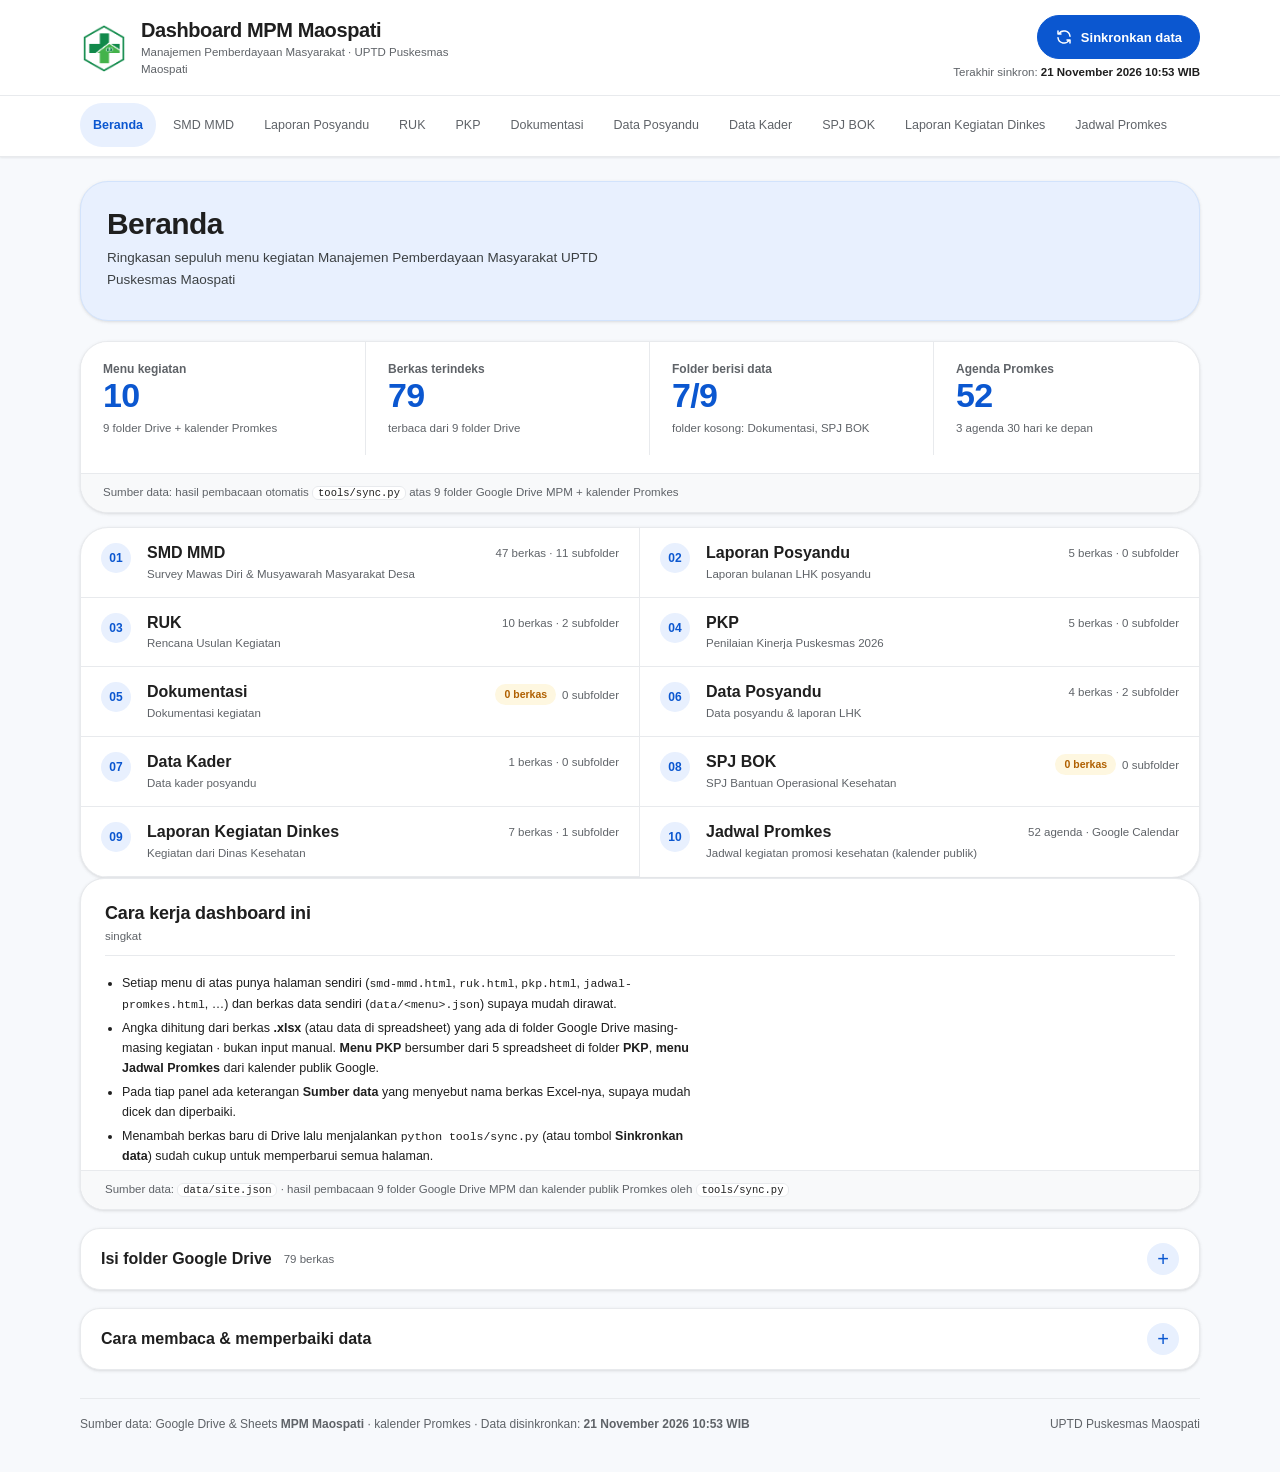
<file: index.html>
<!doctype html>
<html lang="id">
<head>
<meta charset="utf-8"/>
<meta name="viewport" content="width=device-width,initial-scale=1"/>
<meta name="theme-color" content="#f7f9fc"/>
<title>Dashboard MPM Maospati</title>
<meta name="description" content="Ringkasan sepuluh menu kegiatan Manajemen Pemberdayaan Masyarakat UPTD Puskesmas Maospati"/>
<link rel="stylesheet" href="assets/style.css"/>
</head>
<body data-page="index">
<a class="skip" href="#main">Langsung ke isi</a>
<div class="topwrap">
  <header class="top">
    <div class="inner">
      <button class="menu-toggle" id="menutoggle" type="button" aria-expanded="false" aria-controls="navmenu" aria-label="Buka menu">
        <span class="menu-icon" aria-hidden="true"><span></span><span></span><span></span></span>
        <span class="menu-toggle-label">Menu</span>
      </button>
      <div class="brand">
        <img class="logo" src="assets/logo-puskesmas.png" alt="" width="95" height="105">
        <div>
          <h1>Dashboard MPM Maospati</h1>
          <p>Manajemen Pemberdayaan Masyarakat &middot; UPTD Puskesmas Maospati</p>
        </div>
      </div>
      <div id="drivebtn"></div>
    </div>
  </header>
  <nav class="menu" aria-label="Menu utama"><div class="navinner" id="navmenu"></div></nav>
</div>

<main class="wrap" id="main">
  <div class="pagehead">
    <div class="t">
      <h2 id="pagetitle">Beranda</h2>
      <p id="pagesub">Ringkasan sepuluh menu kegiatan Manajemen Pemberdayaan Masyarakat UPTD Puskesmas Maospati</p>
      <div class="stat-line" id="pagemeta"></div>
    </div>
    <div id="drivebtn2"></div>
  </div>

  <div class="banner" id="banner"></div>

<div class="grid k4" id="kpis" style="margin-bottom:14px"></div>
  <div id="cards"></div>
<section class="card"><h3>Cara kerja dashboard ini<span>singkat</span></h3><div id="catatan"></div><p class="src">Sumber data: <code>data/site.json</code> · hasil pembacaan 9 folder Google Drive MPM dan kalender publik Promkes oleh <code>tools/sync.py</code></p></section>

  <details class="utility">
    <summary><span id="treecard">Isi folder Google Drive</span> <span id="filecount">memuat</span></summary>
    <div class="body">
      <div class="tree" id="treehost"><p class="muted">Memuat daftar berkas...</p></div>
      <p class="note">Klik nama berkas atau folder untuk membukanya di Google Drive. Daftar ini mengikuti isi
      folder saat data disinkronkan ulang (<code>python tools/sync.py</code>).</p>
    </div>
  </details>

  <details class="utility">
    <summary>Cara membaca &amp; memperbaiki data</summary>
    <div class="body">
      <ul class="tl">
        <li>Setiap panel mencantumkan <b>sumber data</b> di bagian bawah kartu: nama berkas Excel atau
        spreadsheet asalnya, beserta folder Drive tempat berkas itu berada.</li>
        <li>Kalau angka di halaman berbeda dengan dugaan Anda, buka berkas Excel atau spreadsheet itu
        (tombol <b>Buka folder Drive</b> / <b>Buka spreadsheet</b> di atas) dan cocokkan kolomnya.</li>
        <li>Sesudah berkas diperbaiki di Drive atau spreadsheet disunting, tekan <b>Sinkronkan data</b> di kanan atas agar
        halaman menampilkan angka terbaru.</li>
        <li>Format berkas yang dipakai dashboard dijelaskan di README pada bagian
        "Saran perbaikan data".</li>
      </ul>
    </div>
  </details>

  <footer class="foot">
    <span>Sumber data: Google Drive &amp; Sheets <b>MPM Maospati</b> &middot; kalender Promkes &middot; <span id="synced">memuat…</span></span>
    <span>UPTD Puskesmas Maospati</span>
  </footer>
</main>

<script>window.__DATA__ = window.__DATA__ || {}; window.__DATA__["index"] = {
 "generated": "21 November 2026 10:53 WIB",
 "folders": [
  {
   "slug": "smd-mmd",
   "menu": "SMD MMD",
   "subjudul": "Survey Mawas Diri & Musyawarah Masyarakat Desa",
   "deskripsi": "Data SMD/MMD, analisa hasil & rekap per desa",
   "id": "1GvbF6KR_MXwwyOlLInTzMxTab3rYw7Fz",
   "url": "https://drive.google.com/drive/folders/1GvbF6KR_MXwwyOlLInTzMxTab3rYw7Fz",
   "berkas": 47,
   "subfolder": 11,
   "adaData": true
  },
  {
   "slug": "laporan-posyandu",
   "menu": "Laporan Posyandu",
   "subjudul": "Laporan bulanan LHK posyandu",
   "deskripsi": "Kelengkapan laporan LHK per bulan",
   "id": "1HYFFzGGYg9UUjoV5UsjfuDG9WmXJMrqS",
   "url": "https://drive.google.com/drive/folders/1HYFFzGGYg9UUjoV5UsjfuDG9WmXJMrqS",
   "berkas": 5,
   "subfolder": 0,
   "adaData": true
  },
  {
   "slug": "ruk",
   "menu": "RUK",
   "subjudul": "Rencana Usulan Kegiatan",
   "deskripsi": "Usulan kegiatan & kebutuhan anggaran tahunan",
   "id": "1rDLnBMxf71TeG85YO74wCrfsKjjOL4Qv",
   "url": "https://drive.google.com/drive/folders/1rDLnBMxf71TeG85YO74wCrfsKjjOL4Qv",
   "berkas": 10,
   "subfolder": 2,
   "adaData": true
  },
  {
   "slug": "pkp",
   "menu": "PKP",
   "subjudul": "Penilaian Kinerja Puskesmas 2026",
   "deskripsi": "Capaian program intervensi & PHBS per desa dan per bulan",
   "id": "1Lqh-rb8Bk8U-1MMHB4wCWEKriISKtuWl",
   "url": "https://drive.google.com/drive/folders/1Lqh-rb8Bk8U-1MMHB4wCWEKriISKtuWl",
   "berkas": 5,
   "subfolder": 0,
   "adaData": true
  },
  {
   "slug": "dokumentasi",
   "menu": "Dokumentasi",
   "subjudul": "Dokumentasi kegiatan",
   "deskripsi": "Foto & berkas dokumentasi kegiatan",
   "id": "1AfusP3TNvnC54SPrRWWxI6twW6G8ASWF",
   "url": "https://drive.google.com/drive/folders/1AfusP3TNvnC54SPrRWWxI6twW6G8ASWF",
   "berkas": 0,
   "subfolder": 0,
   "adaData": false
  },
  {
   "slug": "data-posyandu",
   "menu": "Data Posyandu",
   "subjudul": "Data posyandu & laporan LHK",
   "deskripsi": "Daftar posyandu ILP beserta statusnya",
   "id": "19dczLeNHcb20b9r-fVi1QP5ohF7oqQim",
   "url": "https://drive.google.com/drive/folders/19dczLeNHcb20b9r-fVi1QP5ohF7oqQim",
   "berkas": 4,
   "subfolder": 2,
   "adaData": true
  },
  {
   "slug": "data-kader",
   "menu": "Data Kader",
   "subjudul": "Data kader posyandu",
   "deskripsi": "Rekap jumlah kader per posyandu",
   "id": "1ANnRWgVu15SUEsVssE5afvYzzHpgKLgl",
   "url": "https://drive.google.com/drive/folders/1ANnRWgVu15SUEsVssE5afvYzzHpgKLgl",
   "berkas": 1,
   "subfolder": 0,
   "adaData": true
  },
  {
   "slug": "spj-bok",
   "menu": "SPJ BOK",
   "subjudul": "SPJ Bantuan Operasional Kesehatan",
   "deskripsi": "Berkas pertanggungjawaban BOK",
   "id": "1YmIQquag2Qxr3jv3pFzBHjcCd8YB9mE9",
   "url": "https://drive.google.com/drive/folders/1YmIQquag2Qxr3jv3pFzBHjcCd8YB9mE9",
   "berkas": 0,
   "subfolder": 0,
   "adaData": false
  },
  {
   "slug": "laporan-kegiatan-dinkes",
   "menu": "Laporan Kegiatan Dinkes",
   "subjudul": "Kegiatan dari Dinas Kesehatan",
   "deskripsi": "Kegiatan DINKES & administrasi kader buaian",
   "id": "1RTT0Ey5NanOQfGYj2v7yAZf0UrTtGlkw",
   "url": "https://drive.google.com/drive/folders/1RTT0Ey5NanOQfGYj2v7yAZf0UrTtGlkw",
   "berkas": 7,
   "subfolder": 1,
   "adaData": true
  },
  {
   "slug": "jadwal-promkes",
   "menu": "Jadwal Promkes",
   "subjudul": "Jadwal kegiatan promosi kesehatan (kalender publik)",
   "deskripsi": "Kalender kegiatan Promkes - agenda SMD/MMD, posyandu, dan penyuluhan",
   "id": "",
   "url": "https://calendar.google.com/calendar/embed?src=dhellayaamanda2%40gmail.com&ctz=Asia%2FJakarta&hl=id&mode=MONTH&showTitle=0&showPrint=0&showTz=0&showCalendars=0&showTabs=1",
   "berkas": 52,
   "subfolder": 0,
   "adaData": true,
   "jenis": "kalender",
   "keterangan": "3 agenda 30 hari ke depan"
  }
 ]
};</script>
<script src="assets/app.js"></script>
<script src="assets/pages/index.js"></script>
</body>
</html>
</file>
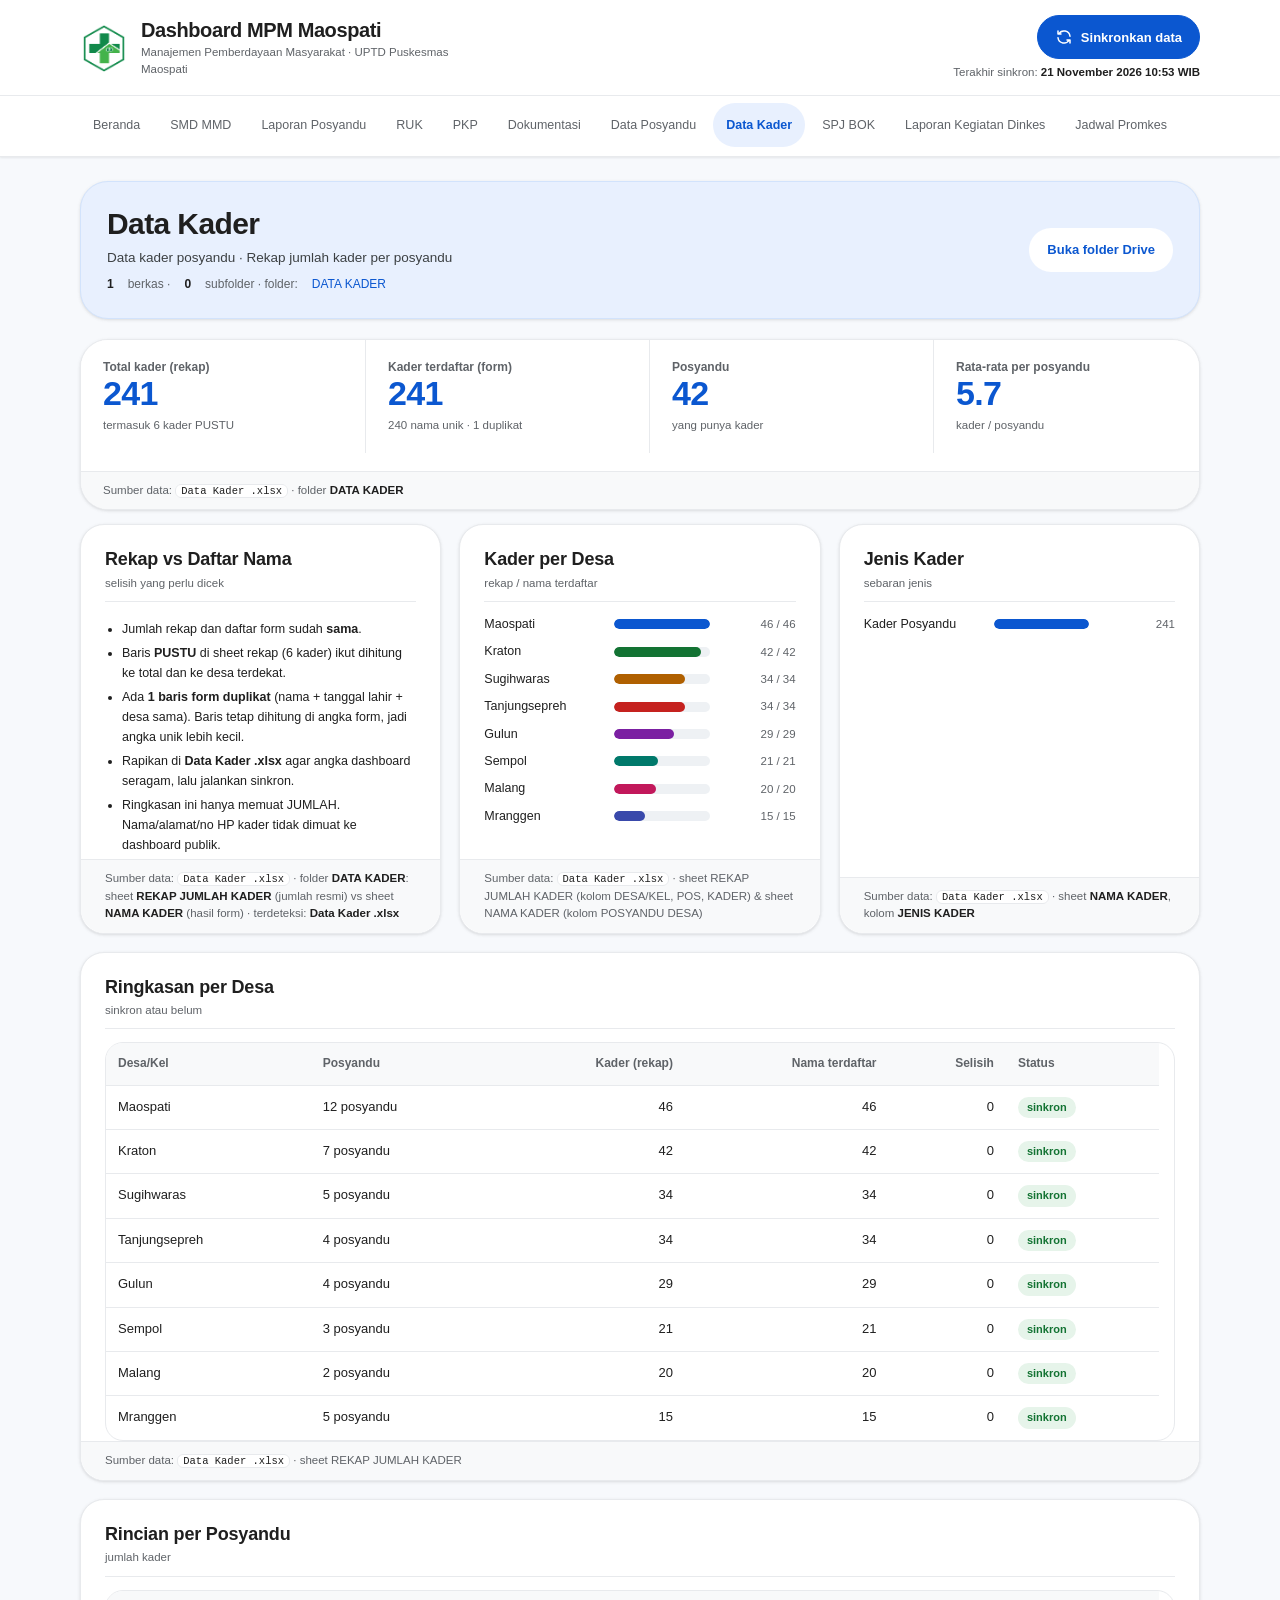
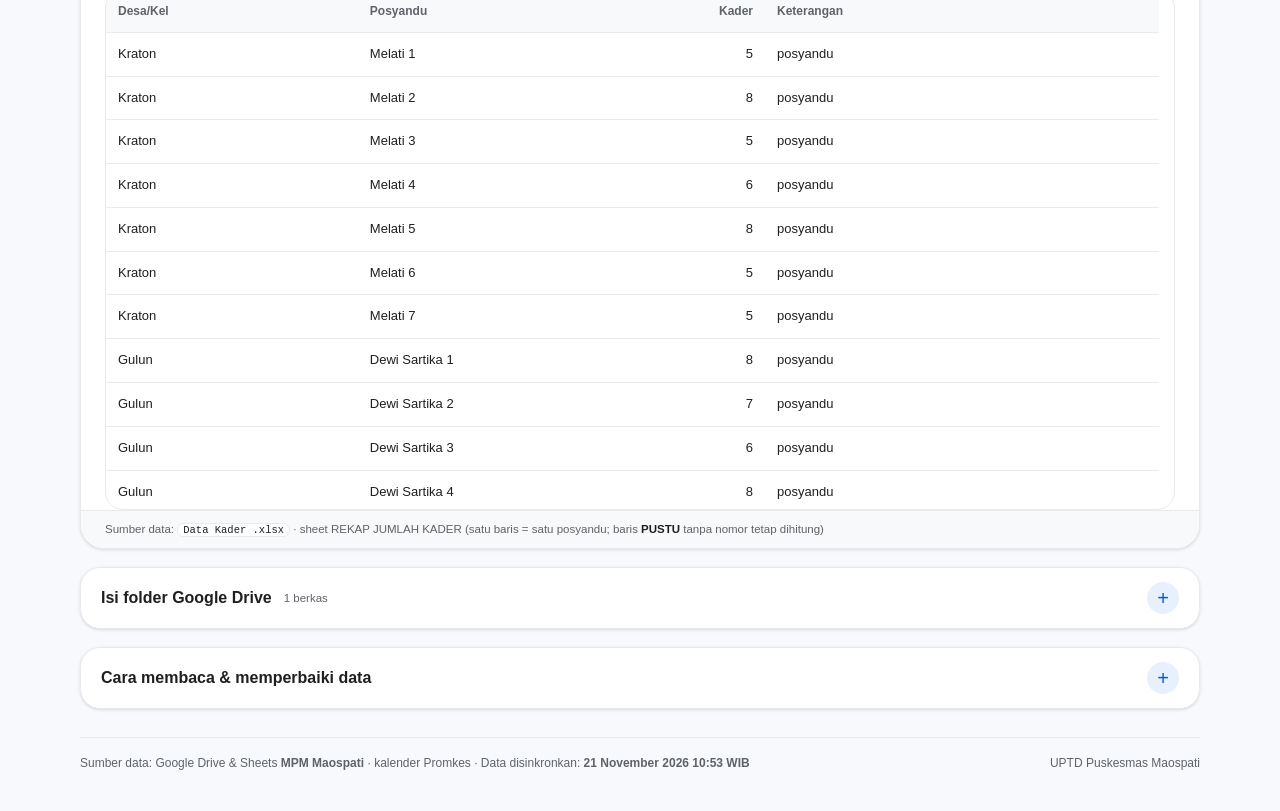
<file: data-kader.html>
<!doctype html>
<html lang="id">
<head>
<meta charset="utf-8"/>
<meta name="viewport" content="width=device-width,initial-scale=1"/>
<meta name="theme-color" content="#f7f9fc"/>
<title>Data Kader · Dashboard MPM Maospati</title>
<meta name="description" content="Rekap jumlah kader posyandu per posyandu dan per desa (tanpa data pribadi)"/>
<link rel="stylesheet" href="assets/style.css"/>
</head>
<body data-page="data-kader">
<a class="skip" href="#main">Langsung ke isi</a>
<div class="topwrap">
  <header class="top">
    <div class="inner">
      <button class="menu-toggle" id="menutoggle" type="button" aria-expanded="false" aria-controls="navmenu" aria-label="Buka menu">
        <span class="menu-icon" aria-hidden="true"><span></span><span></span><span></span></span>
        <span class="menu-toggle-label">Menu</span>
      </button>
      <div class="brand">
        <img class="logo" src="assets/logo-puskesmas.png" alt="" width="95" height="105">
        <div>
          <h1>Dashboard MPM Maospati</h1>
          <p>Manajemen Pemberdayaan Masyarakat &middot; UPTD Puskesmas Maospati</p>
        </div>
      </div>
      <div id="drivebtn"></div>
    </div>
  </header>
  <nav class="menu" aria-label="Menu utama"><div class="navinner" id="navmenu"></div></nav>
</div>

<main class="wrap" id="main">
  <div class="pagehead">
    <div class="t">
      <h2 id="pagetitle">Data Kader</h2>
      <p id="pagesub">Rekap jumlah kader posyandu per posyandu dan per desa (tanpa data pribadi)</p>
      <div class="stat-line" id="pagemeta"></div>
    </div>
    <div id="drivebtn2"></div>
  </div>

  <div class="banner" id="banner"></div>

<div class="grid k4" id="kpis" style="margin-bottom:14px"></div>
  <div class="grid k2">
<section class="card"><h3>Rekap vs Daftar Nama<span>selisih yang perlu dicek</span></h3><div id="c-selisih"></div><p class="src" data-auto-sumber="1">Sumber data: <code>Data Kader .xlsx</code> · folder <b>DATA KADER</b>: sheet <b>REKAP JUMLAH KADER</b> (jumlah resmi) vs sheet <b>NAMA KADER</b> (hasil form)</p></section><section class="card"><h3>Kader per Desa<span>rekap / nama terdaftar</span></h3><div id="c-desa"></div><p class="src">Sumber data: <code>Data Kader .xlsx</code> · sheet REKAP JUMLAH KADER (kolom DESA/KEL, POS, KADER) &amp; sheet NAMA KADER (kolom POSYANDU DESA)</p></section><section class="card"><h3>Jenis Kader<span>sebaran jenis</span></h3><div id="c-jenis"></div><p class="src">Sumber data: <code>Data Kader .xlsx</code> · sheet <b>NAMA KADER</b>, kolom <b>JENIS KADER</b></p></section><section class="card full"><h3>Ringkasan per Desa<span>sinkron atau belum</span></h3><div class="scroll"><table id="t-kader"></table></div><p class="src">Sumber data: <code>Data Kader .xlsx</code> · sheet REKAP JUMLAH KADER</p></section><section class="card full"><h3>Rincian per Posyandu<span>jumlah kader</span></h3><div class="scroll"><table id="t-perpos"></table></div><p class="src">Sumber data: <code>Data Kader .xlsx</code> · sheet REKAP JUMLAH KADER (satu baris = satu posyandu; baris <b>PUSTU</b> tanpa nomor tetap dihitung)</p></section></div>

  <details class="utility">
    <summary><span id="treecard">Isi folder Google Drive</span> <span id="filecount">memuat</span></summary>
    <div class="body">
      <div class="tree" id="treehost"><p class="muted">Memuat daftar berkas...</p></div>
      <p class="note">Klik nama berkas atau folder untuk membukanya di Google Drive. Daftar ini mengikuti isi
      folder saat data disinkronkan ulang (<code>python tools/sync.py</code>).</p>
    </div>
  </details>

  <details class="utility">
    <summary>Cara membaca &amp; memperbaiki data</summary>
    <div class="body">
      <ul class="tl">
        <li>Setiap panel mencantumkan <b>sumber data</b> di bagian bawah kartu: nama berkas Excel atau
        spreadsheet asalnya, beserta folder Drive tempat berkas itu berada.</li>
        <li>Kalau angka di halaman berbeda dengan dugaan Anda, buka berkas Excel atau spreadsheet itu
        (tombol <b>Buka folder Drive</b> / <b>Buka spreadsheet</b> di atas) dan cocokkan kolomnya.</li>
        <li>Sesudah berkas diperbaiki di Drive atau spreadsheet disunting, tekan <b>Sinkronkan data</b> di kanan atas agar
        halaman menampilkan angka terbaru.</li>
        <li>Format berkas yang dipakai dashboard dijelaskan di README pada bagian
        "Saran perbaikan data".</li>
      </ul>
    </div>
  </details>

  <footer class="foot">
    <span>Sumber data: Google Drive &amp; Sheets <b>MPM Maospati</b> &middot; kalender Promkes &middot; <span id="synced">memuat…</span></span>
    <span>UPTD Puskesmas Maospati</span>
  </footer>
</main>

<script>window.__DATA__ = window.__DATA__ || {}; window.__DATA__["data-kader"] = {"slug": "data-kader", "menu": "Data Kader", "subjudul": "Data kader posyandu", "deskripsi": "Rekap jumlah kader per posyandu", "folder": {"id": "1ANnRWgVu15SUEsVssE5afvYzzHpgKLgl", "url": "https://drive.google.com/drive/folders/1ANnRWgVu15SUEsVssE5afvYzzHpgKLgl", "name": "DATA KADER"}, "statistik": {"berkas": 1, "subfolder": 0}, "struktur": {"name": "DATA KADER", "id": "1ANnRWgVu15SUEsVssE5afvYzzHpgKLgl", "url": "https://drive.google.com/drive/folders/1ANnRWgVu15SUEsVssE5afvYzzHpgKLgl", "files": [{"id": "1zSv50AeJG_EDvxZMdMz8OIgBFwzdjjdB", "name": "Data Kader .xlsx", "kind": "file", "modified": "Oct 21", "url": "https://drive.google.com/file/d/1zSv50AeJG_EDvxZMdMz8OIgBFwzdjjdB/view"}], "children": []}, "files": [{"id": "1zSv50AeJG_EDvxZMdMz8OIgBFwzdjjdB", "name": "Data Kader .xlsx", "kind": "file", "modified": "Oct 21", "url": "https://drive.google.com/file/d/1zSv50AeJG_EDvxZMdMz8OIgBFwzdjjdB/view", "path": "DATA KADER"}], "analisa": {"kpi": {"total": 241, "totalSheet": 241, "pustu": 6, "daftarNama": 241, "daftarUnik": 240, "duplikat": 1, "posyandu": 42, "rataPerPos": 5.7, "sumber": "Data Kader .xlsx"}, "cek": {"rekap": 241, "rekapLembar": 241, "form": 241, "formUnik": 240, "duplikat": 1, "selisih": 0, "selisihLembar": 0}, "perPos": [{"desa": "Kraton", "pos": "Melati 1", "kader": 5}, {"desa": "Kraton", "pos": "Melati 2", "kader": 8}, {"desa": "Kraton", "pos": "Melati 3", "kader": 5}, {"desa": "Kraton", "pos": "Melati 4", "kader": 6}, {"desa": "Kraton", "pos": "Melati 5", "kader": 8}, {"desa": "Kraton", "pos": "Melati 6", "kader": 5}, {"desa": "Kraton", "pos": "Melati 7", "kader": 5}, {"desa": "Gulun", "pos": "Dewi Sartika 1", "kader": 8}, {"desa": "Gulun", "pos": "Dewi Sartika 2", "kader": 7}, {"desa": "Gulun", "pos": "Dewi Sartika 3", "kader": 6}, {"desa": "Gulun", "pos": "Dewi Sartika 4", "kader": 8}, {"desa": "Malang", "pos": "Cut Nyak Dien 1", "kader": 8}, {"desa": "Malang", "pos": "Cut Nyak Dien 2", "kader": 10}, {"desa": "Malang", "pos": "Pustu", "kader": 2, "tambahan": true}, {"desa": "Maospati", "pos": "Cut Mutia 1", "kader": 3}, {"desa": "Maospati", "pos": "Cut Mutia 2", "kader": 6}, {"desa": "Maospati", "pos": "Cut Mutia 3", "kader": 5}, {"desa": "Maospati", "pos": "Cut Mutia 4", "kader": 5}, {"desa": "Maospati", "pos": "Cut Mutia 5", "kader": 1}, {"desa": "Maospati", "pos": "Cut Mutia 6", "kader": 4}, {"desa": "Maospati", "pos": "Cut Mutia 7", "kader": 2}, {"desa": "Maospati", "pos": "Cut Mutia 8", "kader": 2}, {"desa": "Maospati", "pos": "Cut Mutia 9", "kader": 4}, {"desa": "Maospati", "pos": "Merak", "kader": 5}, {"desa": "Maospati", "pos": "Camar", "kader": 4}, {"desa": "Maospati", "pos": "Cendrawasih", "kader": 5}, {"desa": "Mranggen", "pos": "Pos 1", "kader": 3}, {"desa": "Mranggen", "pos": "Pos 2", "kader": 2}, {"desa": "Mranggen", "pos": "Pos 3", "kader": 2}, {"desa": "Mranggen", "pos": "Pos 4", "kader": 6}, {"desa": "Mranggen", "pos": "Pos 5", "kader": 2}, {"desa": "Sempol", "pos": "Larasati 1", "kader": 11}, {"desa": "Sempol", "pos": "Larasati 2", "kader": 4}, {"desa": "Sempol", "pos": "Larasati 3", "kader": 6}, {"desa": "Sugihwaras", "pos": "Srikandi 1", "kader": 7}, {"desa": "Sugihwaras", "pos": "Srikandi 2", "kader": 6}, {"desa": "Sugihwaras", "pos": "Srikandi 3", "kader": 7}, {"desa": "Sugihwaras", "pos": "Srikandi 4", "kader": 7}, {"desa": "Sugihwaras", "pos": "Srikandi 5", "kader": 5}, {"desa": "Sugihwaras", "pos": "Pustu", "kader": 2, "tambahan": true}, {"desa": "Tanjungsepreh", "pos": "Kilisuci 1", "kader": 7}, {"desa": "Tanjungsepreh", "pos": "Kilisuci 2", "kader": 9}, {"desa": "Tanjungsepreh", "pos": "Kilisuci 3", "kader": 8}, {"desa": "Tanjungsepreh", "pos": "Kilisuci 4", "kader": 8}, {"desa": "Tanjungsepreh", "pos": "Pustu", "kader": 2, "tambahan": true}], "pustu": [{"desa": "Malang", "pos": "Pustu", "kader": 2, "tambahan": true}, {"desa": "Sugihwaras", "pos": "Pustu", "kader": 2, "tambahan": true}, {"desa": "Tanjungsepreh", "pos": "Pustu", "kader": 2, "tambahan": true}], "perDesa": [{"desa": "Maospati", "kader": 46, "nama": 46, "selisih": 0}, {"desa": "Kraton", "kader": 42, "nama": 42, "selisih": 0}, {"desa": "Sugihwaras", "kader": 34, "nama": 34, "selisih": 0}, {"desa": "Tanjungsepreh", "kader": 34, "nama": 34, "selisih": 0}, {"desa": "Gulun", "kader": 29, "nama": 29, "selisih": 0}, {"desa": "Sempol", "kader": 21, "nama": 21, "selisih": 0}, {"desa": "Malang", "kader": 20, "nama": 20, "selisih": 0}, {"desa": "Mranggen", "kader": 15, "nama": 15, "selisih": 0}], "jenis": [{"jenis": "Kader Posyandu", "jumlah": 241}], "privasi": "Ringkasan ini hanya memuat JUMLAH. Nama/alamat/no HP kader tidak dimuat ke dashboard publik."}, "adaData": true, "generated": "21 November 2026 10:53 WIB"};</script>
<script src="assets/app.js"></script>
<script src="assets/pages/data-kader.js"></script>
</body>
</html>
</file>
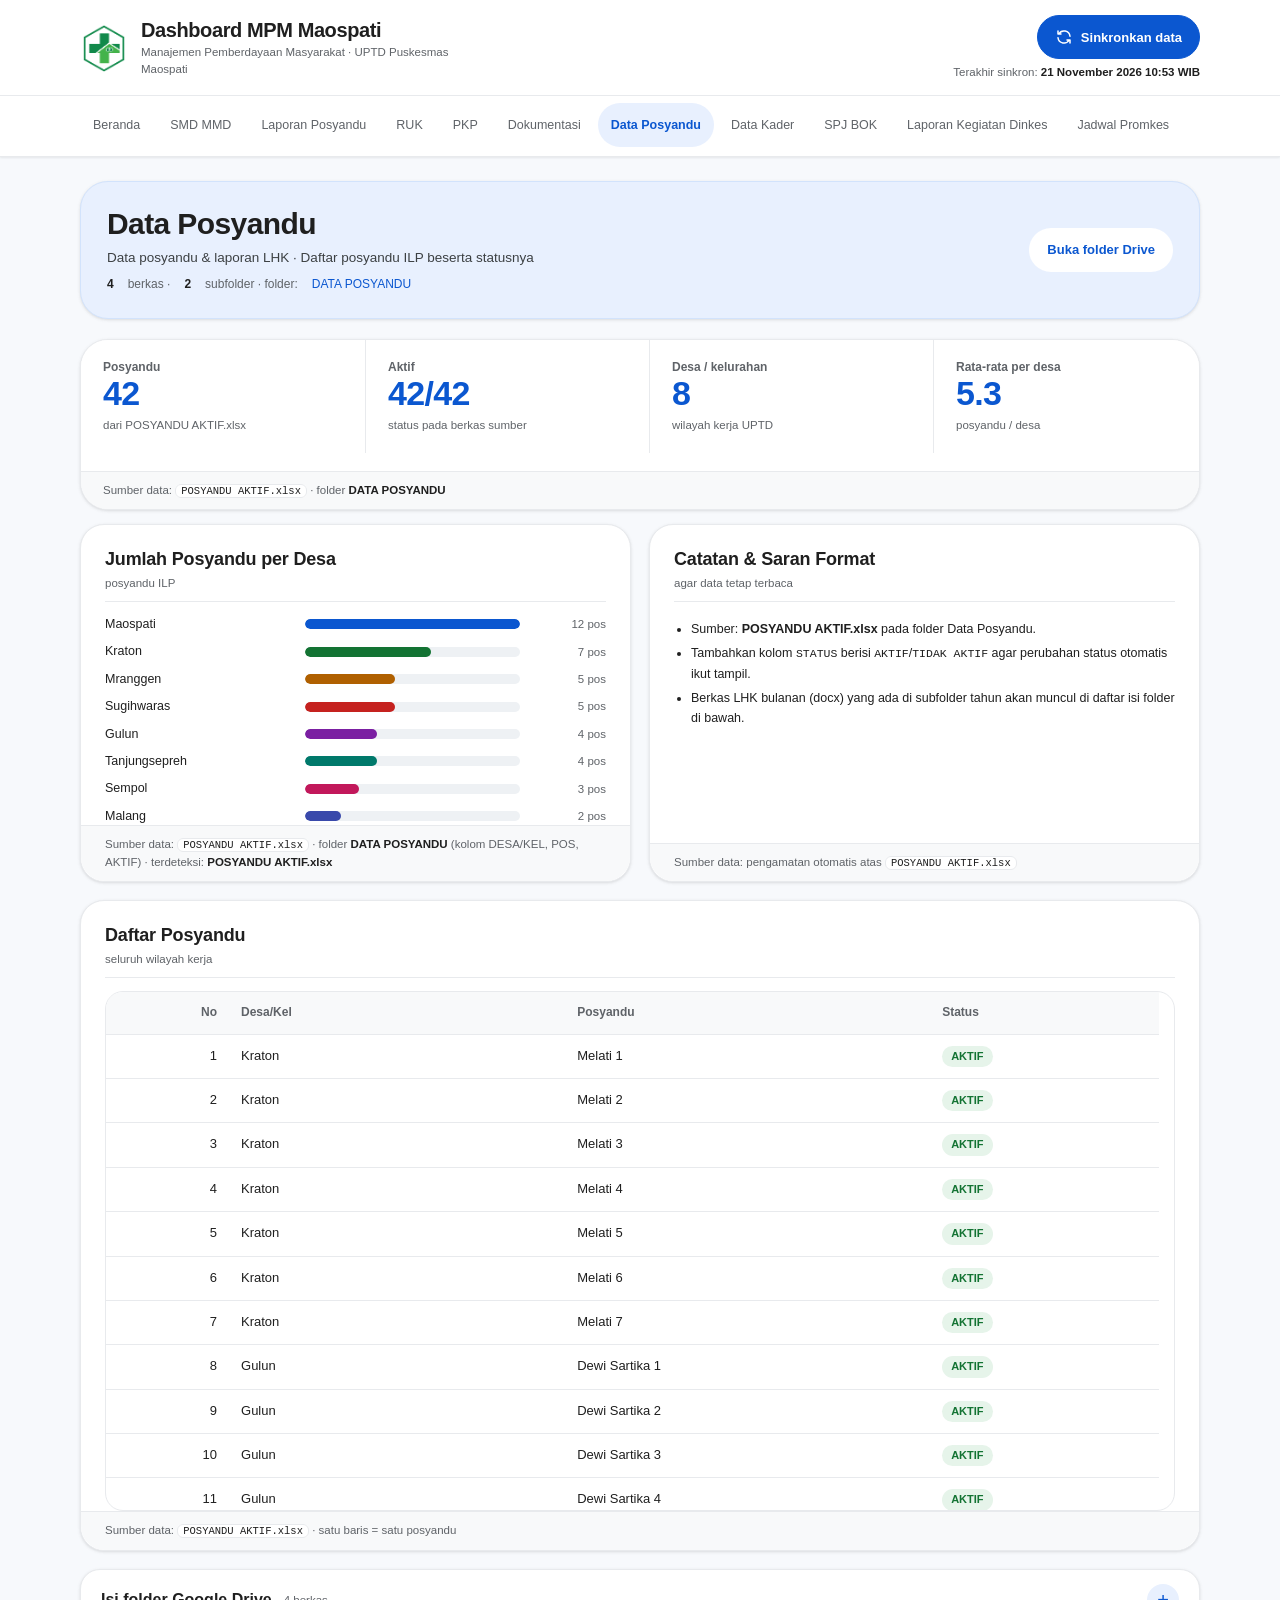
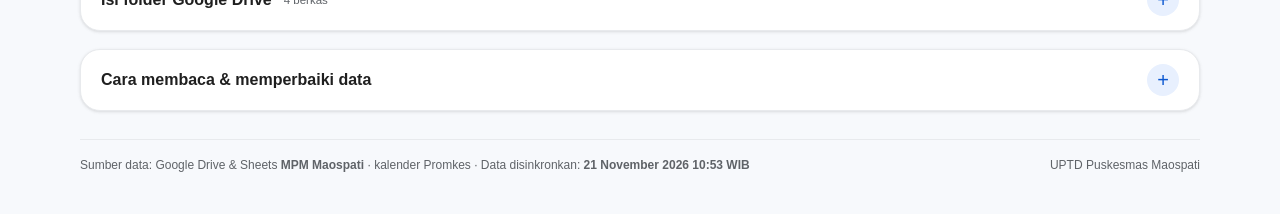
<file: data-posyandu.html>
<!doctype html>
<html lang="id">
<head>
<meta charset="utf-8"/>
<meta name="viewport" content="width=device-width,initial-scale=1"/>
<meta name="theme-color" content="#f7f9fc"/>
<title>Data Posyandu · Dashboard MPM Maospati</title>
<meta name="description" content="Daftar posyandu ILP wilayah kerja UPTD Puskesmas Maospati beserta status keaktifannya"/>
<link rel="stylesheet" href="assets/style.css"/>
</head>
<body data-page="data-posyandu">
<a class="skip" href="#main">Langsung ke isi</a>
<div class="topwrap">
  <header class="top">
    <div class="inner">
      <button class="menu-toggle" id="menutoggle" type="button" aria-expanded="false" aria-controls="navmenu" aria-label="Buka menu">
        <span class="menu-icon" aria-hidden="true"><span></span><span></span><span></span></span>
        <span class="menu-toggle-label">Menu</span>
      </button>
      <div class="brand">
        <img class="logo" src="assets/logo-puskesmas.png" alt="" width="95" height="105">
        <div>
          <h1>Dashboard MPM Maospati</h1>
          <p>Manajemen Pemberdayaan Masyarakat &middot; UPTD Puskesmas Maospati</p>
        </div>
      </div>
      <div id="drivebtn"></div>
    </div>
  </header>
  <nav class="menu" aria-label="Menu utama"><div class="navinner" id="navmenu"></div></nav>
</div>

<main class="wrap" id="main">
  <div class="pagehead">
    <div class="t">
      <h2 id="pagetitle">Data Posyandu</h2>
      <p id="pagesub">Daftar posyandu ILP wilayah kerja UPTD Puskesmas Maospati beserta status keaktifannya</p>
      <div class="stat-line" id="pagemeta"></div>
    </div>
    <div id="drivebtn2"></div>
  </div>

  <div class="banner" id="banner"></div>

<div class="grid k4" id="kpis" style="margin-bottom:14px"></div>
  <div class="grid k2">
<section class="card"><h3>Jumlah Posyandu per Desa<span>posyandu ILP</span></h3><div id="c-desa"></div><p class="src" data-auto-sumber="1">Sumber data: <code>POSYANDU AKTIF.xlsx</code> · folder <b>DATA POSYANDU</b> (kolom DESA/KEL, POS, AKTIF)</p></section><section class="card"><h3>Catatan &amp; Saran Format<span>agar data tetap terbaca</span></h3><div id="c-catatan"></div><p class="src">Sumber data: pengamatan otomatis atas <code>POSYANDU AKTIF.xlsx</code></p></section><section class="card full"><h3>Daftar Posyandu<span>seluruh wilayah kerja</span></h3><div class="scroll"><table id="t-pos"></table></div><p class="src">Sumber data: <code>POSYANDU AKTIF.xlsx</code> · satu baris = satu posyandu</p></section></div>

  <details class="utility">
    <summary><span id="treecard">Isi folder Google Drive</span> <span id="filecount">memuat</span></summary>
    <div class="body">
      <div class="tree" id="treehost"><p class="muted">Memuat daftar berkas...</p></div>
      <p class="note">Klik nama berkas atau folder untuk membukanya di Google Drive. Daftar ini mengikuti isi
      folder saat data disinkronkan ulang (<code>python tools/sync.py</code>).</p>
    </div>
  </details>

  <details class="utility">
    <summary>Cara membaca &amp; memperbaiki data</summary>
    <div class="body">
      <ul class="tl">
        <li>Setiap panel mencantumkan <b>sumber data</b> di bagian bawah kartu: nama berkas Excel atau
        spreadsheet asalnya, beserta folder Drive tempat berkas itu berada.</li>
        <li>Kalau angka di halaman berbeda dengan dugaan Anda, buka berkas Excel atau spreadsheet itu
        (tombol <b>Buka folder Drive</b> / <b>Buka spreadsheet</b> di atas) dan cocokkan kolomnya.</li>
        <li>Sesudah berkas diperbaiki di Drive atau spreadsheet disunting, tekan <b>Sinkronkan data</b> di kanan atas agar
        halaman menampilkan angka terbaru.</li>
        <li>Format berkas yang dipakai dashboard dijelaskan di README pada bagian
        "Saran perbaikan data".</li>
      </ul>
    </div>
  </details>

  <footer class="foot">
    <span>Sumber data: Google Drive &amp; Sheets <b>MPM Maospati</b> &middot; kalender Promkes &middot; <span id="synced">memuat…</span></span>
    <span>UPTD Puskesmas Maospati</span>
  </footer>
</main>

<script>window.__DATA__ = window.__DATA__ || {}; window.__DATA__["data-posyandu"] = {"slug": "data-posyandu", "menu": "Data Posyandu", "subjudul": "Data posyandu & laporan LHK", "deskripsi": "Daftar posyandu ILP beserta statusnya", "folder": {"id": "19dczLeNHcb20b9r-fVi1QP5ohF7oqQim", "url": "https://drive.google.com/drive/folders/19dczLeNHcb20b9r-fVi1QP5ohF7oqQim", "name": "DATA POSYANDU"}, "statistik": {"berkas": 4, "subfolder": 2}, "struktur": {"name": "DATA POSYANDU", "id": "19dczLeNHcb20b9r-fVi1QP5ohF7oqQim", "url": "https://drive.google.com/drive/folders/19dczLeNHcb20b9r-fVi1QP5ohF7oqQim", "files": [{"id": "1VbuflAQ3HEMveurs8PgEqRK1EKMO3PMW", "name": "POSYANDU AKTIF.xlsx", "kind": "file", "modified": "Oct 19", "url": "https://drive.google.com/file/d/1VbuflAQ3HEMveurs8PgEqRK1EKMO3PMW/view"}], "children": [{"name": "2025", "id": "1cJZeScm5RdswdiQ7iVuxvTthAZeT-T4k", "url": "https://drive.google.com/drive/folders/1cJZeScm5RdswdiQ7iVuxvTthAZeT-T4k", "files": [], "children": []}, {"name": "2026", "id": "156DCb58fYye8G86M9oqdY3-LgcaIauWK", "url": "https://drive.google.com/drive/folders/156DCb58fYye8G86M9oqdY3-LgcaIauWK", "files": [{"id": "15tVrS8SVskIjSV4p16ZVEY30TH_YagZo", "name": "LHK POSYANDU FEB 2026.docx", "kind": "file", "modified": "Oct 19", "url": "https://drive.google.com/file/d/15tVrS8SVskIjSV4p16ZVEY30TH_YagZo/view"}, {"id": "1f-UjZfFwcEO6fScrkaNVQb-IxV--_o2m", "name": "LHK POSYANDU JAN 2026.docx", "kind": "file", "modified": "Oct 19", "url": "https://drive.google.com/file/d/1f-UjZfFwcEO6fScrkaNVQb-IxV--_o2m/view"}, {"id": "1CnGqKn15UtOqh1VIl9wpcq7QIH82nth0", "name": "LHK POSYANDU MAR 2026.docx", "kind": "file", "modified": "Oct 19", "url": "https://drive.google.com/file/d/1CnGqKn15UtOqh1VIl9wpcq7QIH82nth0/view"}], "children": []}]}, "files": [{"id": "1VbuflAQ3HEMveurs8PgEqRK1EKMO3PMW", "name": "POSYANDU AKTIF.xlsx", "kind": "file", "modified": "Oct 19", "url": "https://drive.google.com/file/d/1VbuflAQ3HEMveurs8PgEqRK1EKMO3PMW/view", "path": "DATA POSYANDU"}, {"id": "15tVrS8SVskIjSV4p16ZVEY30TH_YagZo", "name": "LHK POSYANDU FEB 2026.docx", "kind": "file", "modified": "Oct 19", "url": "https://drive.google.com/file/d/15tVrS8SVskIjSV4p16ZVEY30TH_YagZo/view", "path": "2026"}, {"id": "1f-UjZfFwcEO6fScrkaNVQb-IxV--_o2m", "name": "LHK POSYANDU JAN 2026.docx", "kind": "file", "modified": "Oct 19", "url": "https://drive.google.com/file/d/1f-UjZfFwcEO6fScrkaNVQb-IxV--_o2m/view", "path": "2026"}, {"id": "1CnGqKn15UtOqh1VIl9wpcq7QIH82nth0", "name": "LHK POSYANDU MAR 2026.docx", "kind": "file", "modified": "Oct 19", "url": "https://drive.google.com/file/d/1CnGqKn15UtOqh1VIl9wpcq7QIH82nth0/view", "path": "2026"}], "analisa": {"kpi": {"posyandu": 42, "aktif": 42, "desa": 8, "sumber": "POSYANDU AKTIF.xlsx"}, "posyandu": [{"desa": "Kraton", "pos": "Melati 1", "aktif": true}, {"desa": "Kraton", "pos": "Melati 2", "aktif": true}, {"desa": "Kraton", "pos": "Melati 3", "aktif": true}, {"desa": "Kraton", "pos": "Melati 4", "aktif": true}, {"desa": "Kraton", "pos": "Melati 5", "aktif": true}, {"desa": "Kraton", "pos": "Melati 6", "aktif": true}, {"desa": "Kraton", "pos": "Melati 7", "aktif": true}, {"desa": "Gulun", "pos": "Dewi Sartika 1", "aktif": true}, {"desa": "Gulun", "pos": "Dewi Sartika 2", "aktif": true}, {"desa": "Gulun", "pos": "Dewi Sartika 3", "aktif": true}, {"desa": "Gulun", "pos": "Dewi Sartika 4", "aktif": true}, {"desa": "Malang", "pos": "Cut Nyak Dien 1", "aktif": true}, {"desa": "Malang", "pos": "Cut Nyak Dien 2", "aktif": true}, {"desa": "Maospati", "pos": "Cut Mutia 1", "aktif": true}, {"desa": "Maospati", "pos": "Cut Mutia 2", "aktif": true}, {"desa": "Maospati", "pos": "Cut Mutia 3", "aktif": true}, {"desa": "Maospati", "pos": "Cut Mutia 4", "aktif": true}, {"desa": "Maospati", "pos": "Cut Mutia 5", "aktif": true}, {"desa": "Maospati", "pos": "Cut Mutia 6", "aktif": true}, {"desa": "Maospati", "pos": "Cut Mutia 7", "aktif": true}, {"desa": "Maospati", "pos": "Cut Mutia 8", "aktif": true}, {"desa": "Maospati", "pos": "Cut Mutia 9", "aktif": true}, {"desa": "Maospati", "pos": "Merak", "aktif": true}, {"desa": "Maospati", "pos": "Camar", "aktif": true}, {"desa": "Maospati", "pos": "Cendrawasih", "aktif": true}, {"desa": "Mranggen", "pos": "Pos 1", "aktif": true}, {"desa": "Mranggen", "pos": "Pos 2", "aktif": true}, {"desa": "Mranggen", "pos": "Pos 3", "aktif": true}, {"desa": "Mranggen", "pos": "Pos 4", "aktif": true}, {"desa": "Mranggen", "pos": "Pos 5", "aktif": true}, {"desa": "Sempol", "pos": "Larasati 1", "aktif": true}, {"desa": "Sempol", "pos": "Larasati 2", "aktif": true}, {"desa": "Sempol", "pos": "Larasati 3", "aktif": true}, {"desa": "Sugihwaras", "pos": "Srikandi 1", "aktif": true}, {"desa": "Sugihwaras", "pos": "Srikandi 2", "aktif": true}, {"desa": "Sugihwaras", "pos": "Srikandi 3", "aktif": true}, {"desa": "Sugihwaras", "pos": "Srikandi 4", "aktif": true}, {"desa": "Sugihwaras", "pos": "Srikandi 5", "aktif": true}, {"desa": "Tanjungsepreh", "pos": "Kilisuci 1", "aktif": true}, {"desa": "Tanjungsepreh", "pos": "Kilisuci 2", "aktif": true}, {"desa": "Tanjungsepreh", "pos": "Kilisuci 3", "aktif": true}, {"desa": "Tanjungsepreh", "pos": "Kilisuci 4", "aktif": true}], "perDesa": [{"desa": "Maospati", "jumlah": 12}, {"desa": "Kraton", "jumlah": 7}, {"desa": "Mranggen", "jumlah": 5}, {"desa": "Sugihwaras", "jumlah": 5}, {"desa": "Gulun", "jumlah": 4}, {"desa": "Tanjungsepreh", "jumlah": 4}, {"desa": "Sempol", "jumlah": 3}, {"desa": "Malang", "jumlah": 2}]}, "adaData": true, "generated": "21 November 2026 10:53 WIB"};</script>
<script src="assets/app.js"></script>
<script src="assets/pages/data-posyandu.js"></script>
</body>
</html>
</file>
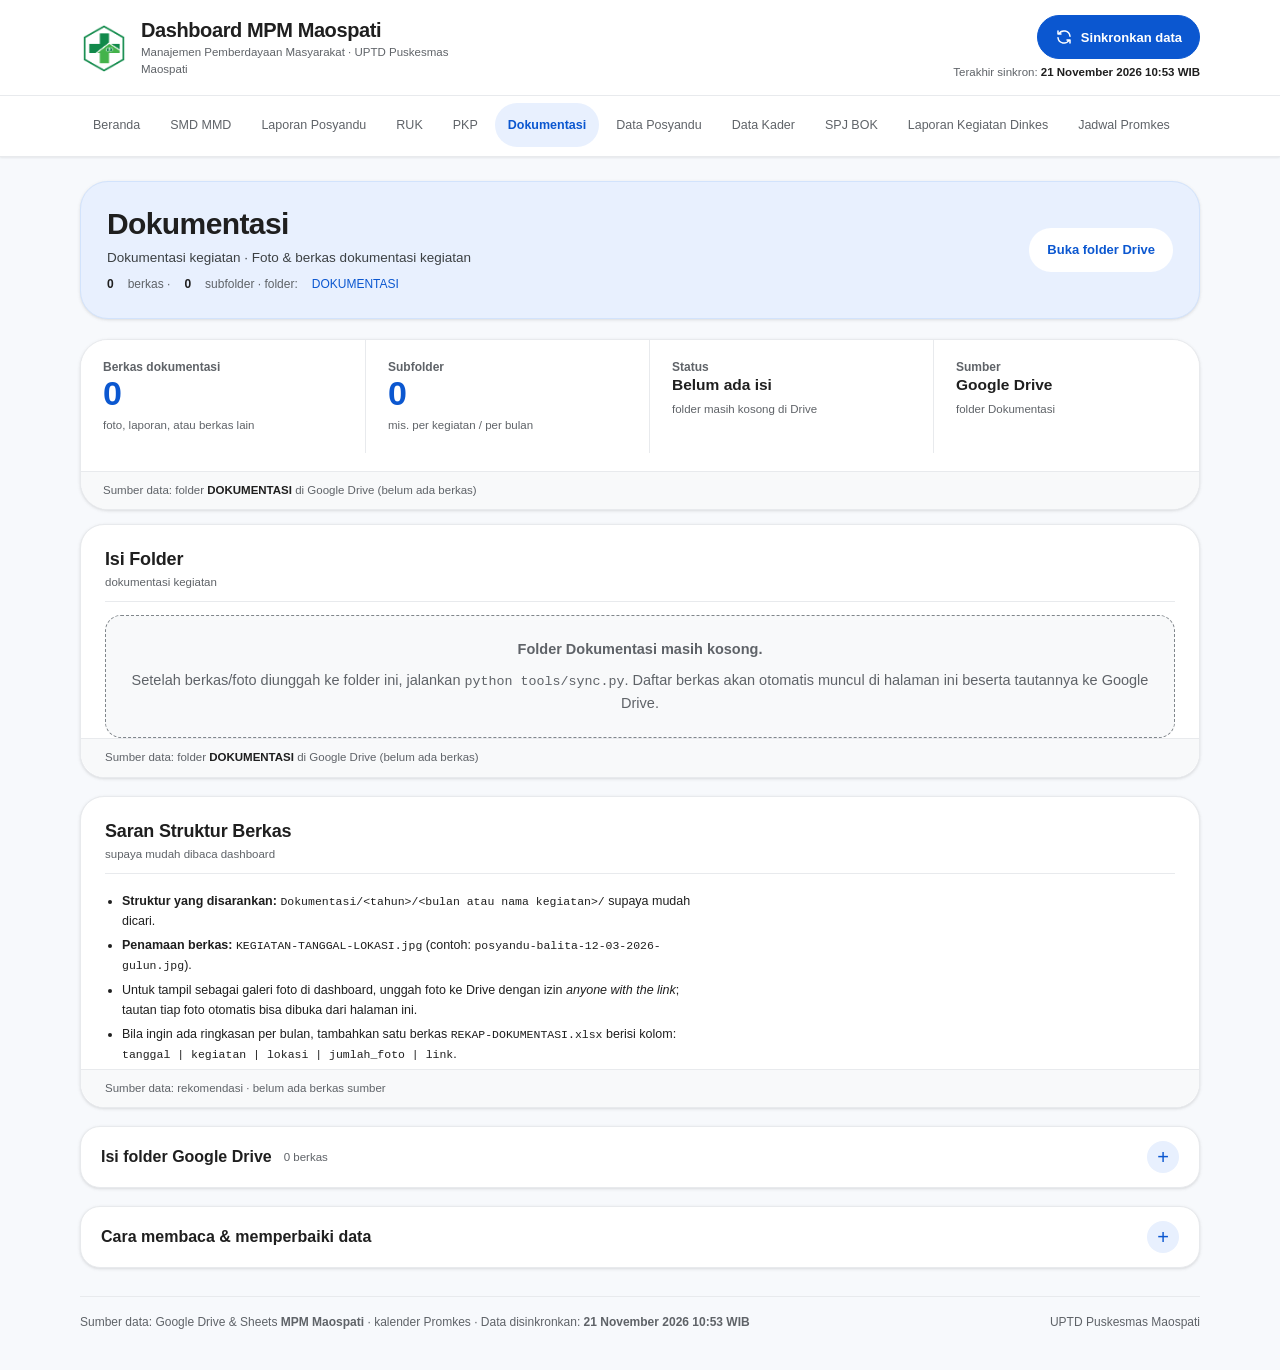
<file: dokumentasi.html>
<!doctype html>
<html lang="id">
<head>
<meta charset="utf-8"/>
<meta name="viewport" content="width=device-width,initial-scale=1"/>
<meta name="theme-color" content="#f7f9fc"/>
<title>Dokumentasi · Dashboard MPM Maospati</title>
<meta name="description" content="Dokumentasi kegiatan: daftar berkas &amp; foto pada folder Dokumentasi"/>
<link rel="stylesheet" href="assets/style.css"/>
</head>
<body data-page="dokumentasi">
<a class="skip" href="#main">Langsung ke isi</a>
<div class="topwrap">
  <header class="top">
    <div class="inner">
      <button class="menu-toggle" id="menutoggle" type="button" aria-expanded="false" aria-controls="navmenu" aria-label="Buka menu">
        <span class="menu-icon" aria-hidden="true"><span></span><span></span><span></span></span>
        <span class="menu-toggle-label">Menu</span>
      </button>
      <div class="brand">
        <img class="logo" src="assets/logo-puskesmas.png" alt="" width="95" height="105">
        <div>
          <h1>Dashboard MPM Maospati</h1>
          <p>Manajemen Pemberdayaan Masyarakat &middot; UPTD Puskesmas Maospati</p>
        </div>
      </div>
      <div id="drivebtn"></div>
    </div>
  </header>
  <nav class="menu" aria-label="Menu utama"><div class="navinner" id="navmenu"></div></nav>
</div>

<main class="wrap" id="main">
  <div class="pagehead">
    <div class="t">
      <h2 id="pagetitle">Dokumentasi</h2>
      <p id="pagesub">Dokumentasi kegiatan: daftar berkas &amp; foto pada folder Dokumentasi</p>
      <div class="stat-line" id="pagemeta"></div>
    </div>
    <div id="drivebtn2"></div>
  </div>

  <div class="banner" id="banner"></div>

<div class="grid k4" id="kpis" style="margin-bottom:14px"></div>
  <div class="grid k2">
<section class="card full"><h3>Isi Folder<span>dokumentasi kegiatan</span></h3><div id="c-isi"></div><p class="src">Sumber data: folder <b>DOKUMENTASI</b> di Google Drive (belum ada berkas)</p></section><section class="card full"><h3>Saran Struktur Berkas<span>supaya mudah dibaca dashboard</span></h3><div id="c-saran"></div><p class="src">Sumber data: rekomendasi · belum ada berkas sumber</p></section></div>

  <details class="utility">
    <summary><span id="treecard">Isi folder Google Drive</span> <span id="filecount">memuat</span></summary>
    <div class="body">
      <div class="tree" id="treehost"><p class="muted">Memuat daftar berkas...</p></div>
      <p class="note">Klik nama berkas atau folder untuk membukanya di Google Drive. Daftar ini mengikuti isi
      folder saat data disinkronkan ulang (<code>python tools/sync.py</code>).</p>
    </div>
  </details>

  <details class="utility">
    <summary>Cara membaca &amp; memperbaiki data</summary>
    <div class="body">
      <ul class="tl">
        <li>Setiap panel mencantumkan <b>sumber data</b> di bagian bawah kartu: nama berkas Excel atau
        spreadsheet asalnya, beserta folder Drive tempat berkas itu berada.</li>
        <li>Kalau angka di halaman berbeda dengan dugaan Anda, buka berkas Excel atau spreadsheet itu
        (tombol <b>Buka folder Drive</b> / <b>Buka spreadsheet</b> di atas) dan cocokkan kolomnya.</li>
        <li>Sesudah berkas diperbaiki di Drive atau spreadsheet disunting, tekan <b>Sinkronkan data</b> di kanan atas agar
        halaman menampilkan angka terbaru.</li>
        <li>Format berkas yang dipakai dashboard dijelaskan di README pada bagian
        "Saran perbaikan data".</li>
      </ul>
    </div>
  </details>

  <footer class="foot">
    <span>Sumber data: Google Drive &amp; Sheets <b>MPM Maospati</b> &middot; kalender Promkes &middot; <span id="synced">memuat…</span></span>
    <span>UPTD Puskesmas Maospati</span>
  </footer>
</main>

<script>window.__DATA__ = window.__DATA__ || {}; window.__DATA__["dokumentasi"] = {"slug": "dokumentasi", "menu": "Dokumentasi", "subjudul": "Dokumentasi kegiatan", "deskripsi": "Foto & berkas dokumentasi kegiatan", "folder": {"id": "1AfusP3TNvnC54SPrRWWxI6twW6G8ASWF", "url": "https://drive.google.com/drive/folders/1AfusP3TNvnC54SPrRWWxI6twW6G8ASWF", "name": "DOKUMENTASI"}, "statistik": {"berkas": 0, "subfolder": 0}, "struktur": {"name": "DOKUMENTASI", "id": "1AfusP3TNvnC54SPrRWWxI6twW6G8ASWF", "url": "https://drive.google.com/drive/folders/1AfusP3TNvnC54SPrRWWxI6twW6G8ASWF", "files": [], "children": []}, "files": [], "analisa": {"kpi": {"berkas": 0, "folder": 0, "jenis": 0, "sumber": "-"}, "catatan": "belum ada berkas"}, "adaData": false, "generated": "21 November 2026 10:53 WIB"};</script>
<script src="assets/app.js"></script>
<script src="assets/pages/dokumentasi.js"></script>
</body>
</html>
</file>
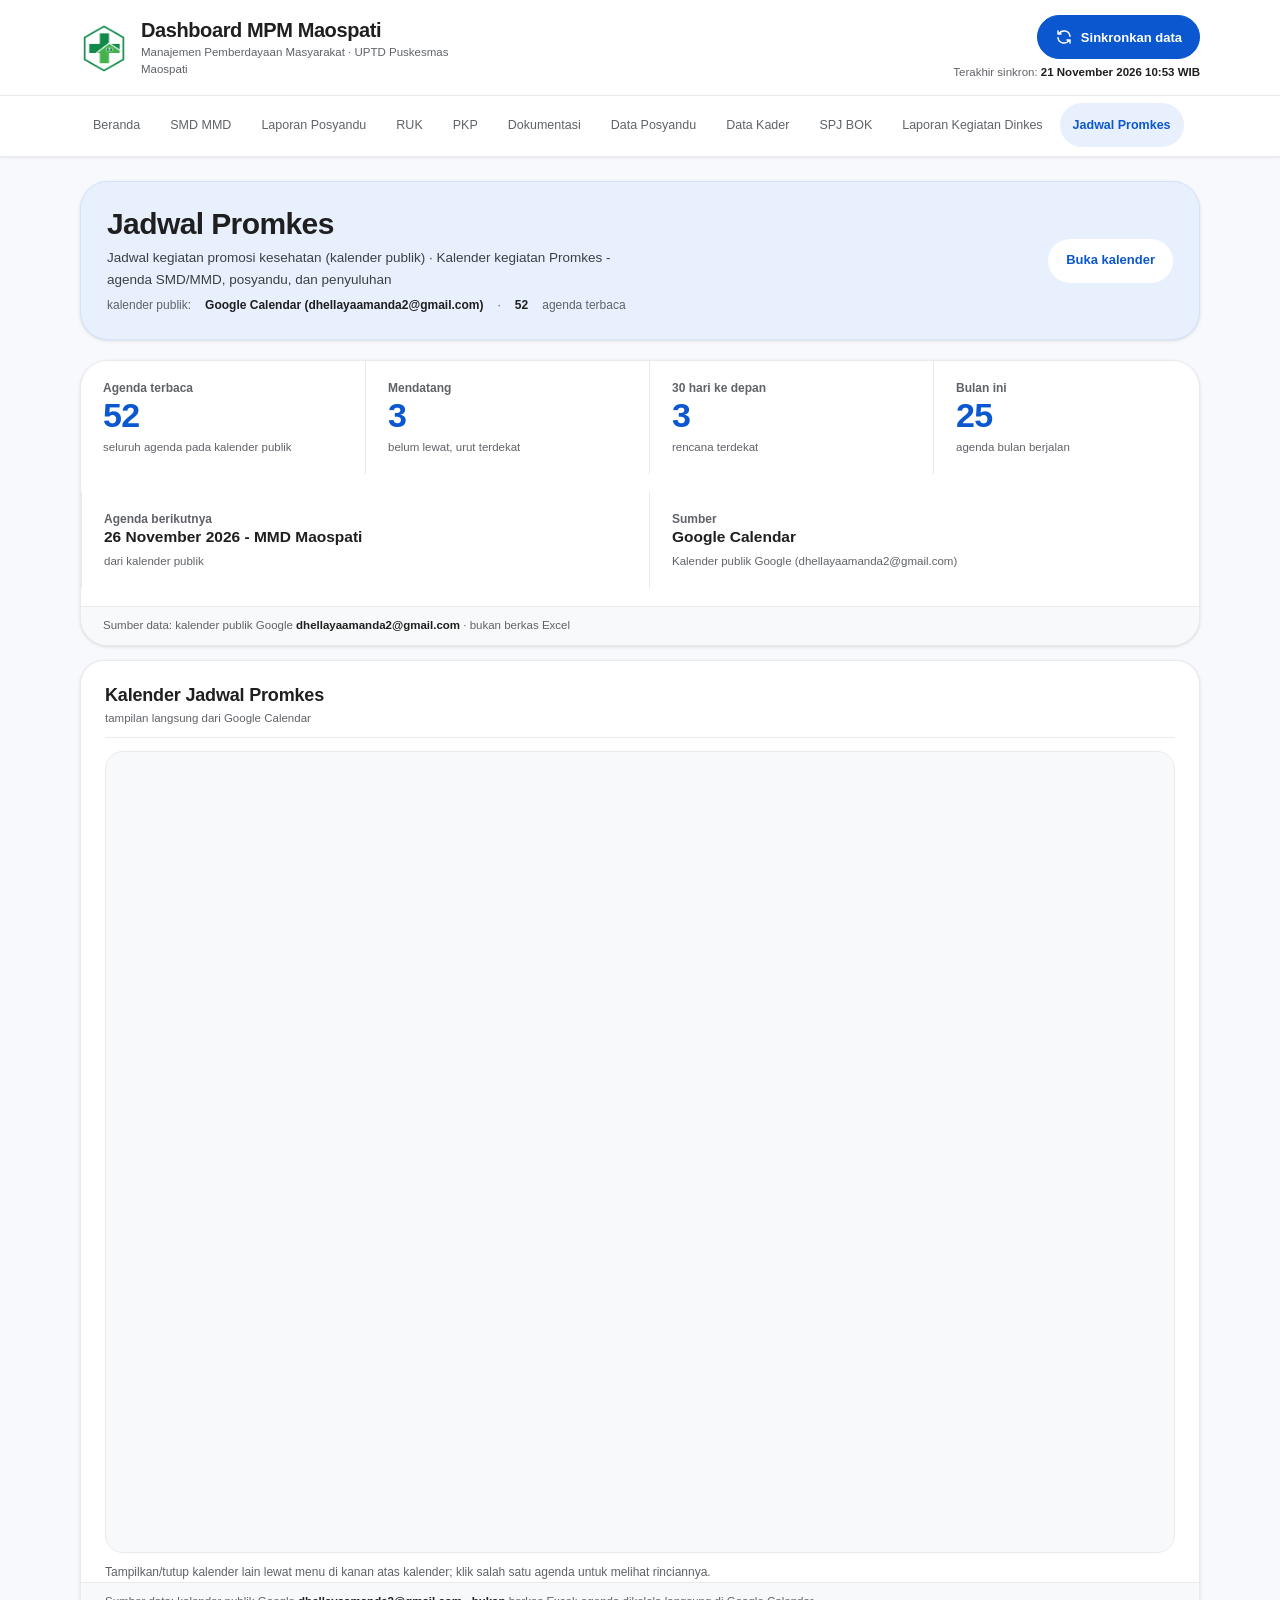
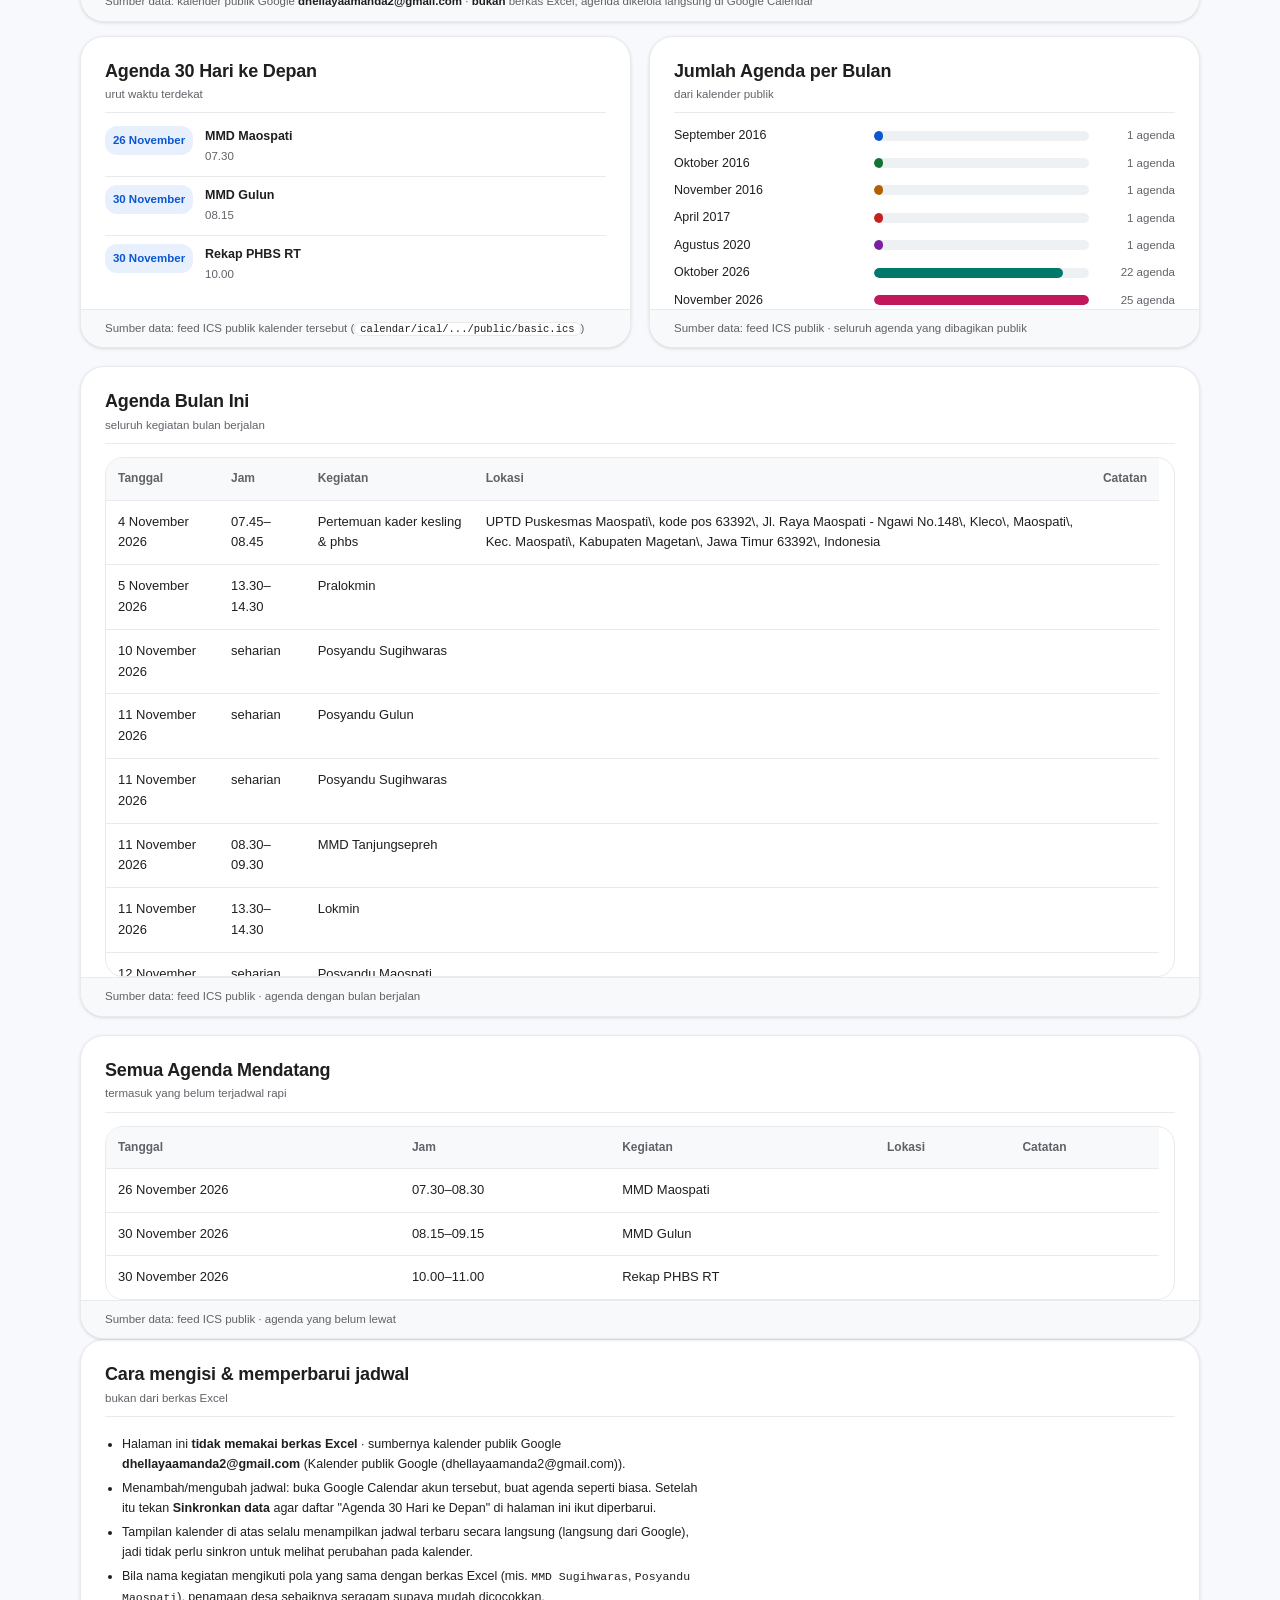
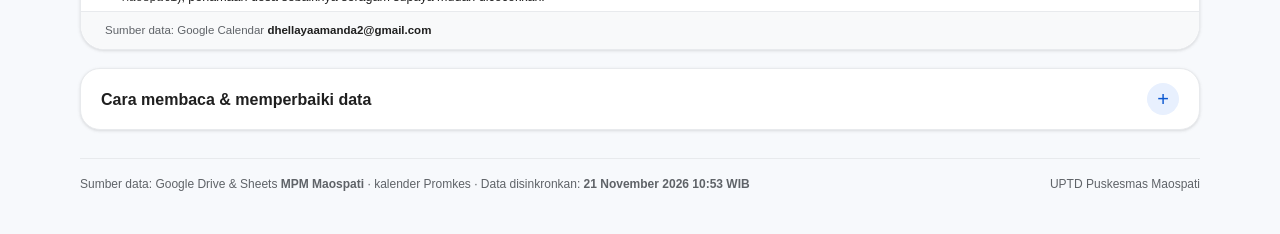
<file: jadwal-promkes.html>
<!doctype html>
<html lang="id">
<head>
<meta charset="utf-8"/>
<meta name="viewport" content="width=device-width,initial-scale=1"/>
<meta name="theme-color" content="#f7f9fc"/>
<title>Jadwal Promkes · Dashboard MPM Maospati</title>
<meta name="description" content="Jadwal kegiatan promosi kesehatan dari kalender publik Google · plus daftar agenda mendatang"/>
<link rel="stylesheet" href="assets/style.css"/>
</head>
<body data-page="jadwal-promkes">
<a class="skip" href="#main">Langsung ke isi</a>
<div class="topwrap">
  <header class="top">
    <div class="inner">
      <button class="menu-toggle" id="menutoggle" type="button" aria-expanded="false" aria-controls="navmenu" aria-label="Buka menu">
        <span class="menu-icon" aria-hidden="true"><span></span><span></span><span></span></span>
        <span class="menu-toggle-label">Menu</span>
      </button>
      <div class="brand">
        <img class="logo" src="assets/logo-puskesmas.png" alt="" width="95" height="105">
        <div>
          <h1>Dashboard MPM Maospati</h1>
          <p>Manajemen Pemberdayaan Masyarakat &middot; UPTD Puskesmas Maospati</p>
        </div>
      </div>
      <div id="drivebtn"></div>
    </div>
  </header>
  <nav class="menu" aria-label="Menu utama"><div class="navinner" id="navmenu"></div></nav>
</div>

<main class="wrap" id="main">
  <div class="pagehead">
    <div class="t">
      <h2 id="pagetitle">Jadwal Promkes</h2>
      <p id="pagesub">Jadwal kegiatan promosi kesehatan dari kalender publik Google · plus daftar agenda mendatang</p>
      <div class="stat-line" id="pagemeta"></div>
    </div>
    <div id="drivebtn2"></div>
  </div>

  <div class="banner" id="banner"></div>

<div class="grid k4" id="kpis" style="margin-bottom:14px"></div>
<section class="card full"><h3>Kalender Jadwal Promkes<span>tampilan langsung dari Google Calendar</span></h3><div class="cal-wrap"><iframe src="https://calendar.google.com/calendar/embed?src=dhellayaamanda2%40gmail.com&ctz=Asia%2FJakarta&hl=id&mode=MONTH&showTitle=0&showPrint=0&showTz=0&showCalendars=0&showTabs=1" title="Kalender Jadwal Promkes UPTD Puskesmas Maospati" loading="lazy" referrerpolicy="no-referrer-when-downgrade" allowfullscreen style="border:0" frameborder="0" scrolling="no"></iframe></div><div class="legend"><span class="muted">Tampilkan/tutup kalender lain lewat menu di kanan atas kalender; klik salah satu agenda untuk melihat rinciannya.</span></div><p class="src">Sumber data: kalender publik Google <b>dhellayaamanda2@gmail.com</b> · <b>bukan</b> berkas Excel; agenda dikelola langsung di Google Calendar</p></section><div class="grid k2" style="margin-top:14px">
<section class="card"><h3>Agenda 30 Hari ke Depan<span>urut waktu terdekat</span></h3><div id="c-agenda"></div><p class="src">Sumber data: feed ICS publik kalender tersebut (<code>calendar/ical/.../public/basic.ics</code>)</p></section><section class="card"><h3>Jumlah Agenda per Bulan<span>dari kalender publik</span></h3><div id="c-perbulan"></div><p class="src">Sumber data: feed ICS publik · seluruh agenda yang dibagikan publik</p></section><section class="card full"><h3>Agenda Bulan Ini<span>seluruh kegiatan bulan berjalan</span></h3><div class="scroll"><table id="t-bulanini"></table></div><p class="src">Sumber data: feed ICS publik · agenda dengan bulan berjalan</p></section><section class="card full"><h3>Semua Agenda Mendatang<span>termasuk yang belum terjadwal rapi</span></h3><div class="scroll"><table id="t-agenda"></table></div><p class="src">Sumber data: feed ICS publik · agenda yang belum lewat</p></section></div><section class="card"><h3>Cara mengisi &amp; memperbarui jadwal<span>bukan dari berkas Excel</span></h3><div id="c-catatan"></div><p class="src">Sumber data: Google Calendar <b>dhellayaamanda2@gmail.com</b></p></section>


  <details class="utility">
    <summary>Cara membaca &amp; memperbaiki data</summary>
    <div class="body">
      <ul class="tl">
        <li>Setiap panel mencantumkan <b>sumber data</b> di bagian bawah kartu: nama berkas Excel atau
        spreadsheet asalnya, beserta folder Drive tempat berkas itu berada.</li>
        <li>Kalau angka di halaman berbeda dengan dugaan Anda, buka berkas Excel atau spreadsheet itu
        (tombol <b>Buka folder Drive</b> / <b>Buka spreadsheet</b> di atas) dan cocokkan kolomnya.</li>
        <li>Sesudah berkas diperbaiki di Drive atau spreadsheet disunting, tekan <b>Sinkronkan data</b> di kanan atas agar
        halaman menampilkan angka terbaru.</li>
        <li>Format berkas yang dipakai dashboard dijelaskan di README pada bagian
        "Saran perbaikan data".</li>
      </ul>
    </div>
  </details>

  <footer class="foot">
    <span>Sumber data: Google Drive &amp; Sheets <b>MPM Maospati</b> &middot; kalender Promkes &middot; <span id="synced">memuat…</span></span>
    <span>UPTD Puskesmas Maospati</span>
  </footer>
</main>

<script>window.__DATA__ = window.__DATA__ || {}; window.__DATA__["jadwal-promkes"] = {"slug": "jadwal-promkes", "menu": "Jadwal Promkes", "subjudul": "Jadwal kegiatan promosi kesehatan (kalender publik)", "deskripsi": "Kalender kegiatan Promkes - agenda SMD/MMD, posyandu, dan penyuluhan", "folder": {"id": "", "url": "https://calendar.google.com/calendar/embed?src=dhellayaamanda2%40gmail.com&ctz=Asia%2FJakarta&hl=id&mode=MONTH&showTitle=0&showPrint=0&showTz=0&showCalendars=0&showTabs=1", "name": "Google Calendar (dhellayaamanda2@gmail.com)", "kalender": true}, "statistik": {"berkas": 52, "subfolder": 0}, "struktur": null, "files": [], "analisa": {"kpi": {"total": 52, "mendatang": 3, "dekat30": 3, "bulanIni": 25, "berikutnya": "26 November 2026 - MMD Maospati", "sumber": "Kalender publik Google (dhellayaamanda2@gmail.com)"}, "agenda": [{"nama": "MMD Maospati", "mulai": "2026-11-26T07:30:00+07:00", "tanggal": "26 November 2026", "jam": "07.30", "jamSelesai": "08.30", "seharian": false, "lokasi": "", "catatan": "", "selesai": "2026-11-26T08:30:00+07:00"}, {"nama": "MMD Gulun", "mulai": "2026-11-30T08:15:00+07:00", "tanggal": "30 November 2026", "jam": "08.15", "jamSelesai": "09.15", "seharian": false, "lokasi": "", "catatan": "", "selesai": "2026-11-30T09:15:00+07:00"}, {"nama": "Rekap PHBS RT", "mulai": "2026-11-30T10:00:00+07:00", "tanggal": "30 November 2026", "jam": "10.00", "jamSelesai": "11.00", "seharian": false, "lokasi": "", "catatan": "", "selesai": "2026-11-30T11:00:00+07:00"}], "semuaAgenda": [{"nama": "Ulang taun IBU :3", "mulai": "2016-09-25T21:00:00+07:00", "tanggal": "25 September 2016", "jam": "21.00", "jamSelesai": "22.00", "seharian": false, "lokasi": "", "catatan": "", "selesai": "2016-09-25T22:00:00+07:00"}, {"nama": "Bapak's birthday", "mulai": "2016-10-16T05:00:00+07:00", "tanggal": "16 Oktober 2016", "jam": "05.00", "jamSelesai": "06.00", "seharian": false, "lokasi": "", "catatan": "", "selesai": "2016-10-16T06:00:00+07:00"}, {"nama": "Nimas' birthday", "mulai": "2016-11-10T00:00:00+07:00", "tanggal": "10 November 2016", "jam": "00.00", "jamSelesai": "01.00", "seharian": false, "lokasi": "", "catatan": "Nimas birthday", "selesai": "2016-11-11T01:00:00+07:00"}, {"nama": "Hari buku", "mulai": "2017-04-22T05:00:00+07:00", "tanggal": "22 April 2017", "jam": "05.00", "jamSelesai": "06.00", "seharian": false, "lokasi": "", "catatan": "", "selesai": "2017-04-22T06:00:00+07:00"}, {"nama": "[Ruangguru - STAR Program] Interview Reminder & Link", "mulai": "2020-08-10T17:15:00+07:00", "tanggal": "10 Agustus 2020", "jam": "17.15", "jamSelesai": "17.45", "seharian": false, "lokasi": "", "catatan": "Halo Semua\\,<br><br><br>Berikut adalah link interview untuk Ruangguru - STAR Program pukul <b>17:15 WIB<\/b> via Google Meet.<br><br>Mohon diingat notes berikut ya:<br><ul><li>Interview akan dilaksanakan secara panel\\, sehingga akan ada kandidat laindalam 1 room<\/li><li>Hadir <b>10 menit sebelum<\/b> ", "selesai": "2020-08-10T17:45:00+07:00"}, {"nama": "Posyandu Sugihwaras", "mulai": "2026-10-09T10:00:00+07:00", "tanggal": "9 Oktober 2026", "jam": "10.00", "jamSelesai": "11.00", "seharian": false, "lokasi": "", "catatan": "", "selesai": "2026-10-09T11:00:00+07:00"}, {"nama": "Posyandu Sugihwaras", "mulai": "2026-10-12T10:00:00+07:00", "tanggal": "12 Oktober 2026", "jam": "10.00", "jamSelesai": "11.00", "seharian": false, "lokasi": "", "catatan": "", "selesai": "2026-10-12T11:00:00+07:00"}, {"nama": "Posyandu gulun", "mulai": "2026-10-12T10:00:00+07:00", "tanggal": "12 Oktober 2026", "jam": "10.00", "jamSelesai": "11.00", "seharian": false, "lokasi": "", "catatan": "", "selesai": "2026-10-12T11:00:00+07:00"}, {"nama": "Posyandu sugihwaras", "mulai": "2026-10-13T10:00:00+07:00", "tanggal": "13 Oktober 2026", "jam": "10.00", "jamSelesai": "11.00", "seharian": false, "lokasi": "", "catatan": "", "selesai": "2026-10-13T11:00:00+07:00"}, {"nama": "Posyandu malang", "mulai": "2026-10-13T10:00:00+07:00", "tanggal": "13 Oktober 2026", "jam": "10.00", "jamSelesai": "11.00", "seharian": false, "lokasi": "", "catatan": "", "selesai": "2026-10-13T11:00:00+07:00"}, {"nama": "Posyandu Maospati", "mulai": "2026-10-14T10:00:00+07:00", "tanggal": "14 Oktober 2026", "jam": "10.00", "jamSelesai": "11.00", "seharian": false, "lokasi": "", "catatan": "", "selesai": "2026-10-14T11:00:00+07:00"}, {"nama": "Posyandu sugihwaras", "mulai": "2026-10-14T10:00:00+07:00", "tanggal": "14 Oktober 2026", "jam": "10.00", "jamSelesai": "11.00", "seharian": false, "lokasi": "", "catatan": "", "selesai": "2026-10-14T11:00:00+07:00"}, {"nama": "Posyandu sugihwaras", "mulai": "2026-10-14T10:00:00+07:00", "tanggal": "14 Oktober 2026", "jam": "10.00", "jamSelesai": "11.00", "seharian": false, "lokasi": "", "catatan": "", "selesai": "2026-10-14T11:00:00+07:00"}, {"nama": "Posyandu malang", "mulai": "2026-10-14T10:00:00+07:00", "tanggal": "14 Oktober 2026", "jam": "10.00", "jamSelesai": "11.00", "seharian": false, "lokasi": "", "catatan": "", "selesai": "2026-10-14T11:00:00+07:00"}, {"nama": "Monitoring ckg\\, ilp", "mulai": "2026-10-14T12:30:00+07:00", "tanggal": "14 Oktober 2026", "jam": "12.30", "jamSelesai": "14.30", "seharian": false, "lokasi": "", "catatan": "", "selesai": "2026-10-14T14:30:00+07:00"}, {"nama": "Posyandu Maospati", "mulai": "2026-10-15T10:00:00+07:00", "tanggal": "15 Oktober 2026", "jam": "10.00", "jamSelesai": "11.00", "seharian": false, "lokasi": "", "catatan": "", "selesai": "2026-10-15T11:00:00+07:00"}, {"nama": "Posyandu 1 tanjung", "mulai": "2026-10-15T10:00:00+07:00", "tanggal": "15 Oktober 2026", "jam": "10.00", "jamSelesai": "11.00", "seharian": false, "lokasi": "", "catatan": "", "selesai": "2026-10-15T11:00:00+07:00"}, {"nama": "Jaga pameran", "mulai": "2026-10-15T16:00:00+07:00", "tanggal": "15 Oktober 2026", "jam": "16.00", "jamSelesai": "21.00", "seharian": false, "lokasi": "", "catatan": "", "selesai": "2026-10-15T21:00:00+07:00"}, {"nama": "Posyandu Mranggen", "mulai": "2026-10-16T10:00:00+07:00", "tanggal": "16 Oktober 2026", "jam": "10.00", "jamSelesai": "11.00", "seharian": false, "lokasi": "", "catatan": "", "selesai": "2026-10-16T11:00:00+07:00"}, {"nama": "Posyandu 2 tanjung", "mulai": "2026-10-16T10:00:00+07:00", "tanggal": "16 Oktober 2026", "jam": "10.00", "jamSelesai": "11.00", "seharian": false, "lokasi": "", "catatan": "", "selesai": "2026-10-16T11:00:00+07:00"}, {"nama": "Posyandu komplek", "mulai": "2026-10-19T10:00:00+07:00", "tanggal": "19 Oktober 2026", "jam": "10.00", "jamSelesai": "11.00", "seharian": false, "lokasi": "", "catatan": "", "selesai": "2026-10-19T11:00:00+07:00"}, {"nama": "Posyandu Kraton", "mulai": "2026-10-20T10:00:00+07:00", "tanggal": "20 Oktober 2026", "jam": "10.00", "jamSelesai": "11.00", "seharian": false, "lokasi": "", "catatan": "", "selesai": "2026-10-20T11:00:00+07:00"}, {"nama": "MMD Malang", "mulai": "2026-10-21T08:00:00+07:00", "tanggal": "21 Oktober 2026", "jam": "08.00", "jamSelesai": "09.00", "seharian": false, "lokasi": "", "catatan": "", "selesai": "2026-10-21T09:00:00+07:00"}, {"nama": "Posyandu Sugihwaras", "mulai": "2026-10-21T10:00:00+07:00", "tanggal": "21 Oktober 2026", "jam": "10.00", "jamSelesai": "11.00", "seharian": false, "lokasi": "", "catatan": "", "selesai": "2026-10-21T11:00:00+07:00"}, {"nama": "Rapat Piknik", "mulai": "2026-10-28T09:00:00+07:00", "tanggal": "28 Oktober 2026", "jam": "09.00", "jamSelesai": "10.00", "seharian": false, "lokasi": "", "catatan": "", "selesai": "2026-10-28T10:00:00+07:00"}, {"nama": "PKAT", "mulai": "2026-10-28T09:00:00+07:00", "tanggal": "28 Oktober 2026", "jam": "09.00", "jamSelesai": "10.00", "seharian": false, "lokasi": "", "catatan": "", "selesai": "2026-10-28T10:00:00+07:00"}, {"nama": "Rekap PHBS RT", "mulai": "2026-10-30T10:00:00+07:00", "tanggal": "30 Oktober 2026", "jam": "10.00", "jamSelesai": "11.00", "seharian": false, "lokasi": "", "catatan": "", "selesai": "2026-10-30T11:00:00+07:00"}, {"nama": "Pertemuan kader kesling & phbs", "mulai": "2026-11-04T07:45:00+07:00", "tanggal": "4 November 2026", "jam": "07.45", "jamSelesai": "08.45", "seharian": false, "lokasi": "UPTD Puskesmas Maospati\\, kode pos 63392\\, Jl. Raya Maospati - Ngawi No.148\\, Kleco\\, Maospati\\, Kec. Maospati\\, Kabupaten Magetan\\, Jawa Timur 63392\\, Indonesia", "catatan": "", "selesai": "2026-11-04T08:45:00+07:00"}, {"nama": "Pralokmin", "mulai": "2026-11-05T13:30:00+07:00", "tanggal": "5 November 2026", "jam": "13.30", "jamSelesai": "14.30", "seharian": false, "lokasi": "", "catatan": "", "selesai": "2026-11-05T14:30:00+07:00"}, {"nama": "Posyandu Sugihwaras", "mulai": "2026-11-10T00:00:00+07:00", "tanggal": "10 November 2026", "jam": null, "jamSelesai": null, "seharian": true, "lokasi": "", "catatan": "", "selesai": "2026-11-11T00:00:00+07:00"}, {"nama": "Posyandu Gulun", "mulai": "2026-11-11T00:00:00+07:00", "tanggal": "11 November 2026", "jam": null, "jamSelesai": null, "seharian": true, "lokasi": "", "catatan": "", "selesai": "2026-11-12T00:00:00+07:00"}, {"nama": "Posyandu Sugihwaras", "mulai": "2026-11-11T00:00:00+07:00", "tanggal": "11 November 2026", "jam": null, "jamSelesai": null, "seharian": true, "lokasi": "", "catatan": "", "selesai": "2026-11-12T00:00:00+07:00"}, {"nama": "MMD Tanjungsepreh", "mulai": "2026-11-11T08:30:00+07:00", "tanggal": "11 November 2026", "jam": "08.30", "jamSelesai": "09.30", "seharian": false, "lokasi": "", "catatan": "", "selesai": "2026-11-11T09:30:00+07:00"}, {"nama": "Lokmin", "mulai": "2026-11-11T13:30:00+07:00", "tanggal": "11 November 2026", "jam": "13.30", "jamSelesai": "14.30", "seharian": false, "lokasi": "", "catatan": "", "selesai": "2026-11-11T14:30:00+07:00"}, {"nama": "Posyandu Maospati", "mulai": "2026-11-12T00:00:00+07:00", "tanggal": "12 November 2026", "jam": null, "jamSelesai": null, "seharian": true, "lokasi": "", "catatan": "", "selesai": "2026-11-13T00:00:00+07:00"}, {"nama": "Posyandu Malang", "mulai": "2026-11-12T00:00:00+07:00", "tanggal": "12 November 2026", "jam": null, "jamSelesai": null, "seharian": true, "lokasi": "", "catatan": "", "selesai": "2026-11-13T00:00:00+07:00"}, {"nama": "Posyandu Sugihwaras", "mulai": "2026-11-12T00:00:00+07:00", "tanggal": "12 November 2026", "jam": null, "jamSelesai": null, "seharian": true, "lokasi": "", "catatan": "", "selesai": "2026-11-13T00:00:00+07:00"}, {"nama": "Posyandu Malang", "mulai": "2026-11-13T00:00:00+07:00", "tanggal": "13 November 2026", "jam": null, "jamSelesai": null, "seharian": true, "lokasi": "", "catatan": "", "selesai": "2026-11-14T00:00:00+07:00"}, {"nama": "Posyandu Maospati", "mulai": "2026-11-13T00:00:00+07:00", "tanggal": "13 November 2026", "jam": null, "jamSelesai": null, "seharian": true, "lokasi": "", "catatan": "", "selesai": "2026-11-14T00:00:00+07:00"}, {"nama": "Posyandu Sugihwaras", "mulai": "2026-11-13T00:00:00+07:00", "tanggal": "13 November 2026", "jam": null, "jamSelesai": null, "seharian": true, "lokasi": "", "catatan": "", "selesai": "2026-11-14T00:00:00+07:00"}, {"nama": "Posyandu Tanjung", "mulai": "2026-11-16T00:00:00+07:00", "tanggal": "16 November 2026", "jam": null, "jamSelesai": null, "seharian": true, "lokasi": "", "catatan": "", "selesai": "2026-11-17T00:00:00+07:00"}, {"nama": "Posyandu Mranggen", "mulai": "2026-11-16T00:00:00+07:00", "tanggal": "16 November 2026", "jam": null, "jamSelesai": null, "seharian": true, "lokasi": "", "catatan": "", "selesai": "2026-11-17T00:00:00+07:00"}, {"nama": "Posyandu Sempol", "mulai": "2026-11-16T00:00:00+07:00", "tanggal": "16 November 2026", "jam": null, "jamSelesai": null, "seharian": true, "lokasi": "", "catatan": "", "selesai": "2026-11-17T00:00:00+07:00"}, {"nama": "Posyandu Tanjung", "mulai": "2026-11-17T00:00:00+07:00", "tanggal": "17 November 2026", "jam": null, "jamSelesai": null, "seharian": true, "lokasi": "", "catatan": "", "selesai": "2026-11-18T00:00:00+07:00"}, {"nama": "Posyandu Komplek", "mulai": "2026-11-18T00:00:00+07:00", "tanggal": "18 November 2026", "jam": null, "jamSelesai": null, "seharian": true, "lokasi": "", "catatan": "", "selesai": "2026-11-19T00:00:00+07:00"}, {"nama": "MMD Sugihwaras", "mulai": "2026-11-18T08:30:00+07:00", "tanggal": "18 November 2026", "jam": "08.30", "jamSelesai": "09.30", "seharian": false, "lokasi": "", "catatan": "", "selesai": "2026-11-18T09:30:00+07:00"}, {"nama": "Posyandu Kraton", "mulai": "2026-11-19T00:00:00+07:00", "tanggal": "19 November 2026", "jam": null, "jamSelesai": null, "seharian": true, "lokasi": "", "catatan": "", "selesai": "2026-11-20T00:00:00+07:00"}, {"nama": "MMD Mranggen", "mulai": "2026-11-19T08:15:00+07:00", "tanggal": "19 November 2026", "jam": "08.15", "jamSelesai": "09.15", "seharian": false, "lokasi": "", "catatan": "", "selesai": "2026-11-19T09:15:00+07:00"}, {"nama": "Posyandu Kraton", "mulai": "2026-11-20T00:00:00+07:00", "tanggal": "20 November 2026", "jam": null, "jamSelesai": null, "seharian": true, "lokasi": "", "catatan": "", "selesai": "2026-11-21T00:00:00+07:00"}, {"nama": "MMD Maospati", "mulai": "2026-11-26T07:30:00+07:00", "tanggal": "26 November 2026", "jam": "07.30", "jamSelesai": "08.30", "seharian": false, "lokasi": "", "catatan": "", "selesai": "2026-11-26T08:30:00+07:00"}, {"nama": "MMD Gulun", "mulai": "2026-11-30T08:15:00+07:00", "tanggal": "30 November 2026", "jam": "08.15", "jamSelesai": "09.15", "seharian": false, "lokasi": "", "catatan": "", "selesai": "2026-11-30T09:15:00+07:00"}, {"nama": "Rekap PHBS RT", "mulai": "2026-11-30T10:00:00+07:00", "tanggal": "30 November 2026", "jam": "10.00", "jamSelesai": "11.00", "seharian": false, "lokasi": "", "catatan": "", "selesai": "2026-11-30T11:00:00+07:00"}], "bulanIni": [{"nama": "Pertemuan kader kesling & phbs", "mulai": "2026-11-04T07:45:00+07:00", "tanggal": "4 November 2026", "jam": "07.45", "jamSelesai": "08.45", "seharian": false, "lokasi": "UPTD Puskesmas Maospati\\, kode pos 63392\\, Jl. Raya Maospati - Ngawi No.148\\, Kleco\\, Maospati\\, Kec. Maospati\\, Kabupaten Magetan\\, Jawa Timur 63392\\, Indonesia", "catatan": "", "selesai": "2026-11-04T08:45:00+07:00"}, {"nama": "Pralokmin", "mulai": "2026-11-05T13:30:00+07:00", "tanggal": "5 November 2026", "jam": "13.30", "jamSelesai": "14.30", "seharian": false, "lokasi": "", "catatan": "", "selesai": "2026-11-05T14:30:00+07:00"}, {"nama": "Posyandu Sugihwaras", "mulai": "2026-11-10T00:00:00+07:00", "tanggal": "10 November 2026", "jam": null, "jamSelesai": null, "seharian": true, "lokasi": "", "catatan": "", "selesai": "2026-11-11T00:00:00+07:00"}, {"nama": "Posyandu Gulun", "mulai": "2026-11-11T00:00:00+07:00", "tanggal": "11 November 2026", "jam": null, "jamSelesai": null, "seharian": true, "lokasi": "", "catatan": "", "selesai": "2026-11-12T00:00:00+07:00"}, {"nama": "Posyandu Sugihwaras", "mulai": "2026-11-11T00:00:00+07:00", "tanggal": "11 November 2026", "jam": null, "jamSelesai": null, "seharian": true, "lokasi": "", "catatan": "", "selesai": "2026-11-12T00:00:00+07:00"}, {"nama": "MMD Tanjungsepreh", "mulai": "2026-11-11T08:30:00+07:00", "tanggal": "11 November 2026", "jam": "08.30", "jamSelesai": "09.30", "seharian": false, "lokasi": "", "catatan": "", "selesai": "2026-11-11T09:30:00+07:00"}, {"nama": "Lokmin", "mulai": "2026-11-11T13:30:00+07:00", "tanggal": "11 November 2026", "jam": "13.30", "jamSelesai": "14.30", "seharian": false, "lokasi": "", "catatan": "", "selesai": "2026-11-11T14:30:00+07:00"}, {"nama": "Posyandu Maospati", "mulai": "2026-11-12T00:00:00+07:00", "tanggal": "12 November 2026", "jam": null, "jamSelesai": null, "seharian": true, "lokasi": "", "catatan": "", "selesai": "2026-11-13T00:00:00+07:00"}, {"nama": "Posyandu Malang", "mulai": "2026-11-12T00:00:00+07:00", "tanggal": "12 November 2026", "jam": null, "jamSelesai": null, "seharian": true, "lokasi": "", "catatan": "", "selesai": "2026-11-13T00:00:00+07:00"}, {"nama": "Posyandu Sugihwaras", "mulai": "2026-11-12T00:00:00+07:00", "tanggal": "12 November 2026", "jam": null, "jamSelesai": null, "seharian": true, "lokasi": "", "catatan": "", "selesai": "2026-11-13T00:00:00+07:00"}, {"nama": "Posyandu Malang", "mulai": "2026-11-13T00:00:00+07:00", "tanggal": "13 November 2026", "jam": null, "jamSelesai": null, "seharian": true, "lokasi": "", "catatan": "", "selesai": "2026-11-14T00:00:00+07:00"}, {"nama": "Posyandu Maospati", "mulai": "2026-11-13T00:00:00+07:00", "tanggal": "13 November 2026", "jam": null, "jamSelesai": null, "seharian": true, "lokasi": "", "catatan": "", "selesai": "2026-11-14T00:00:00+07:00"}, {"nama": "Posyandu Sugihwaras", "mulai": "2026-11-13T00:00:00+07:00", "tanggal": "13 November 2026", "jam": null, "jamSelesai": null, "seharian": true, "lokasi": "", "catatan": "", "selesai": "2026-11-14T00:00:00+07:00"}, {"nama": "Posyandu Tanjung", "mulai": "2026-11-16T00:00:00+07:00", "tanggal": "16 November 2026", "jam": null, "jamSelesai": null, "seharian": true, "lokasi": "", "catatan": "", "selesai": "2026-11-17T00:00:00+07:00"}, {"nama": "Posyandu Mranggen", "mulai": "2026-11-16T00:00:00+07:00", "tanggal": "16 November 2026", "jam": null, "jamSelesai": null, "seharian": true, "lokasi": "", "catatan": "", "selesai": "2026-11-17T00:00:00+07:00"}, {"nama": "Posyandu Sempol", "mulai": "2026-11-16T00:00:00+07:00", "tanggal": "16 November 2026", "jam": null, "jamSelesai": null, "seharian": true, "lokasi": "", "catatan": "", "selesai": "2026-11-17T00:00:00+07:00"}, {"nama": "Posyandu Tanjung", "mulai": "2026-11-17T00:00:00+07:00", "tanggal": "17 November 2026", "jam": null, "jamSelesai": null, "seharian": true, "lokasi": "", "catatan": "", "selesai": "2026-11-18T00:00:00+07:00"}, {"nama": "Posyandu Komplek", "mulai": "2026-11-18T00:00:00+07:00", "tanggal": "18 November 2026", "jam": null, "jamSelesai": null, "seharian": true, "lokasi": "", "catatan": "", "selesai": "2026-11-19T00:00:00+07:00"}, {"nama": "MMD Sugihwaras", "mulai": "2026-11-18T08:30:00+07:00", "tanggal": "18 November 2026", "jam": "08.30", "jamSelesai": "09.30", "seharian": false, "lokasi": "", "catatan": "", "selesai": "2026-11-18T09:30:00+07:00"}, {"nama": "Posyandu Kraton", "mulai": "2026-11-19T00:00:00+07:00", "tanggal": "19 November 2026", "jam": null, "jamSelesai": null, "seharian": true, "lokasi": "", "catatan": "", "selesai": "2026-11-20T00:00:00+07:00"}, {"nama": "MMD Mranggen", "mulai": "2026-11-19T08:15:00+07:00", "tanggal": "19 November 2026", "jam": "08.15", "jamSelesai": "09.15", "seharian": false, "lokasi": "", "catatan": "", "selesai": "2026-11-19T09:15:00+07:00"}, {"nama": "Posyandu Kraton", "mulai": "2026-11-20T00:00:00+07:00", "tanggal": "20 November 2026", "jam": null, "jamSelesai": null, "seharian": true, "lokasi": "", "catatan": "", "selesai": "2026-11-21T00:00:00+07:00"}, {"nama": "MMD Maospati", "mulai": "2026-11-26T07:30:00+07:00", "tanggal": "26 November 2026", "jam": "07.30", "jamSelesai": "08.30", "seharian": false, "lokasi": "", "catatan": "", "selesai": "2026-11-26T08:30:00+07:00"}, {"nama": "MMD Gulun", "mulai": "2026-11-30T08:15:00+07:00", "tanggal": "30 November 2026", "jam": "08.15", "jamSelesai": "09.15", "seharian": false, "lokasi": "", "catatan": "", "selesai": "2026-11-30T09:15:00+07:00"}, {"nama": "Rekap PHBS RT", "mulai": "2026-11-30T10:00:00+07:00", "tanggal": "30 November 2026", "jam": "10.00", "jamSelesai": "11.00", "seharian": false, "lokasi": "", "catatan": "", "selesai": "2026-11-30T11:00:00+07:00"}], "perBulan": [{"bulan": "September 2016", "jumlah": 1}, {"bulan": "Oktober 2016", "jumlah": 1}, {"bulan": "November 2016", "jumlah": 1}, {"bulan": "April 2017", "jumlah": 1}, {"bulan": "Agustus 2020", "jumlah": 1}, {"bulan": "Oktober 2026", "jumlah": 22}, {"bulan": "November 2026", "jumlah": 25}], "kalender": {"embed": "https://calendar.google.com/calendar/embed?src=dhellayaamanda2%40gmail.com&ctz=Asia%2FJakarta&hl=id&mode=MONTH&showTitle=0&showPrint=0&showTz=0&showCalendars=0&showTabs=1", "ics": "https://calendar.google.com/calendar/ical/dhellayaamanda2%40gmail.com/public/basic.ics", "sumber": "dhellayaamanda2@gmail.com"}, "catatan": "Agenda dibaca dari feed ICS publik kalender tersebut. Tambah/ubah jadwal di Google Calendar, lalu jalankan sinkronisasi untuk memperbarui daftar ini."}, "adaData": true, "jenis": "kalender", "generated": "21 November 2026 10:53 WIB"};</script>
<script src="assets/app.js"></script>
<script src="assets/pages/jadwal-promkes.js"></script>
</body>
</html>
</file>
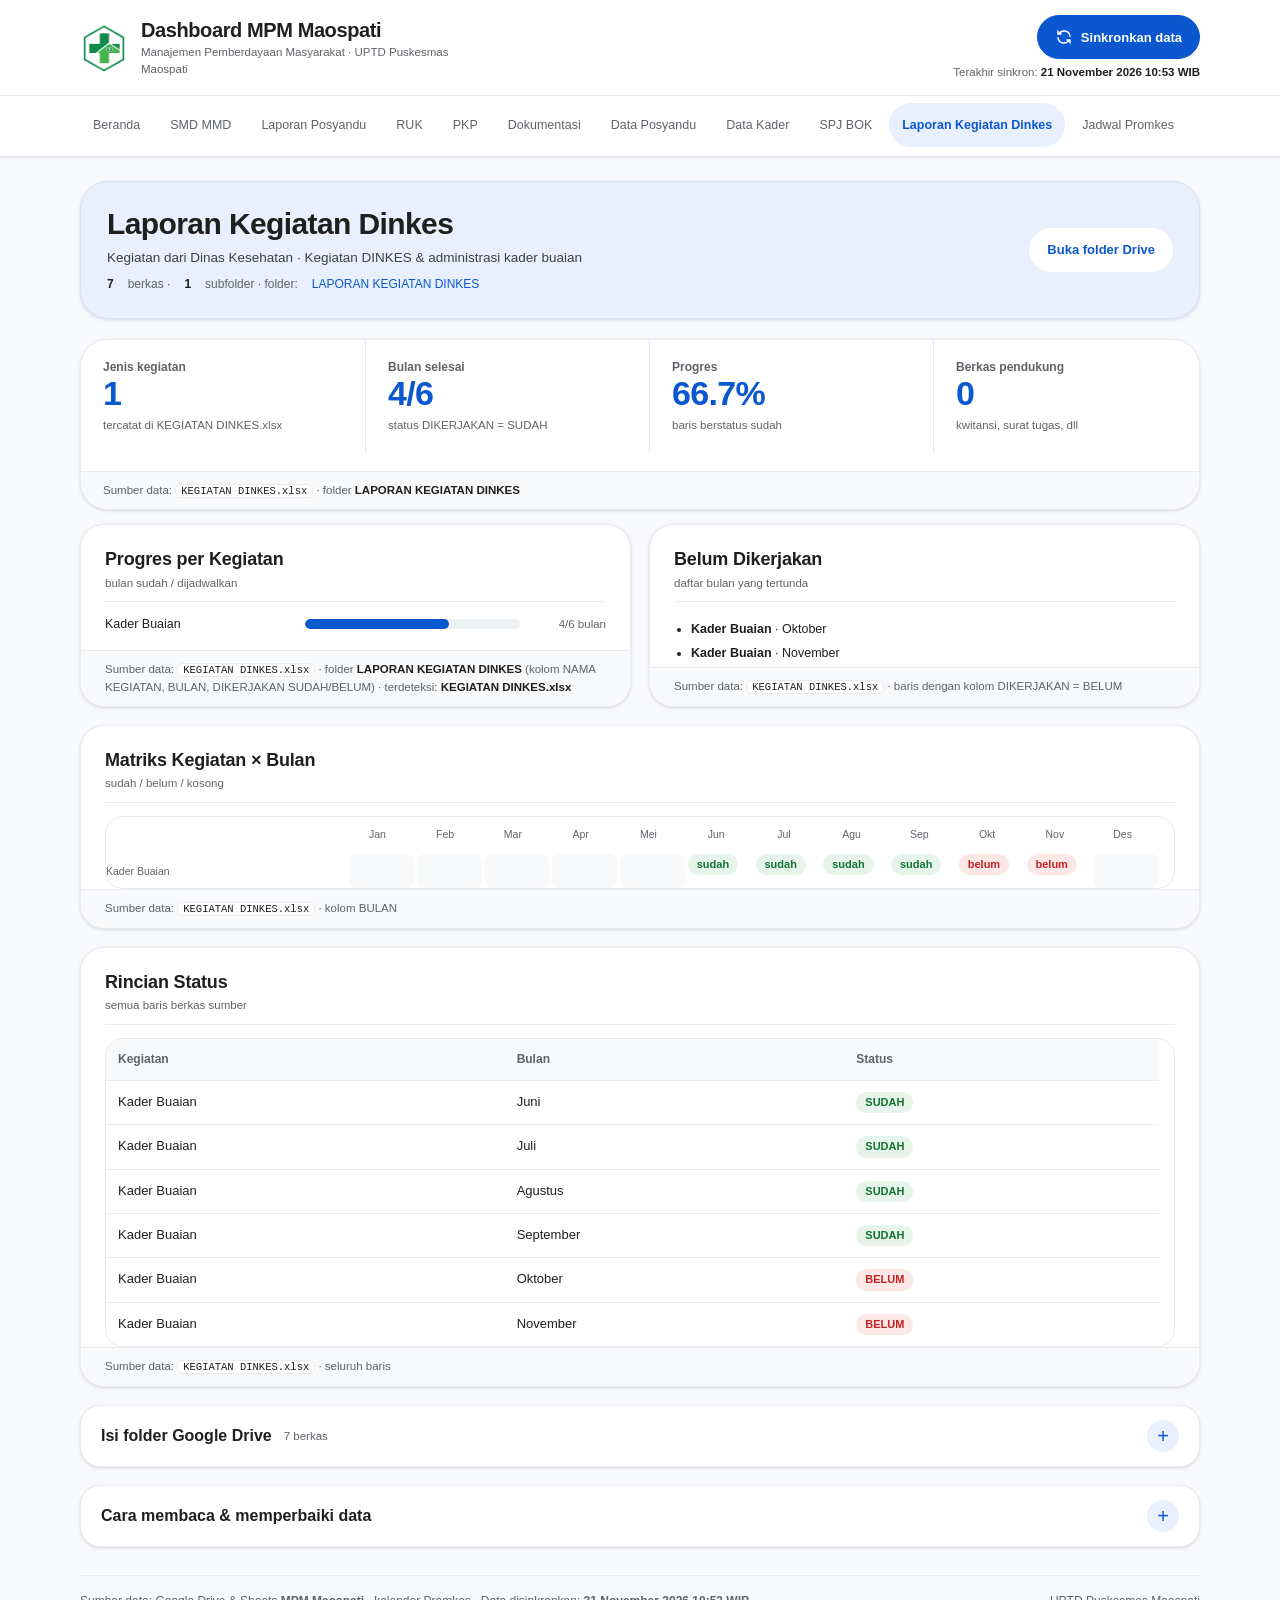
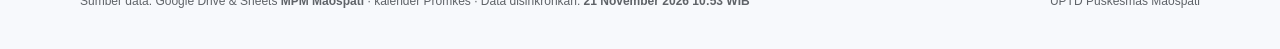
<file: laporan-kegiatan-dinkes.html>
<!doctype html>
<html lang="id">
<head>
<meta charset="utf-8"/>
<meta name="viewport" content="width=device-width,initial-scale=1"/>
<meta name="theme-color" content="#f7f9fc"/>
<title>Laporan Kegiatan Dinkes · Dashboard MPM Maospati</title>
<meta name="description" content="Kegiatan yang ditugaskan Dinas Kesehatan: status pengerjaan per bulan dan berkas administrasinya"/>
<link rel="stylesheet" href="assets/style.css"/>
</head>
<body data-page="laporan-kegiatan-dinkes">
<a class="skip" href="#main">Langsung ke isi</a>
<div class="topwrap">
  <header class="top">
    <div class="inner">
      <button class="menu-toggle" id="menutoggle" type="button" aria-expanded="false" aria-controls="navmenu" aria-label="Buka menu">
        <span class="menu-icon" aria-hidden="true"><span></span><span></span><span></span></span>
        <span class="menu-toggle-label">Menu</span>
      </button>
      <div class="brand">
        <img class="logo" src="assets/logo-puskesmas.png" alt="" width="95" height="105">
        <div>
          <h1>Dashboard MPM Maospati</h1>
          <p>Manajemen Pemberdayaan Masyarakat &middot; UPTD Puskesmas Maospati</p>
        </div>
      </div>
      <div id="drivebtn"></div>
    </div>
  </header>
  <nav class="menu" aria-label="Menu utama"><div class="navinner" id="navmenu"></div></nav>
</div>

<main class="wrap" id="main">
  <div class="pagehead">
    <div class="t">
      <h2 id="pagetitle">Laporan Kegiatan Dinkes</h2>
      <p id="pagesub">Kegiatan yang ditugaskan Dinas Kesehatan: status pengerjaan per bulan dan berkas administrasinya</p>
      <div class="stat-line" id="pagemeta"></div>
    </div>
    <div id="drivebtn2"></div>
  </div>

  <div class="banner" id="banner"></div>

<div class="grid k4" id="kpis" style="margin-bottom:14px"></div>
  <div class="grid k2">
<section class="card"><h3>Progres per Kegiatan<span>bulan sudah / dijadwalkan</span></h3><div id="c-progres"></div><p class="src" data-auto-sumber="1">Sumber data: <code>KEGIATAN DINKES.xlsx</code> · folder <b>LAPORAN KEGIATAN DINKES</b> (kolom NAMA KEGIATAN, BULAN, DIKERJAKAN SUDAH/BELUM)</p></section><section class="card"><h3>Belum Dikerjakan<span>daftar bulan yang tertunda</span></h3><div id="c-belum"></div><p class="src">Sumber data: <code>KEGIATAN DINKES.xlsx</code> · baris dengan kolom DIKERJAKAN = BELUM</p></section><section class="card full"><h3>Matriks Kegiatan &times; Bulan<span>sudah / belum / kosong</span></h3><div id="c-matriks"></div><p class="src">Sumber data: <code>KEGIATAN DINKES.xlsx</code> · kolom BULAN</p></section><section class="card full"><h3>Rincian Status<span>semua baris berkas sumber</span></h3><div class="scroll"><table id="t-keg"></table></div><p class="src">Sumber data: <code>KEGIATAN DINKES.xlsx</code> · seluruh baris</p></section></div>

  <details class="utility">
    <summary><span id="treecard">Isi folder Google Drive</span> <span id="filecount">memuat</span></summary>
    <div class="body">
      <div class="tree" id="treehost"><p class="muted">Memuat daftar berkas...</p></div>
      <p class="note">Klik nama berkas atau folder untuk membukanya di Google Drive. Daftar ini mengikuti isi
      folder saat data disinkronkan ulang (<code>python tools/sync.py</code>).</p>
    </div>
  </details>

  <details class="utility">
    <summary>Cara membaca &amp; memperbaiki data</summary>
    <div class="body">
      <ul class="tl">
        <li>Setiap panel mencantumkan <b>sumber data</b> di bagian bawah kartu: nama berkas Excel atau
        spreadsheet asalnya, beserta folder Drive tempat berkas itu berada.</li>
        <li>Kalau angka di halaman berbeda dengan dugaan Anda, buka berkas Excel atau spreadsheet itu
        (tombol <b>Buka folder Drive</b> / <b>Buka spreadsheet</b> di atas) dan cocokkan kolomnya.</li>
        <li>Sesudah berkas diperbaiki di Drive atau spreadsheet disunting, tekan <b>Sinkronkan data</b> di kanan atas agar
        halaman menampilkan angka terbaru.</li>
        <li>Format berkas yang dipakai dashboard dijelaskan di README pada bagian
        "Saran perbaikan data".</li>
      </ul>
    </div>
  </details>

  <footer class="foot">
    <span>Sumber data: Google Drive &amp; Sheets <b>MPM Maospati</b> &middot; kalender Promkes &middot; <span id="synced">memuat…</span></span>
    <span>UPTD Puskesmas Maospati</span>
  </footer>
</main>

<script>window.__DATA__ = window.__DATA__ || {}; window.__DATA__["laporan-kegiatan-dinkes"] = {"slug": "laporan-kegiatan-dinkes", "menu": "Laporan Kegiatan Dinkes", "subjudul": "Kegiatan dari Dinas Kesehatan", "deskripsi": "Kegiatan DINKES & administrasi kader buaian", "folder": {"id": "1RTT0Ey5NanOQfGYj2v7yAZf0UrTtGlkw", "url": "https://drive.google.com/drive/folders/1RTT0Ey5NanOQfGYj2v7yAZf0UrTtGlkw", "name": "LAPORAN KEGIATAN DINKES"}, "statistik": {"berkas": 7, "subfolder": 1}, "struktur": {"name": "LAPORAN KEGIATAN DINKES", "id": "1RTT0Ey5NanOQfGYj2v7yAZf0UrTtGlkw", "url": "https://drive.google.com/drive/folders/1RTT0Ey5NanOQfGYj2v7yAZf0UrTtGlkw", "files": [{"id": "12OFL0EiUtbuM8qoEVpv4O4ugZv3lMNxW", "name": "KEGIATAN DINKES.xlsx", "kind": "file", "modified": "Oct 19", "url": "https://drive.google.com/file/d/12OFL0EiUtbuM8qoEVpv4O4ugZv3lMNxW/view"}], "children": [{"name": "KADER BUAIAN", "id": "1WU91vo7ivsDu-2Kp725Y2aOxUz7samXi", "url": "https://drive.google.com/drive/folders/1WU91vo7ivsDu-2Kp725Y2aOxUz7samXi", "files": [{"id": "1CEca_-MY3wkb40cSur5lKqF7EhdJv1_G", "name": "KWITANSI BUAIAN KADER AGT SEPT 2026.xlsx", "kind": "file", "modified": "Oct 15", "url": "https://drive.google.com/file/d/1CEca_-MY3wkb40cSur5lKqF7EhdJv1_G/view"}, {"id": "1LHzrNxIbZYi4IdUSdmW0z81W1rqNsCi3", "name": "KWITANSI BUAIAN KADER JUNI JULI 2026.xlsx", "kind": "file", "modified": "Aug 6", "url": "https://drive.google.com/file/d/1LHzrNxIbZYi4IdUSdmW0z81W1rqNsCi3/view"}, {"id": "1QDWGAY5UrJztLejVdUM5xQpZneCF7N5s", "name": "SURTUG KADER BUAIAN AGT 2026.doc", "kind": "file", "modified": "Oct 15", "url": "https://drive.google.com/file/d/1QDWGAY5UrJztLejVdUM5xQpZneCF7N5s/view"}, {"id": "1OxYWQkR11EWymRvN7-MODW01y27v8vyd", "name": "SURTUG KADER BUAIAN JULI 2026.doc", "kind": "file", "modified": "Aug 6", "url": "https://drive.google.com/file/d/1OxYWQkR11EWymRvN7-MODW01y27v8vyd/view"}, {"id": "1GU1jvjNcW4dwxM1C-HHME_km8HG3f4Mf", "name": "SURTUG KADER BUAIAN JUNI 2026.doc", "kind": "file", "modified": "Aug 6", "url": "https://drive.google.com/file/d/1GU1jvjNcW4dwxM1C-HHME_km8HG3f4Mf/view"}, {"id": "1YPhE2R54LCSs58Yszv6RVBotpfEMsESA", "name": "SURTUG KADER BUAIAN OKT 2026.doc", "kind": "file", "modified": "Oct 15", "url": "https://drive.google.com/file/d/1YPhE2R54LCSs58Yszv6RVBotpfEMsESA/view"}], "children": []}]}, "files": [{"id": "12OFL0EiUtbuM8qoEVpv4O4ugZv3lMNxW", "name": "KEGIATAN DINKES.xlsx", "kind": "file", "modified": "Oct 19", "url": "https://drive.google.com/file/d/12OFL0EiUtbuM8qoEVpv4O4ugZv3lMNxW/view", "path": "LAPORAN KEGIATAN DINKES"}, {"id": "1CEca_-MY3wkb40cSur5lKqF7EhdJv1_G", "name": "KWITANSI BUAIAN KADER AGT SEPT 2026.xlsx", "kind": "file", "modified": "Oct 15", "url": "https://drive.google.com/file/d/1CEca_-MY3wkb40cSur5lKqF7EhdJv1_G/view", "path": "KADER BUAIAN"}, {"id": "1LHzrNxIbZYi4IdUSdmW0z81W1rqNsCi3", "name": "KWITANSI BUAIAN KADER JUNI JULI 2026.xlsx", "kind": "file", "modified": "Aug 6", "url": "https://drive.google.com/file/d/1LHzrNxIbZYi4IdUSdmW0z81W1rqNsCi3/view", "path": "KADER BUAIAN"}, {"id": "1QDWGAY5UrJztLejVdUM5xQpZneCF7N5s", "name": "SURTUG KADER BUAIAN AGT 2026.doc", "kind": "file", "modified": "Oct 15", "url": "https://drive.google.com/file/d/1QDWGAY5UrJztLejVdUM5xQpZneCF7N5s/view", "path": "KADER BUAIAN"}, {"id": "1OxYWQkR11EWymRvN7-MODW01y27v8vyd", "name": "SURTUG KADER BUAIAN JULI 2026.doc", "kind": "file", "modified": "Aug 6", "url": "https://drive.google.com/file/d/1OxYWQkR11EWymRvN7-MODW01y27v8vyd/view", "path": "KADER BUAIAN"}, {"id": "1GU1jvjNcW4dwxM1C-HHME_km8HG3f4Mf", "name": "SURTUG KADER BUAIAN JUNI 2026.doc", "kind": "file", "modified": "Aug 6", "url": "https://drive.google.com/file/d/1GU1jvjNcW4dwxM1C-HHME_km8HG3f4Mf/view", "path": "KADER BUAIAN"}, {"id": "1YPhE2R54LCSs58Yszv6RVBotpfEMsESA", "name": "SURTUG KADER BUAIAN OKT 2026.doc", "kind": "file", "modified": "Oct 15", "url": "https://drive.google.com/file/d/1YPhE2R54LCSs58Yszv6RVBotpfEMsESA/view", "path": "KADER BUAIAN"}], "analisa": {"kpi": {"kegiatan": 1, "sudah": 4, "total": 6, "sumber": "KEGIATAN DINKES.xlsx"}, "kegiatan": [{"kegiatan": "Kader Buaian", "bulan": "Juni", "sudah": true, "belum": false}, {"kegiatan": "Kader Buaian", "bulan": "Juli", "sudah": true, "belum": false}, {"kegiatan": "Kader Buaian", "bulan": "Agustus", "sudah": true, "belum": false}, {"kegiatan": "Kader Buaian", "bulan": "September", "sudah": true, "belum": false}, {"kegiatan": "Kader Buaian", "bulan": "Oktober", "sudah": false, "belum": true}, {"kegiatan": "Kader Buaian", "bulan": "November", "sudah": false, "belum": true}], "namaKegiatan": ["Kader Buaian"], "bulan": ["Januari", "Februari", "Maret", "April", "Mei", "Juni", "Juli", "Agustus", "September", "Oktober", "November", "Desember"]}, "adaData": true, "generated": "21 November 2026 10:53 WIB"};</script>
<script src="assets/app.js"></script>
<script src="assets/pages/laporan-kegiatan-dinkes.js"></script>
</body>
</html>
</file>
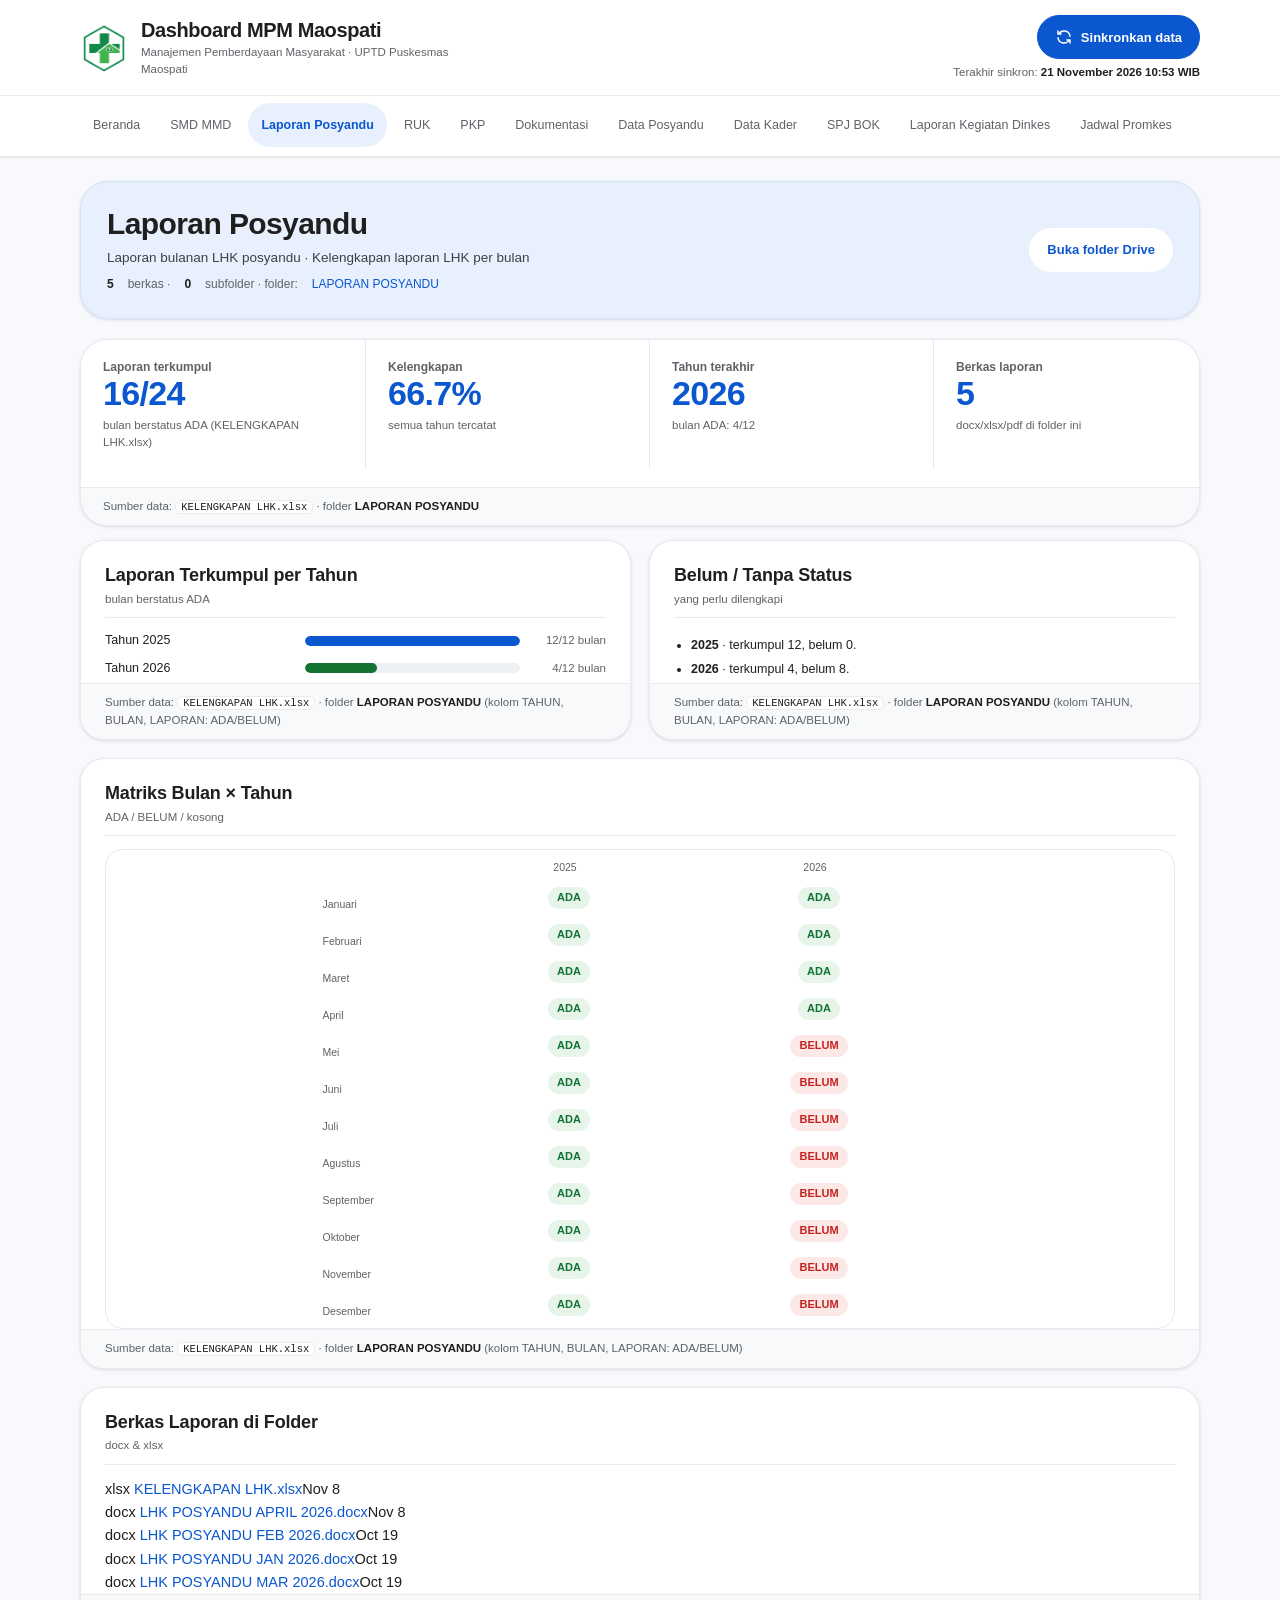
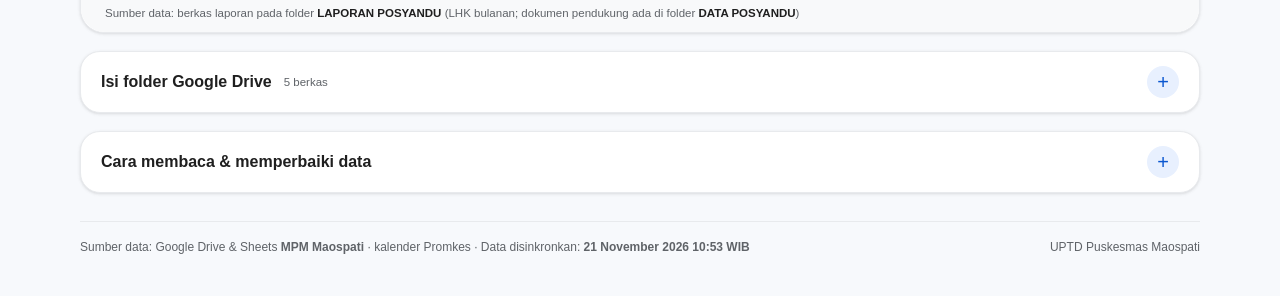
<file: laporan-posyandu.html>
<!doctype html>
<html lang="id">
<head>
<meta charset="utf-8"/>
<meta name="viewport" content="width=device-width,initial-scale=1"/>
<meta name="theme-color" content="#f7f9fc"/>
<title>Laporan Posyandu · Dashboard MPM Maospati</title>
<meta name="description" content="Kelengkapan laporan bulanan LHK posyandu per bulan dan per tahun"/>
<link rel="stylesheet" href="assets/style.css"/>
</head>
<body data-page="laporan-posyandu">
<a class="skip" href="#main">Langsung ke isi</a>
<div class="topwrap">
  <header class="top">
    <div class="inner">
      <button class="menu-toggle" id="menutoggle" type="button" aria-expanded="false" aria-controls="navmenu" aria-label="Buka menu">
        <span class="menu-icon" aria-hidden="true"><span></span><span></span><span></span></span>
        <span class="menu-toggle-label">Menu</span>
      </button>
      <div class="brand">
        <img class="logo" src="assets/logo-puskesmas.png" alt="" width="95" height="105">
        <div>
          <h1>Dashboard MPM Maospati</h1>
          <p>Manajemen Pemberdayaan Masyarakat &middot; UPTD Puskesmas Maospati</p>
        </div>
      </div>
      <div id="drivebtn"></div>
    </div>
  </header>
  <nav class="menu" aria-label="Menu utama"><div class="navinner" id="navmenu"></div></nav>
</div>

<main class="wrap" id="main">
  <div class="pagehead">
    <div class="t">
      <h2 id="pagetitle">Laporan Posyandu</h2>
      <p id="pagesub">Kelengkapan laporan bulanan LHK posyandu per bulan dan per tahun</p>
      <div class="stat-line" id="pagemeta"></div>
    </div>
    <div id="drivebtn2"></div>
  </div>

  <div class="banner" id="banner"></div>

<div class="grid k4" id="kpis" style="margin-bottom:14px"></div>
  <div class="grid k2">
<section class="card"><h3>Laporan Terkumpul per Tahun<span>bulan berstatus ADA</span></h3><div id="c-perTahun"></div><p class="src" data-auto-sumber="1">Sumber data: <code>KELENGKAPAN LHK.xlsx</code> · folder <b>LAPORAN POSYANDU</b> (kolom TAHUN, BULAN, LAPORAN: ADA/BELUM)</p></section><section class="card"><h3>Belum / Tanpa Status<span>yang perlu dilengkapi</span></h3><div id="c-sisa"></div><p class="src">Sumber data: <code>KELENGKAPAN LHK.xlsx</code> · folder <b>LAPORAN POSYANDU</b> (kolom TAHUN, BULAN, LAPORAN: ADA/BELUM)</p></section><section class="card full"><h3>Matriks Bulan &times; Tahun<span>ADA / BELUM / kosong</span></h3><div class="scroll"><div id="c-matriks"></div></div><p class="src">Sumber data: <code>KELENGKAPAN LHK.xlsx</code> · folder <b>LAPORAN POSYANDU</b> (kolom TAHUN, BULAN, LAPORAN: ADA/BELUM)</p></section><section class="card full"><h3>Berkas Laporan di Folder<span>docx &amp; xlsx</span></h3><div id="c-berkas"></div><p class="src">Sumber data: berkas laporan pada folder <b>LAPORAN POSYANDU</b> (LHK bulanan; dokumen pendukung ada di folder <b>DATA POSYANDU</b>)</p></section></div>

  <details class="utility">
    <summary><span id="treecard">Isi folder Google Drive</span> <span id="filecount">memuat</span></summary>
    <div class="body">
      <div class="tree" id="treehost"><p class="muted">Memuat daftar berkas...</p></div>
      <p class="note">Klik nama berkas atau folder untuk membukanya di Google Drive. Daftar ini mengikuti isi
      folder saat data disinkronkan ulang (<code>python tools/sync.py</code>).</p>
    </div>
  </details>

  <details class="utility">
    <summary>Cara membaca &amp; memperbaiki data</summary>
    <div class="body">
      <ul class="tl">
        <li>Setiap panel mencantumkan <b>sumber data</b> di bagian bawah kartu: nama berkas Excel atau
        spreadsheet asalnya, beserta folder Drive tempat berkas itu berada.</li>
        <li>Kalau angka di halaman berbeda dengan dugaan Anda, buka berkas Excel atau spreadsheet itu
        (tombol <b>Buka folder Drive</b> / <b>Buka spreadsheet</b> di atas) dan cocokkan kolomnya.</li>
        <li>Sesudah berkas diperbaiki di Drive atau spreadsheet disunting, tekan <b>Sinkronkan data</b> di kanan atas agar
        halaman menampilkan angka terbaru.</li>
        <li>Format berkas yang dipakai dashboard dijelaskan di README pada bagian
        "Saran perbaikan data".</li>
      </ul>
    </div>
  </details>

  <footer class="foot">
    <span>Sumber data: Google Drive &amp; Sheets <b>MPM Maospati</b> &middot; kalender Promkes &middot; <span id="synced">memuat…</span></span>
    <span>UPTD Puskesmas Maospati</span>
  </footer>
</main>

<script>window.__DATA__ = window.__DATA__ || {}; window.__DATA__["laporan-posyandu"] = {"slug": "laporan-posyandu", "menu": "Laporan Posyandu", "subjudul": "Laporan bulanan LHK posyandu", "deskripsi": "Kelengkapan laporan LHK per bulan", "folder": {"id": "1HYFFzGGYg9UUjoV5UsjfuDG9WmXJMrqS", "url": "https://drive.google.com/drive/folders/1HYFFzGGYg9UUjoV5UsjfuDG9WmXJMrqS", "name": "LAPORAN POSYANDU"}, "statistik": {"berkas": 5, "subfolder": 0}, "struktur": {"name": "LAPORAN POSYANDU", "id": "1HYFFzGGYg9UUjoV5UsjfuDG9WmXJMrqS", "url": "https://drive.google.com/drive/folders/1HYFFzGGYg9UUjoV5UsjfuDG9WmXJMrqS", "files": [{"id": "1ZMS5tgWmAo9gBrrZzcsBTKTjl_BvYQMs", "name": "KELENGKAPAN LHK.xlsx", "kind": "file", "modified": "Nov 8", "url": "https://drive.google.com/file/d/1ZMS5tgWmAo9gBrrZzcsBTKTjl_BvYQMs/view"}, {"id": "13omoepBzewW4HOeobx5ByO8j5iUyOM3A", "name": "LHK POSYANDU APRIL 2026.docx", "kind": "file", "modified": "Nov 8", "url": "https://drive.google.com/file/d/13omoepBzewW4HOeobx5ByO8j5iUyOM3A/view"}, {"id": "18VjFjghR3sq6axbg4sIUhu1WW36nh5AC", "name": "LHK POSYANDU FEB 2026.docx", "kind": "file", "modified": "Oct 19", "url": "https://drive.google.com/file/d/18VjFjghR3sq6axbg4sIUhu1WW36nh5AC/view"}, {"id": "162vS8DaHa8RXKxyVaUV7B8HtCVlAevaF", "name": "LHK POSYANDU JAN 2026.docx", "kind": "file", "modified": "Oct 19", "url": "https://drive.google.com/file/d/162vS8DaHa8RXKxyVaUV7B8HtCVlAevaF/view"}, {"id": "1VqoRFaN-ZA-egkSWzFBG6ukgyWQKwB7y", "name": "LHK POSYANDU MAR 2026.docx", "kind": "file", "modified": "Oct 19", "url": "https://drive.google.com/file/d/1VqoRFaN-ZA-egkSWzFBG6ukgyWQKwB7y/view"}], "children": []}, "files": [{"id": "1ZMS5tgWmAo9gBrrZzcsBTKTjl_BvYQMs", "name": "KELENGKAPAN LHK.xlsx", "kind": "file", "modified": "Nov 8", "url": "https://drive.google.com/file/d/1ZMS5tgWmAo9gBrrZzcsBTKTjl_BvYQMs/view", "path": "LAPORAN POSYANDU"}, {"id": "13omoepBzewW4HOeobx5ByO8j5iUyOM3A", "name": "LHK POSYANDU APRIL 2026.docx", "kind": "file", "modified": "Nov 8", "url": "https://drive.google.com/file/d/13omoepBzewW4HOeobx5ByO8j5iUyOM3A/view", "path": "LAPORAN POSYANDU"}, {"id": "18VjFjghR3sq6axbg4sIUhu1WW36nh5AC", "name": "LHK POSYANDU FEB 2026.docx", "kind": "file", "modified": "Oct 19", "url": "https://drive.google.com/file/d/18VjFjghR3sq6axbg4sIUhu1WW36nh5AC/view", "path": "LAPORAN POSYANDU"}, {"id": "162vS8DaHa8RXKxyVaUV7B8HtCVlAevaF", "name": "LHK POSYANDU JAN 2026.docx", "kind": "file", "modified": "Oct 19", "url": "https://drive.google.com/file/d/162vS8DaHa8RXKxyVaUV7B8HtCVlAevaF/view", "path": "LAPORAN POSYANDU"}, {"id": "1VqoRFaN-ZA-egkSWzFBG6ukgyWQKwB7y", "name": "LHK POSYANDU MAR 2026.docx", "kind": "file", "modified": "Oct 19", "url": "https://drive.google.com/file/d/1VqoRFaN-ZA-egkSWzFBG6ukgyWQKwB7y/view", "path": "LAPORAN POSYANDU"}], "analisa": {"kpi": {"tahun": [2025, 2026], "terkumpul": 16, "total": 24, "bulanIni": 4, "tahunTerakhir": 2026}, "lhk": [{"tahun": 2025, "bulan": "Januari", "ada": true, "belum": false}, {"tahun": 2025, "bulan": "Februari", "ada": true, "belum": false}, {"tahun": 2025, "bulan": "Maret", "ada": true, "belum": false}, {"tahun": 2025, "bulan": "April", "ada": true, "belum": false}, {"tahun": 2025, "bulan": "Mei", "ada": true, "belum": false}, {"tahun": 2025, "bulan": "Juni", "ada": true, "belum": false}, {"tahun": 2025, "bulan": "Juli", "ada": true, "belum": false}, {"tahun": 2025, "bulan": "Agustus", "ada": true, "belum": false}, {"tahun": 2025, "bulan": "September", "ada": true, "belum": false}, {"tahun": 2025, "bulan": "Oktober", "ada": true, "belum": false}, {"tahun": 2025, "bulan": "November", "ada": true, "belum": false}, {"tahun": 2025, "bulan": "Desember", "ada": true, "belum": false}, {"tahun": 2026, "bulan": "Januari", "ada": true, "belum": false}, {"tahun": 2026, "bulan": "Februari", "ada": true, "belum": false}, {"tahun": 2026, "bulan": "Maret", "ada": true, "belum": false}, {"tahun": 2026, "bulan": "April", "ada": true, "belum": false}, {"tahun": 2026, "bulan": "Mei", "ada": false, "belum": true}, {"tahun": 2026, "bulan": "Juni", "ada": false, "belum": true}, {"tahun": 2026, "bulan": "Juli", "ada": false, "belum": true}, {"tahun": 2026, "bulan": "Agustus", "ada": false, "belum": true}, {"tahun": 2026, "bulan": "September", "ada": false, "belum": true}, {"tahun": 2026, "bulan": "Oktober", "ada": false, "belum": true}, {"tahun": 2026, "bulan": "November", "ada": false, "belum": true}, {"tahun": 2026, "bulan": "Desember", "ada": false, "belum": true}], "bulan": ["Januari", "Februari", "Maret", "April", "Mei", "Juni", "Juli", "Agustus", "September", "Oktober", "November", "Desember"], "berkasLaporan": [{"id": "1ZMS5tgWmAo9gBrrZzcsBTKTjl_BvYQMs", "name": "KELENGKAPAN LHK.xlsx", "kind": "file", "modified": "Nov 8", "url": "https://drive.google.com/file/d/1ZMS5tgWmAo9gBrrZzcsBTKTjl_BvYQMs/view", "path": "LAPORAN POSYANDU"}, {"id": "13omoepBzewW4HOeobx5ByO8j5iUyOM3A", "name": "LHK POSYANDU APRIL 2026.docx", "kind": "file", "modified": "Nov 8", "url": "https://drive.google.com/file/d/13omoepBzewW4HOeobx5ByO8j5iUyOM3A/view", "path": "LAPORAN POSYANDU"}, {"id": "18VjFjghR3sq6axbg4sIUhu1WW36nh5AC", "name": "LHK POSYANDU FEB 2026.docx", "kind": "file", "modified": "Oct 19", "url": "https://drive.google.com/file/d/18VjFjghR3sq6axbg4sIUhu1WW36nh5AC/view", "path": "LAPORAN POSYANDU"}, {"id": "162vS8DaHa8RXKxyVaUV7B8HtCVlAevaF", "name": "LHK POSYANDU JAN 2026.docx", "kind": "file", "modified": "Oct 19", "url": "https://drive.google.com/file/d/162vS8DaHa8RXKxyVaUV7B8HtCVlAevaF/view", "path": "LAPORAN POSYANDU"}, {"id": "1VqoRFaN-ZA-egkSWzFBG6ukgyWQKwB7y", "name": "LHK POSYANDU MAR 2026.docx", "kind": "file", "modified": "Oct 19", "url": "https://drive.google.com/file/d/1VqoRFaN-ZA-egkSWzFBG6ukgyWQKwB7y/view", "path": "LAPORAN POSYANDU"}]}, "adaData": true, "generated": "21 November 2026 10:53 WIB"};</script>
<script src="assets/app.js"></script>
<script src="assets/pages/laporan-posyandu.js"></script>
</body>
</html>
</file>
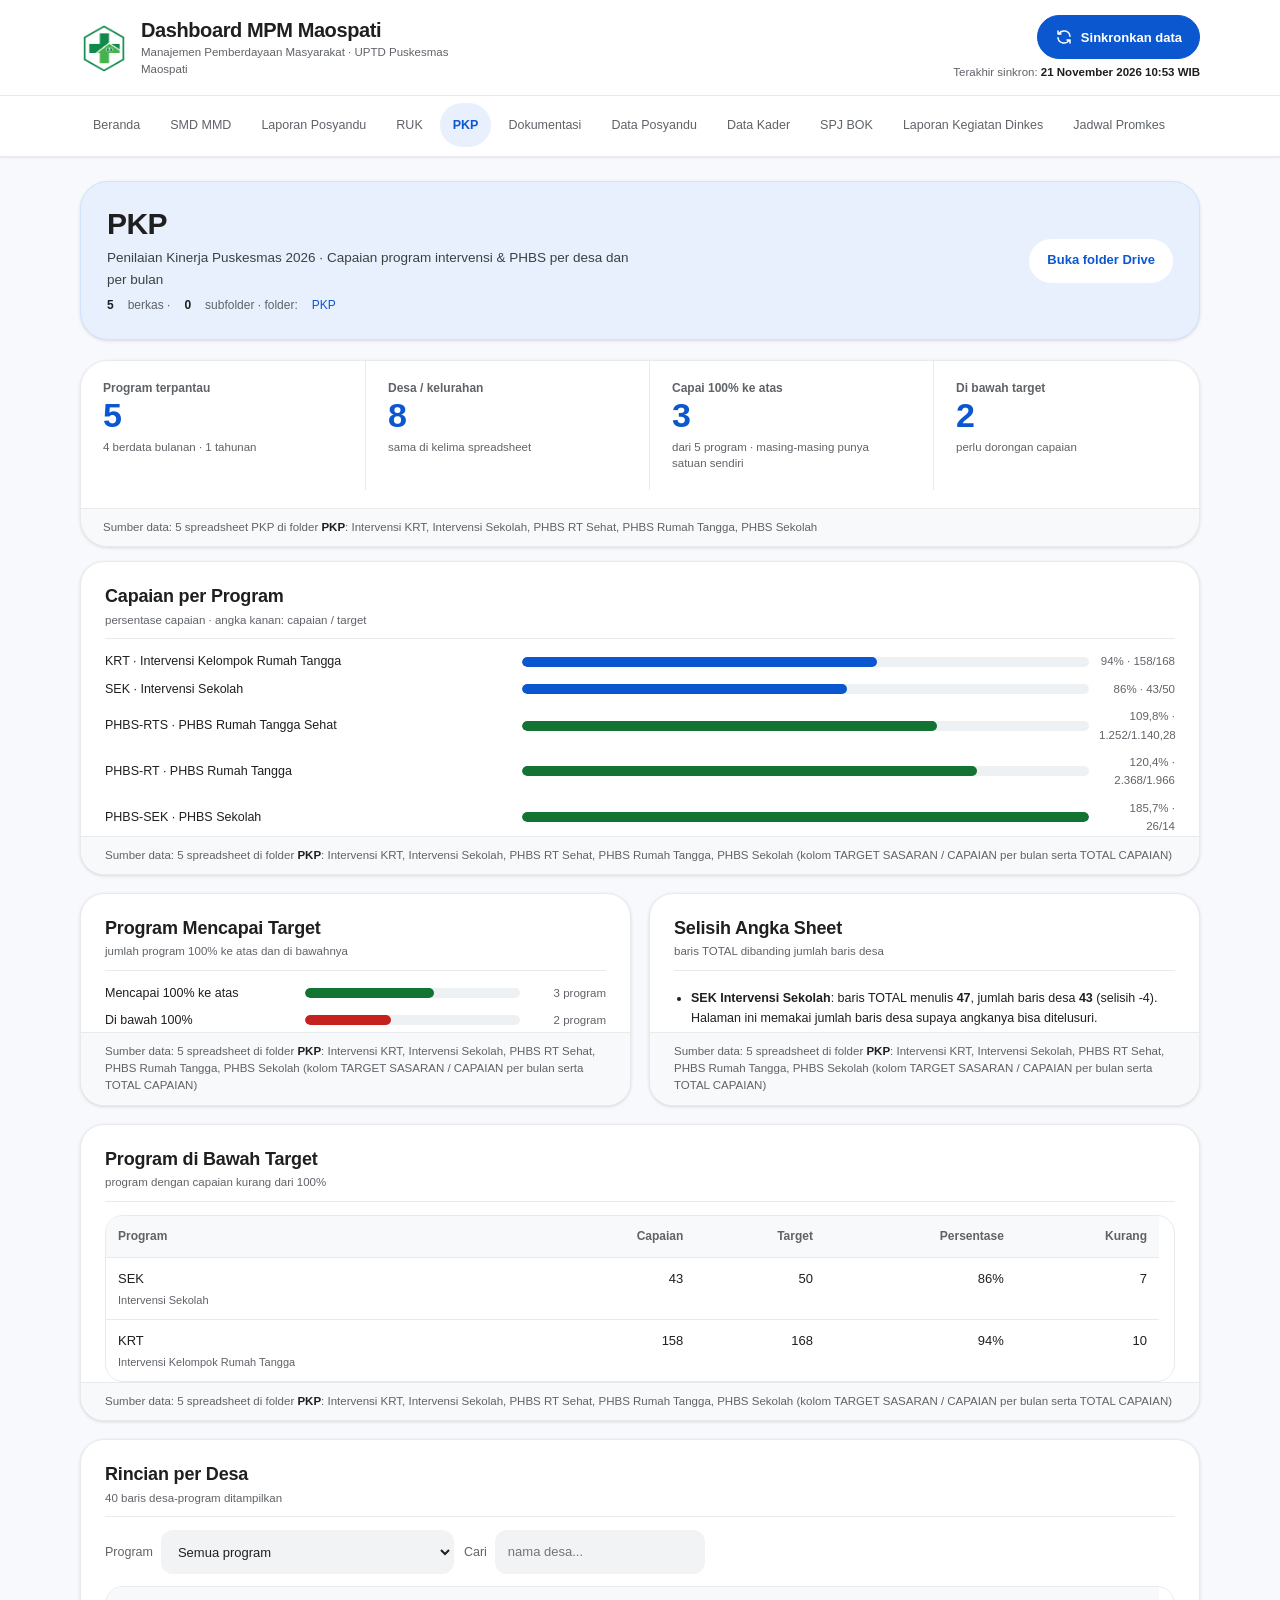
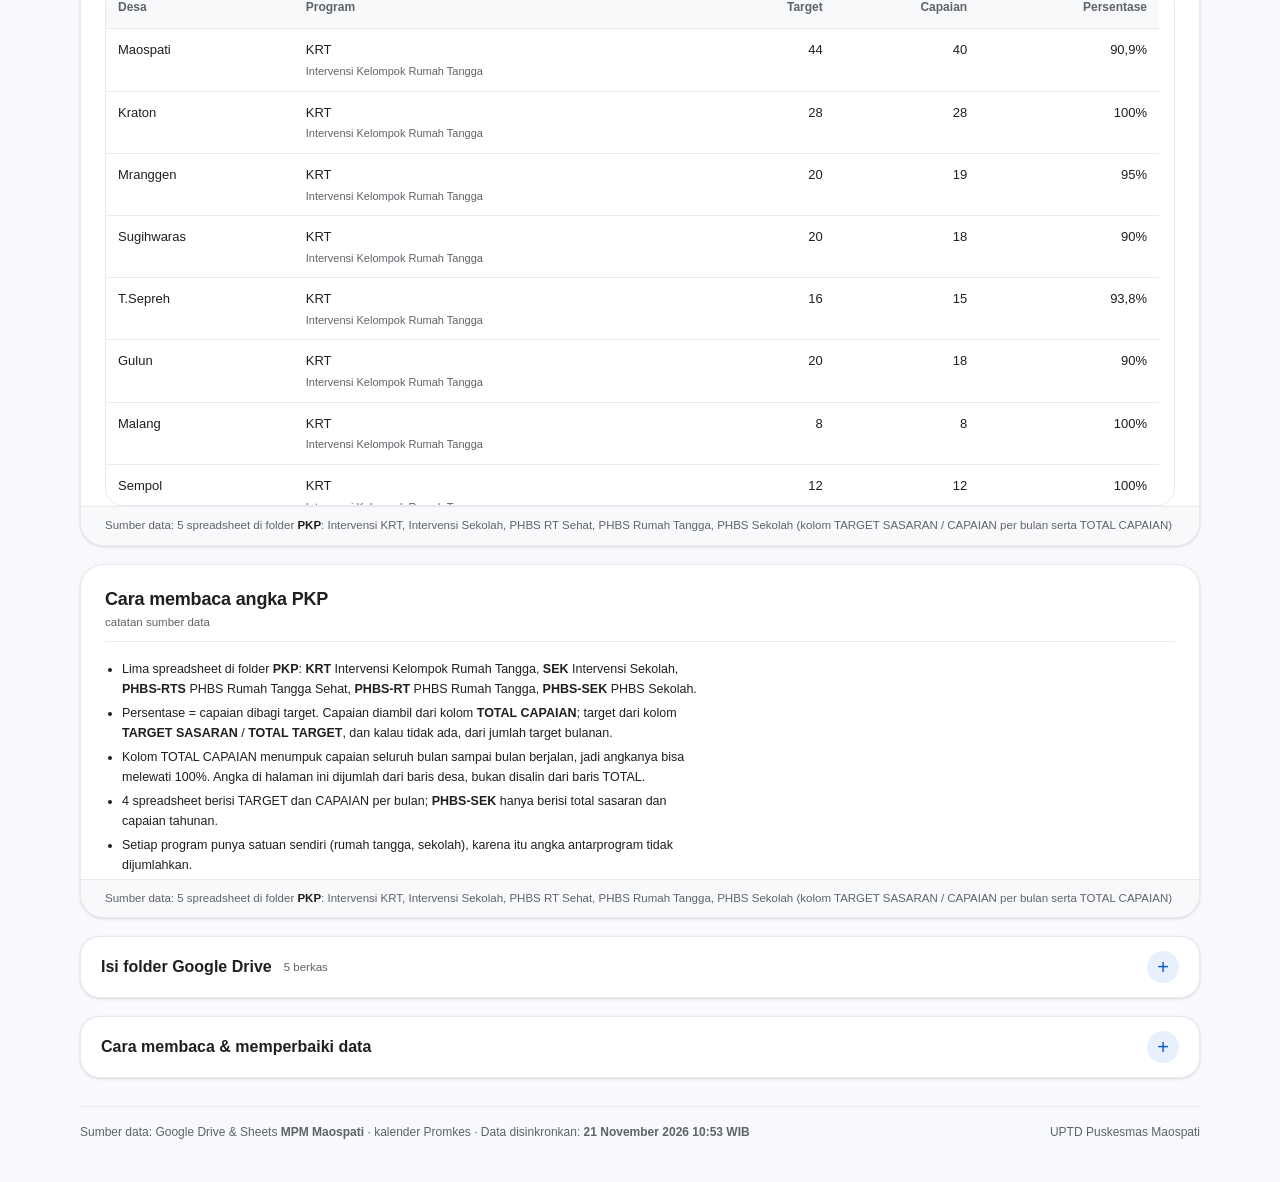
<file: pkp.html>
<!doctype html>
<html lang="id">
<head>
<meta charset="utf-8"/>
<meta name="viewport" content="width=device-width,initial-scale=1"/>
<meta name="theme-color" content="#f7f9fc"/>
<title>PKP · Dashboard MPM Maospati</title>
<meta name="description" content="Penilaian Kinerja Puskesmas 2026: capaian program intervensi &amp; PHBS per desa dan per bulan"/>
<link rel="stylesheet" href="assets/style.css"/>
</head>
<body data-page="pkp">
<a class="skip" href="#main">Langsung ke isi</a>
<div class="topwrap">
  <header class="top">
    <div class="inner">
      <button class="menu-toggle" id="menutoggle" type="button" aria-expanded="false" aria-controls="navmenu" aria-label="Buka menu">
        <span class="menu-icon" aria-hidden="true"><span></span><span></span><span></span></span>
        <span class="menu-toggle-label">Menu</span>
      </button>
      <div class="brand">
        <img class="logo" src="assets/logo-puskesmas.png" alt="" width="95" height="105">
        <div>
          <h1>Dashboard MPM Maospati</h1>
          <p>Manajemen Pemberdayaan Masyarakat &middot; UPTD Puskesmas Maospati</p>
        </div>
      </div>
      <div id="drivebtn"></div>
    </div>
  </header>
  <nav class="menu" aria-label="Menu utama"><div class="navinner" id="navmenu"></div></nav>
</div>

<main class="wrap" id="main">
  <div class="pagehead">
    <div class="t">
      <h2 id="pagetitle">PKP</h2>
      <p id="pagesub">Penilaian Kinerja Puskesmas 2026: capaian program intervensi &amp; PHBS per desa dan per bulan</p>
      <div class="stat-line" id="pagemeta"></div>
    </div>
    <div id="drivebtn2"></div>
  </div>

  <div class="banner" id="banner"></div>

<div class="grid k4" id="kpis" style="margin-bottom:14px"></div>
  <div class="grid k2">
<section class="card full"><h3>Capaian per Program<span>persentase capaian · angka kanan: capaian / target</span></h3><div id="c-program"></div><p class="src">Sumber data: 5 spreadsheet di folder <b>PKP</b>: Intervensi KRT, Intervensi Sekolah, PHBS RT Sehat, PHBS Rumah Tangga, PHBS Sekolah (kolom TARGET SASARAN / CAPAIAN per bulan serta TOTAL CAPAIAN)</p></section><section class="card"><h3>Program Mencapai Target<span>jumlah program 100% ke atas dan di bawahnya</span></h3><div id="c-ringkas"></div><p class="src">Sumber data: 5 spreadsheet di folder <b>PKP</b>: Intervensi KRT, Intervensi Sekolah, PHBS RT Sehat, PHBS Rumah Tangga, PHBS Sekolah (kolom TARGET SASARAN / CAPAIAN per bulan serta TOTAL CAPAIAN)</p></section><section class="card"><h3>Selisih Angka Sheet<span>baris TOTAL dibanding jumlah baris desa</span></h3><div id="c-selisih"></div><p class="src">Sumber data: 5 spreadsheet di folder <b>PKP</b>: Intervensi KRT, Intervensi Sekolah, PHBS RT Sehat, PHBS Rumah Tangga, PHBS Sekolah (kolom TARGET SASARAN / CAPAIAN per bulan serta TOTAL CAPAIAN)</p></section><section class="card full"><h3>Program di Bawah Target<span>program dengan capaian kurang dari 100%</span></h3><div class="scroll" style="max-height:none"><div id="t-bawah"></div></div><p class="src">Sumber data: 5 spreadsheet di folder <b>PKP</b>: Intervensi KRT, Intervensi Sekolah, PHBS RT Sehat, PHBS Rumah Tangga, PHBS Sekolah (kolom TARGET SASARAN / CAPAIAN per bulan serta TOTAL CAPAIAN)</p></section><section class="card full"><h3>Rincian per Desa<span><span id="c-info"></span></span></h3><div class="rowctl"><label>Program <select id="f-program"></select></label><label>Cari <input id="q-pkp" type="search" placeholder="nama desa..." size="22"/></label></div><div class="scroll"><div id="t-desa"></div></div><p class="src">Sumber data: 5 spreadsheet di folder <b>PKP</b>: Intervensi KRT, Intervensi Sekolah, PHBS RT Sehat, PHBS Rumah Tangga, PHBS Sekolah (kolom TARGET SASARAN / CAPAIAN per bulan serta TOTAL CAPAIAN)</p></section><section class="card full"><h3>Cara membaca angka PKP<span>catatan sumber data</span></h3><div id="c-catatan"></div><p class="src">Sumber data: 5 spreadsheet di folder <b>PKP</b>: Intervensi KRT, Intervensi Sekolah, PHBS RT Sehat, PHBS Rumah Tangga, PHBS Sekolah (kolom TARGET SASARAN / CAPAIAN per bulan serta TOTAL CAPAIAN)</p></section></div>

  <details class="utility">
    <summary><span id="treecard">Isi folder Google Drive</span> <span id="filecount">memuat</span></summary>
    <div class="body">
      <div class="tree" id="treehost"><p class="muted">Memuat daftar berkas...</p></div>
      <p class="note">Klik nama berkas atau folder untuk membukanya di Google Drive. Daftar ini mengikuti isi
      folder saat data disinkronkan ulang (<code>python tools/sync.py</code>).</p>
    </div>
  </details>

  <details class="utility">
    <summary>Cara membaca &amp; memperbaiki data</summary>
    <div class="body">
      <ul class="tl">
        <li>Setiap panel mencantumkan <b>sumber data</b> di bagian bawah kartu: nama berkas Excel atau
        spreadsheet asalnya, beserta folder Drive tempat berkas itu berada.</li>
        <li>Kalau angka di halaman berbeda dengan dugaan Anda, buka berkas Excel atau spreadsheet itu
        (tombol <b>Buka folder Drive</b> / <b>Buka spreadsheet</b> di atas) dan cocokkan kolomnya.</li>
        <li>Sesudah berkas diperbaiki di Drive atau spreadsheet disunting, tekan <b>Sinkronkan data</b> di kanan atas agar
        halaman menampilkan angka terbaru.</li>
        <li>Format berkas yang dipakai dashboard dijelaskan di README pada bagian
        "Saran perbaikan data".</li>
      </ul>
    </div>
  </details>

  <footer class="foot">
    <span>Sumber data: Google Drive &amp; Sheets <b>MPM Maospati</b> &middot; kalender Promkes &middot; <span id="synced">memuat…</span></span>
    <span>UPTD Puskesmas Maospati</span>
  </footer>
</main>

<script>window.__DATA__ = window.__DATA__ || {}; window.__DATA__["pkp"] = {"slug": "pkp", "menu": "PKP", "subjudul": "Penilaian Kinerja Puskesmas 2026", "deskripsi": "Capaian program intervensi & PHBS per desa dan per bulan", "folder": {"id": "1Lqh-rb8Bk8U-1MMHB4wCWEKriISKtuWl", "url": "https://drive.google.com/drive/folders/1Lqh-rb8Bk8U-1MMHB4wCWEKriISKtuWl", "name": "PKP "}, "statistik": {"berkas": 5, "subfolder": 0}, "struktur": {"name": "PKP ", "id": "1Lqh-rb8Bk8U-1MMHB4wCWEKriISKtuWl", "url": "https://drive.google.com/drive/folders/1Lqh-rb8Bk8U-1MMHB4wCWEKriISKtuWl", "files": [{"id": "1I4knJ_XhaOG5DA48v199LA3HOICKU53dV0qkmPM0PoY", "name": "INTERVENSI KELOMPOK RUMAH TANGGA", "kind": "file", "modified": "Oct 26", "url": "https://drive.google.com/file/d/1I4knJ_XhaOG5DA48v199LA3HOICKU53dV0qkmPM0PoY/view"}, {"id": "15OUtmaT-zn5uRLLbnb4GAt16eD5DlKlfABKlsVhHV3k", "name": "INTERVENSI SEKOLAH", "kind": "file", "modified": "Oct 26", "url": "https://drive.google.com/file/d/15OUtmaT-zn5uRLLbnb4GAt16eD5DlKlfABKlsVhHV3k/view"}, {"id": "12zXk7XZwi-RMcMLU74QGd8CPQtl6lL7nvSYam9BQgo8", "name": "PHBS RT SEHAT 2026", "kind": "file", "modified": "Oct 26", "url": "https://drive.google.com/file/d/12zXk7XZwi-RMcMLU74QGd8CPQtl6lL7nvSYam9BQgo8/view"}, {"id": "11rsqm5UOM2JxWtQKPJY6jKtVg1mnANCbyKuh_sO09Ro", "name": "PHBS RUMAH TANGGA 2026", "kind": "file", "modified": "Oct 26", "url": "https://drive.google.com/file/d/11rsqm5UOM2JxWtQKPJY6jKtVg1mnANCbyKuh_sO09Ro/view"}, {"id": "1u1hcNGEtg982LIgJ7sfvNyT4uv7MKq_J6jl13potjUA", "name": "PHBS SEKOLAH", "kind": "file", "modified": "Oct 26", "url": "https://drive.google.com/file/d/1u1hcNGEtg982LIgJ7sfvNyT4uv7MKq_J6jl13potjUA/view"}], "children": []}, "files": [{"id": "1I4knJ_XhaOG5DA48v199LA3HOICKU53dV0qkmPM0PoY", "name": "INTERVENSI KELOMPOK RUMAH TANGGA", "kind": "file", "modified": "Oct 26", "url": "https://drive.google.com/file/d/1I4knJ_XhaOG5DA48v199LA3HOICKU53dV0qkmPM0PoY/view", "path": "PKP "}, {"id": "15OUtmaT-zn5uRLLbnb4GAt16eD5DlKlfABKlsVhHV3k", "name": "INTERVENSI SEKOLAH", "kind": "file", "modified": "Oct 26", "url": "https://drive.google.com/file/d/15OUtmaT-zn5uRLLbnb4GAt16eD5DlKlfABKlsVhHV3k/view", "path": "PKP "}, {"id": "12zXk7XZwi-RMcMLU74QGd8CPQtl6lL7nvSYam9BQgo8", "name": "PHBS RT SEHAT 2026", "kind": "file", "modified": "Oct 26", "url": "https://drive.google.com/file/d/12zXk7XZwi-RMcMLU74QGd8CPQtl6lL7nvSYam9BQgo8/view", "path": "PKP "}, {"id": "11rsqm5UOM2JxWtQKPJY6jKtVg1mnANCbyKuh_sO09Ro", "name": "PHBS RUMAH TANGGA 2026", "kind": "file", "modified": "Oct 26", "url": "https://drive.google.com/file/d/11rsqm5UOM2JxWtQKPJY6jKtVg1mnANCbyKuh_sO09Ro/view", "path": "PKP "}, {"id": "1u1hcNGEtg982LIgJ7sfvNyT4uv7MKq_J6jl13potjUA", "name": "PHBS SEKOLAH", "kind": "file", "modified": "Oct 26", "url": "https://drive.google.com/file/d/1u1hcNGEtg982LIgJ7sfvNyT4uv7MKq_J6jl13potjUA/view", "path": "PKP "}], "analisa": {"kpi": {"program": 5, "desa": 8, "mencapai": 3, "bawah": 2, "bulanan": 4, "sumber": "5 spreadsheet di folder PKP"}, "program": [{"kode": "KRT", "nama": "Intervensi Kelompok Rumah Tangga", "target": 168.0, "capaian": 158.0, "persen": 94.0, "punyaBulan": true, "totalSheet": 158.0, "berkas": "INTERVENSI KELOMPOK RUMAH TANGGA", "url": "https://drive.google.com/file/d/1I4knJ_XhaOG5DA48v199LA3HOICKU53dV0qkmPM0PoY/view"}, {"kode": "SEK", "nama": "Intervensi Sekolah", "target": 50.0, "capaian": 43.0, "persen": 86.0, "punyaBulan": true, "totalSheet": 47.0, "berkas": "INTERVENSI SEKOLAH", "url": "https://drive.google.com/file/d/15OUtmaT-zn5uRLLbnb4GAt16eD5DlKlfABKlsVhHV3k/view"}, {"kode": "PHBS-RTS", "nama": "PHBS Rumah Tangga Sehat", "target": 1140.28, "capaian": 1252.0, "persen": 109.8, "punyaBulan": true, "totalSheet": 1252.0, "berkas": "PHBS RT SEHAT 2026", "url": "https://drive.google.com/file/d/12zXk7XZwi-RMcMLU74QGd8CPQtl6lL7nvSYam9BQgo8/view"}, {"kode": "PHBS-RT", "nama": "PHBS Rumah Tangga", "target": 1966.0, "capaian": 2368.0, "persen": 120.4, "punyaBulan": true, "totalSheet": 2368.0, "berkas": "PHBS RUMAH TANGGA 2026", "url": "https://drive.google.com/file/d/11rsqm5UOM2JxWtQKPJY6jKtVg1mnANCbyKuh_sO09Ro/view"}, {"kode": "PHBS-SEK", "nama": "PHBS Sekolah", "target": 14.0, "capaian": 26.0, "persen": 185.7, "punyaBulan": false, "totalSheet": 26.0, "berkas": "PHBS SEKOLAH", "url": "https://drive.google.com/file/d/1u1hcNGEtg982LIgJ7sfvNyT4uv7MKq_J6jl13potjUA/view"}], "rincian": [{"target": 168.0, "capaian": 158.0, "totalSheet": 158.0, "selisih": 0.0, "persen": 94.0, "punyaBulan": true, "bulan": [{"bulan": "Januari", "target": 17.0, "capaian": 35.0, "persen": 205.9}, {"bulan": "Februari", "target": 17.0, "capaian": 26.0, "persen": 152.9}, {"bulan": "Maret", "target": 17.0, "capaian": 16.0, "persen": 94.1}, {"bulan": "April", "target": 17.0, "capaian": 10.0, "persen": 58.8}, {"bulan": "Mei", "target": 16.0, "capaian": 10.0, "persen": 62.5}, {"bulan": "Juni", "target": 16.0, "capaian": 3.0, "persen": 18.8}, {"bulan": "Juli", "target": 16.0, "capaian": 15.0, "persen": 93.8}, {"bulan": "Agustus", "target": 16.0, "capaian": 20.0, "persen": 125.0}, {"bulan": "September", "target": 10.0, "capaian": 15.0, "persen": 150.0}, {"bulan": "Oktober", "target": 10.0, "capaian": 8.0, "persen": 80.0}, {"bulan": "November", "target": 8.0, "capaian": 0.0, "persen": 0.0}, {"bulan": "Desember", "target": 8.0, "capaian": 0.0, "persen": 0.0}], "desa": [{"desa": "Maospati", "target": 44.0, "capaian": 40.0, "totalSasaran": null, "persen": 90.9, "bulan": [{"bulan": "Januari", "target": 4.0, "capaian": 7.0}, {"bulan": "Februari", "target": 4.0, "capaian": 6.0}, {"bulan": "Maret", "target": 4.0, "capaian": 3.0}, {"bulan": "April", "target": 4.0, "capaian": 2.0}, {"bulan": "Mei", "target": 4.0, "capaian": 2.0}, {"bulan": "Juni", "target": 4.0, "capaian": 0.0}, {"bulan": "Juli", "target": 4.0, "capaian": 4.0}, {"bulan": "Agustus", "target": 4.0, "capaian": 8.0}, {"bulan": "September", "target": 4.0, "capaian": 6.0}, {"bulan": "Oktober", "target": 4.0, "capaian": 2.0}, {"bulan": "November", "target": 2.0, "capaian": 0.0}, {"bulan": "Desember", "target": 2.0, "capaian": 0.0}]}, {"desa": "Kraton", "target": 28.0, "capaian": 28.0, "totalSasaran": null, "persen": 100.0, "bulan": [{"bulan": "Januari", "target": 3.0, "capaian": 7.0}, {"bulan": "Februari", "target": 3.0, "capaian": 5.0}, {"bulan": "Maret", "target": 3.0, "capaian": 3.0}, {"bulan": "April", "target": 3.0, "capaian": 2.0}, {"bulan": "Mei", "target": 3.0, "capaian": 2.0}, {"bulan": "Juni", "target": 3.0, "capaian": 0.0}, {"bulan": "Juli", "target": 3.0, "capaian": 3.0}, {"bulan": "Agustus", "target": 3.0, "capaian": 5.0}, {"bulan": "September", "target": 1.0, "capaian": 1.0}, {"bulan": "Oktober", "target": 1.0, "capaian": 0.0}, {"bulan": "November", "target": 1.0, "capaian": 0.0}, {"bulan": "Desember", "target": 1.0, "capaian": 0.0}]}, {"desa": "Mranggen", "target": 20.0, "capaian": 19.0, "totalSasaran": null, "persen": 95.0, "bulan": [{"bulan": "Januari", "target": 2.0, "capaian": 5.0}, {"bulan": "Februari", "target": 2.0, "capaian": 4.0}, {"bulan": "Maret", "target": 2.0, "capaian": 2.0}, {"bulan": "April", "target": 2.0, "capaian": 1.0}, {"bulan": "Mei", "target": 2.0, "capaian": 1.0}, {"bulan": "Juni", "target": 2.0, "capaian": 0.0}, {"bulan": "Juli", "target": 2.0, "capaian": 2.0}, {"bulan": "Agustus", "target": 2.0, "capaian": 2.0}, {"bulan": "September", "target": 1.0, "capaian": 1.0}, {"bulan": "Oktober", "target": 1.0, "capaian": 1.0}, {"bulan": "November", "target": 1.0, "capaian": 0.0}, {"bulan": "Desember", "target": 1.0, "capaian": 0.0}]}, {"desa": "Sugihwaras", "target": 20.0, "capaian": 18.0, "totalSasaran": null, "persen": 90.0, "bulan": [{"bulan": "Januari", "target": 2.0, "capaian": 5.0}, {"bulan": "Februari", "target": 2.0, "capaian": 2.0}, {"bulan": "Maret", "target": 2.0, "capaian": 2.0}, {"bulan": "April", "target": 2.0, "capaian": 1.0}, {"bulan": "Mei", "target": 2.0, "capaian": 1.0}, {"bulan": "Juni", "target": 2.0, "capaian": 0.0}, {"bulan": "Juli", "target": 2.0, "capaian": 2.0}, {"bulan": "Agustus", "target": 2.0, "capaian": 2.0}, {"bulan": "September", "target": 1.0, "capaian": 1.0}, {"bulan": "Oktober", "target": 1.0, "capaian": 2.0}, {"bulan": "November", "target": 1.0, "capaian": 0.0}, {"bulan": "Desember", "target": 1.0, "capaian": 0.0}]}, {"desa": "T.Sepreh", "target": 16.0, "capaian": 15.0, "totalSasaran": null, "persen": 93.8, "bulan": [{"bulan": "Januari", "target": 2.0, "capaian": 2.0}, {"bulan": "Februari", "target": 2.0, "capaian": 2.0}, {"bulan": "Maret", "target": 2.0, "capaian": 2.0}, {"bulan": "April", "target": 2.0, "capaian": 1.0}, {"bulan": "Mei", "target": 1.0, "capaian": 1.0}, {"bulan": "Juni", "target": 1.0, "capaian": 0.0}, {"bulan": "Juli", "target": 1.0, "capaian": 1.0}, {"bulan": "Agustus", "target": 1.0, "capaian": 1.0}, {"bulan": "September", "target": 1.0, "capaian": 3.0}, {"bulan": "Oktober", "target": 1.0, "capaian": 2.0}, {"bulan": "November", "target": 1.0, "capaian": 0.0}, {"bulan": "Desember", "target": 1.0, "capaian": 0.0}]}, {"desa": "Gulun", "target": 20.0, "capaian": 18.0, "totalSasaran": null, "persen": 90.0, "bulan": [{"bulan": "Januari", "target": 2.0, "capaian": 4.0}, {"bulan": "Februari", "target": 2.0, "capaian": 2.0}, {"bulan": "Maret", "target": 2.0, "capaian": 2.0}, {"bulan": "April", "target": 2.0, "capaian": 1.0}, {"bulan": "Mei", "target": 2.0, "capaian": 1.0}, {"bulan": "Juni", "target": 2.0, "capaian": 0.0}, {"bulan": "Juli", "target": 2.0, "capaian": 2.0}, {"bulan": "Agustus", "target": 2.0, "capaian": 2.0}, {"bulan": "September", "target": 1.0, "capaian": 3.0}, {"bulan": "Oktober", "target": 1.0, "capaian": 1.0}, {"bulan": "November", "target": 1.0, "capaian": 0.0}, {"bulan": "Desember", "target": 1.0, "capaian": 0.0}]}, {"desa": "Malang", "target": 8.0, "capaian": 8.0, "totalSasaran": null, "persen": 100.0, "bulan": [{"bulan": "Januari", "target": 1.0, "capaian": 2.0}, {"bulan": "Februari", "target": 1.0, "capaian": 2.0}, {"bulan": "Maret", "target": 1.0, "capaian": 1.0}, {"bulan": "April", "target": 1.0, "capaian": 1.0}, {"bulan": "Mei", "target": 1.0, "capaian": 1.0}, {"bulan": "Juni", "target": 1.0, "capaian": 0.0}, {"bulan": "Juli", "target": 1.0, "capaian": 1.0}, {"bulan": "Agustus", "target": 1.0, "capaian": 0.0}, {"bulan": "September", "target": 0.0, "capaian": 0.0}, {"bulan": "Oktober", "target": 0.0, "capaian": 0.0}, {"bulan": "November", "target": 0.0, "capaian": 0.0}, {"bulan": "Desember", "target": 0.0, "capaian": 0.0}]}, {"desa": "Sempol", "target": 12.0, "capaian": 12.0, "totalSasaran": null, "persen": 100.0, "bulan": [{"bulan": "Januari", "target": 1.0, "capaian": 3.0}, {"bulan": "Februari", "target": 1.0, "capaian": 3.0}, {"bulan": "Maret", "target": 1.0, "capaian": 1.0}, {"bulan": "April", "target": 1.0, "capaian": 1.0}, {"bulan": "Mei", "target": 1.0, "capaian": 1.0}, {"bulan": "Juni", "target": 1.0, "capaian": 3.0}, {"bulan": "Juli", "target": 1.0, "capaian": 0.0}, {"bulan": "Agustus", "target": 1.0, "capaian": 0.0}, {"bulan": "September", "target": 1.0, "capaian": 0.0}, {"bulan": "Oktober", "target": 1.0, "capaian": 0.0}, {"bulan": "November", "target": 1.0, "capaian": 0.0}, {"bulan": "Desember", "target": 1.0, "capaian": 0.0}]}], "kode": "KRT", "nama": "Intervensi Kelompok Rumah Tangga", "berkas": "INTERVENSI KELOMPOK RUMAH TANGGA", "url": "https://drive.google.com/file/d/1I4knJ_XhaOG5DA48v199LA3HOICKU53dV0qkmPM0PoY/view"}, {"target": 50.0, "capaian": 43.0, "totalSheet": 47.0, "selisih": -4.0, "persen": 86.0, "punyaBulan": true, "bulan": [{"bulan": "Januari", "target": 8.0, "capaian": 2.0, "persen": 25.0}, {"bulan": "Februari", "target": 8.0, "capaian": 0.0, "persen": 0.0}, {"bulan": "Maret", "target": 6.0, "capaian": 0.0, "persen": 0.0}, {"bulan": "April", "target": 6.0, "capaian": 8.0, "persen": 133.3}, {"bulan": "Mei", "target": 3.0, "capaian": 10.0, "persen": 333.3}, {"bulan": "Juni", "target": 3.0, "capaian": 0.0, "persen": 0.0}, {"bulan": "Juli", "target": 3.0, "capaian": 5.0, "persen": 166.7}, {"bulan": "Agustus", "target": 2.0, "capaian": 15.0, "persen": 750.0}, {"bulan": "September", "target": 3.0, "capaian": 5.0, "persen": 166.7}, {"bulan": "Oktober", "target": 9.0, "capaian": 2.0, "persen": 22.2}, {"bulan": "November", "target": 2.0, "capaian": 0.0, "persen": 0.0}, {"bulan": "Desember", "target": 2.0, "capaian": 0.0, "persen": 0.0}], "desa": [{"desa": "Maospati", "target": 12.0, "capaian": 12.0, "totalSasaran": null, "persen": 100.0, "bulan": [{"bulan": "Januari", "target": 1.0, "capaian": 0.0}, {"bulan": "Februari", "target": 1.0, "capaian": 0.0}, {"bulan": "Maret", "target": 1.0, "capaian": 0.0}, {"bulan": "April", "target": 1.0, "capaian": 1.0}, {"bulan": "Mei", "target": 1.0, "capaian": 4.0}, {"bulan": "Juni", "target": 1.0, "capaian": 0.0}, {"bulan": "Juli", "target": 1.0, "capaian": 3.0}, {"bulan": "Agustus", "target": 1.0, "capaian": 3.0}, {"bulan": "September", "target": 1.0, "capaian": 1.0}, {"bulan": "Oktober", "target": 4.0, "capaian": 0.0}, {"bulan": "November", "target": 1.0, "capaian": 0.0}, {"bulan": "Desember", "target": 1.0, "capaian": 0.0}]}, {"desa": "Kraton", "target": 10.0, "capaian": 10.0, "totalSasaran": null, "persen": 100.0, "bulan": [{"bulan": "Januari", "target": 1.0, "capaian": 1.0}, {"bulan": "Februari", "target": 1.0, "capaian": 0.0}, {"bulan": "Maret", "target": 1.0, "capaian": 0.0}, {"bulan": "April", "target": 1.0, "capaian": 2.0}, {"bulan": "Mei", "target": 1.0, "capaian": 1.0}, {"bulan": "Juni", "target": 1.0, "capaian": 0.0}, {"bulan": "Juli", "target": 1.0, "capaian": 2.0}, {"bulan": "Agustus", "target": 1.0, "capaian": 3.0}, {"bulan": "September", "target": 1.0, "capaian": 1.0}, {"bulan": "Oktober", "target": 1.0, "capaian": 0.0}, {"bulan": "November", "target": 0.0, "capaian": 0.0}, {"bulan": "Desember", "target": 0.0, "capaian": 0.0}]}, {"desa": "Mranggen", "target": 2.0, "capaian": 2.0, "totalSasaran": null, "persen": 100.0, "bulan": [{"bulan": "Januari", "target": 1.0, "capaian": 0.0}, {"bulan": "Februari", "target": 1.0, "capaian": 0.0}, {"bulan": "Maret", "target": 0.0, "capaian": 0.0}, {"bulan": "April", "target": 0.0, "capaian": 1.0}, {"bulan": "Mei", "target": 0.0, "capaian": 0.0}, {"bulan": "Juni", "target": 0.0, "capaian": 0.0}, {"bulan": "Juli", "target": 0.0, "capaian": 0.0}, {"bulan": "Agustus", "target": 0.0, "capaian": 1.0}, {"bulan": "September", "target": 0.0, "capaian": 0.0}, {"bulan": "Oktober", "target": 0.0, "capaian": 0.0}, {"bulan": "November", "target": 0.0, "capaian": 0.0}, {"bulan": "Desember", "target": 0.0, "capaian": 0.0}]}, {"desa": "Sugihwaras", "target": 12.0, "capaian": 10.0, "totalSasaran": null, "persen": 83.3, "bulan": [{"bulan": "Januari", "target": 1.0, "capaian": 0.0}, {"bulan": "Februari", "target": 1.0, "capaian": 0.0}, {"bulan": "Maret", "target": 1.0, "capaian": 0.0}, {"bulan": "April", "target": 1.0, "capaian": 1.0}, {"bulan": "Mei", "target": 1.0, "capaian": 2.0}, {"bulan": "Juni", "target": 1.0, "capaian": 0.0}, {"bulan": "Juli", "target": 1.0, "capaian": 0.0}, {"bulan": "Agustus", "target": 0.0, "capaian": 4.0}, {"bulan": "September", "target": 1.0, "capaian": 1.0}, {"bulan": "Oktober", "target": 4.0, "capaian": 2.0}, {"bulan": "November", "target": 1.0, "capaian": 0.0}, {"bulan": "Desember", "target": 1.0, "capaian": 0.0}]}, {"desa": "T.Sepreh", "target": 4.0, "capaian": 0.0, "totalSasaran": null, "persen": 0.0, "bulan": [{"bulan": "Januari", "target": 1.0, "capaian": 0.0}, {"bulan": "Februari", "target": 1.0, "capaian": 0.0}, {"bulan": "Maret", "target": 1.0, "capaian": 0.0}, {"bulan": "April", "target": 1.0, "capaian": 1.0}, {"bulan": "Mei", "target": 0.0, "capaian": 1.0}, {"bulan": "Juni", "target": 0.0, "capaian": 0.0}, {"bulan": "Juli", "target": 0.0, "capaian": 0.0}, {"bulan": "Agustus", "target": 0.0, "capaian": 2.0}, {"bulan": "September", "target": 0.0, "capaian": 0.0}, {"bulan": "Oktober", "target": 0.0, "capaian": 0.0}, {"bulan": "November", "target": 0.0, "capaian": 0.0}, {"bulan": "Desember", "target": 0.0, "capaian": 0.0}]}, {"desa": "Gulun", "target": 4.0, "capaian": 4.0, "totalSasaran": null, "persen": 100.0, "bulan": [{"bulan": "Januari", "target": 1.0, "capaian": 0.0}, {"bulan": "Februari", "target": 1.0, "capaian": 0.0}, {"bulan": "Maret", "target": 1.0, "capaian": 0.0}, {"bulan": "April", "target": 1.0, "capaian": 1.0}, {"bulan": "Mei", "target": 0.0, "capaian": 1.0}, {"bulan": "Juni", "target": 0.0, "capaian": 0.0}, {"bulan": "Juli", "target": 0.0, "capaian": 0.0}, {"bulan": "Agustus", "target": 0.0, "capaian": 1.0}, {"bulan": "September", "target": 0.0, "capaian": 1.0}, {"bulan": "Oktober", "target": 0.0, "capaian": 0.0}, {"bulan": "November", "target": 0.0, "capaian": 0.0}, {"bulan": "Desember", "target": 0.0, "capaian": 0.0}]}, {"desa": "Malang", "target": 2.0, "capaian": 2.0, "totalSasaran": null, "persen": 100.0, "bulan": [{"bulan": "Januari", "target": 1.0, "capaian": 1.0}, {"bulan": "Februari", "target": 1.0, "capaian": 0.0}, {"bulan": "Maret", "target": 0.0, "capaian": 0.0}, {"bulan": "April", "target": 0.0, "capaian": 1.0}, {"bulan": "Mei", "target": 0.0, "capaian": 0.0}, {"bulan": "Juni", "target": 0.0, "capaian": 0.0}, {"bulan": "Juli", "target": 0.0, "capaian": 0.0}, {"bulan": "Agustus", "target": 0.0, "capaian": 0.0}, {"bulan": "September", "target": 0.0, "capaian": 0.0}, {"bulan": "Oktober", "target": 0.0, "capaian": 0.0}, {"bulan": "November", "target": 0.0, "capaian": 0.0}, {"bulan": "Desember", "target": 0.0, "capaian": 0.0}]}, {"desa": "Sempol", "target": 4.0, "capaian": 3.0, "totalSasaran": null, "persen": 75.0, "bulan": [{"bulan": "Januari", "target": 1.0, "capaian": 0.0}, {"bulan": "Februari", "target": 1.0, "capaian": 0.0}, {"bulan": "Maret", "target": 1.0, "capaian": 0.0}, {"bulan": "April", "target": 1.0, "capaian": 0.0}, {"bulan": "Mei", "target": 0.0, "capaian": 1.0}, {"bulan": "Juni", "target": 0.0, "capaian": 0.0}, {"bulan": "Juli", "target": 0.0, "capaian": 0.0}, {"bulan": "Agustus", "target": 0.0, "capaian": 1.0}, {"bulan": "September", "target": 0.0, "capaian": 1.0}, {"bulan": "Oktober", "target": 0.0, "capaian": 0.0}, {"bulan": "November", "target": 0.0, "capaian": 0.0}, {"bulan": "Desember", "target": 0.0, "capaian": 0.0}]}], "kode": "SEK", "nama": "Intervensi Sekolah", "berkas": "INTERVENSI SEKOLAH", "url": "https://drive.google.com/file/d/15OUtmaT-zn5uRLLbnb4GAt16eD5DlKlfABKlsVhHV3k/view"}, {"target": 1140.28, "capaian": 1252.0, "totalSheet": 1252.0, "selisih": 0.0, "persen": 109.8, "punyaBulan": true, "bulan": [{"bulan": "Januari", "target": 99.0, "capaian": 108.0, "persen": 109.1}, {"bulan": "Februari", "target": 99.0, "capaian": 103.0, "persen": 104.0}, {"bulan": "Maret", "target": 99.0, "capaian": 77.0, "persen": 77.8}, {"bulan": "April", "target": 99.0, "capaian": 70.0, "persen": 70.7}, {"bulan": "Mei", "target": 99.0, "capaian": 85.0, "persen": 85.9}, {"bulan": "Juni", "target": 99.0, "capaian": 60.0, "persen": 60.6}, {"bulan": "Juli", "target": 99.0, "capaian": 70.0, "persen": 70.7}, {"bulan": "Agustus", "target": 99.0, "capaian": 94.0, "persen": 94.9}, {"bulan": "September", "target": 99.0, "capaian": 100.0, "persen": 101.0}, {"bulan": "Oktober", "target": 99.0, "capaian": 485.0, "persen": 489.9}, {"bulan": "November", "target": 99.0, "capaian": 0, "persen": 0.0}, {"bulan": "Desember", "target": 99.0, "capaian": 0, "persen": 0.0}], "desa": [{"desa": "Maospati", "target": 323.64, "capaian": 324.0, "totalSasaran": 558.0, "persen": 100.1, "bulan": [{"bulan": "Januari", "target": 27.0, "capaian": 35.0}, {"bulan": "Februari", "target": 27.0, "capaian": 30.0}, {"bulan": "Maret", "target": 27.0, "capaian": 20.0}, {"bulan": "April", "target": 27.0, "capaian": 10.0}, {"bulan": "Mei", "target": 27.0, "capaian": 22.0}, {"bulan": "Juni", "target": 27.0, "capaian": 14.0}, {"bulan": "Juli", "target": 27.0, "capaian": 10.0}, {"bulan": "Agustus", "target": 27.0, "capaian": 25.0}, {"bulan": "September", "target": 27.0, "capaian": 28.0}, {"bulan": "Oktober", "target": 27.0, "capaian": 130.0}, {"bulan": "November", "target": 27.0, "capaian": null}, {"bulan": "Desember", "target": 27.0, "capaian": null}]}, {"desa": "Kraton", "target": 176.32, "capaian": 176.0, "totalSasaran": 304.0, "persen": 99.8, "bulan": [{"bulan": "Januari", "target": 15.0, "capaian": 15.0}, {"bulan": "Februari", "target": 15.0, "capaian": 15.0}, {"bulan": "Maret", "target": 15.0, "capaian": 10.0}, {"bulan": "April", "target": 15.0, "capaian": 10.0}, {"bulan": "Mei", "target": 15.0, "capaian": 10.0}, {"bulan": "Juni", "target": 15.0, "capaian": 10.0}, {"bulan": "Juli", "target": 15.0, "capaian": 10.0}, {"bulan": "Agustus", "target": 15.0, "capaian": 13.0}, {"bulan": "September", "target": 15.0, "capaian": 15.0}, {"bulan": "Oktober", "target": 15.0, "capaian": 68.0}, {"bulan": "November", "target": 15.0, "capaian": null}, {"bulan": "Desember", "target": 15.0, "capaian": null}]}, {"desa": "Mranggen", "target": 68.44, "capaian": 110.0, "totalSasaran": 118.0, "persen": 160.7, "bulan": [{"bulan": "Januari", "target": 6.0, "capaian": 7.0}, {"bulan": "Februari", "target": 6.0, "capaian": 7.0}, {"bulan": "Maret", "target": 6.0, "capaian": 6.0}, {"bulan": "April", "target": 6.0, "capaian": 6.0}, {"bulan": "Mei", "target": 6.0, "capaian": 6.0}, {"bulan": "Juni", "target": 6.0, "capaian": 6.0}, {"bulan": "Juli", "target": 6.0, "capaian": 6.0}, {"bulan": "Agustus", "target": 6.0, "capaian": 6.0}, {"bulan": "September", "target": 6.0, "capaian": 6.0}, {"bulan": "Oktober", "target": 6.0, "capaian": 54.0}, {"bulan": "November", "target": 6.0, "capaian": null}, {"bulan": "Desember", "target": 6.0, "capaian": null}]}, {"desa": "Sugihwaras", "target": 162.4, "capaian": 168.0, "totalSasaran": 280.0, "persen": 103.4, "bulan": [{"bulan": "Januari", "target": 14.0, "capaian": 14.0}, {"bulan": "Februari", "target": 14.0, "capaian": 13.0}, {"bulan": "Maret", "target": 14.0, "capaian": 10.0}, {"bulan": "April", "target": 14.0, "capaian": 10.0}, {"bulan": "Mei", "target": 14.0, "capaian": 13.0}, {"bulan": "Juni", "target": 14.0, "capaian": 10.0}, {"bulan": "Juli", "target": 14.0, "capaian": 10.0}, {"bulan": "Agustus", "target": 14.0, "capaian": 14.0}, {"bulan": "September", "target": 14.0, "capaian": 14.0}, {"bulan": "Oktober", "target": 14.0, "capaian": 60.0}, {"bulan": "November", "target": 14.0, "capaian": null}, {"bulan": "Desember", "target": 14.0, "capaian": null}]}, {"desa": "T.Sepreh", "target": 109.62, "capaian": 128.0, "totalSasaran": 189.0, "persen": 116.8, "bulan": [{"bulan": "Januari", "target": 10.0, "capaian": 10.0}, {"bulan": "Februari", "target": 10.0, "capaian": 10.0}, {"bulan": "Maret", "target": 10.0, "capaian": 8.0}, {"bulan": "April", "target": 10.0, "capaian": 9.0}, {"bulan": "Mei", "target": 10.0, "capaian": 11.0}, {"bulan": "Juni", "target": 10.0, "capaian": 5.0}, {"bulan": "Juli", "target": 10.0, "capaian": 9.0}, {"bulan": "Agustus", "target": 10.0, "capaian": 11.0}, {"bulan": "September", "target": 10.0, "capaian": 10.0}, {"bulan": "Oktober", "target": 10.0, "capaian": 45.0}, {"bulan": "November", "target": 10.0, "capaian": null}, {"bulan": "Desember", "target": 10.0, "capaian": null}]}, {"desa": "Gulun", "target": 152.54, "capaian": 157.0, "totalSasaran": 263.0, "persen": 102.9, "bulan": [{"bulan": "Januari", "target": 13.0, "capaian": 13.0}, {"bulan": "Februari", "target": 13.0, "capaian": 13.0}, {"bulan": "Maret", "target": 13.0, "capaian": 10.0}, {"bulan": "April", "target": 13.0, "capaian": 11.0}, {"bulan": "Mei", "target": 13.0, "capaian": 10.0}, {"bulan": "Juni", "target": 13.0, "capaian": 5.0}, {"bulan": "Juli", "target": 13.0, "capaian": 11.0}, {"bulan": "Agustus", "target": 13.0, "capaian": 10.0}, {"bulan": "September", "target": 13.0, "capaian": 13.0}, {"bulan": "Oktober", "target": 13.0, "capaian": 61.0}, {"bulan": "November", "target": 13.0, "capaian": null}, {"bulan": "Desember", "target": 13.0, "capaian": null}]}, {"desa": "Malang", "target": 85.84, "capaian": 104.0, "totalSasaran": 148.0, "persen": 121.2, "bulan": [{"bulan": "Januari", "target": 8.0, "capaian": 8.0}, {"bulan": "Februari", "target": 8.0, "capaian": 7.0}, {"bulan": "Maret", "target": 8.0, "capaian": 7.0}, {"bulan": "April", "target": 8.0, "capaian": 8.0}, {"bulan": "Mei", "target": 8.0, "capaian": 7.0}, {"bulan": "Juni", "target": 8.0, "capaian": 5.0}, {"bulan": "Juli", "target": 8.0, "capaian": 8.0}, {"bulan": "Agustus", "target": 8.0, "capaian": 8.0}, {"bulan": "September", "target": 8.0, "capaian": 8.0}, {"bulan": "Oktober", "target": 8.0, "capaian": 38.0}, {"bulan": "November", "target": 8.0, "capaian": null}, {"bulan": "Desember", "target": 8.0, "capaian": null}]}, {"desa": "Sempol", "target": 61.48, "capaian": 85.0, "totalSasaran": 106.0, "persen": 138.3, "bulan": [{"bulan": "Januari", "target": 6.0, "capaian": 6.0}, {"bulan": "Februari", "target": 6.0, "capaian": 8.0}, {"bulan": "Maret", "target": 6.0, "capaian": 6.0}, {"bulan": "April", "target": 6.0, "capaian": 6.0}, {"bulan": "Mei", "target": 6.0, "capaian": 6.0}, {"bulan": "Juni", "target": 6.0, "capaian": 5.0}, {"bulan": "Juli", "target": 6.0, "capaian": 6.0}, {"bulan": "Agustus", "target": 6.0, "capaian": 7.0}, {"bulan": "September", "target": 6.0, "capaian": 6.0}, {"bulan": "Oktober", "target": 6.0, "capaian": 29.0}, {"bulan": "November", "target": 6.0, "capaian": null}, {"bulan": "Desember", "target": 6.0, "capaian": null}]}], "kode": "PHBS-RTS", "nama": "PHBS Rumah Tangga Sehat", "berkas": "PHBS RT SEHAT 2026", "url": "https://drive.google.com/file/d/12zXk7XZwi-RMcMLU74QGd8CPQtl6lL7nvSYam9BQgo8/view"}, {"target": 1966.0, "capaian": 2368.0, "totalSheet": 2368.0, "selisih": 0.0, "persen": 120.4, "punyaBulan": true, "bulan": [{"bulan": "Januari", "target": 167.0, "capaian": 167.0, "persen": 100.0}, {"bulan": "Februari", "target": 167.0, "capaian": 178.0, "persen": 106.6}, {"bulan": "Maret", "target": 167.0, "capaian": 167.0, "persen": 100.0}, {"bulan": "April", "target": 167.0, "capaian": 160.0, "persen": 95.8}, {"bulan": "Mei", "target": 167.0, "capaian": 162.0, "persen": 97.0}, {"bulan": "Juni", "target": 167.0, "capaian": 151.0, "persen": 90.4}, {"bulan": "Juli", "target": 167.0, "capaian": 120.0, "persen": 71.9}, {"bulan": "Agustus", "target": 167.0, "capaian": 188.0, "persen": 112.6}, {"bulan": "September", "target": 167.0, "capaian": 195.0, "persen": 116.8}, {"bulan": "Oktober", "target": 167.0, "capaian": 880.0, "persen": 526.9}, {"bulan": "November", "target": 167.0, "capaian": 0, "persen": 0.0}, {"bulan": "Desember", "target": 167.0, "capaian": 0, "persen": 0.0}], "desa": [{"desa": "Maospati", "target": 558.0, "capaian": 620.0, "totalSasaran": null, "persen": 111.1, "bulan": [{"bulan": "Januari", "target": 47.0, "capaian": 47.0}, {"bulan": "Februari", "target": 47.0, "capaian": 50.0}, {"bulan": "Maret", "target": 47.0, "capaian": 47.0}, {"bulan": "April", "target": 47.0, "capaian": 44.0}, {"bulan": "Mei", "target": 47.0, "capaian": 45.0}, {"bulan": "Juni", "target": 47.0, "capaian": 40.0}, {"bulan": "Juli", "target": 47.0, "capaian": 32.0}, {"bulan": "Agustus", "target": 47.0, "capaian": 55.0}, {"bulan": "September", "target": 47.0, "capaian": 60.0}, {"bulan": "Oktober", "target": 47.0, "capaian": 200.0}, {"bulan": "November", "target": 47.0, "capaian": null}, {"bulan": "Desember", "target": 47.0, "capaian": null}]}, {"desa": "Kraton", "target": 304.0, "capaian": 369.0, "totalSasaran": null, "persen": 121.4, "bulan": [{"bulan": "Januari", "target": 26.0, "capaian": 26.0}, {"bulan": "Februari", "target": 26.0, "capaian": 26.0}, {"bulan": "Maret", "target": 26.0, "capaian": 26.0}, {"bulan": "April", "target": 26.0, "capaian": 22.0}, {"bulan": "Mei", "target": 26.0, "capaian": 25.0}, {"bulan": "Juni", "target": 26.0, "capaian": 20.0}, {"bulan": "Juli", "target": 26.0, "capaian": 20.0}, {"bulan": "Agustus", "target": 26.0, "capaian": 28.0}, {"bulan": "September", "target": 26.0, "capaian": 26.0}, {"bulan": "Oktober", "target": 26.0, "capaian": 150.0}, {"bulan": "November", "target": 26.0, "capaian": null}, {"bulan": "Desember", "target": 26.0, "capaian": null}]}, {"desa": "Mranggen", "target": 118.0, "capaian": 176.0, "totalSasaran": null, "persen": 149.2, "bulan": [{"bulan": "Januari", "target": 10.0, "capaian": 10.0}, {"bulan": "Februari", "target": 10.0, "capaian": 14.0}, {"bulan": "Maret", "target": 10.0, "capaian": 10.0}, {"bulan": "April", "target": 10.0, "capaian": 10.0}, {"bulan": "Mei", "target": 10.0, "capaian": 10.0}, {"bulan": "Juni", "target": 10.0, "capaian": 9.0}, {"bulan": "Juli", "target": 10.0, "capaian": 9.0}, {"bulan": "Agustus", "target": 10.0, "capaian": 11.0}, {"bulan": "September", "target": 10.0, "capaian": 13.0}, {"bulan": "Oktober", "target": 10.0, "capaian": 80.0}, {"bulan": "November", "target": 10.0, "capaian": null}, {"bulan": "Desember", "target": 10.0, "capaian": null}]}, {"desa": "Sugihwaras", "target": 280.0, "capaian": 365.0, "totalSasaran": null, "persen": 130.4, "bulan": [{"bulan": "Januari", "target": 24.0, "capaian": 24.0}, {"bulan": "Februari", "target": 24.0, "capaian": 24.0}, {"bulan": "Maret", "target": 24.0, "capaian": 24.0}, {"bulan": "April", "target": 24.0, "capaian": 24.0}, {"bulan": "Mei", "target": 24.0, "capaian": 22.0}, {"bulan": "Juni", "target": 24.0, "capaian": 24.0}, {"bulan": "Juli", "target": 24.0, "capaian": 20.0}, {"bulan": "Agustus", "target": 24.0, "capaian": 26.0}, {"bulan": "September", "target": 24.0, "capaian": 26.0}, {"bulan": "Oktober", "target": 24.0, "capaian": 151.0}, {"bulan": "November", "target": 24.0, "capaian": null}, {"bulan": "Desember", "target": 24.0, "capaian": null}]}, {"desa": "T.Sepreh", "target": 189.0, "capaian": 221.0, "totalSasaran": null, "persen": 116.9, "bulan": [{"bulan": "Januari", "target": 16.0, "capaian": 16.0}, {"bulan": "Februari", "target": 16.0, "capaian": 16.0}, {"bulan": "Maret", "target": 16.0, "capaian": 16.0}, {"bulan": "April", "target": 16.0, "capaian": 16.0}, {"bulan": "Mei", "target": 16.0, "capaian": 16.0}, {"bulan": "Juni", "target": 16.0, "capaian": 16.0}, {"bulan": "Juli", "target": 16.0, "capaian": 10.0}, {"bulan": "Agustus", "target": 16.0, "capaian": 17.0}, {"bulan": "September", "target": 16.0, "capaian": 18.0}, {"bulan": "Oktober", "target": 16.0, "capaian": 80.0}, {"bulan": "November", "target": 16.0, "capaian": null}, {"bulan": "Desember", "target": 16.0, "capaian": null}]}, {"desa": "Gulun", "target": 263.0, "capaian": 271.0, "totalSasaran": null, "persen": 103.0, "bulan": [{"bulan": "Januari", "target": 22.0, "capaian": 22.0}, {"bulan": "Februari", "target": 22.0, "capaian": 22.0}, {"bulan": "Maret", "target": 22.0, "capaian": 22.0}, {"bulan": "April", "target": 22.0, "capaian": 22.0}, {"bulan": "Mei", "target": 22.0, "capaian": 22.0}, {"bulan": "Juni", "target": 22.0, "capaian": 22.0}, {"bulan": "Juli", "target": 22.0, "capaian": 10.0}, {"bulan": "Agustus", "target": 22.0, "capaian": 25.0}, {"bulan": "September", "target": 22.0, "capaian": 24.0}, {"bulan": "Oktober", "target": 22.0, "capaian": 80.0}, {"bulan": "November", "target": 22.0, "capaian": null}, {"bulan": "Desember", "target": 22.0, "capaian": null}]}, {"desa": "Malang", "target": 148.0, "capaian": 201.0, "totalSasaran": null, "persen": 135.8, "bulan": [{"bulan": "Januari", "target": 13.0, "capaian": 13.0}, {"bulan": "Februari", "target": 13.0, "capaian": 15.0}, {"bulan": "Maret", "target": 13.0, "capaian": 13.0}, {"bulan": "April", "target": 13.0, "capaian": 13.0}, {"bulan": "Mei", "target": 13.0, "capaian": 13.0}, {"bulan": "Juni", "target": 13.0, "capaian": 11.0}, {"bulan": "Juli", "target": 13.0, "capaian": 10.0}, {"bulan": "Agustus", "target": 13.0, "capaian": 15.0}, {"bulan": "September", "target": 13.0, "capaian": 15.0}, {"bulan": "Oktober", "target": 13.0, "capaian": 83.0}, {"bulan": "November", "target": 13.0, "capaian": null}, {"bulan": "Desember", "target": 13.0, "capaian": null}]}, {"desa": "Sempol", "target": 106.0, "capaian": 145.0, "totalSasaran": null, "persen": 136.8, "bulan": [{"bulan": "Januari", "target": 9.0, "capaian": 9.0}, {"bulan": "Februari", "target": 9.0, "capaian": 11.0}, {"bulan": "Maret", "target": 9.0, "capaian": 9.0}, {"bulan": "April", "target": 9.0, "capaian": 9.0}, {"bulan": "Mei", "target": 9.0, "capaian": 9.0}, {"bulan": "Juni", "target": 9.0, "capaian": 9.0}, {"bulan": "Juli", "target": 9.0, "capaian": 9.0}, {"bulan": "Agustus", "target": 9.0, "capaian": 11.0}, {"bulan": "September", "target": 9.0, "capaian": 13.0}, {"bulan": "Oktober", "target": 9.0, "capaian": 56.0}, {"bulan": "November", "target": 9.0, "capaian": null}, {"bulan": "Desember", "target": 9.0, "capaian": null}]}], "kode": "PHBS-RT", "nama": "PHBS Rumah Tangga", "berkas": "PHBS RUMAH TANGGA 2026", "url": "https://drive.google.com/file/d/11rsqm5UOM2JxWtQKPJY6jKtVg1mnANCbyKuh_sO09Ro/view"}, {"target": 14.0, "capaian": 26.0, "totalSheet": 26.0, "selisih": 0.0, "persen": 185.7, "punyaBulan": false, "bulan": [], "desa": [{"desa": "Maospati", "target": 3.0, "capaian": 6.0, "totalSasaran": 3.0, "persen": 200.0, "bulan": []}, {"desa": "Kraton", "target": 2.0, "capaian": 5.0, "totalSasaran": 2.0, "persen": 250.0, "bulan": []}, {"desa": "Mranggen", "target": 1.0, "capaian": 1.0, "totalSasaran": 1.0, "persen": 100.0, "bulan": []}, {"desa": "Sugihwaras", "target": 3.0, "capaian": 6.0, "totalSasaran": 3.0, "persen": 200.0, "bulan": []}, {"desa": "T.Sepreh", "target": 1.0, "capaian": 2.0, "totalSasaran": 1.0, "persen": 200.0, "bulan": []}, {"desa": "Gulun", "target": 1.0, "capaian": 2.0, "totalSasaran": 1.0, "persen": 200.0, "bulan": []}, {"desa": "Malang", "target": 2.0, "capaian": 3.0, "totalSasaran": 2.0, "persen": 150.0, "bulan": []}, {"desa": "Sempol", "target": 1.0, "capaian": 1.0, "totalSasaran": 1.0, "persen": 100.0, "bulan": []}], "kode": "PHBS-SEK", "nama": "PHBS Sekolah", "berkas": "PHBS SEKOLAH", "url": "https://drive.google.com/file/d/1u1hcNGEtg982LIgJ7sfvNyT4uv7MKq_J6jl13potjUA/view"}], "desa": ["Gulun", "Kraton", "Malang", "Maospati", "Mranggen", "Sempol", "Sugihwaras", "T.Sepreh"], "matriks": [{"desa": "Gulun", "sel": [{"v": 90.0, "title": "Gulun · Intervensi Kelompok Rumah Tangga: 18 / 20", "label": "KRT"}, {"v": 100.0, "title": "Gulun · Intervensi Sekolah: 4 / 4", "label": "SEK"}, {"v": 102.9, "title": "Gulun · PHBS Rumah Tangga Sehat: 157 / 152,54", "label": "PHBS-RTS"}, {"v": 103.0, "title": "Gulun · PHBS Rumah Tangga: 271 / 263", "label": "PHBS-RT"}, {"v": 200.0, "title": "Gulun · PHBS Sekolah: 2 / 1", "label": "PHBS-SEK"}]}, {"desa": "Kraton", "sel": [{"v": 100.0, "title": "Kraton · Intervensi Kelompok Rumah Tangga: 28 / 28", "label": "KRT"}, {"v": 100.0, "title": "Kraton · Intervensi Sekolah: 10 / 10", "label": "SEK"}, {"v": 99.8, "title": "Kraton · PHBS Rumah Tangga Sehat: 176 / 176,32", "label": "PHBS-RTS"}, {"v": 121.4, "title": "Kraton · PHBS Rumah Tangga: 369 / 304", "label": "PHBS-RT"}, {"v": 250.0, "title": "Kraton · PHBS Sekolah: 5 / 2", "label": "PHBS-SEK"}]}, {"desa": "Malang", "sel": [{"v": 100.0, "title": "Malang · Intervensi Kelompok Rumah Tangga: 8 / 8", "label": "KRT"}, {"v": 100.0, "title": "Malang · Intervensi Sekolah: 2 / 2", "label": "SEK"}, {"v": 121.2, "title": "Malang · PHBS Rumah Tangga Sehat: 104 / 85,84", "label": "PHBS-RTS"}, {"v": 135.8, "title": "Malang · PHBS Rumah Tangga: 201 / 148", "label": "PHBS-RT"}, {"v": 150.0, "title": "Malang · PHBS Sekolah: 3 / 2", "label": "PHBS-SEK"}]}, {"desa": "Maospati", "sel": [{"v": 90.9, "title": "Maospati · Intervensi Kelompok Rumah Tangga: 40 / 44", "label": "KRT"}, {"v": 100.0, "title": "Maospati · Intervensi Sekolah: 12 / 12", "label": "SEK"}, {"v": 100.1, "title": "Maospati · PHBS Rumah Tangga Sehat: 324 / 323,64", "label": "PHBS-RTS"}, {"v": 111.1, "title": "Maospati · PHBS Rumah Tangga: 620 / 558", "label": "PHBS-RT"}, {"v": 200.0, "title": "Maospati · PHBS Sekolah: 6 / 3", "label": "PHBS-SEK"}]}, {"desa": "Mranggen", "sel": [{"v": 95.0, "title": "Mranggen · Intervensi Kelompok Rumah Tangga: 19 / 20", "label": "KRT"}, {"v": 100.0, "title": "Mranggen · Intervensi Sekolah: 2 / 2", "label": "SEK"}, {"v": 160.7, "title": "Mranggen · PHBS Rumah Tangga Sehat: 110 / 68,44", "label": "PHBS-RTS"}, {"v": 149.2, "title": "Mranggen · PHBS Rumah Tangga: 176 / 118", "label": "PHBS-RT"}, {"v": 100.0, "title": "Mranggen · PHBS Sekolah: 1 / 1", "label": "PHBS-SEK"}]}, {"desa": "Sempol", "sel": [{"v": 100.0, "title": "Sempol · Intervensi Kelompok Rumah Tangga: 12 / 12", "label": "KRT"}, {"v": 75.0, "title": "Sempol · Intervensi Sekolah: 3 / 4", "label": "SEK"}, {"v": 138.3, "title": "Sempol · PHBS Rumah Tangga Sehat: 85 / 61,48", "label": "PHBS-RTS"}, {"v": 136.8, "title": "Sempol · PHBS Rumah Tangga: 145 / 106", "label": "PHBS-RT"}, {"v": 100.0, "title": "Sempol · PHBS Sekolah: 1 / 1", "label": "PHBS-SEK"}]}, {"desa": "Sugihwaras", "sel": [{"v": 90.0, "title": "Sugihwaras · Intervensi Kelompok Rumah Tangga: 18 / 20", "label": "KRT"}, {"v": 83.3, "title": "Sugihwaras · Intervensi Sekolah: 10 / 12", "label": "SEK"}, {"v": 103.4, "title": "Sugihwaras · PHBS Rumah Tangga Sehat: 168 / 162,40", "label": "PHBS-RTS"}, {"v": 130.4, "title": "Sugihwaras · PHBS Rumah Tangga: 365 / 280", "label": "PHBS-RT"}, {"v": 200.0, "title": "Sugihwaras · PHBS Sekolah: 6 / 3", "label": "PHBS-SEK"}]}, {"desa": "T.Sepreh", "sel": [{"v": 93.8, "title": "T.Sepreh · Intervensi Kelompok Rumah Tangga: 15 / 16", "label": "KRT"}, {"v": 0.0, "title": "T.Sepreh · Intervensi Sekolah: 0 / 4", "label": "SEK"}, {"v": 116.8, "title": "T.Sepreh · PHBS Rumah Tangga Sehat: 128 / 109,62", "label": "PHBS-RTS"}, {"v": 116.9, "title": "T.Sepreh · PHBS Rumah Tangga: 221 / 189", "label": "PHBS-RT"}, {"v": 200.0, "title": "T.Sepreh · PHBS Sekolah: 2 / 1", "label": "PHBS-SEK"}]}], "selisih": [{"kode": "SEK", "nama": "Intervensi Sekolah", "hitung": 43.0, "sheet": 47.0, "selisih": -4.0}], "catatan": "Angka diambil apa adanya dari kelima spreadsheet PKP. Persentase dihitung dari kolom TOTAL CAPAIAN dibagi TARGET SASARAN; kolom TOTAL CAPAIAN menumpuk capaian seluruh bulan, jadi nilainya bisa melewati 100%."}, "adaData": true, "generated": "21 November 2026 10:53 WIB"};</script>
<script src="assets/app.js"></script>
<script src="assets/pages/pkp.js"></script>
</body>
</html>
</file>
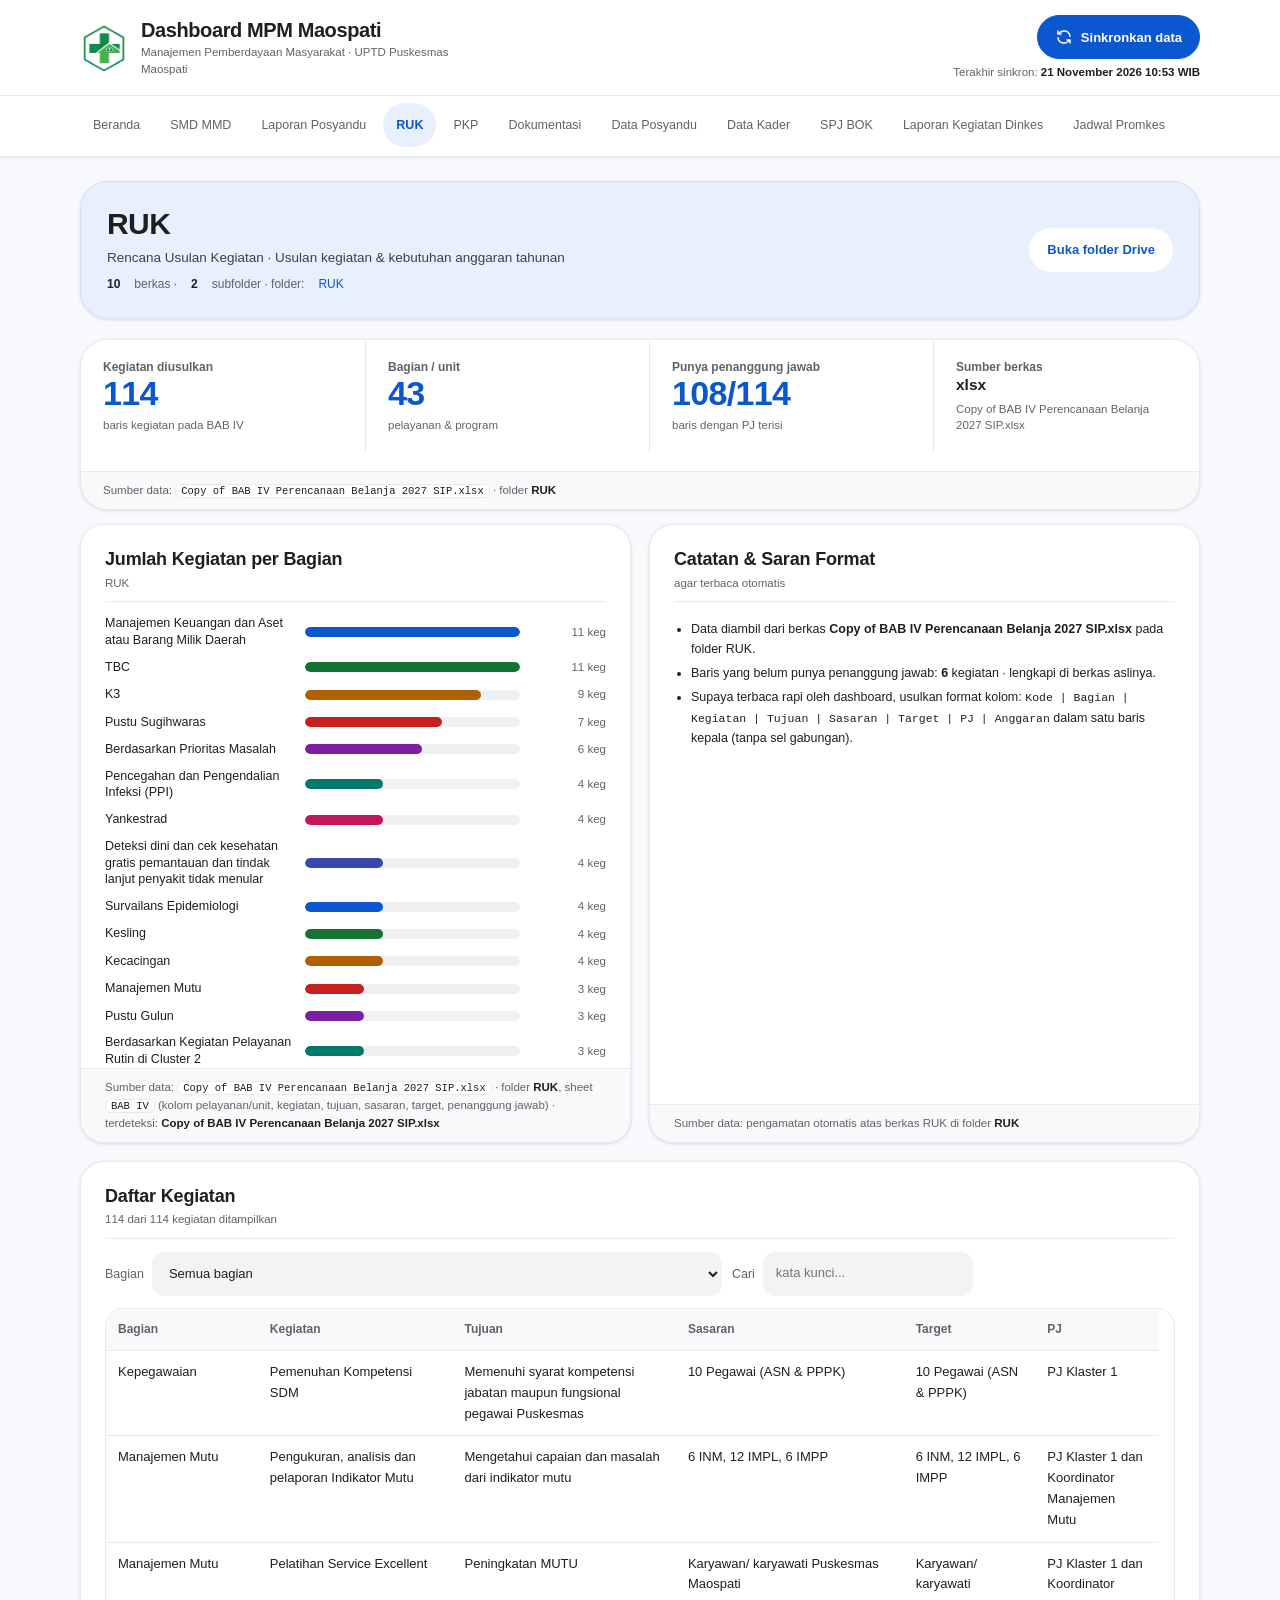
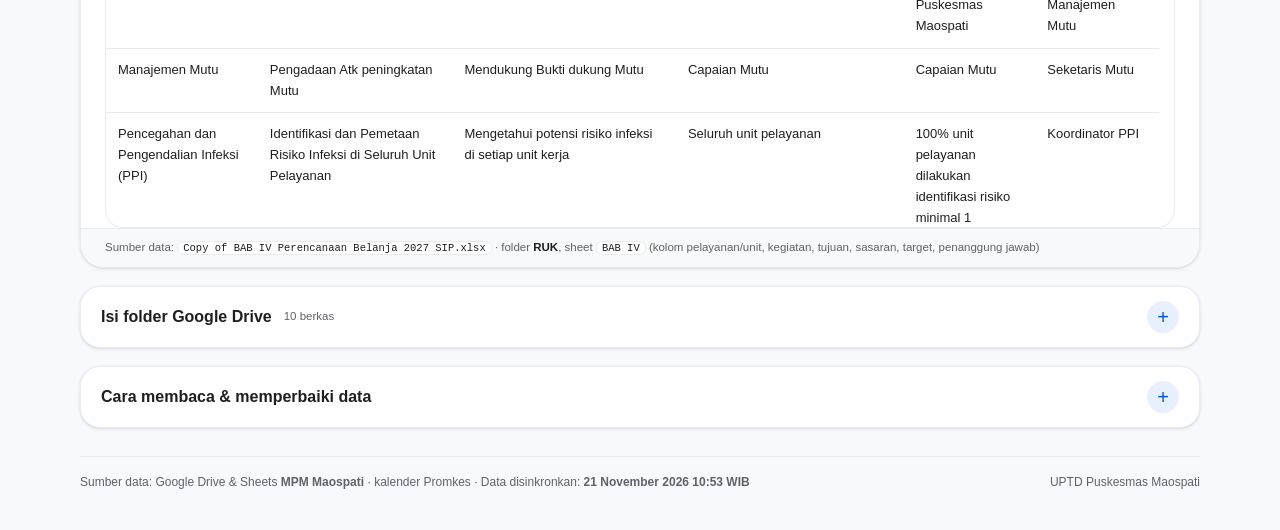
<file: ruk.html>
<!doctype html>
<html lang="id">
<head>
<meta charset="utf-8"/>
<meta name="viewport" content="width=device-width,initial-scale=1"/>
<meta name="theme-color" content="#f7f9fc"/>
<title>RUK · Dashboard MPM Maospati</title>
<meta name="description" content="Rencana Usulan Kegiatan: daftar usulan kegiatan per bagian, lengkap dengan tujuan, sasaran, target dan penanggung jawab"/>
<link rel="stylesheet" href="assets/style.css"/>
</head>
<body data-page="ruk">
<a class="skip" href="#main">Langsung ke isi</a>
<div class="topwrap">
  <header class="top">
    <div class="inner">
      <button class="menu-toggle" id="menutoggle" type="button" aria-expanded="false" aria-controls="navmenu" aria-label="Buka menu">
        <span class="menu-icon" aria-hidden="true"><span></span><span></span><span></span></span>
        <span class="menu-toggle-label">Menu</span>
      </button>
      <div class="brand">
        <img class="logo" src="assets/logo-puskesmas.png" alt="" width="95" height="105">
        <div>
          <h1>Dashboard MPM Maospati</h1>
          <p>Manajemen Pemberdayaan Masyarakat &middot; UPTD Puskesmas Maospati</p>
        </div>
      </div>
      <div id="drivebtn"></div>
    </div>
  </header>
  <nav class="menu" aria-label="Menu utama"><div class="navinner" id="navmenu"></div></nav>
</div>

<main class="wrap" id="main">
  <div class="pagehead">
    <div class="t">
      <h2 id="pagetitle">RUK</h2>
      <p id="pagesub">Rencana Usulan Kegiatan: daftar usulan kegiatan per bagian, lengkap dengan tujuan, sasaran, target dan penanggung jawab</p>
      <div class="stat-line" id="pagemeta"></div>
    </div>
    <div id="drivebtn2"></div>
  </div>

  <div class="banner" id="banner"></div>

<div class="grid k4" id="kpis" style="margin-bottom:14px"></div>
  <div class="grid k2">
<section class="card"><h3>Jumlah Kegiatan per Bagian<span>RUK</span></h3><div id="c-bagian"></div><p class="src" data-auto-sumber="1">Sumber data: <code>Copy of BAB IV Perencanaan Belanja 2027 SIP.xlsx</code> · folder <b>RUK</b>, sheet <code>BAB IV</code> (kolom pelayanan/unit, kegiatan, tujuan, sasaran, target, penanggung jawab)</p></section><section class="card"><h3>Catatan &amp; Saran Format<span>agar terbaca otomatis</span></h3><div id="c-catatan"></div><p class="src">Sumber data: pengamatan otomatis atas berkas RUK di folder <b>RUK</b></p></section><section class="card full"><h3>Daftar Kegiatan<span><span id="c-info"></span></span></h3><div class="rowctl"><label>Bagian <select id="f-bagian"></select></label><label>Cari <input id="q-ruk" type="search" placeholder="kata kunci..." size="22"/></label></div><div class="scroll"><table id="t-ruk"></table></div><p class="src">Sumber data: <code>Copy of BAB IV Perencanaan Belanja 2027 SIP.xlsx</code> · folder <b>RUK</b>, sheet <code>BAB IV</code> (kolom pelayanan/unit, kegiatan, tujuan, sasaran, target, penanggung jawab)</p></section></div>

  <details class="utility">
    <summary><span id="treecard">Isi folder Google Drive</span> <span id="filecount">memuat</span></summary>
    <div class="body">
      <div class="tree" id="treehost"><p class="muted">Memuat daftar berkas...</p></div>
      <p class="note">Klik nama berkas atau folder untuk membukanya di Google Drive. Daftar ini mengikuti isi
      folder saat data disinkronkan ulang (<code>python tools/sync.py</code>).</p>
    </div>
  </details>

  <details class="utility">
    <summary>Cara membaca &amp; memperbaiki data</summary>
    <div class="body">
      <ul class="tl">
        <li>Setiap panel mencantumkan <b>sumber data</b> di bagian bawah kartu: nama berkas Excel atau
        spreadsheet asalnya, beserta folder Drive tempat berkas itu berada.</li>
        <li>Kalau angka di halaman berbeda dengan dugaan Anda, buka berkas Excel atau spreadsheet itu
        (tombol <b>Buka folder Drive</b> / <b>Buka spreadsheet</b> di atas) dan cocokkan kolomnya.</li>
        <li>Sesudah berkas diperbaiki di Drive atau spreadsheet disunting, tekan <b>Sinkronkan data</b> di kanan atas agar
        halaman menampilkan angka terbaru.</li>
        <li>Format berkas yang dipakai dashboard dijelaskan di README pada bagian
        "Saran perbaikan data".</li>
      </ul>
    </div>
  </details>

  <footer class="foot">
    <span>Sumber data: Google Drive &amp; Sheets <b>MPM Maospati</b> &middot; kalender Promkes &middot; <span id="synced">memuat…</span></span>
    <span>UPTD Puskesmas Maospati</span>
  </footer>
</main>

<script>window.__DATA__ = window.__DATA__ || {}; window.__DATA__["ruk"] = {"slug": "ruk", "menu": "RUK", "subjudul": "Rencana Usulan Kegiatan", "deskripsi": "Usulan kegiatan & kebutuhan anggaran tahunan", "folder": {"id": "1rDLnBMxf71TeG85YO74wCrfsKjjOL4Qv", "url": "https://drive.google.com/drive/folders/1rDLnBMxf71TeG85YO74wCrfsKjjOL4Qv", "name": "RUK"}, "statistik": {"berkas": 10, "subfolder": 2}, "struktur": {"name": "RUK", "id": "1rDLnBMxf71TeG85YO74wCrfsKjjOL4Qv", "url": "https://drive.google.com/drive/folders/1rDLnBMxf71TeG85YO74wCrfsKjjOL4Qv", "files": [], "children": [{"name": "2027", "id": "1yFi3GcNIttYRKxg2xQ2ZGGF8w8ncIL6O", "url": "https://drive.google.com/drive/folders/1yFi3GcNIttYRKxg2xQ2ZGGF8w8ncIL6O", "files": [{"id": "1F75b-VTfZIJ0_y1SXmGy75hQEEB9p7D8", "name": "Copy of BAB IV Perencanaan Belanja 2027 SIP.xlsx", "kind": "file", "modified": "Oct 19", "url": "https://drive.google.com/file/d/1F75b-VTfZIJ0_y1SXmGy75hQEEB9p7D8/view"}, {"id": "1ZRim8-VdDtZ0_9nGGKD2zDtsbft3HmZX", "name": "Rekapan Hasil Survey Kebutuhan Dan Harapan Masyarakat 2025.docx", "kind": "file", "modified": "Oct 19", "url": "https://drive.google.com/file/d/1ZRim8-VdDtZ0_9nGGKD2zDtsbft3HmZX/view"}, {"id": "1AKZiRg8617a0BJWIcarvykyPTAAS-3MJ", "name": "RUK promkes 2027.docx", "kind": "file", "modified": "Oct 19", "url": "https://drive.google.com/file/d/1AKZiRg8617a0BJWIcarvykyPTAAS-3MJ/view"}], "children": [{"name": "ANALISA", "id": "1Hfx60xmXHQsTGn3e23jaL_OcBQfHxeoA", "url": "https://drive.google.com/drive/folders/1Hfx60xmXHQsTGn3e23jaL_OcBQfHxeoA", "files": [{"id": "1YrtPsy0CpL1t7DIhxYgQ2V3ZxXpfLMsB", "name": "ANALISA MMD 2025.pptx", "kind": "file", "modified": "Oct 19", "url": "https://drive.google.com/file/d/1YrtPsy0CpL1t7DIhxYgQ2V3ZxXpfLMsB/view"}, {"id": "104yQ6kb8IW8azptz3mLEgx3Mtiww81DH", "name": "ANALISA PENYEBAB MASALAH done.docx", "kind": "file", "modified": "Oct 19", "url": "https://drive.google.com/file/d/104yQ6kb8IW8azptz3mLEgx3Mtiww81DH/view"}, {"id": "1wg5JUklUe_5m_6zjb3XAp_o4K2WpHZEy", "name": "ANALISA PENYEBAB MASALAH done.pdf", "kind": "file", "modified": "Oct 19", "url": "https://drive.google.com/file/d/1wg5JUklUe_5m_6zjb3XAp_o4K2WpHZEy/view"}, {"id": "1QnfZ03dFpuCfKwHk2xPJLcQxoS6rh1lp", "name": "KAK SMD.docx", "kind": "file", "modified": "Oct 19", "url": "https://drive.google.com/file/d/1QnfZ03dFpuCfKwHk2xPJLcQxoS6rh1lp/view"}, {"id": "17D1KSfr7b7XBJjwp18COn4_sLI6PyT6b", "name": "METODE PEMECAHAN MASALAH done.docx", "kind": "file", "modified": "Oct 19", "url": "https://drive.google.com/file/d/17D1KSfr7b7XBJjwp18COn4_sLI6PyT6b/view"}, {"id": "1D7rUq3XGDXohwwMkEJ47ldLhbo5JiuZG", "name": "prioritas masalah done.docx", "kind": "file", "modified": "Oct 19", "url": "https://drive.google.com/file/d/1D7rUq3XGDXohwwMkEJ47ldLhbo5JiuZG/view"}, {"id": "1e501FpBTIS56jjC7zfwx1iLSz-NX66gf", "name": "~$TODE PEMECAHAN MASALAH done.docx", "kind": "file", "modified": "Oct 19", "url": "https://drive.google.com/file/d/1e501FpBTIS56jjC7zfwx1iLSz-NX66gf/view"}], "children": []}]}]}, "files": [{"id": "1F75b-VTfZIJ0_y1SXmGy75hQEEB9p7D8", "name": "Copy of BAB IV Perencanaan Belanja 2027 SIP.xlsx", "kind": "file", "modified": "Oct 19", "url": "https://drive.google.com/file/d/1F75b-VTfZIJ0_y1SXmGy75hQEEB9p7D8/view", "path": "2027"}, {"id": "1ZRim8-VdDtZ0_9nGGKD2zDtsbft3HmZX", "name": "Rekapan Hasil Survey Kebutuhan Dan Harapan Masyarakat 2025.docx", "kind": "file", "modified": "Oct 19", "url": "https://drive.google.com/file/d/1ZRim8-VdDtZ0_9nGGKD2zDtsbft3HmZX/view", "path": "2027"}, {"id": "1AKZiRg8617a0BJWIcarvykyPTAAS-3MJ", "name": "RUK promkes 2027.docx", "kind": "file", "modified": "Oct 19", "url": "https://drive.google.com/file/d/1AKZiRg8617a0BJWIcarvykyPTAAS-3MJ/view", "path": "2027"}, {"id": "1YrtPsy0CpL1t7DIhxYgQ2V3ZxXpfLMsB", "name": "ANALISA MMD 2025.pptx", "kind": "file", "modified": "Oct 19", "url": "https://drive.google.com/file/d/1YrtPsy0CpL1t7DIhxYgQ2V3ZxXpfLMsB/view", "path": "2027/ANALISA"}, {"id": "104yQ6kb8IW8azptz3mLEgx3Mtiww81DH", "name": "ANALISA PENYEBAB MASALAH done.docx", "kind": "file", "modified": "Oct 19", "url": "https://drive.google.com/file/d/104yQ6kb8IW8azptz3mLEgx3Mtiww81DH/view", "path": "2027/ANALISA"}, {"id": "1wg5JUklUe_5m_6zjb3XAp_o4K2WpHZEy", "name": "ANALISA PENYEBAB MASALAH done.pdf", "kind": "file", "modified": "Oct 19", "url": "https://drive.google.com/file/d/1wg5JUklUe_5m_6zjb3XAp_o4K2WpHZEy/view", "path": "2027/ANALISA"}, {"id": "1QnfZ03dFpuCfKwHk2xPJLcQxoS6rh1lp", "name": "KAK SMD.docx", "kind": "file", "modified": "Oct 19", "url": "https://drive.google.com/file/d/1QnfZ03dFpuCfKwHk2xPJLcQxoS6rh1lp/view", "path": "2027/ANALISA"}, {"id": "17D1KSfr7b7XBJjwp18COn4_sLI6PyT6b", "name": "METODE PEMECAHAN MASALAH done.docx", "kind": "file", "modified": "Oct 19", "url": "https://drive.google.com/file/d/17D1KSfr7b7XBJjwp18COn4_sLI6PyT6b/view", "path": "2027/ANALISA"}, {"id": "1D7rUq3XGDXohwwMkEJ47ldLhbo5JiuZG", "name": "prioritas masalah done.docx", "kind": "file", "modified": "Oct 19", "url": "https://drive.google.com/file/d/1D7rUq3XGDXohwwMkEJ47ldLhbo5JiuZG/view", "path": "2027/ANALISA"}, {"id": "1e501FpBTIS56jjC7zfwx1iLSz-NX66gf", "name": "~$TODE PEMECAHAN MASALAH done.docx", "kind": "file", "modified": "Oct 19", "url": "https://drive.google.com/file/d/1e501FpBTIS56jjC7zfwx1iLSz-NX66gf/view", "path": "2027/ANALISA"}], "analisa": {"kpi": {"kegiatan": 114, "bagian": 43, "denganPJ": 108, "sumber": "Copy of BAB IV Perencanaan Belanja 2027 SIP.xlsx"}, "kegiatan": [{"kode": "", "bagian": "Kepegawaian", "kegiatan": "Pemenuhan Kompetensi SDM", "tujuan": "Memenuhi syarat kompetensi jabatan maupun fungsional pegawai Puskesmas", "sasaran": "10 Pegawai (ASN & PPPK)", "target": "10 Pegawai (ASN & PPPK)", "pj": "PJ Klaster 1"}, {"kode": "", "bagian": "Manajemen Mutu", "kegiatan": "Pengukuran, analisis dan pelaporan Indikator Mutu", "tujuan": "Mengetahui capaian dan masalah dari indikator mutu", "sasaran": "6 INM, 12 IMPL, 6 IMPP", "target": "6 INM, 12 IMPL, 6 IMPP", "pj": "PJ Klaster 1 dan Koordinator Manajemen Mutu"}, {"kode": "", "bagian": "Manajemen Mutu", "kegiatan": "Pelatihan Service Excellent", "tujuan": "Peningkatan MUTU", "sasaran": "Karyawan/ karyawati Puskesmas Maospati", "target": "Karyawan/ karyawati Puskesmas Maospati", "pj": "PJ Klaster 1 dan Koordinator Manajemen Mutu"}, {"kode": "", "bagian": "Manajemen Mutu", "kegiatan": "Pengadaan Atk peningkatan Mutu", "tujuan": "Mendukung Bukti dukung Mutu", "sasaran": "Capaian Mutu", "target": "Capaian Mutu", "pj": "Seketaris Mutu"}, {"kode": "", "bagian": "Pencegahan dan Pengendalian Infeksi (PPI)", "kegiatan": "Identifikasi dan Pemetaan Risiko Infeksi di Seluruh Unit Pelayanan", "tujuan": "Mengetahui potensi risiko infeksi di setiap unit kerja", "sasaran": "Seluruh unit pelayanan", "target": "100% unit pelayanan dilakukan identifikasi risiko minimal 1 kali/tahun", "pj": "Koordinator PPI"}, {"kode": "", "bagian": "Pencegahan dan Pengendalian Infeksi (PPI)", "kegiatan": "Monitoring Kepatuhan Kebersihan Tangan (Hand Hygiene)", "tujuan": "Meningkatkan kepatuhan petugas dalam melakukan kebersihan tangan", "sasaran": "Seluruh petugas kesehatan dan non kesehatan", "target": "Kepatuhan ≥85%", "pj": "IPCN/Tim PPI"}, {"kode": "", "bagian": "Pencegahan dan Pengendalian Infeksi (PPI)", "kegiatan": "Audit Penggunaan Alat Pelindung Diri (APD)", "tujuan": "Meningkatkan kepatuhan penggunaan APD sesuai risiko", "sasaran": "Petugas pelayanan", "target": "Kepatuhan 100%", "pj": "Tim PPI dan PJ Unit"}, {"kode": "", "bagian": "Pencegahan dan Pengendalian Infeksi (PPI)", "kegiatan": "Monitoring Ketersediaan Sarana PPI", "tujuan": "Menjamin sarana pendukung PPI tersedia", "sasaran": "Seluruh unit pelayanan", "target": "Ketersediaan sarana ≥95%", "pj": "Tim PPI dan Pengelola Barang"}, {"kode": "", "bagian": "Yankestrad", "kegiatan": "hattra yg memiliki STPT", "tujuan": "pendataan semua hattra hrs memiliki STPT", "sasaran": "hattra", "target": "hattra", "pj": "pj program dan bina desa"}, {"kode": "", "bagian": "Yankestrad", "kegiatan": "pembiaan hattra di desa", "tujuan": "mendata semua hattra yg ad didesa", "sasaran": "hattra", "target": "hattra", "pj": "pj program dan bina desa"}, {"kode": "", "bagian": "Yankestrad", "kegiatan": "pembentukan kelp asman yg terbentuk", "tujuan": "asman yg ad dsa", "sasaran": "asman", "target": "asman", "pj": "pj program dan bina desa"}, {"kode": "", "bagian": "PMKP", "kegiatan": "Pengadaan Atk peningkatan Mutu Keselamatan pasien", "tujuan": "Mendukung kegiatan PMKP", "sasaran": "Petugas dan pasien", "target": "Petugas dan Pasein", "pj": "Koordinator PMKP"}, {"kode": "", "bagian": "K3", "kegiatan": "Pengendalian potensi bahaya", "tujuan": "perencanaan k3, identifikasi bahaya", "sasaran": "karyawan UPTD Puskesmas Maospati", "target": "karyawan UPTD Puskesmas Maospati", "pj": "PJ K3"}, {"kode": "", "bagian": "K3", "kegiatan": "Penerapan kewaspadaan standar", "tujuan": "ada sop pengelolaan jarum suntik, dll", "sasaran": "karyawan UPTD Puskesmas Maospati", "target": "karyawan UPTD Puskesmas Maospati", "pj": "PJ K3"}, {"kode": "", "bagian": "K3", "kegiatan": "Pemberian imunisasi", "tujuan": "ada pemeberian imunisasi untuk karyawan", "sasaran": "karyawan UPTD Puskesmas Maospati", "target": "karyawan UPTD Puskesmas Maospati", "pj": "PJ K3"}, {"kode": "", "bagian": "K3", "kegiatan": "Pembudayaan PHBS", "tujuan": "ada peraturan internal olahraga, ktr", "sasaran": "karyawan UPTD Puskesmas Maospati", "target": "karyawan UPTD Puskesmas Maospati", "pj": "PJ K3"}, {"kode": "", "bagian": "K3", "kegiatan": "Pemeriksaan kesehatan berkala", "tujuan": "ada posbindu karyawan", "sasaran": "karyawan UPTD Puskesmas Maospati", "target": "karyawan UPTD Puskesmas Maospati", "pj": "PJ K3"}, {"kode": "", "bagian": "K3", "kegiatan": "Pengelolaan sarpras", "tujuan": "ada pemeliharaan sarpras berkala", "sasaran": "karyawan UPTD Puskesmas Maospati", "target": "karyawan UPTD Puskesmas Maospati", "pj": "PJ K3"}, {"kode": "", "bagian": "K3", "kegiatan": "Pengelolaan peralatan medis", "tujuan": "ada pemeliharaan alkes", "sasaran": "karyawan UPTD Puskesmas Maospati", "target": "karyawan UPTD Puskesmas Maospati", "pj": "PJ K3"}, {"kode": "", "bagian": "K3", "kegiatan": "Kesiapsiagaan menghadapi kondisi darurat atau bencana termasuk kebakaran", "tujuan": "ada peta resiko, jalur evakuasi", "sasaran": "karyawan UPTD Puskesmas Maospati", "target": "karyawan UPTD Puskesmas Maospati", "pj": "PJ K3"}, {"kode": "", "bagian": "K3", "kegiatan": "Pengelolaan B3 dan Limbah B3", "tujuan": "ada dokumen dan tempat limbah b3", "sasaran": "karyawan UPTD Puskesmas Maospati", "target": "karyawan UPTD Puskesmas Maospati", "pj": "PJ K3"}, {"kode": "", "bagian": "MFK", "kegiatan": "program MFK", "tujuan": "mengurangi dan mengendalikan bahaya, memelihara kondisi aman", "sasaran": "karyawan UPTD Puskesmas Maospati", "target": "karyawan UPTD Puskesmas Maospati", "pj": "PJ mfk"}, {"kode": "", "bagian": "KESJA", "kegiatan": "Program KESJA", "tujuan": "Pengadaan ATK peningkatan program KESJA", "sasaran": "Mendukung bukti dukung program KESJA", "target": "Karyawan/ karyawati UPTD Puskesmas Maospati", "pj": "PJ KESJA"}, {"kode": "", "bagian": "NAPZA", "kegiatan": "Program Napza", "tujuan": "Pengadaan ATK peningkatan Program NAPZA", "sasaran": "Mendukung Program NAPZA", "target": "Sekolah SD, SMP, SMA", "pj": "PJ NAPZA"}, {"kode": "", "bagian": "MATRA", "kegiatan": "PROGRAM KESHAJ", "tujuan": "Melengkapi sarana &prasarana kegiatan Matra", "sasaran": "100% CJH", "target": "100% CJH", "pj": "Penanggung jawab program MATRA"}, {"kode": "", "bagian": "Manajemen Keuangan dan Aset atau Barang Milik Daerah", "kegiatan": "Membuat komitmen petugas untuk langsung membuat SPJ setelah melaksanakan kegiatan", "tujuan": "SPJ kegiatan tersedia selesai kegiatan", "sasaran": "Pelaksana Kegiatan", "target": "Seluruh Pelaksana Kegiatan", "pj": "PPTK"}, {"kode": "", "bagian": "Manajemen Keuangan dan Aset atau Barang Milik Daerah", "kegiatan": "Sosialisasi waktu penyelesaian SPJ tepat waktu", "tujuan": "Adanya kesamaan persepsi petugas waktu penyelesaian SPJ", "sasaran": "Pelaksana Kegiatan", "target": "Seluruh Pelaksana Kegiatan", "pj": "PPTK"}, {"kode": "", "bagian": "Manajemen Keuangan dan Aset atau Barang Milik Daerah", "kegiatan": "Menyusun SOP Verifikasi SPJ", "tujuan": "Memiliki pedoman dalam melaksanakan verifikasi SPJ", "sasaran": "SOP Verifikasi SPJ", "target": "SOP verifikasi SPJ BOK, BLUD, Operasional", "pj": "Bendahara Pengeluaran Pembantu"}, {"kode": "", "bagian": "Manajemen Keuangan dan Aset atau Barang Milik Daerah", "kegiatan": "Mengusulkan adanya integrasi aplikasi e BLUD dengan SIPD", "tujuan": "Mengintegrasikan aplikasi agar tidak dobel input", "sasaran": "Aplikasi e BLUD dan SIPD", "target": "Aplikasi e BLUD dan SIPD", "pj": "Bendahara Pengeluaran Pembantu"}, {"kode": "", "bagian": "Manajemen Keuangan dan Aset atau Barang Milik Daerah", "kegiatan": "Mengusulkan pengadaan Dokumen File dan Ordner", "tujuan": "Dokumen tertata dengan rapi", "sasaran": "Dokumen keuangan", "target": "Seluruh Dokumen keuangan", "pj": "Bendahara Pengeluaran Pembantu"}, {"kode": "", "bagian": "Manajemen Keuangan dan Aset atau Barang Milik Daerah", "kegiatan": "Mengusulkan pengadaan lemari arsip beserta ruang penyimpanannya", "tujuan": "Dokumen keuangan di arsipkan dengan baik", "sasaran": "Dokumen keuangan", "target": "Seluruh Dokumen keuangan", "pj": "Bendahara Pengeluaran Pembantu"}, {"kode": "", "bagian": "Manajemen Keuangan dan Aset atau Barang Milik Daerah", "kegiatan": "Melengkapi data Kapitasi Berbasis Kinerja", "tujuan": "Pendapatan dana kapitasi maksimal", "sasaran": "Kunjungan Pasien BPJS", "target": "Kunjungan Pasien BPJS", "pj": "PIC BPJS"}, {"kode": "", "bagian": "Manajemen Keuangan dan Aset atau Barang Milik Daerah", "kegiatan": "Memakai Headshead saat suara bising", "tujuan": "Mengurangi suara bising", "sasaran": "Tim Keuangan", "target": "Seluruh Tim Keuangan", "pj": "Koordinator Keuangan dan Aset"}, {"kode": "", "bagian": "Manajemen Keuangan dan Aset atau Barang Milik Daerah", "kegiatan": "Mengikuti rapat di Kabupaten, Dinkes, BPKPD", "tujuan": "Mendapatkan pengarahan sesuai tugas Bendahara", "sasaran": "SPPD", "target": "8x SPPD", "pj": "Bendahara Pengeluaran Pembantu"}, {"kode": "", "bagian": "Manajemen Keuangan dan Aset atau Barang Milik Daerah", "kegiatan": "Mengikuti rapat di Kabupaten, Dinkes, BPKPD", "tujuan": "Mendapatkan pengarahan sesuai tugas Bendahara", "sasaran": "SPPD", "target": "8x SPPD", "pj": "Bendahara Pengeluaran Pembantu"}, {"kode": "", "bagian": "Manajemen Keuangan dan Aset atau Barang Milik Daerah", "kegiatan": "Mengusulkan kelengkapan pencatatan dan pelaporan", "tujuan": "Melengkapi ATK", "sasaran": "ATK", "target": "1x", "pj": "Bendahara Pengeluaran Pembantu"}, {"kode": "", "bagian": "Sistem Informasi Digital", "kegiatan": "Pencatatan Elektronik Puskesmas", "tujuan": "Tercapainya pencatatan elektronik terintegrasi PWS Puskesmas", "sasaran": "UPKDK dan Posyandu", "target": "UPKDK dan Posyandu", "pj": "PJ SID"}, {"kode": "", "bagian": "Pustu Sugihwaras", "kegiatan": "Pembangunan PUSTU", "tujuan": "PUSTU lebih dekat dengan masyarakat", "sasaran": "Masyarakat Desa Sugihwaras", "target": "Masyarakat Desa Sugihwaras", "pj": "PJ Jaringan, Puskesmas Maospati"}, {"kode": "", "bagian": "Pustu Sugihwaras", "kegiatan": "Alat Rawat Luka", "tujuan": "Perawatan luka", "sasaran": "Masyarakat Desa Sugihwaras", "target": "Masyarakat Desa Sugihwaras", "pj": "Pj Desa"}, {"kode": "", "bagian": "Pustu Sugihwaras", "kegiatan": "Papan nama Pustu Sugihwaras", "tujuan": "Masyarakat mudah mengakses fasilitas kesehatan", "sasaran": "", "target": "", "pj": "Pj Desa"}, {"kode": "", "bagian": "Pustu Sugihwaras", "kegiatan": "Komputer / laptop", "tujuan": "Memudahkan petugas dalam pelayanan dan input data pelaporan", "sasaran": "", "target": "", "pj": "Pj Desa"}, {"kode": "", "bagian": "Pustu Sugihwaras", "kegiatan": "Printer", "tujuan": "Mencetak pelaporan", "sasaran": "", "target": "", "pj": "Pj Desa"}, {"kode": "", "bagian": "Pustu Sugihwaras", "kegiatan": "Mengusulkan belanja barang dan jasa", "tujuan": "Melengkapi sarana dan prasarana PUSTU Sugihwaras", "sasaran": "Sarpras", "target": "1x", "pj": "Penanggung jawab Pustu"}, {"kode": "", "bagian": "Pustu Sugihwaras", "kegiatan": "Belanja modal pelayanan Pustu", "tujuan": "", "sasaran": "Barang modal", "target": "1x", "pj": "Penanggung jawab Pustu"}, {"kode": "", "bagian": "PUSTU Kelurahan Maospati", "kegiatan": "Melaksanakan pencatatan dan pelaporan", "tujuan": "Melengkapi sarana dan prasarana BOK", "sasaran": "BPP", "target": "1 tahun", "pj": "PPTK BLUD"}, {"kode": "", "bagian": "PUSTU Kelurahan Maospati", "kegiatan": "Anggaran Kesehatan", "tujuan": "Meningkatkan kesehatan masyarakat kelurahan maospati", "sasaran": "", "target": "1 tahun", "pj": "PPTK"}, {"kode": "", "bagian": "Ponkesdes Malang", "kegiatan": "Pelayanan yang sesuai standart", "tujuan": "Mengusulkan Belanja belanja barang & jasa pelayanan", "sasaran": "Melengkapi sarana & prasarana di Ponkesdes Malang", "target": "1x", "pj": "Penanggung Jawab Ponkesdes Malang"}, {"kode": "", "bagian": "PUSTU Tanjungsepreh", "kegiatan": "Melaksanakan pencatatan dan pelaporan", "tujuan": "Melengkapi sarana dan prasarana BOK", "sasaran": "BPP", "target": "1 tahun", "pj": "PPTK BLUD"}, {"kode": "", "bagian": "PUSTU Tanjungsepreh", "kegiatan": "Anggaran Kesehatan", "tujuan": "Meningkatkan kesehatan masyarakat", "sasaran": "", "target": "1 tahun", "pj": "PPTK"}, {"kode": "", "bagian": "Pustu Kelurahan Mranggen", "kegiatan": "Melaksanakan pencatatan dan pelaporan", "tujuan": "Melengkapi sarana dan prasarana BOK", "sasaran": "BPP", "target": "1 tahun", "pj": "PPTK BLUD"}, {"kode": "", "bagian": "Pustu Kelurahan Mranggen", "kegiatan": "Anggaran Kesehatan", "tujuan": "Meningkatkan kesehatan masyarakat", "sasaran": "", "target": "1 tahun", "pj": "PPTK"}, {"kode": "", "bagian": "Pustu Gulun", "kegiatan": "Melaksanakan dan pencatatan laporan", "tujuan": "Melengkapi sarana dan prasarana", "sasaran": "BPP", "target": "1 tahun", "pj": "Penanggung jawab desa"}, {"kode": "", "bagian": "Pustu Gulun", "kegiatan": "Anggaran Kesehatan", "tujuan": "Meningkatkan kesehatan masyarakat", "sasaran": "", "target": "1 tahun", "pj": "PPTK"}, {"kode": "", "bagian": "Pustu Gulun", "kegiatan": "MMD", "tujuan": "Memecahkan masalah", "sasaran": "Remaja dan orangtua", "target": "1 tahun", "pj": "PJ desa"}, {"kode": "", "bagian": "Ponkesdes Kraton", "kegiatan": "Pelayanan yang sesuai standart", "tujuan": "Mengusulkan Belanja belanja barang & jasa pelayanan", "sasaran": "Melengkapi sarana & prasarana di Ponkesdes Malang", "target": "1x", "pj": "Penanggung Jawab Ponkesdes Malang"}, {"kode": "", "bagian": "Berdasarkan Prioritas Masalah", "kegiatan": "Sosialisasi ke PJ Desa/Kel terkait pencatatan dan pelaporan kasus neonatus komplikasi", "tujuan": "Mendukung kegiatan Program anak", "sasaran": "PJ desa/kel", "target": "8 orang", "pj": "Koordinator Prog Kesh Anak"}, {"kode": "", "bagian": "Berdasarkan Prioritas Masalah", "kegiatan": "Sosialisasi pemanfaatan buku KIA kepada PJ Desa/Kel, Staf Poned", "tujuan": "Mendukung kegiatan Program anak", "sasaran": "PJ desa/kel, Staf Poned", "target": "14 orang", "pj": "Koordinator Prog Kesh Anak"}, {"kode": "", "bagian": "Berdasarkan Prioritas Masalah", "kegiatan": "Sosialisasi pemanfaatan buku KIA kepada keluarga neonatus", "tujuan": "Mendukung kegiatan Program anak", "sasaran": "Keluarga Neonatus", "target": "Keluarga Neonatus", "pj": "Koordinator Prog Kesh Anak"}, {"kode": "", "bagian": "Berdasarkan Prioritas Masalah", "kegiatan": "Usulan cetak Leaflet tanda bahaya bayi baru lahir", "tujuan": "Mendukung kegiatan Program anak", "sasaran": "PPTK BLUD", "target": "1 orang", "pj": "Koordinator Prog Kesh Anak"}, {"kode": "", "bagian": "Berdasarkan Prioritas Masalah", "kegiatan": "Usulan cetak buku kohort bayi", "tujuan": "Mendukung kegiatan Program anak", "sasaran": "PPTK BLUD", "target": "1 orang", "pj": "Koordinator Prog Kesh Anak"}, {"kode": "", "bagian": "Berdasarkan Prioritas Masalah", "kegiatan": "kerjasama dengan kader terkait laporan neonatus resiko tinggi", "tujuan": "Mendukung kegiatan Program anak", "sasaran": "Kader", "target": "8 orang", "pj": "Koordinator Prog Kesh Anak"}, {"kode": "", "bagian": "Berdasarkan Kegiatan Pelayanan Rutin di Cluster 2", "kegiatan": "Pengadaan ATK", "tujuan": "Mendukung kegiatan pelayanan di cluster 2", "sasaran": "PPTK BLUD", "target": "1 org", "pj": "Koordinator Prog Kesh Anak"}, {"kode": "", "bagian": "Berdasarkan Kegiatan Pelayanan Rutin di Cluster 2", "kegiatan": "Belanja Cetak Kohort balita", "tujuan": "", "sasaran": "", "target": "", "pj": ""}, {"kode": "", "bagian": "Berdasarkan Kegiatan Pelayanan Rutin di Cluster 2", "kegiatan": "Belanja Cetak BUKU Sakura Cantik", "tujuan": "", "sasaran": "", "target": "", "pj": ""}, {"kode": "", "bagian": "Berdasarkan Kegiatan Menu BOK", "kegiatan": "Kunjungan lapangan pemantauan Tumbuh Kembang dan Masalah Gizi pada anak", "tujuan": "Memantau pertumbuhan dan perkembangan Bayi dan balita", "sasaran": "Bayi dan Balita", "target": "6 desa/posy", "pj": "Koordinator Prog Kesh Anak"}, {"kode": "", "bagian": "Berdasarkan Kegiatan Menu BOK", "kegiatan": "Pelacakan, pelaporan dan pelaksanaan otopsi verbal kematian ibu dan bayi/balita", "tujuan": "Melakukan pelacakan dan pelaporan guna mendapatkan data penyebab dan kronologi kematian", "sasaran": "Bayi dan Balita", "target": "6 desa/posy", "pj": "Koordinator Prog Kesh Anak"}, {"kode": "", "bagian": "Berdasarkan Kegiatan Menu BOK", "kegiatan": "Pelaksanaan Kelas ibu Balita", "tujuan": "Meningkatkan pengetahuan dan pemahaman ibu balita dan keluarga dengan menggunakan media buku KIA.", "sasaran": "Ibu Balita", "target": "8 desa/posy", "pj": "Koordinator Prog Kesh Anak"}, {"kode": "", "bagian": "Deteksi dini dan cek kesehatan gratis pemantauan dan tindak lanjut penyakit tidak menular", "kegiatan": "Deteksi dini dan cek kesehatan gratis penyakit tidak menular", "tujuan": "Menemukan sedini mungkin faktor resiko penyakit tidak menular untuk mencegah terjadinya PTM di masyarakat dan meningkatkan cakupan CKG di masyarakat", "sasaran": "", "target": "", "pj": "PJ Klaster 3 dan Koordinator Program PTM"}, {"kode": "", "bagian": "Deteksi dini dan cek kesehatan gratis pemantauan dan tindak lanjut penyakit tidak menular", "kegiatan": "Pemenuhan form skrining CKG", "tujuan": "Menemukan sedini mungkin faktor resiko penyakit tidak menular untuk mencegah terjadinya PTM di masyarakat dan meningkatkan cakupan CKG di masyarakat", "sasaran": "", "target": "", "pj": "PJ Klaster 3, Koordinator Program PTM dan PIC CKG"}, {"kode": "", "bagian": "Deteksi dini dan cek kesehatan gratis pemantauan dan tindak lanjut penyakit tidak menular", "kegiatan": "Pemantauan dan tindak lanjut penyakit tidak menular", "tujuan": "Menindaklanjuti hasil deteksi dini faktor resiko PTM dan CKG", "sasaran": "", "target": "", "pj": "PJ Klaster 3 dan Koordinator Program PTM"}, {"kode": "", "bagian": "Deteksi dini dan cek kesehatan gratis pemantauan dan tindak lanjut penyakit tidak menular", "kegiatan": "Pertemuan kader", "tujuan": "meningkatkan pengetahuan kader", "sasaran": "", "target": "", "pj": "-"}, {"kode": "", "bagian": "KB KESPRO", "kegiatan": "Pelayanan KB Kespro", "tujuan": "Meningkatkan pelayanan", "sasaran": "PUS, WUS, Catin", "target": "8 desa", "pj": "PJ KB Kespro"}, {"kode": "", "bagian": "Yankestrad", "kegiatan": "yankestard pd dewasa", "tujuan": "memberikan layanan kestrad pd dewasa", "sasaran": "16987.0", "target": "1700.0", "pj": "pj klaster 3"}, {"kode": "", "bagian": "Lansia", "kegiatan": "Kunjungan rumah lansia risti", "tujuan": "- Pemantauan status kesehatan - Pencegahan dan pengendalian penyakit - Pemberian pelayanan kesehatan", "sasaran": "8 Desa", "target": "8 Desa", "pj": "PJ Klaster 3 dan Koordinator Program Lansia"}, {"kode": "", "bagian": "kusta", "kegiatan": "Penemuan Kasus aktif Penyakit Tropis Terabaiakan/Kusta di posyandu", "tujuan": "Meningkatkan penemuan kasus kusta sedini mungkin sehingga dapat segera diberikan pengobatan serta pemberian kemoprofilaksis pada kontak erat di posyandu", "sasaran": "3 Desa", "target": "3 Desa", "pj": "PJ Klaster 3 dan Koordinator Program kusta"}, {"kode": "", "bagian": "JIWA", "kegiatan": "Fasilitasi pelaksanaan First Aider Pertolongan Pertama pada Luka Psikologis (P3LP) di sekolah", "tujuan": "Meningkatkan upaya promotif kesehatan jiwa di masyarakat melalui pembentukan First Aider P3PL di sekolah", "sasaran": "Sekolah SMP/ SMA", "target": "3 Sekolah SMP/ SMA", "pj": "koordinator program Jiwa"}, {"kode": "", "bagian": "Infeksi Virus Dengue", "kegiatan": "Survei Vektor DBD", "tujuan": "Tercapainya Angka Bebas Jentik (ABJ) tiap Desa", "sasaran": "6 Desa", "target": "6 Desa", "pj": "PJ Klaster 4 dan Koordinator Program DBD"}, {"kode": "", "bagian": "Pelayanan Program HIV dan IMS", "kegiatan": "Pemantauan dan penjangkalauan Lost to follow Up HIV AIDS dan PIMS", "tujuan": "Melakukan pemantauan dan penjangkauan Lost to follow Up HIV AIDS dan PIMS", "sasaran": "5 Desa/Kel", "target": "5 Desa/Kel", "pj": "PJ Cluster 4 dan Progam HIV"}, {"kode": "", "bagian": "Pelayanan Program HIV dan IMS", "kegiatan": "Pemeriksaan kesehatan Penyakit HIV/IMS orang dengan Resiko Tinggi", "tujuan": "Melakukan pemeriksaan / skrening kesehatan Penyakit HIV/IMS pada orang dengan Resiko Tinggi", "sasaran": "Ibu hamil ,pasien TB ,Pasien IMS ,Catin dan pasien Resiko Tinggi ( WPS ,LSL dll)", "target": "8 Desa /Kel", "pj": "PJ HIV dan PJ desa"}, {"kode": "", "bagian": "Pelayanan Program HIV dan IMS", "kegiatan": "Pengusulan alat Kesehatan pemeriksaan IMS", "tujuan": "Untuk melakukan pemeriksaan dan pengambilan sample/pemeriksaan laborat", "sasaran": "Ibu hamil ,pasien TB ,Pasien IMS ,Catin dan pasien Resiko Tinggi ( WPS ,LSL dll)", "target": "8 Desa /Kel", "pj": "PJ HIV /IMS"}, {"kode": "", "bagian": "Survailans Epidemiologi", "kegiatan": "Verifikasi aler/ respon sinyal", "tujuan": "Melakukan verifikasi alert di aplikasi / web SKDRTRIAL", "sasaran": "", "target": "6 Desa", "pj": "PJ Program"}, {"kode": "", "bagian": "Survailans Epidemiologi", "kegiatan": "Pengusulan lembar balik", "tujuan": "", "sasaran": "Cluster dan 8 Desa", "target": "8 Desa", "pj": ""}, {"kode": "", "bagian": "Survailans Epidemiologi", "kegiatan": "Pengusulan leaflet PD3I", "tujuan": "", "sasaran": "", "target": "8 Desa", "pj": ""}, {"kode": "", "bagian": "Survailans Epidemiologi", "kegiatan": "Pelaporan SKDR Mingguan", "tujuan": "", "sasaran": "pj Program", "target": "", "pj": "PJ Program"}, {"kode": "", "bagian": "rabies, gigitan ular, zoonosis", "kegiatan": "pengusulan leaflet", "tujuan": "", "sasaran": "pj program", "target": "", "pj": "pj program"}, {"kode": "", "bagian": "Kusta dan Frambusia", "kegiatan": "Pelaporan hasil kegiatan dan laporan bulanan program", "tujuan": "Terdapat Pelaporan tertulis bulanan", "sasaran": "pj program", "target": "", "pj": "pj program"}, {"kode": "", "bagian": "Kesling", "kegiatan": "Inspeksi Kesling di Sarana Tempat dan Fasilits Umum (TFU), Sarana Tempat Pengelolaan Pangan (TPP), Sarana Air Minum (SAM)", "tujuan": "Mengidentifikasi faktor potensi dan resiko kesehatan di TFU, TPP dan SAM untuk mencegah resiko penularan penyakit dan meningkatkan derajat kesehatan", "sasaran": "TFU (Sekolah, Terminal, Pasar, Akomodasi, Tempat Ibadah) TPP (Jasa Boga, Rumah Makan/ Restoran, Sentra Pangan/Jajan, Kantin Sekolah SAM (Perpipaan, Sumur bor/pompa/gali)", "target": "8 Desa/ Kelurahan", "pj": "pj program"}, {"kode": "", "bagian": "Kesling", "kegiatan": "Surveilans Kualitas Air Minum Rumah Tangga (SKAMRT) dan Surveilans Kualitas Udara Dalam Ruang (SKUDR)", "tujuan": "Melakukan pengawasan kualitas kesehatan lingkungan melalui surveilans kualitas air minum rumah tangga dan surveilans kualitas udara dalam ruang", "sasaran": "RUTA", "target": "30.0", "pj": "PJ Program"}, {"kode": "", "bagian": "Kesling", "kegiatan": "Mengusulkan kelengkapan pencatatan dan pelaporan", "tujuan": "Melengkapi ATK", "sasaran": "ATK", "target": "1x", "pj": "Bendahara Pengeluaran Pembantu"}, {"kode": "", "bagian": "Kesling", "kegiatan": "Mengikuti rapat/ pertemuan di Kabupaten, Dinkes dll", "tujuan": "Mendapatkan pengarahan sesuai tugas", "sasaran": "SPPD", "target": "12 x SPPD", "pj": "Bendahara Pengeluaran Pembantu"}, {"kode": "", "bagian": "Kecacingan", "kegiatan": "Pemberian Obat Pencegahan Massal (POPM) di sekolah", "tujuan": "Melakukan Pemberian Obat Pencegahan Massal (POPM) Kecacingan", "sasaran": "anak usia 1 -12 tahun", "target": "14 SD/MI", "pj": "PJ Program"}, {"kode": "", "bagian": "Kecacingan", "kegiatan": "Pemberian Obat Pencegahan Massal (POPM) di sekolah", "tujuan": "Melakukan Pemberian Obat Pencegahan Massal (POPM) Kecacingan", "sasaran": "anak usia 1 -12 tahun", "target": "14 TK", "pj": "PJ Program"}, {"kode": "", "bagian": "Kecacingan", "kegiatan": "Pemberian Obat Pencegahan Massal (POPM) di posyandu", "tujuan": "Melakukan Pemberian Obat Pencegahan Massal (POPM) Kecacingan", "sasaran": "anak usia 1 -12 tahun", "target": "10 posyandu", "pj": "PJ Program"}, {"kode": "", "bagian": "Kecacingan", "kegiatan": "Pencatatan dan Pelaporan Pemberian Obat Pencegahan Massal (POPM) Kecacingan", "tujuan": "Pembuatan SPJ Program Kecacingan", "sasaran": "SPJ BOK", "target": "SPJ BOK Program Kecacingan", "pj": "Koordinator Prog Kecacingan"}, {"kode": "", "bagian": "TBC", "kegiatan": "Investigasi kontak penderita TB", "tujuan": "Meningkatkan cakupan suspek TB dan penemuan kasus TB", "sasaran": "kontak serumah penderitan TB", "target": "65 kasus", "pj": "Koordinator tb"}, {"kode": "", "bagian": "TBC", "kegiatan": "Penemuan kasus aktif TBC", "tujuan": "Meningkatkan cakupan suspek TB dan penemuan kasus TB", "sasaran": ", pengunjung Posbindu,penderita DM,HIV, pabrik", "target": "6 desa", "pj": "Koordinator tb"}, {"kode": "", "bagian": "TBC", "kegiatan": "pemantauan menelan obat TBC", "tujuan": "Meningkatkan angka kesembuhan", "sasaran": "penderita TB dan TPT", "target": "40 kasus", "pj": "Koordinator tb"}, {"kode": "", "bagian": "TBC", "kegiatan": "Pemberdayaan kader masyarakat dalam pencegahan Penyakit Menular", "tujuan": "Meningkatkan pengetahuan dan ketrampilan kader TB/kesehatan", "sasaran": "kader Tb , kesehatan, Pj desa", "target": "30 peserta", "pj": "Koordinator tb"}, {"kode": "", "bagian": "TBC", "kegiatan": "Penemuan Kasus ILTB", "tujuan": "Meningkatkan temuan kasus ILTB", "sasaran": "Penderita TB dan TPT", "target": "6 desa", "pj": "Koordinator tb"}, {"kode": "", "bagian": "TBC", "kegiatan": "Pemberian Obat Terapi Pencegahan TBC", "tujuan": "Meningkatkan kegiatan pemberian obat terapi pencegahan TBC", "sasaran": "Penderita TBC", "target": "55 kasus", "pj": "Koordinator tb"}, {"kode": "", "bagian": "TBC", "kegiatan": "pelacakan kasus mangkir", "tujuan": "Meningkatkan angka kesembuhan", "sasaran": "penderita TB mangkir", "target": "2 kasus", "pj": "Koordinator tb"}, {"kode": "", "bagian": "TBC", "kegiatan": "Pengadaan leaflet tentang TB", "tujuan": "Meningkatkan pengetahuan masyarakat tentang tb", "sasaran": "Masyarakat", "target": "500 lembar", "pj": "Koordinator tb"}, {"kode": "", "bagian": "TBC", "kegiatan": "Pengadaan cetak blangko TB 05", "tujuan": "Meningkatkan skrining tb di masyarakat", "sasaran": "", "target": "1000 lembar", "pj": "Koordinator tb"}, {"kode": "", "bagian": "TBC", "kegiatan": "Pengadaan cetak kartu pasien tb dn tpt", "tujuan": "Meningkatkan skrining tb di masyarakat", "sasaran": "", "target": "200 lembar", "pj": "Koordinator tb"}, {"kode": "", "bagian": "TBC", "kegiatan": "Renovasi ruang peayanan khusus TBC", "tujuan": "Meningkatkan mutu pelayanan pasien TB dan mengurangi resiko penularan infeksi", "sasaran": "Puskesmas Maospati", "target": "Tempat pelayanan", "pj": "pj tb, bendahara BLUD"}, {"kode": "", "bagian": "Malaria", "kegiatan": "Pelaporan hasil kegiatan dan laporan bulanan program", "tujuan": "Terdapat Pelaporan tertulis bulanan", "sasaran": "PJ program", "target": "8 desa", "pj": "pj program"}, {"kode": "", "bagian": "PELAYANAN KESEHATAN GIGI DAN MULUT", "kegiatan": "Pengusulan alat Kesehatan gigi dan Mulut", "tujuan": "Memberikan pelayanan gigi dan mulut yang optimal", "sasaran": "Alkes", "target": "alat", "pj": "Koordinator Pelayanan Kesehatan Gigi dan Mulut"}, {"kode": "", "bagian": "Pelayanan Kefarmasian", "kegiatan": "Rencana kebutuhan obat (RKO) dan rencana kebutuhan bahan medis habis pakai (BMHP)", "tujuan": "Terpenuhinya kebutuhan obat dan BMHP", "sasaran": "PJ klaster, PJ desa, PJ program", "target": "PJ klaster, PJ desa, PJ program", "pj": "PJ klaster, PJ desa, PJ program"}, {"kode": "", "bagian": "Laboratorium", "kegiatan": "Rencana Kebutuhan", "tujuan": "Terpenuhinya kebutuhan", "sasaran": "Pasien Klaster 2, Klater 3,", "target": "Pasien Klaster 2,", "pj": "PJ Laboratorium"}, {"kode": "", "bagian": "Kesehatan", "kegiatan": "Reagen dan BMHP", "tujuan": "Reagen dan BMHP", "sasaran": "Klaster 4 dan Lintas Klaster", "target": "Klaster 3, Klaster", "pj": ""}, {"kode": "", "bagian": "Masyarakat", "kegiatan": "Laboratorium", "tujuan": "Laboratorium", "sasaran": "", "target": "4 dan Lintas", "pj": ""}, {"kode": "", "bagian": "KRISIS KESEHATAN", "kegiatan": "Pengadaan Leaflet Krisis Kesehatan", "tujuan": "Meningkatkan pengetahuan masyarakat tentang krisis kesehatan", "sasaran": "masyarakat", "target": "Masyarakat desa / kelurahan rawan bencana", "pj": "PJ PROGRAM KRISIS KESEHATAN"}, {"kode": "", "bagian": "PONKESDES GULUN", "kegiatan": "PELAYANAN KESEHATAN DI DESA GULUN", "tujuan": "Meningkatkan Pelayanan Kesehatan dan Kegiatan bulanan", "sasaran": "Masyarakat Desa Gulun dan sekitarnya", "target": "Masyarakat Desa Gulun dan sekitarnya", "pj": "Perawat dan Bidan"}, {"kode": "", "bagian": "PONKESDES GULUN", "kegiatan": "Posyandu Jiwa", "tujuan": "Meningkatkan Pelayanan Kesehatan dan Kegiatan bulanan", "sasaran": "Pasien dgn Gangguan Psikiatri", "target": "Pasien dgn Gangguan Psikiatri desa Gulun", "pj": "Perawt, Bidan dan PJ Jiwa"}], "perBagian": [{"bagian": "Manajemen Keuangan dan Aset atau Barang Milik Daerah", "jumlah": 11}, {"bagian": "TBC", "jumlah": 11}, {"bagian": "K3", "jumlah": 9}, {"bagian": "Pustu Sugihwaras", "jumlah": 7}, {"bagian": "Berdasarkan Prioritas Masalah", "jumlah": 6}, {"bagian": "Pencegahan dan Pengendalian Infeksi (PPI)", "jumlah": 4}, {"bagian": "Yankestrad", "jumlah": 4}, {"bagian": "Deteksi dini dan cek kesehatan gratis pemantauan dan tindak lanjut penyakit tidak menular", "jumlah": 4}, {"bagian": "Survailans Epidemiologi", "jumlah": 4}, {"bagian": "Kesling", "jumlah": 4}, {"bagian": "Kecacingan", "jumlah": 4}, {"bagian": "Manajemen Mutu", "jumlah": 3}, {"bagian": "Pustu Gulun", "jumlah": 3}, {"bagian": "Berdasarkan Kegiatan Pelayanan Rutin di Cluster 2", "jumlah": 3}, {"bagian": "Berdasarkan Kegiatan Menu BOK", "jumlah": 3}, {"bagian": "Pelayanan Program HIV dan IMS", "jumlah": 3}, {"bagian": "PUSTU Kelurahan Maospati", "jumlah": 2}, {"bagian": "PUSTU Tanjungsepreh", "jumlah": 2}, {"bagian": "Pustu Kelurahan Mranggen", "jumlah": 2}, {"bagian": "PONKESDES GULUN", "jumlah": 2}, {"bagian": "Kepegawaian", "jumlah": 1}, {"bagian": "PMKP", "jumlah": 1}, {"bagian": "MFK", "jumlah": 1}, {"bagian": "KESJA", "jumlah": 1}, {"bagian": "NAPZA", "jumlah": 1}, {"bagian": "MATRA", "jumlah": 1}, {"bagian": "Sistem Informasi Digital", "jumlah": 1}, {"bagian": "Ponkesdes Malang", "jumlah": 1}, {"bagian": "Ponkesdes Kraton", "jumlah": 1}, {"bagian": "KB KESPRO", "jumlah": 1}, {"bagian": "Lansia", "jumlah": 1}, {"bagian": "kusta", "jumlah": 1}, {"bagian": "JIWA", "jumlah": 1}, {"bagian": "Infeksi Virus Dengue", "jumlah": 1}, {"bagian": "rabies, gigitan ular, zoonosis", "jumlah": 1}, {"bagian": "Kusta dan Frambusia", "jumlah": 1}, {"bagian": "Malaria", "jumlah": 1}, {"bagian": "PELAYANAN KESEHATAN GIGI DAN MULUT", "jumlah": 1}, {"bagian": "Pelayanan Kefarmasian", "jumlah": 1}, {"bagian": "Laboratorium", "jumlah": 1}, {"bagian": "Kesehatan", "jumlah": 1}, {"bagian": "Masyarakat", "jumlah": 1}, {"bagian": "KRISIS KESEHATAN", "jumlah": 1}]}, "adaData": true, "generated": "21 November 2026 10:53 WIB"};</script>
<script src="assets/app.js"></script>
<script src="assets/pages/ruk.js"></script>
</body>
</html>
</file>
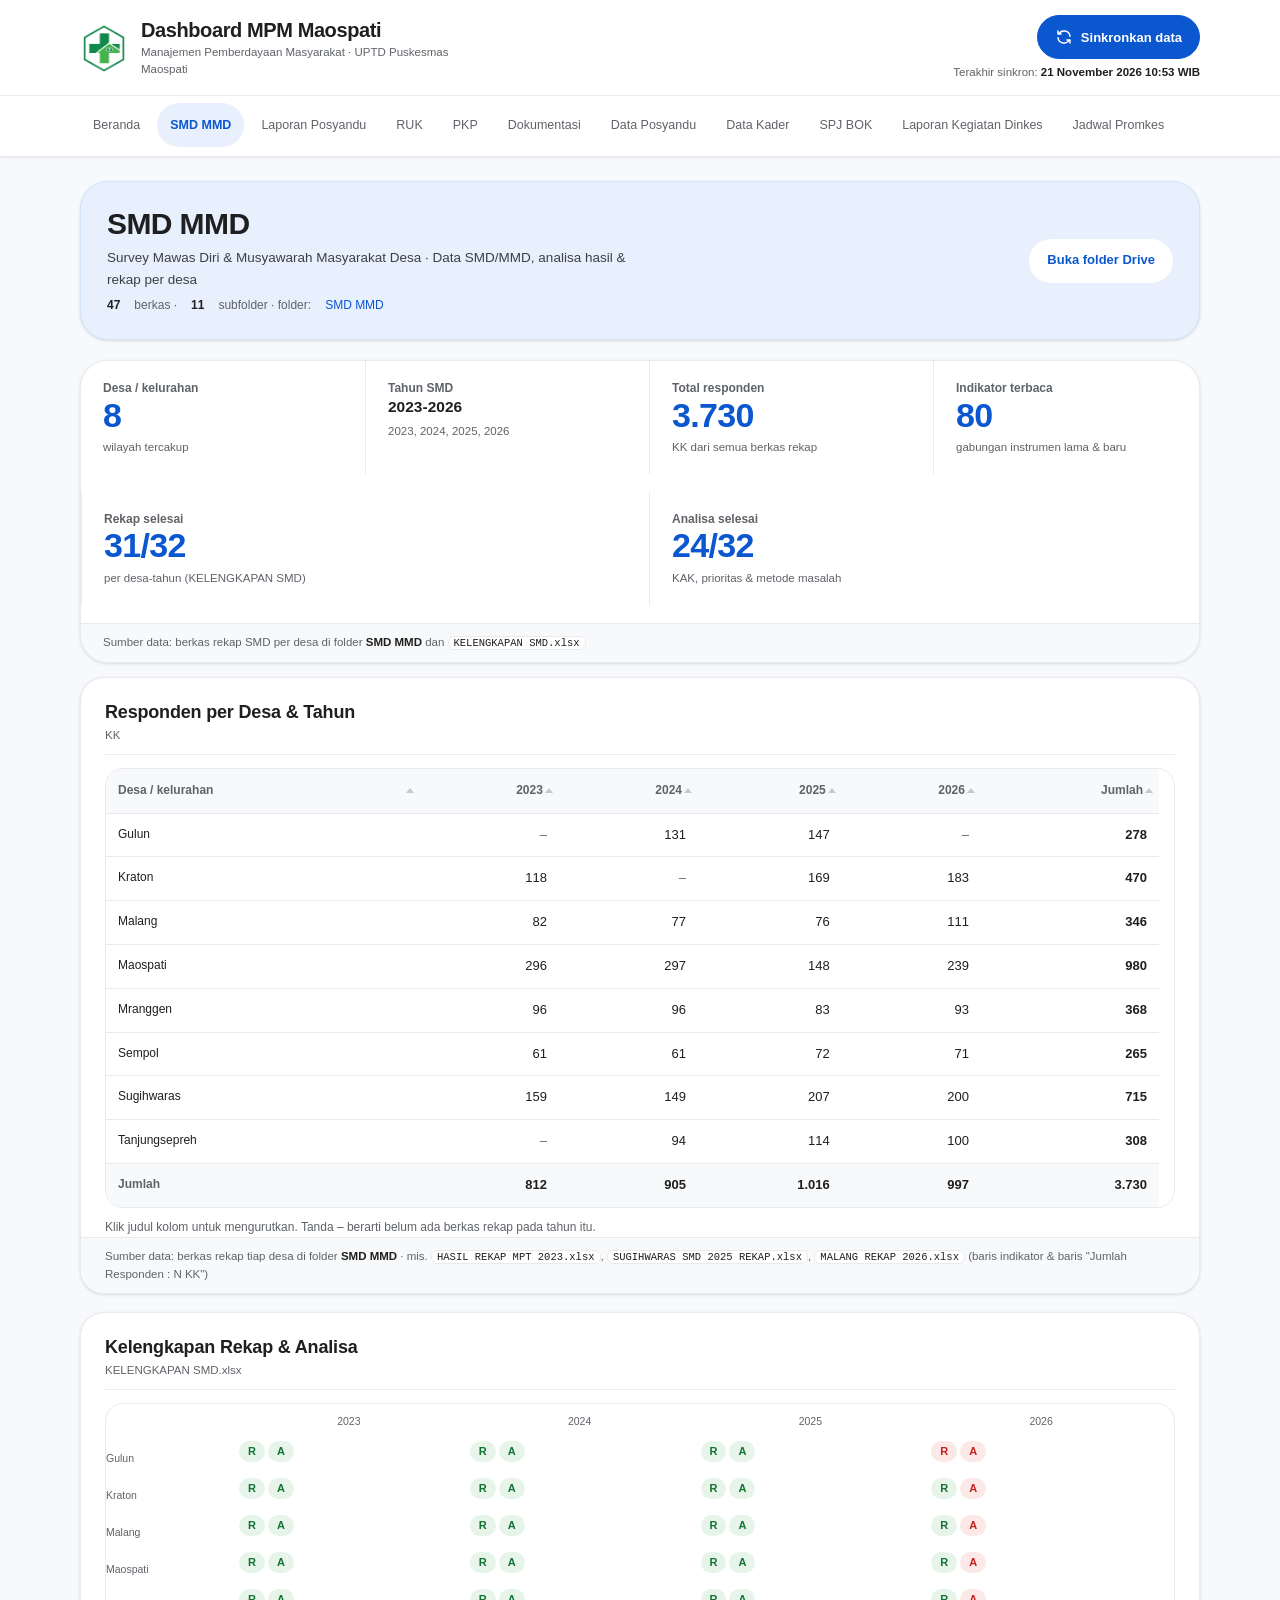
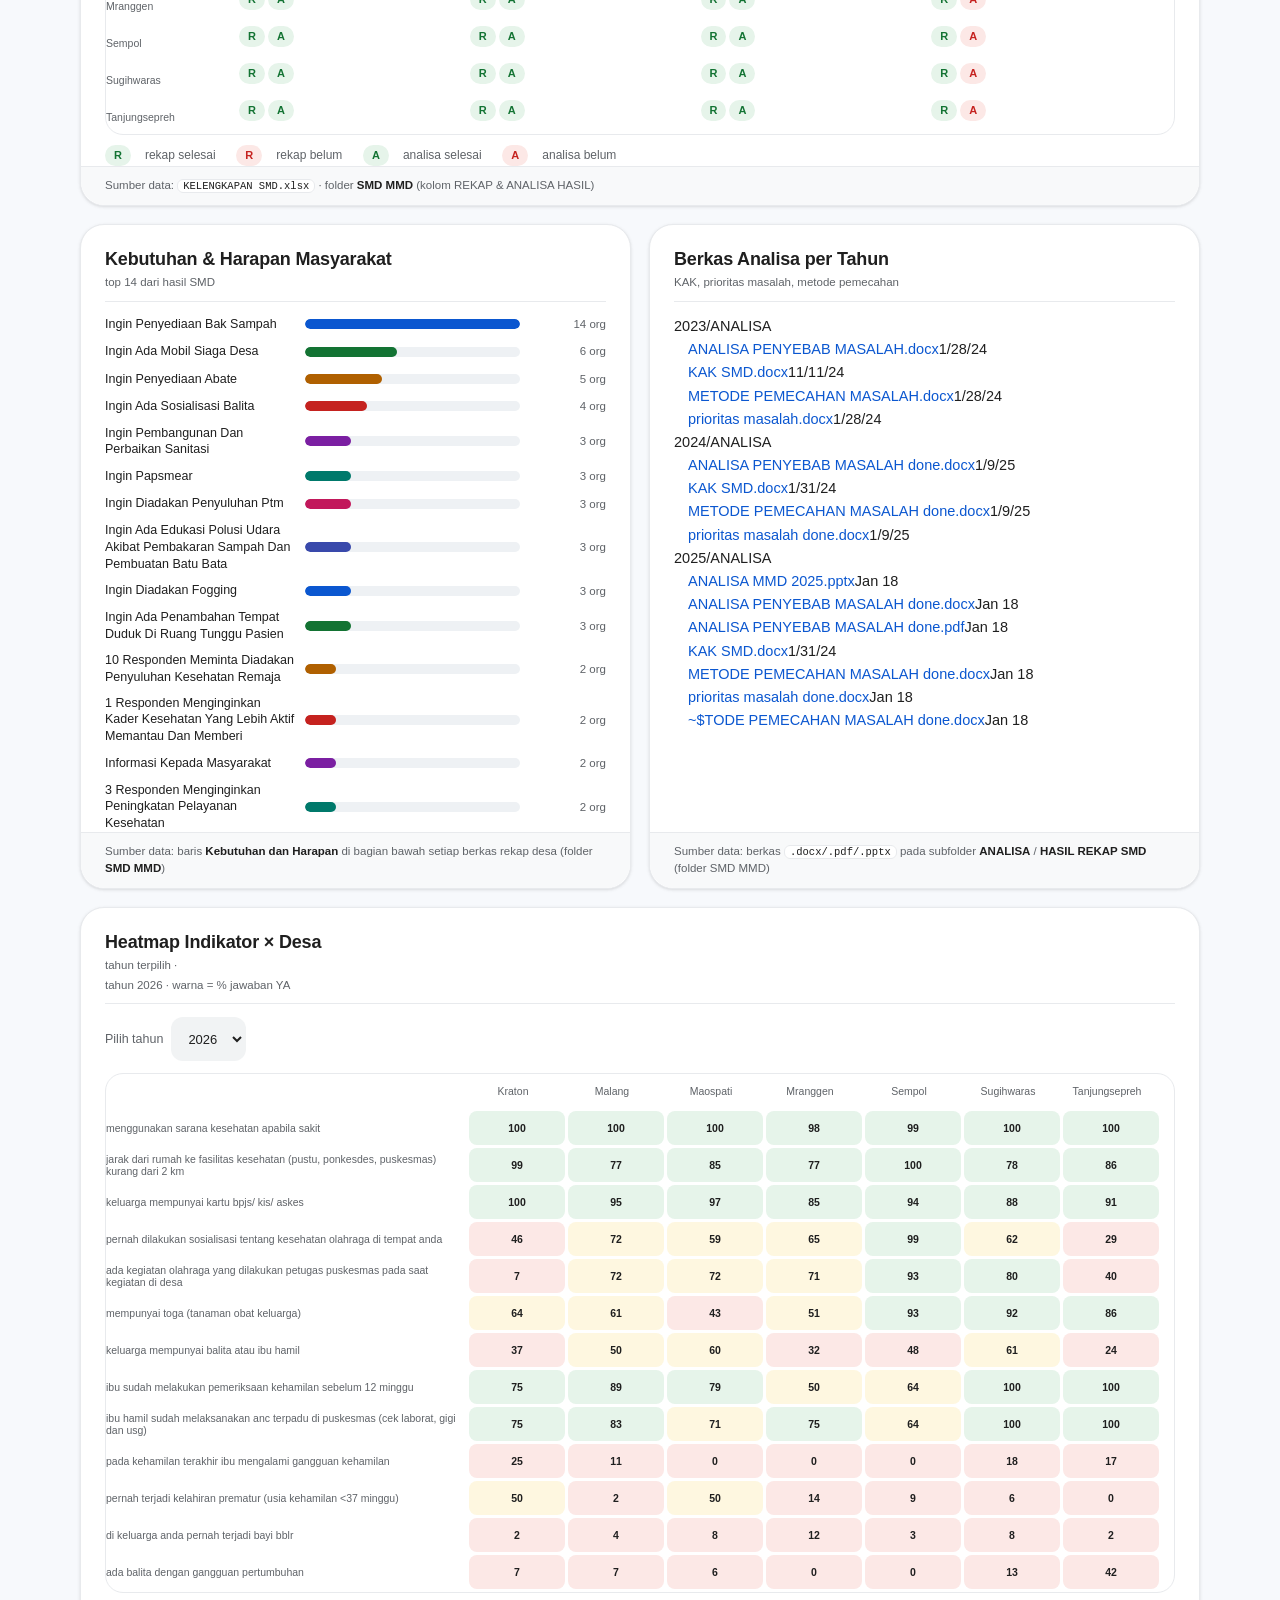
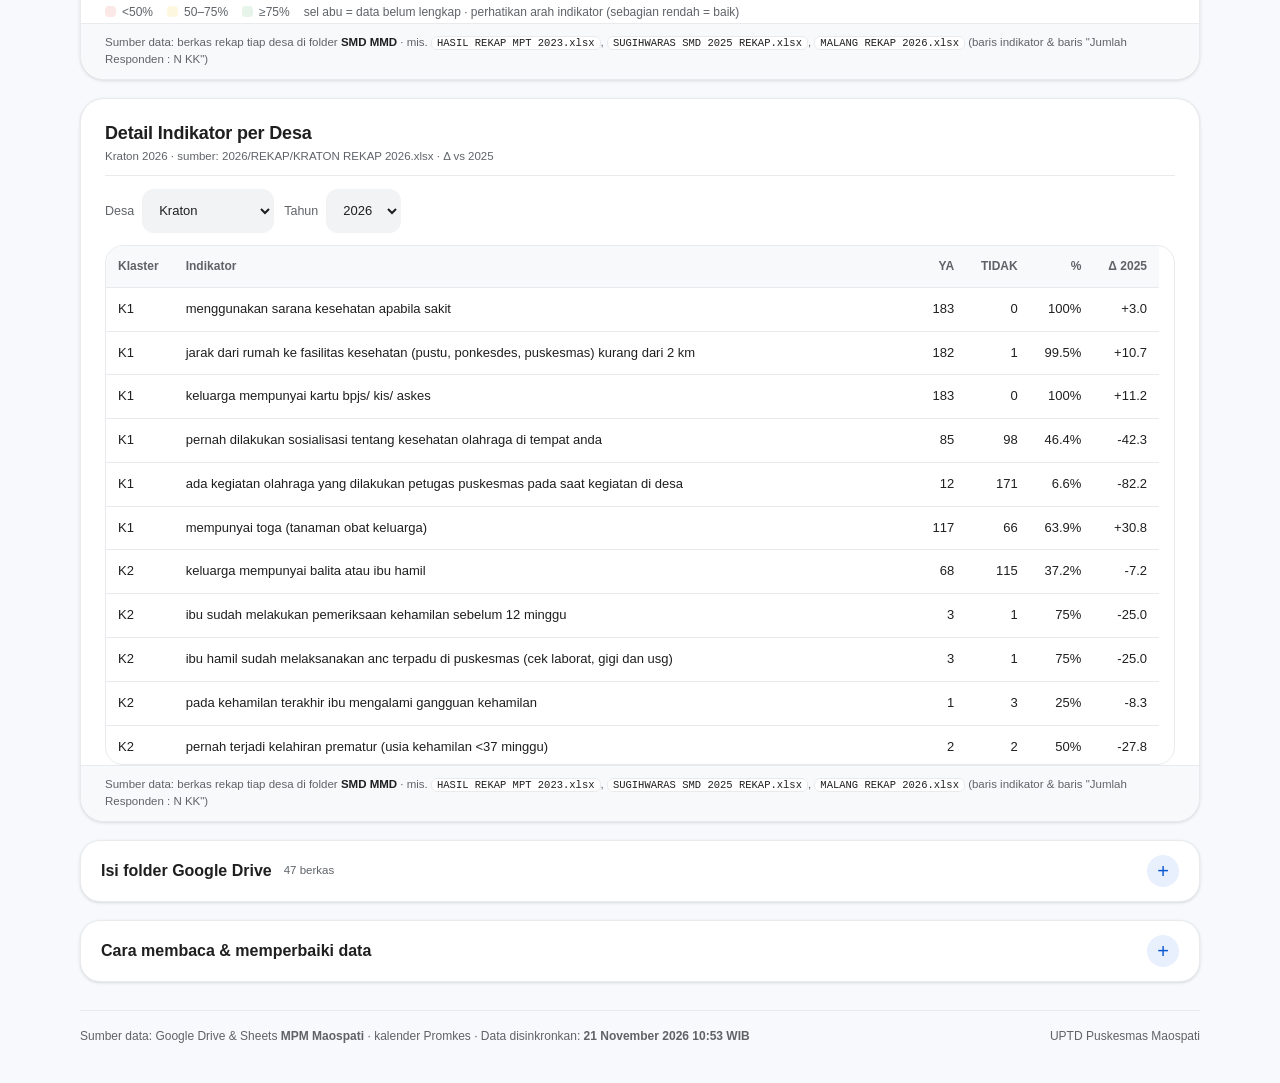
<file: smd-mmd.html>
<!doctype html>
<html lang="id">
<head>
<meta charset="utf-8"/>
<meta name="viewport" content="width=device-width,initial-scale=1"/>
<meta name="theme-color" content="#f7f9fc"/>
<title>SMD MMD · Dashboard MPM Maospati</title>
<meta name="description" content="Survey Mawas Diri &amp; Musyawarah Masyarakat Desa: rekap per desa, capaian indikator, dan kelengkapan berkas"/>
<link rel="stylesheet" href="assets/style.css"/>
</head>
<body data-page="smd-mmd">
<a class="skip" href="#main">Langsung ke isi</a>
<div class="topwrap">
  <header class="top">
    <div class="inner">
      <button class="menu-toggle" id="menutoggle" type="button" aria-expanded="false" aria-controls="navmenu" aria-label="Buka menu">
        <span class="menu-icon" aria-hidden="true"><span></span><span></span><span></span></span>
        <span class="menu-toggle-label">Menu</span>
      </button>
      <div class="brand">
        <img class="logo" src="assets/logo-puskesmas.png" alt="" width="95" height="105">
        <div>
          <h1>Dashboard MPM Maospati</h1>
          <p>Manajemen Pemberdayaan Masyarakat &middot; UPTD Puskesmas Maospati</p>
        </div>
      </div>
      <div id="drivebtn"></div>
    </div>
  </header>
  <nav class="menu" aria-label="Menu utama"><div class="navinner" id="navmenu"></div></nav>
</div>

<main class="wrap" id="main">
  <div class="pagehead">
    <div class="t">
      <h2 id="pagetitle">SMD MMD</h2>
      <p id="pagesub">Survey Mawas Diri &amp; Musyawarah Masyarakat Desa: rekap per desa, capaian indikator, dan kelengkapan berkas</p>
      <div class="stat-line" id="pagemeta"></div>
    </div>
    <div id="drivebtn2"></div>
  </div>

  <div class="banner" id="banner"></div>

<div class="grid k4" id="kpis" style="margin-bottom:14px"></div>
  <div class="grid k2">
<section class="card full"><h3>Responden per Desa &amp; Tahun<span>KK</span></h3><div id="c-responden"></div><p class="src">Sumber data: berkas rekap tiap desa di folder <b>SMD MMD</b> · mis. <code>HASIL REKAP MPT 2023.xlsx</code>, <code>SUGIHWARAS SMD 2025 REKAP.xlsx</code>, <code>MALANG REKAP 2026.xlsx</code> (baris indikator &amp; baris "Jumlah Responden : N KK")</p></section><section class="card full"><h3>Kelengkapan Rekap &amp; Analisa<span>KELENGKAPAN SMD.xlsx</span></h3><div id="c-kel"></div><p class="src" data-auto-sumber="1">Sumber data: <code>KELENGKAPAN SMD.xlsx</code> · folder <b>SMD MMD</b> (kolom REKAP &amp; ANALISA HASIL)</p></section><section class="card"><h3>Kebutuhan &amp; Harapan Masyarakat<span>top 14 dari hasil SMD</span></h3><div id="c-keb"></div><p class="src">Sumber data: baris <b>Kebutuhan dan Harapan</b> di bagian bawah setiap berkas rekap desa (folder <b>SMD MMD</b>)</p></section><section class="card"><h3>Berkas Analisa per Tahun<span>KAK, prioritas masalah, metode pemecahan</span></h3><div id="c-doc"></div><p class="src">Sumber data: berkas <code>.docx/.pdf/.pptx</code> pada subfolder <b>ANALISA</b> / <b>HASIL REKAP SMD</b> (folder SMD MMD)</p></section><section class="card full"><h3>Heatmap Indikator &times; Desa<span>tahun terpilih &middot; <span id="c-heat-sub"></span></span></h3><div class="rowctl"><label>Pilih tahun <select id="f-tahun"></select></label></div><div class="scroll"><div id="c-heat"></div></div><div class="legend"><span><i class="sw" style="background:#fce8e6"></i>&lt;50%</span><span><i class="sw" style="background:#fef7e0"></i>50–75%</span><span><i class="sw" style="background:#e6f4ea"></i>&ge;75%</span><span class="muted">sel abu = data belum lengkap · perhatikan arah indikator (sebagian rendah = baik)</span></div><p class="src">Sumber data: berkas rekap tiap desa di folder <b>SMD MMD</b> · mis. <code>HASIL REKAP MPT 2023.xlsx</code>, <code>SUGIHWARAS SMD 2025 REKAP.xlsx</code>, <code>MALANG REKAP 2026.xlsx</code> (baris indikator &amp; baris "Jumlah Responden : N KK")</p></section><section class="card full"><h3>Detail Indikator per Desa<span><span id="c-tbl-sub"></span></span></h3><div class="rowctl"><label>Desa <select id="f-desa"></select></label><label>Tahun <select id="f-tahun2"></select></label></div><div class="scroll"><table id="t-ind"></table></div><p class="src">Sumber data: berkas rekap tiap desa di folder <b>SMD MMD</b> · mis. <code>HASIL REKAP MPT 2023.xlsx</code>, <code>SUGIHWARAS SMD 2025 REKAP.xlsx</code>, <code>MALANG REKAP 2026.xlsx</code> (baris indikator &amp; baris "Jumlah Responden : N KK")</p></section></div>

  <details class="utility">
    <summary><span id="treecard">Isi folder Google Drive</span> <span id="filecount">memuat</span></summary>
    <div class="body">
      <div class="tree" id="treehost"><p class="muted">Memuat daftar berkas...</p></div>
      <p class="note">Klik nama berkas atau folder untuk membukanya di Google Drive. Daftar ini mengikuti isi
      folder saat data disinkronkan ulang (<code>python tools/sync.py</code>).</p>
    </div>
  </details>

  <details class="utility">
    <summary>Cara membaca &amp; memperbaiki data</summary>
    <div class="body">
      <ul class="tl">
        <li>Setiap panel mencantumkan <b>sumber data</b> di bagian bawah kartu: nama berkas Excel atau
        spreadsheet asalnya, beserta folder Drive tempat berkas itu berada.</li>
        <li>Kalau angka di halaman berbeda dengan dugaan Anda, buka berkas Excel atau spreadsheet itu
        (tombol <b>Buka folder Drive</b> / <b>Buka spreadsheet</b> di atas) dan cocokkan kolomnya.</li>
        <li>Sesudah berkas diperbaiki di Drive atau spreadsheet disunting, tekan <b>Sinkronkan data</b> di kanan atas agar
        halaman menampilkan angka terbaru.</li>
        <li>Format berkas yang dipakai dashboard dijelaskan di README pada bagian
        "Saran perbaikan data".</li>
      </ul>
    </div>
  </details>

  <footer class="foot">
    <span>Sumber data: Google Drive &amp; Sheets <b>MPM Maospati</b> &middot; kalender Promkes &middot; <span id="synced">memuat…</span></span>
    <span>UPTD Puskesmas Maospati</span>
  </footer>
</main>

<script>window.__DATA__ = window.__DATA__ || {}; window.__DATA__["smd-mmd"] = {"slug": "smd-mmd", "menu": "SMD MMD", "subjudul": "Survey Mawas Diri & Musyawarah Masyarakat Desa", "deskripsi": "Data SMD/MMD, analisa hasil & rekap per desa", "folder": {"id": "1GvbF6KR_MXwwyOlLInTzMxTab3rYw7Fz", "url": "https://drive.google.com/drive/folders/1GvbF6KR_MXwwyOlLInTzMxTab3rYw7Fz", "name": "SMD MMD"}, "statistik": {"berkas": 47, "subfolder": 11}, "struktur": {"name": "SMD MMD", "id": "1GvbF6KR_MXwwyOlLInTzMxTab3rYw7Fz", "url": "https://drive.google.com/drive/folders/1GvbF6KR_MXwwyOlLInTzMxTab3rYw7Fz", "files": [{"id": "1VIgJwTib9-sNmOLnATRJ1smZQcerWzgc", "name": "KELENGKAPAN SMD.xlsx", "kind": "file", "modified": "Nov 16", "url": "https://drive.google.com/file/d/1VIgJwTib9-sNmOLnATRJ1smZQcerWzgc/view"}], "children": [{"name": "2023", "id": "1C-Vn2C9iBcrgs-kAkbll7rBGDMnGZCWD", "url": "https://drive.google.com/drive/folders/1C-Vn2C9iBcrgs-kAkbll7rBGDMnGZCWD", "files": [], "children": [{"name": "ANALISA", "id": "1MN4znbgSCqAqSARADgV18epGfrK-WD4X", "url": "https://drive.google.com/drive/folders/1MN4znbgSCqAqSARADgV18epGfrK-WD4X", "files": [{"id": "1eWEphMdwlP5i7USSfIoZuS_xRZ7CqAg4", "name": "ANALISA PENYEBAB MASALAH.docx", "kind": "file", "modified": "1/28/24", "url": "https://drive.google.com/file/d/1eWEphMdwlP5i7USSfIoZuS_xRZ7CqAg4/view"}, {"id": "1KU7yqQj_Fb6yzvx_1WARpTfOxoRMIzWg", "name": "KAK SMD.docx", "kind": "file", "modified": "11/11/24", "url": "https://drive.google.com/file/d/1KU7yqQj_Fb6yzvx_1WARpTfOxoRMIzWg/view"}, {"id": "1HJZLP2fU9yyLIeUgi8OhMJlPI37YgXxN", "name": "METODE PEMECAHAN MASALAH.docx", "kind": "file", "modified": "1/28/24", "url": "https://drive.google.com/file/d/1HJZLP2fU9yyLIeUgi8OhMJlPI37YgXxN/view"}, {"id": "154gCNo8RiDkqmOp-5dIuvz3KxgMV8fKh", "name": "prioritas masalah.docx", "kind": "file", "modified": "1/28/24", "url": "https://drive.google.com/file/d/154gCNo8RiDkqmOp-5dIuvz3KxgMV8fKh/view"}], "children": []}, {"name": "HASIL REKAP SMD", "id": "1cdPzgodueia1Q16KK0utKhDqr3WA9Ig4", "url": "https://drive.google.com/drive/folders/1cdPzgodueia1Q16KK0utKhDqr3WA9Ig4", "files": [{"id": "1CW68cB1Ssu6q1pDaUBEJ3VzaryO7Uv7C", "name": "HASIL REKAP KRATON 2023.xlsx", "kind": "file", "modified": "7/29/24", "url": "https://drive.google.com/file/d/1CW68cB1Ssu6q1pDaUBEJ3VzaryO7Uv7C/view"}, {"id": "1h_iXt6xO4vwUyDs5OfwELmL-MTYXvrUX", "name": "HASIL REKAP MALANG 2023.xlsx", "kind": "file", "modified": "7/29/24", "url": "https://drive.google.com/file/d/1h_iXt6xO4vwUyDs5OfwELmL-MTYXvrUX/view"}, {"id": "1jZDGxz_AbRv_BQz9OwjsC9UauYINRTrs", "name": "HASIL REKAP MPT 2023.xlsx", "kind": "file", "modified": "1/31/24", "url": "https://drive.google.com/file/d/1jZDGxz_AbRv_BQz9OwjsC9UauYINRTrs/view"}, {"id": "1GMHWd82dk7RbFm8YTaeHyUyLx1ckUM0K", "name": "HASIL REKAP MRANGGEN 2023.xlsx", "kind": "file", "modified": "1/31/24", "url": "https://drive.google.com/file/d/1GMHWd82dk7RbFm8YTaeHyUyLx1ckUM0K/view"}, {"id": "10QkcbllxKocCQ0zTFzJ8yHBUt05rO2RL", "name": "HASIL REKAP SEMPOL 2023.xlsx", "kind": "file", "modified": "1/31/24", "url": "https://drive.google.com/file/d/10QkcbllxKocCQ0zTFzJ8yHBUt05rO2RL/view"}, {"id": "1gUxKIuNQv43M22Jkh4YepoaoQ1lXWeX1", "name": "HASIL REKAP SGW 2023.xlsx", "kind": "file", "modified": "1/31/24", "url": "https://drive.google.com/file/d/1gUxKIuNQv43M22Jkh4YepoaoQ1lXWeX1/view"}, {"id": "1X9-y1csP8QLh79tdQwAELu-dpv9CH4li", "name": "HASIL REKAP SMD 2023.xlsx", "kind": "file", "modified": "11/12/23", "url": "https://drive.google.com/file/d/1X9-y1csP8QLh79tdQwAELu-dpv9CH4li/view"}], "children": []}]}, {"name": "2024", "id": "1VzXsW79mddUuZ4byTbq2XQJ9te5nJJIa", "url": "https://drive.google.com/drive/folders/1VzXsW79mddUuZ4byTbq2XQJ9te5nJJIa", "files": [], "children": [{"name": "ANALISA", "id": "1snXjQF6goJ9G9NSAkpzX_z3iUmdNxo4p", "url": "https://drive.google.com/drive/folders/1snXjQF6goJ9G9NSAkpzX_z3iUmdNxo4p", "files": [{"id": "1TfuOtUfQMZ6V1lIR71ldaAOghLF9TRGd", "name": "ANALISA PENYEBAB MASALAH done.docx", "kind": "file", "modified": "1/9/25", "url": "https://drive.google.com/file/d/1TfuOtUfQMZ6V1lIR71ldaAOghLF9TRGd/view"}, {"id": "1y2wIhxD-i-rjaLtyxcHdqq_hxkpJ-2tY", "name": "KAK SMD.docx", "kind": "file", "modified": "1/31/24", "url": "https://drive.google.com/file/d/1y2wIhxD-i-rjaLtyxcHdqq_hxkpJ-2tY/view"}, {"id": "1eGGdRbwNJGMuk-XcIULzl8cDPMcqCebb", "name": "METODE PEMECAHAN MASALAH done.docx", "kind": "file", "modified": "1/9/25", "url": "https://drive.google.com/file/d/1eGGdRbwNJGMuk-XcIULzl8cDPMcqCebb/view"}, {"id": "1JHC8jdNc5OWG4JUwqAkBr9DlE-G4aZco", "name": "prioritas masalah done.docx", "kind": "file", "modified": "1/9/25", "url": "https://drive.google.com/file/d/1JHC8jdNc5OWG4JUwqAkBr9DlE-G4aZco/view"}], "children": []}, {"name": "HASIL REKAP SMD", "id": "1j89GyUHp1AiDJF7OIYE80x6Ng_VDSOCT", "url": "https://drive.google.com/drive/folders/1j89GyUHp1AiDJF7OIYE80x6Ng_VDSOCT", "files": [{"id": "1_5v9qqC01I5i5PyL0wtxXr8MXcLkHhNw", "name": "HASIL REKAP GULUN 2024.xlsx", "kind": "file", "modified": "11/11/24", "url": "https://drive.google.com/file/d/1_5v9qqC01I5i5PyL0wtxXr8MXcLkHhNw/view"}, {"id": "1hkY46VoN66HfFhqYcW1VcLY7ItwZXdOP", "name": "HASIL REKAP KRATON 2023.xlsx", "kind": "file", "modified": "1/31/24", "url": "https://drive.google.com/file/d/1hkY46VoN66HfFhqYcW1VcLY7ItwZXdOP/view"}, {"id": "1wXXuPJP4IvQdTrbjQ4ZcJZC-ANRzR_ii", "name": "HASIL REKAP MALANG 2024.xlsx", "kind": "file", "modified": "10/20/24", "url": "https://drive.google.com/file/d/1wXXuPJP4IvQdTrbjQ4ZcJZC-ANRzR_ii/view"}, {"id": "1U7uHm2aMYLeJwHc6y-G_KAEaGKDCjBWq", "name": "HASIL REKAP MPT 2024.xlsx", "kind": "file", "modified": "10/29/24", "url": "https://drive.google.com/file/d/1U7uHm2aMYLeJwHc6y-G_KAEaGKDCjBWq/view"}, {"id": "1MX-7cBd7AvMVZPWGyhC6-SNEUPnpTDgy", "name": "HASIL REKAP MRANGGEN 2024.xlsx", "kind": "file", "modified": "10/29/24", "url": "https://drive.google.com/file/d/1MX-7cBd7AvMVZPWGyhC6-SNEUPnpTDgy/view"}, {"id": "11yrSSKv4U0iD_OfvXb5xTQ5l8LYykDJh", "name": "HASIL REKAP SEMPOL 2024.xlsx", "kind": "file", "modified": "10/22/24", "url": "https://drive.google.com/file/d/11yrSSKv4U0iD_OfvXb5xTQ5l8LYykDJh/view"}, {"id": "1ijkzIeJNLFKd9lyQ07GvBj_3IvM8o8jG", "name": "HASIL REKAP SGW 2024.xlsx", "kind": "file", "modified": "11/28/24", "url": "https://drive.google.com/file/d/1ijkzIeJNLFKd9lyQ07GvBj_3IvM8o8jG/view"}, {"id": "1jY1mVViFuiqdixIrWTm65ObSU4DqptGj", "name": "HASIL REKAP SMD 2023.xlsx", "kind": "file", "modified": "11/12/23", "url": "https://drive.google.com/file/d/1jY1mVViFuiqdixIrWTm65ObSU4DqptGj/view"}, {"id": "1i32bKmJNysNXcS9DUgk8pO8NAoygWsm9", "name": "HASIL REKAP TANJUNGSEPREH 2024.xlsx", "kind": "file", "modified": "10/20/24", "url": "https://drive.google.com/file/d/1i32bKmJNysNXcS9DUgk8pO8NAoygWsm9/view"}], "children": []}]}, {"name": "2025", "id": "1UU_i91_mZtxDXdcAfz_PgiOP7ZycNMai", "url": "https://drive.google.com/drive/folders/1UU_i91_mZtxDXdcAfz_PgiOP7ZycNMai", "files": [], "children": [{"name": "ANALISA", "id": "1bsDkUaR9dQ92r-pews_1B3JcMtx7AuaS", "url": "https://drive.google.com/drive/folders/1bsDkUaR9dQ92r-pews_1B3JcMtx7AuaS", "files": [{"id": "1lfoqk5mx8JpQeJvBOGUCY9OZZiqLsSJc", "name": "ANALISA MMD 2025.pptx", "kind": "file", "modified": "Jan 18", "url": "https://drive.google.com/file/d/1lfoqk5mx8JpQeJvBOGUCY9OZZiqLsSJc/view"}, {"id": "1BXLq-e-1xKgybAaweBoPbS-4PO0gPOGa", "name": "ANALISA PENYEBAB MASALAH done.docx", "kind": "file", "modified": "Jan 18", "url": "https://drive.google.com/file/d/1BXLq-e-1xKgybAaweBoPbS-4PO0gPOGa/view"}, {"id": "1IbqXkMj-xrEDhzf-9LRDFei4oF5Hcr4a", "name": "ANALISA PENYEBAB MASALAH done.pdf", "kind": "file", "modified": "Jan 18", "url": "https://drive.google.com/file/d/1IbqXkMj-xrEDhzf-9LRDFei4oF5Hcr4a/view"}, {"id": "1ctiITwrKDZnpS6skegknvyYa7KpDAbVW", "name": "KAK SMD.docx", "kind": "file", "modified": "1/31/24", "url": "https://drive.google.com/file/d/1ctiITwrKDZnpS6skegknvyYa7KpDAbVW/view"}, {"id": "1kn13-9j_TkqanROwiaw_6cAs6-uAL5DQ", "name": "METODE PEMECAHAN MASALAH done.docx", "kind": "file", "modified": "Jan 18", "url": "https://drive.google.com/file/d/1kn13-9j_TkqanROwiaw_6cAs6-uAL5DQ/view"}, {"id": "1JWRobpvQLd7pS5RqExoxVyg-Odw0h9bR", "name": "prioritas masalah done.docx", "kind": "file", "modified": "Jan 18", "url": "https://drive.google.com/file/d/1JWRobpvQLd7pS5RqExoxVyg-Odw0h9bR/view"}, {"id": "1lpcIfWvPPV54nqC8tDE6l9ua1aVxJW6S", "name": "~$TODE PEMECAHAN MASALAH done.docx", "kind": "file", "modified": "Jan 18", "url": "https://drive.google.com/file/d/1lpcIfWvPPV54nqC8tDE6l9ua1aVxJW6S/view"}], "children": []}, {"name": "REKAP SMD", "id": "1zoNMcCOkbb-p6j4s06SWpNNhtZysgCzB", "url": "https://drive.google.com/drive/folders/1zoNMcCOkbb-p6j4s06SWpNNhtZysgCzB", "files": [{"id": "1uGM2whMAaXrUes5OGNWMfBIh4PwB80Rm", "name": "GULUN SMD 2025 REKAP.xlsx", "kind": "file", "modified": "12/5/25", "url": "https://drive.google.com/file/d/1uGM2whMAaXrUes5OGNWMfBIh4PwB80Rm/view"}, {"id": "1_FkDVoTUM8HQX1Fg92MRhbcdD8aahiAd", "name": "MPT SMD 2025 REKAP.xlsx", "kind": "file", "modified": "12/21/25", "url": "https://drive.google.com/file/d/1_FkDVoTUM8HQX1Fg92MRhbcdD8aahiAd/view"}, {"id": "1b3VaGAWBrmQmfhvT3pICoREMBiF0gknK", "name": "MRANGGEN SMD 2025 REKAP.xlsx", "kind": "file", "modified": "12/5/25", "url": "https://drive.google.com/file/d/1b3VaGAWBrmQmfhvT3pICoREMBiF0gknK/view"}, {"id": "1fwYwLOJi4w2NDzVbR_H306Jtbqa_suSz", "name": "REKAP SMD KRATON 2025.xlsx", "kind": "file", "modified": "Aug 17", "url": "https://drive.google.com/file/d/1fwYwLOJi4w2NDzVbR_H306Jtbqa_suSz/view"}, {"id": "1FD_WKSXTBsQzF048266aGXQ2byPWHx3m", "name": "SMD MALANG 2025.xlsx", "kind": "file", "modified": "12/16/25", "url": "https://drive.google.com/file/d/1FD_WKSXTBsQzF048266aGXQ2byPWHx3m/view"}, {"id": "1ERp3Decr_ZT5qPyTha85x-qGM-AmJyHA", "name": "SMD SEMPOL 2025.xlsx", "kind": "file", "modified": "Jan 11", "url": "https://drive.google.com/file/d/1ERp3Decr_ZT5qPyTha85x-qGM-AmJyHA/view"}, {"id": "1tSgVaPUjsARtb8SQnoo-a4IjK6kaEcBH", "name": "SUGIHWARAS SMD 2025 REKAP.xlsx", "kind": "file", "modified": "12/5/25", "url": "https://drive.google.com/file/d/1tSgVaPUjsARtb8SQnoo-a4IjK6kaEcBH/view"}, {"id": "1wFXADNzQQyeeK7PjlPuUDgLZEeNffSQL", "name": "TANJUNGSEPREH SMD 2025 REKAP.xlsx", "kind": "file", "modified": "12/5/25", "url": "https://drive.google.com/file/d/1wFXADNzQQyeeK7PjlPuUDgLZEeNffSQL/view"}], "children": []}]}, {"name": "2026", "id": "1YFQvKxakLTkdlFcSnWpr0PufTPKluv3b", "url": "https://drive.google.com/drive/folders/1YFQvKxakLTkdlFcSnWpr0PufTPKluv3b", "files": [], "children": [{"name": "REKAP", "id": "1nIk5vj5ZJGHmVE4a7S7dkBaODCqrqUcY", "url": "https://drive.google.com/drive/folders/1nIk5vj5ZJGHmVE4a7S7dkBaODCqrqUcY", "files": [{"id": "1CTsPtzPqqlSEPLmBiF2n2ukKIRalnfj5", "name": "KRATON REKAP 2026.xlsx", "kind": "file", "modified": "Oct 22", "url": "https://drive.google.com/file/d/1CTsPtzPqqlSEPLmBiF2n2ukKIRalnfj5/view"}, {"id": "1lwDJfmYZig051PVc-eLbIG_Yscya5XHC", "name": "MALANG REKAP 2026.xlsx", "kind": "file", "modified": "Oct 18", "url": "https://drive.google.com/file/d/1lwDJfmYZig051PVc-eLbIG_Yscya5XHC/view"}, {"id": "14UVvvI4zwACArYIdCWktd2DSKHEE4dBv", "name": "MAOSPATI REKAP 2026.xlsx", "kind": "file", "modified": "Oct 25", "url": "https://drive.google.com/file/d/14UVvvI4zwACArYIdCWktd2DSKHEE4dBv/view"}, {"id": "1wCcVPkOhZVTeYWCcLVwRzA-QNPYeo8sd", "name": "MRANGGEN REKAP 2026.xlsx", "kind": "file", "modified": "Nov 16", "url": "https://drive.google.com/file/d/1wCcVPkOhZVTeYWCcLVwRzA-QNPYeo8sd/view"}, {"id": "1y01qjwxTn3Z2laj3sXJ66UP5l9cmxEa4", "name": "SEMPOL REKAP 2026.xlsx", "kind": "file", "modified": "Oct 29", "url": "https://drive.google.com/file/d/1y01qjwxTn3Z2laj3sXJ66UP5l9cmxEa4/view"}, {"id": "16j2kw94pt9r9aLa71EL4jbcZS3gRparH", "name": "SUGIHWARAS REKAP 2026.xlsx", "kind": "file", "modified": "Oct 21", "url": "https://drive.google.com/file/d/16j2kw94pt9r9aLa71EL4jbcZS3gRparH/view"}, {"id": "17rwxA5YCbMHb9hFphFGEqGKuwtVUg-Xw", "name": "TJ REKAP 2026.xlsx", "kind": "file", "modified": "Oct 19", "url": "https://drive.google.com/file/d/17rwxA5YCbMHb9hFphFGEqGKuwtVUg-Xw/view"}], "children": []}]}]}, "files": [{"id": "1VIgJwTib9-sNmOLnATRJ1smZQcerWzgc", "name": "KELENGKAPAN SMD.xlsx", "kind": "file", "modified": "Nov 16", "url": "https://drive.google.com/file/d/1VIgJwTib9-sNmOLnATRJ1smZQcerWzgc/view", "path": "SMD MMD"}, {"id": "1eWEphMdwlP5i7USSfIoZuS_xRZ7CqAg4", "name": "ANALISA PENYEBAB MASALAH.docx", "kind": "file", "modified": "1/28/24", "url": "https://drive.google.com/file/d/1eWEphMdwlP5i7USSfIoZuS_xRZ7CqAg4/view", "path": "2023/ANALISA"}, {"id": "1KU7yqQj_Fb6yzvx_1WARpTfOxoRMIzWg", "name": "KAK SMD.docx", "kind": "file", "modified": "11/11/24", "url": "https://drive.google.com/file/d/1KU7yqQj_Fb6yzvx_1WARpTfOxoRMIzWg/view", "path": "2023/ANALISA"}, {"id": "1HJZLP2fU9yyLIeUgi8OhMJlPI37YgXxN", "name": "METODE PEMECAHAN MASALAH.docx", "kind": "file", "modified": "1/28/24", "url": "https://drive.google.com/file/d/1HJZLP2fU9yyLIeUgi8OhMJlPI37YgXxN/view", "path": "2023/ANALISA"}, {"id": "154gCNo8RiDkqmOp-5dIuvz3KxgMV8fKh", "name": "prioritas masalah.docx", "kind": "file", "modified": "1/28/24", "url": "https://drive.google.com/file/d/154gCNo8RiDkqmOp-5dIuvz3KxgMV8fKh/view", "path": "2023/ANALISA"}, {"id": "1CW68cB1Ssu6q1pDaUBEJ3VzaryO7Uv7C", "name": "HASIL REKAP KRATON 2023.xlsx", "kind": "file", "modified": "7/29/24", "url": "https://drive.google.com/file/d/1CW68cB1Ssu6q1pDaUBEJ3VzaryO7Uv7C/view", "path": "2023/HASIL REKAP SMD"}, {"id": "1h_iXt6xO4vwUyDs5OfwELmL-MTYXvrUX", "name": "HASIL REKAP MALANG 2023.xlsx", "kind": "file", "modified": "7/29/24", "url": "https://drive.google.com/file/d/1h_iXt6xO4vwUyDs5OfwELmL-MTYXvrUX/view", "path": "2023/HASIL REKAP SMD"}, {"id": "1jZDGxz_AbRv_BQz9OwjsC9UauYINRTrs", "name": "HASIL REKAP MPT 2023.xlsx", "kind": "file", "modified": "1/31/24", "url": "https://drive.google.com/file/d/1jZDGxz_AbRv_BQz9OwjsC9UauYINRTrs/view", "path": "2023/HASIL REKAP SMD"}, {"id": "1GMHWd82dk7RbFm8YTaeHyUyLx1ckUM0K", "name": "HASIL REKAP MRANGGEN 2023.xlsx", "kind": "file", "modified": "1/31/24", "url": "https://drive.google.com/file/d/1GMHWd82dk7RbFm8YTaeHyUyLx1ckUM0K/view", "path": "2023/HASIL REKAP SMD"}, {"id": "10QkcbllxKocCQ0zTFzJ8yHBUt05rO2RL", "name": "HASIL REKAP SEMPOL 2023.xlsx", "kind": "file", "modified": "1/31/24", "url": "https://drive.google.com/file/d/10QkcbllxKocCQ0zTFzJ8yHBUt05rO2RL/view", "path": "2023/HASIL REKAP SMD"}, {"id": "1gUxKIuNQv43M22Jkh4YepoaoQ1lXWeX1", "name": "HASIL REKAP SGW 2023.xlsx", "kind": "file", "modified": "1/31/24", "url": "https://drive.google.com/file/d/1gUxKIuNQv43M22Jkh4YepoaoQ1lXWeX1/view", "path": "2023/HASIL REKAP SMD"}, {"id": "1X9-y1csP8QLh79tdQwAELu-dpv9CH4li", "name": "HASIL REKAP SMD 2023.xlsx", "kind": "file", "modified": "11/12/23", "url": "https://drive.google.com/file/d/1X9-y1csP8QLh79tdQwAELu-dpv9CH4li/view", "path": "2023/HASIL REKAP SMD"}, {"id": "1TfuOtUfQMZ6V1lIR71ldaAOghLF9TRGd", "name": "ANALISA PENYEBAB MASALAH done.docx", "kind": "file", "modified": "1/9/25", "url": "https://drive.google.com/file/d/1TfuOtUfQMZ6V1lIR71ldaAOghLF9TRGd/view", "path": "2024/ANALISA"}, {"id": "1y2wIhxD-i-rjaLtyxcHdqq_hxkpJ-2tY", "name": "KAK SMD.docx", "kind": "file", "modified": "1/31/24", "url": "https://drive.google.com/file/d/1y2wIhxD-i-rjaLtyxcHdqq_hxkpJ-2tY/view", "path": "2024/ANALISA"}, {"id": "1eGGdRbwNJGMuk-XcIULzl8cDPMcqCebb", "name": "METODE PEMECAHAN MASALAH done.docx", "kind": "file", "modified": "1/9/25", "url": "https://drive.google.com/file/d/1eGGdRbwNJGMuk-XcIULzl8cDPMcqCebb/view", "path": "2024/ANALISA"}, {"id": "1JHC8jdNc5OWG4JUwqAkBr9DlE-G4aZco", "name": "prioritas masalah done.docx", "kind": "file", "modified": "1/9/25", "url": "https://drive.google.com/file/d/1JHC8jdNc5OWG4JUwqAkBr9DlE-G4aZco/view", "path": "2024/ANALISA"}, {"id": "1_5v9qqC01I5i5PyL0wtxXr8MXcLkHhNw", "name": "HASIL REKAP GULUN 2024.xlsx", "kind": "file", "modified": "11/11/24", "url": "https://drive.google.com/file/d/1_5v9qqC01I5i5PyL0wtxXr8MXcLkHhNw/view", "path": "2024/HASIL REKAP SMD"}, {"id": "1hkY46VoN66HfFhqYcW1VcLY7ItwZXdOP", "name": "HASIL REKAP KRATON 2023.xlsx", "kind": "file", "modified": "1/31/24", "url": "https://drive.google.com/file/d/1hkY46VoN66HfFhqYcW1VcLY7ItwZXdOP/view", "path": "2024/HASIL REKAP SMD"}, {"id": "1wXXuPJP4IvQdTrbjQ4ZcJZC-ANRzR_ii", "name": "HASIL REKAP MALANG 2024.xlsx", "kind": "file", "modified": "10/20/24", "url": "https://drive.google.com/file/d/1wXXuPJP4IvQdTrbjQ4ZcJZC-ANRzR_ii/view", "path": "2024/HASIL REKAP SMD"}, {"id": "1U7uHm2aMYLeJwHc6y-G_KAEaGKDCjBWq", "name": "HASIL REKAP MPT 2024.xlsx", "kind": "file", "modified": "10/29/24", "url": "https://drive.google.com/file/d/1U7uHm2aMYLeJwHc6y-G_KAEaGKDCjBWq/view", "path": "2024/HASIL REKAP SMD"}, {"id": "1MX-7cBd7AvMVZPWGyhC6-SNEUPnpTDgy", "name": "HASIL REKAP MRANGGEN 2024.xlsx", "kind": "file", "modified": "10/29/24", "url": "https://drive.google.com/file/d/1MX-7cBd7AvMVZPWGyhC6-SNEUPnpTDgy/view", "path": "2024/HASIL REKAP SMD"}, {"id": "11yrSSKv4U0iD_OfvXb5xTQ5l8LYykDJh", "name": "HASIL REKAP SEMPOL 2024.xlsx", "kind": "file", "modified": "10/22/24", "url": "https://drive.google.com/file/d/11yrSSKv4U0iD_OfvXb5xTQ5l8LYykDJh/view", "path": "2024/HASIL REKAP SMD"}, {"id": "1ijkzIeJNLFKd9lyQ07GvBj_3IvM8o8jG", "name": "HASIL REKAP SGW 2024.xlsx", "kind": "file", "modified": "11/28/24", "url": "https://drive.google.com/file/d/1ijkzIeJNLFKd9lyQ07GvBj_3IvM8o8jG/view", "path": "2024/HASIL REKAP SMD"}, {"id": "1jY1mVViFuiqdixIrWTm65ObSU4DqptGj", "name": "HASIL REKAP SMD 2023.xlsx", "kind": "file", "modified": "11/12/23", "url": "https://drive.google.com/file/d/1jY1mVViFuiqdixIrWTm65ObSU4DqptGj/view", "path": "2024/HASIL REKAP SMD"}, {"id": "1i32bKmJNysNXcS9DUgk8pO8NAoygWsm9", "name": "HASIL REKAP TANJUNGSEPREH 2024.xlsx", "kind": "file", "modified": "10/20/24", "url": "https://drive.google.com/file/d/1i32bKmJNysNXcS9DUgk8pO8NAoygWsm9/view", "path": "2024/HASIL REKAP SMD"}, {"id": "1lfoqk5mx8JpQeJvBOGUCY9OZZiqLsSJc", "name": "ANALISA MMD 2025.pptx", "kind": "file", "modified": "Jan 18", "url": "https://drive.google.com/file/d/1lfoqk5mx8JpQeJvBOGUCY9OZZiqLsSJc/view", "path": "2025/ANALISA"}, {"id": "1BXLq-e-1xKgybAaweBoPbS-4PO0gPOGa", "name": "ANALISA PENYEBAB MASALAH done.docx", "kind": "file", "modified": "Jan 18", "url": "https://drive.google.com/file/d/1BXLq-e-1xKgybAaweBoPbS-4PO0gPOGa/view", "path": "2025/ANALISA"}, {"id": "1IbqXkMj-xrEDhzf-9LRDFei4oF5Hcr4a", "name": "ANALISA PENYEBAB MASALAH done.pdf", "kind": "file", "modified": "Jan 18", "url": "https://drive.google.com/file/d/1IbqXkMj-xrEDhzf-9LRDFei4oF5Hcr4a/view", "path": "2025/ANALISA"}, {"id": "1ctiITwrKDZnpS6skegknvyYa7KpDAbVW", "name": "KAK SMD.docx", "kind": "file", "modified": "1/31/24", "url": "https://drive.google.com/file/d/1ctiITwrKDZnpS6skegknvyYa7KpDAbVW/view", "path": "2025/ANALISA"}, {"id": "1kn13-9j_TkqanROwiaw_6cAs6-uAL5DQ", "name": "METODE PEMECAHAN MASALAH done.docx", "kind": "file", "modified": "Jan 18", "url": "https://drive.google.com/file/d/1kn13-9j_TkqanROwiaw_6cAs6-uAL5DQ/view", "path": "2025/ANALISA"}, {"id": "1JWRobpvQLd7pS5RqExoxVyg-Odw0h9bR", "name": "prioritas masalah done.docx", "kind": "file", "modified": "Jan 18", "url": "https://drive.google.com/file/d/1JWRobpvQLd7pS5RqExoxVyg-Odw0h9bR/view", "path": "2025/ANALISA"}, {"id": "1lpcIfWvPPV54nqC8tDE6l9ua1aVxJW6S", "name": "~$TODE PEMECAHAN MASALAH done.docx", "kind": "file", "modified": "Jan 18", "url": "https://drive.google.com/file/d/1lpcIfWvPPV54nqC8tDE6l9ua1aVxJW6S/view", "path": "2025/ANALISA"}, {"id": "1uGM2whMAaXrUes5OGNWMfBIh4PwB80Rm", "name": "GULUN SMD 2025 REKAP.xlsx", "kind": "file", "modified": "12/5/25", "url": "https://drive.google.com/file/d/1uGM2whMAaXrUes5OGNWMfBIh4PwB80Rm/view", "path": "2025/REKAP SMD"}, {"id": "1_FkDVoTUM8HQX1Fg92MRhbcdD8aahiAd", "name": "MPT SMD 2025 REKAP.xlsx", "kind": "file", "modified": "12/21/25", "url": "https://drive.google.com/file/d/1_FkDVoTUM8HQX1Fg92MRhbcdD8aahiAd/view", "path": "2025/REKAP SMD"}, {"id": "1b3VaGAWBrmQmfhvT3pICoREMBiF0gknK", "name": "MRANGGEN SMD 2025 REKAP.xlsx", "kind": "file", "modified": "12/5/25", "url": "https://drive.google.com/file/d/1b3VaGAWBrmQmfhvT3pICoREMBiF0gknK/view", "path": "2025/REKAP SMD"}, {"id": "1fwYwLOJi4w2NDzVbR_H306Jtbqa_suSz", "name": "REKAP SMD KRATON 2025.xlsx", "kind": "file", "modified": "Aug 17", "url": "https://drive.google.com/file/d/1fwYwLOJi4w2NDzVbR_H306Jtbqa_suSz/view", "path": "2025/REKAP SMD"}, {"id": "1FD_WKSXTBsQzF048266aGXQ2byPWHx3m", "name": "SMD MALANG 2025.xlsx", "kind": "file", "modified": "12/16/25", "url": "https://drive.google.com/file/d/1FD_WKSXTBsQzF048266aGXQ2byPWHx3m/view", "path": "2025/REKAP SMD"}, {"id": "1ERp3Decr_ZT5qPyTha85x-qGM-AmJyHA", "name": "SMD SEMPOL 2025.xlsx", "kind": "file", "modified": "Jan 11", "url": "https://drive.google.com/file/d/1ERp3Decr_ZT5qPyTha85x-qGM-AmJyHA/view", "path": "2025/REKAP SMD"}, {"id": "1tSgVaPUjsARtb8SQnoo-a4IjK6kaEcBH", "name": "SUGIHWARAS SMD 2025 REKAP.xlsx", "kind": "file", "modified": "12/5/25", "url": "https://drive.google.com/file/d/1tSgVaPUjsARtb8SQnoo-a4IjK6kaEcBH/view", "path": "2025/REKAP SMD"}, {"id": "1wFXADNzQQyeeK7PjlPuUDgLZEeNffSQL", "name": "TANJUNGSEPREH SMD 2025 REKAP.xlsx", "kind": "file", "modified": "12/5/25", "url": "https://drive.google.com/file/d/1wFXADNzQQyeeK7PjlPuUDgLZEeNffSQL/view", "path": "2025/REKAP SMD"}, {"id": "1CTsPtzPqqlSEPLmBiF2n2ukKIRalnfj5", "name": "KRATON REKAP 2026.xlsx", "kind": "file", "modified": "Oct 22", "url": "https://drive.google.com/file/d/1CTsPtzPqqlSEPLmBiF2n2ukKIRalnfj5/view", "path": "2026/REKAP"}, {"id": "1lwDJfmYZig051PVc-eLbIG_Yscya5XHC", "name": "MALANG REKAP 2026.xlsx", "kind": "file", "modified": "Oct 18", "url": "https://drive.google.com/file/d/1lwDJfmYZig051PVc-eLbIG_Yscya5XHC/view", "path": "2026/REKAP"}, {"id": "14UVvvI4zwACArYIdCWktd2DSKHEE4dBv", "name": "MAOSPATI REKAP 2026.xlsx", "kind": "file", "modified": "Oct 25", "url": "https://drive.google.com/file/d/14UVvvI4zwACArYIdCWktd2DSKHEE4dBv/view", "path": "2026/REKAP"}, {"id": "1wCcVPkOhZVTeYWCcLVwRzA-QNPYeo8sd", "name": "MRANGGEN REKAP 2026.xlsx", "kind": "file", "modified": "Nov 16", "url": "https://drive.google.com/file/d/1wCcVPkOhZVTeYWCcLVwRzA-QNPYeo8sd/view", "path": "2026/REKAP"}, {"id": "1y01qjwxTn3Z2laj3sXJ66UP5l9cmxEa4", "name": "SEMPOL REKAP 2026.xlsx", "kind": "file", "modified": "Oct 29", "url": "https://drive.google.com/file/d/1y01qjwxTn3Z2laj3sXJ66UP5l9cmxEa4/view", "path": "2026/REKAP"}, {"id": "16j2kw94pt9r9aLa71EL4jbcZS3gRparH", "name": "SUGIHWARAS REKAP 2026.xlsx", "kind": "file", "modified": "Oct 21", "url": "https://drive.google.com/file/d/16j2kw94pt9r9aLa71EL4jbcZS3gRparH/view", "path": "2026/REKAP"}, {"id": "17rwxA5YCbMHb9hFphFGEqGKuwtVUg-Xw", "name": "TJ REKAP 2026.xlsx", "kind": "file", "modified": "Oct 19", "url": "https://drive.google.com/file/d/17rwxA5YCbMHb9hFphFGEqGKuwtVUg-Xw/view", "path": "2026/REKAP"}], "analisa": {"kpi": {"desa": 8, "tahun": "2023–2026", "tahunList": [2023, 2024, 2025, 2026], "berkasRekap": 32, "responden": 3730, "indikator": 80, "rekapSelesai": 31, "analisaSelesai": 24, "kelTotal": 32}, "desa": ["Gulun", "Kraton", "Malang", "Maospati", "Mranggen", "Sempol", "Sugihwaras", "Tanjungsepreh"], "tahun": [2023, 2024, 2025, 2026], "indTexts": ["KELUARGA MEMPUNYAI KARTU BPJS/ KIS/ ASKES", "MENGGUNAKAN SARANA KESEHATAN APABILA SAKIT", "JARAK DARI RUMAH KE FASILITAS KESEHATAN (PUSTU, PONKESDES, PUSKESMAS) KURANG DARI 2 KM", "KELUARGA MEMPUNYAI BALITA ATAU IBU HAMIL", "BILA MEMPUNYAI IBU HAMIL, APAKAH ADA RENCANA UNTUK MELAHIRKAN DI PELAYANAN KESEHATAN", "PADA KEHAMILAN TERAKHIR, IBU HAMIL MELAKUKAN PEMERIKSAAN KEHAMILAN MINIMAL 4 KALI", "IBU HAMIL SUDAH MELAKSANAKAN ANC TERPADU DI PUSKESMAS (CEK LABORAT)", "PADA KEHAMILAN TERAKHIR IBU MENGALAMI GANGGUAN KEHAMILAN", "DI KELUARGA ANDA PERNAH TERJADI BAYI BBLR", "ANAK TERAKHIR MEMPEROLEH IMUNISASI LENGKAP", "APAKAH BALITA ANDA SELALU DITIMBANG (MINIMAL 8X PER TAHUN)", "TERDAPAT BALITA DENGAN STATUS GIZI KURANG/BGM/BURUK", "BAYI DIBERIKAN ASI EKSKLUSIF SELAMA 6 BULAN?", "MENGENAL ISTILAH KADARZI", "TAHU TENTANG STUNTING", "MENGKONSUMSI ANEKA RAGAM MAKANAN/MENU SEIMBANG", "MEMAKAI KONTRASEPSI", "PERNAH MENDERITA GANGGUAN PADA KANDUNGAN (KEPUTIHAN/KANKER LEHER RAHIM)", "PERNAH PERIKSA PAYUDARA SENDIRI (SADARI)", "JENIS PEMBUANGAN KOTORAN (JAMBAN / WC) DI RUMAH", "ASAL PENYEDIAAN AIR BERSIH KELUARGA", "KUALITAS AIR BERSIH YANG DIPAKAI SEHARI-HARI SUDAH MEMENUHI SYARAT AIR BERSIH", "TERSEDIA KAMAR MANDI DI RUMAH", "JENIS PEMBUANGAN LIMBAH DI RUMAH TANGGA", "JENIS PEMBUANGAN SAMPAH RUMAH TANGGA", "KELUARGA MELAKUKAN PEMILAHAN SAMPAH", "TERDAPAT VENTILASI DI RUMAH", "MEMPUNYAI TOGA (TANAMAN OBAT KELUARGA)", "ANGGOTA KELUARGA YANG MEROKOK", "TERBIASA CUCI TANGAN PAKAI SABUN SEBELUM MAKAN", "TERBIASA GOSOK GIGI MINIMAL 2X SEHARI", "MELAKUKAN PSN (PEMBERANTASAN SARANG NYAMUK) MINIMAL 1 MINGGU SEKALI", "ANGGOTA KELUARGA ANDA BIASA BAB DI JAMBAN", "TERBIASA CUCI TANGAN PAKAI SABUN SETELAH BAB", "KELUARGA BIASA MAKAN BUAH DAN SAYUR", "MELAKUKAN AKTIVITAS FISIK OLAHRAGA MINIMAL 30 MENIT SETIAP HARI", "TAHU PENYAKIT YANG BISA MENIMBULKAN KLB (KEJADIAN LUAR BIASA)", "KELUARGA PERNAH MENDERITA TBC", "PERNAH MENDERITA BATUK LEBIH DARI 2 MINGGU ATAU LEBIH", "TERDAPAT KEGIATAN PENDIDIKAN KESEHATAN REMAJA OLEH PETUGAS KESEHATAN", "TERDAPAT MASALAH REPRODUKSI PADA REMAJA", "TERDAPAT POSYANDU LANSIA", "LANSIA SUDAH MEMANFAATKAN POSYANDU LANSIA", "TERDAPAT POSBINDU PTM", "KELUARGA ADA YANG MENDERITA PTM (HT, DM)", "TELAH MEMANFAATKAN POSBINDU PTM", "KELUARGA ADA YANG PERNAH DIDIAGNOSIS MENDERITA GANGGUAN JIWA", "PERNAH DILAKUKAN SOSIALISASI TTG KESEHATAN OLAHRAGA", "ADA KEGIATAN OLAHRAGA OLEH PETUGAS KESEHATAN SAAT POSYANDU LANSIA, POSBINDU PTM, UKK, PROLANIS", "MENGERTI TENTANG UPAYA KESEHATAN KERJA", "APAKAH POS UKK DIPERLUKAN DI DAERAH ANDA?", "TAHUN INI RUMAH PERNAH DIKUNJUNGI PETUGAS KESEHATAN", "PERNAH DILAKUKAN SOSIALISASI TENTANG KESEHATAN OLAHRAGA DI TEMPAT ANDA", "ADA KEGIATAN OLAHRAGA YANG DILAKUKAN PETUGAS PUSKESMAS PADA SAAT KEGIATAN DI DESA", "IBU SUDAH MELAKUKAN PEMERIKSAAN KEHAMILAN SEBELUM 12 MINGGU", "IBU HAMIL SUDAH MELAKSANAKAN ANC TERPADU DI PUSKESMAS (CEK LABORAT, GIGI DAN USG)", "PERNAH TERJADI KELAHIRAN PREMATUR (USIA KEHAMILAN <37 MINGGU)", "ADA BALITA DENGAN GANGGUAN PERTUMBUHAN", "ADA BALITA DENGAN GANGGUAN PERKEMBANGAN", "JIKA ADA GANGGUAN PERKEMBANGAN, SEBUTKAN APA SAJA", "MEMBUTUHKAN SERTIFIKAT DARI PUSKESMAS APABILA BAYI DAN BALITANYA SUDAH MENDAPATKAN IMUNISASI LENGKAP", "ALASAN TIDAK PAKAI KONTRASEPSI, SEBUTKAN", "TERDAPAT PENDIDIKAN KESEHATAN REMAJA OLEH PETUGAS KESEHATAN", "LANSIA SUDAH MEMANFAATKAN POSYANDU", "LANSIA DI KELUARGA ANDA TELAH MELAKUKAN CEK KESEHATAN RUTIN TIAP BULAN DI POSYANDU? (CEK TENSI, CEK GULA DARAH, DLL)", "ANGGOTA KELUARGA(USIA REMAJA DAN DEWASA) TELAH MEMANFAATKAN POSYANDU", "KELUARGA ADA YANG MENDERITA PENYAKIT TIDAK MENULAR (HT, DM)", "PENDERITA GANGGUAN JIWA DIPASUNG", "A. LEHER ANGSA", "B. CEMPLUNG", "JIKA DI RUMAH TIDAK ADA WC/JAMBAN, DIMANAKAH KELUARGA ANDA MEMBUANG KOTORAN (BAB)", "A. NUMPANG TETANGGA", "B. DI SUNGAI", "A. PDAM", "B. SUMUR", "A. ADA BANGUNANNYA", "B. DIBUANG DI KEBUN", "TERBIASA MENCUCI TANGAN DENGAN SABUN SEBELUM DAN SESUDAH MAKAN, SETELAH BAB DAN SETELAH MELAKUKAN AKTIVITAS LAIN", "TERBIASA MANDI 2 KALI SEHARI", "SUDAH MELAKUKAN CEK DAHAK/BEROBAT KE SARANA KESEHATAN"], "rekap": [{"desa": "Kraton", "tahun": 2023, "responden": 118, "ind": [[0, 101, 17, "UMUM"], [1, 116, 2, "UMUM"], [2, 93, 25, "UMUM"], [3, 53, 65, "UMUM"], [4, 8, 16, "UMUM"], [5, 29, 6, "UMUM"], [6, 14, 4, "UMUM"], [7, 2, 27, "UMUM"], [8, 2, 25, "UMUM"], [9, 33, 2, "UMUM"], [10, 46, 3, "UMUM"], [11, 3, 48, "UMUM"], [12, 32, 1, "UMUM"], [13, 68, 50, "UMUM"], [14, 101, 17, "UMUM"], [15, 112, 6, "UMUM"], [16, 48, 70, "UMUM"], [17, 8, 108, "UMUM"], [18, 72, 46, "UMUM"], [19, 86, 16, "UMUM"], [20, 107, 8, "UMUM"], [21, 118, 0, "UMUM"], [22, 117, 1, "UMUM"], [23, 40, 76, "UMUM"], [24, 26, 91, "UMUM"], [25, 50, 68, "UMUM"], [26, 115, 3, "UMUM"], [27, 57, 61, "UMUM"], [28, 62, 56, "UMUM"], [29, 112, 6, "UMUM"], [30, 117, 1, "UMUM"], [31, 92, 26, "UMUM"], [32, 118, 0, "UMUM"], [33, 97, 21, "UMUM"], [34, 115, 3, "UMUM"], [35, 66, 52, "UMUM"], [36, 53, 65, "UMUM"], [37, 7, 111, "UMUM"], [38, 19, 76, "UMUM"], [39, 35, 83, "UMUM"], [40, 5, 113, "UMUM"], [41, 112, 6, "UMUM"], [42, 109, 9, "UMUM"], [43, 104, 14, "UMUM"], [44, 28, 90, "UMUM"], [45, 82, 36, "UMUM"], [46, 1, 117, "UMUM"], [47, 56, 62, "UMUM"], [48, 67, 51, "UMUM"], [49, 53, 65, "UMUM"], [50, 83, 35, "UMUM"], [51, 24, 94, "UMUM"]], "kebutuhan": ["10 Responden meminta diadakan penyuluhan kesehatan remaja", "3 responden meminta diadakan pembuangan sampah akhir agar tidak terjadi buang sampah sembarangan di pinggir jalan"], "src": "2023/HASIL REKAP SMD/HASIL REKAP KRATON 2023.xlsx"}, {"desa": "Malang", "tahun": 2023, "responden": 82, "ind": [[0, 70, 10, "UMUM"], [1, 79, 3, "UMUM"], [2, 63, 19, "UMUM"], [3, 49, 33, "UMUM"], [4, 6, 10, "UMUM"], [5, 22, 3, "UMUM"], [6, 11, 4, "UMUM"], [7, 3, 21, "UMUM"], [8, 2, 24, "UMUM"], [9, 25, 3, "UMUM"], [10, 40, 3, "UMUM"], [11, 37, 3, "UMUM"], [12, 19, 11, "UMUM"], [13, 53, 29, "UMUM"], [14, 71, 11, "UMUM"], [15, 76, 6, "UMUM"], [16, 47, 35, "UMUM"], [17, 3, 75, "UMUM"], [18, 49, 33, "UMUM"], [19, 57, 13, "UMUM"], [20, 73, 9, "UMUM"], [21, 81, 1, "UMUM"], [22, 81, 1, "UMUM"], [23, 26, 51, "UMUM"], [24, 22, 58, "UMUM"], [25, 42, 40, "UMUM"], [26, 78, 4, "UMUM"], [27, 37, 45, "UMUM"], [28, 45, 37, "UMUM"], [29, 80, 2, "UMUM"], [30, 81, 1, "UMUM"], [31, 54, 28, "UMUM"], [32, 61, 21, "UMUM"], [33, 79, 3, "UMUM"], [34, 79, 3, "UMUM"], [35, 46, 36, "UMUM"], [36, 36, 46, "UMUM"], [37, 4, 78, "UMUM"], [38, 9, 52, "UMUM"], [39, 33, 49, "UMUM"], [40, 6, 76, "UMUM"], [41, 72, 10, "UMUM"], [42, 71, 11, "UMUM"], [43, 56, 26, "UMUM"], [44, 14, 68, "UMUM"], [45, 42, 40, "UMUM"], [46, 3, 79, "UMUM"], [47, 54, 28, "UMUM"], [48, 66, 16, "UMUM"], [49, 52, 30, "UMUM"], [50, 73, 9, "UMUM"], [51, 31, 51, "UMUM"]], "kebutuhan": ["9 responden menginginkan diadakan penyuluhan khususnya tentang kesehatan remaja", "3 responden menginginkan fasilitas posyandu balita ditingkatkan", "4 responden menginginkan bantuan untuk anak stunting dari desa", "1 responden menginginkan kader kesehatan yang lebih aktif memantau dan memberi", "informasi kepada masyarakat", "5 responden menginginkan kartu jaminan kesehatan gratis dari pemerintah", "2 responden menginginkan tenaga kesehatan (khususnya bidan) lebih aktif datang ke", "ponkesdes", "2 responden menginginkan adanya petugas kebersihan yang mengambil sampah", "ke rumah-rumah dan mengantar ke TPA"], "src": "2023/HASIL REKAP SMD/HASIL REKAP MALANG 2023.xlsx"}, {"desa": "Maospati", "tahun": 2023, "responden": 296, "ind": [[0, 252, 44, "UMUM"], [1, 296, 0, "UMUM"], [2, 293, 3, "UMUM"], [3, 65, 231, "UMUM"], [4, 5, 89, "UMUM"], [5, 10, 2, "UMUM"], [6, 5, 2, "UMUM"], [7, 0, 13, "UMUM"], [8, 0, 10, "UMUM"], [9, 14, 1, "UMUM"], [10, 48, 2, "UMUM"], [11, 6, 46, "UMUM"], [12, 12, 1, "UMUM"], [13, 218, 78, "UMUM"], [14, 227, 69, "UMUM"], [15, 293, 3, "UMUM"], [16, 175, 121, "UMUM"], [17, 294, 1, "UMUM"], [18, 200, 95, "UMUM"], [19, 290, 4, "UMUM"], [20, 238, 58, "UMUM"], [21, 296, 0, "UMUM"], [22, 296, 0, "UMUM"], [23, 209, 86, "UMUM"], [24, 173, 123, "UMUM"], [25, 131, 165, "UMUM"], [26, 294, 2, "UMUM"], [27, 115, 181, "UMUM"], [28, 214, 82, "UMUM"], [29, 294, 2, "UMUM"], [30, 296, 0, "UMUM"], [31, 274, 22, "UMUM"], [32, 290, 6, "UMUM"], [33, 296, 0, "UMUM"], [34, 295, 1, "UMUM"], [35, 198, 98, "UMUM"], [36, 230, 66, "UMUM"], [37, 1, 295, "UMUM"], [38, 101, 188, "UMUM"], [39, 102, 194, "UMUM"], [40, 4, 292, "UMUM"], [41, 294, 2, "UMUM"], [42, 294, 2, "UMUM"], [43, 268, 8, "UMUM"], [44, 84, 212, "UMUM"], [45, 175, 121, "UMUM"], [46, 3, 293, "UMUM"], [47, 157, 139, "UMUM"], [48, 256, 40, "UMUM"], [49, 146, 150, "UMUM"], [50, 225, 71, "UMUM"], [51, 8, 288, "UMUM"]], "kebutuhan": ["3 responden menginginkan penyuluhan tentang kesehatan reproduksi remaja", "2 responden menginginkan adanya posyandu remaja", "1 responden menginginkan adanya penyuluhan dan pendampingan untuk anak kebutuhan khusus"], "src": "2023/HASIL REKAP SMD/HASIL REKAP MPT 2023.xlsx"}, {"desa": "Mranggen", "tahun": 2023, "responden": 96, "ind": [[0, 92, 4, "UMUM"], [1, 96, 0, "UMUM"], [2, 72, 24, "UMUM"], [3, 5, 91, "UMUM"], [4, 2, 3, "UMUM"], [5, 3, 2, "UMUM"], [6, 2, 3, "UMUM"], [7, 2, 3, "UMUM"], [8, 2, 3, "UMUM"], [9, 2, 0, "UMUM"], [10, 4, 0, "UMUM"], [11, 2, 2, "UMUM"], [12, 2, 1, "UMUM"], [13, 57, 39, "UMUM"], [14, 88, 8, "UMUM"], [15, 96, 0, "UMUM"], [16, 45, 51, "UMUM"], [17, 15, 81, "UMUM"], [18, 47, 49, "UMUM"], [19, 89, 7, "UMUM"], [20, 92, 4, "UMUM"], [21, 96, 0, "UMUM"], [22, 96, 0, "UMUM"], [23, 88, 8, "UMUM"], [24, 96, 0, "UMUM"], [25, 95, 1, "UMUM"], [26, 90, 6, "UMUM"], [27, 32, 64, "UMUM"], [28, 50, 46, "UMUM"], [29, 96, 0, "UMUM"], [30, 95, 1, "UMUM"], [31, 94, 2, "UMUM"], [32, 96, 0, "UMUM"], [33, 96, 0, "UMUM"], [34, 96, 0, "UMUM"], [35, 61, 35, "UMUM"], [36, 25, 71, "UMUM"], [37, 2, 94, "UMUM"], [38, 16, 78, "UMUM"], [39, 43, 53, "UMUM"], [40, 19, 77, "UMUM"], [41, 95, 1, "UMUM"], [42, 74, 22, "UMUM"], [43, 96, 0, "UMUM"], [44, 30, 66, "UMUM"], [45, 70, 26, "UMUM"], [46, 0, 96, "UMUM"], [47, 61, 35, "UMUM"], [48, 70, 26, "UMUM"], [49, 45, 51, "UMUM"], [50, 68, 28, "UMUM"], [51, 30, 62, "UMUM"]], "kebutuhan": ["21 Responden meminta diadakan kembali senam lansia saat kegiatan posbindu"], "src": "2023/HASIL REKAP SMD/HASIL REKAP MRANGGEN 2023.xlsx"}, {"desa": "Sempol", "tahun": 2023, "responden": 61, "ind": [[0, 54, 7, "UMUM"], [1, 61, 0, "UMUM"], [2, 61, 0, "UMUM"], [3, 31, 30, "UMUM"], [4, 27, 1, "UMUM"], [5, 8, 1, "UMUM"], [6, 6, 0, "UMUM"], [7, 0, 8, "UMUM"], [8, 0, 13, "UMUM"], [9, 19, 0, "UMUM"], [10, 26, 0, "UMUM"], [11, 6, 21, "UMUM"], [12, 8, 11, "UMUM"], [13, 54, 7, "UMUM"], [14, 61, 0, "UMUM"], [15, 60, 1, "UMUM"], [16, 43, 18, "UMUM"], [17, 0, 60, "UMUM"], [18, 46, 14, "UMUM"], [19, 35, 23, "UMUM"], [20, 61, 0, "UMUM"], [21, 61, 0, "UMUM"], [22, 61, 0, "UMUM"], [23, 19, 42, "UMUM"], [24, 27, 34, "UMUM"], [25, 3, 58, "UMUM"], [26, 60, 1, "UMUM"], [27, 52, 9, "UMUM"], [28, 37, 24, "UMUM"], [29, 61, 0, "UMUM"], [30, 61, 0, "UMUM"], [31, 61, 0, "UMUM"], [32, 61, 0, "UMUM"], [33, 61, 0, "UMUM"], [34, 61, 0, "UMUM"], [35, 40, 21, "UMUM"], [36, 35, 26, "UMUM"], [37, 0, 61, "UMUM"], [38, 0, 61, "UMUM"], [39, 10, 51, "UMUM"], [40, 0, 61, "UMUM"], [41, 61, 0, "UMUM"], [42, 51, 10, "UMUM"], [43, 59, 2, "UMUM"], [44, 15, 46, "UMUM"], [45, 41, 20, "UMUM"], [46, 1, 60, "UMUM"], [47, 43, 18, "UMUM"], [48, 55, 6, "UMUM"], [49, 0, 61, "UMUM"], [50, 31, 30, "UMUM"], [51, 12, 49, "UMUM"]], "kebutuhan": ["3 responden menginginkan peningkatan pelayanan kesehatan", "3 responden menginginkan ketersediaan obat di ponkesdes lebih lengkap", "3 responden menginginkan agar tidak ada yang membuang sampah sembarangan di pinggir jalan"], "src": "2023/HASIL REKAP SMD/HASIL REKAP SEMPOL 2023.xlsx"}, {"desa": "Sugihwaras", "tahun": 2023, "responden": 159, "ind": [[0, 132, 27, "UMUM"], [1, 150, 9, "UMUM"], [2, 117, 42, "UMUM"], [3, 81, 78, "UMUM"], [4, 25, 22, "UMUM"], [5, 41, 10, "UMUM"], [6, 31, 10, "UMUM"], [7, 3, 47, "UMUM"], [8, 3, 44, "UMUM"], [9, 44, 8, "UMUM"], [10, 59, 8, "UMUM"], [11, 5, 61, "UMUM"], [12, 32, 14, "UMUM"], [13, 98, 61, "UMUM"], [14, 136, 23, "UMUM"], [15, 143, 16, "UMUM"], [16, 82, 77, "UMUM"], [17, 6, 147, "UMUM"], [18, 77, 71, "UMUM"], [19, 119, 19, "UMUM"], [20, 122, 35, "UMUM"], [21, 159, 0, "UMUM"], [22, 151, 8, "UMUM"], [23, 40, 111, "UMUM"], [24, 23, 128, "UMUM"], [25, 81, 78, "UMUM"], [26, 155, 4, "UMUM"], [27, 86, 73, "UMUM"], [28, 85, 74, "UMUM"], [29, 148, 11, "UMUM"], [30, 156, 3, "UMUM"], [31, 116, 43, "UMUM"], [32, 128, 31, "UMUM"], [33, 156, 3, "UMUM"], [34, 147, 12, "UMUM"], [35, 103, 56, "UMUM"], [36, 83, 76, "UMUM"], [37, 5, 154, "UMUM"], [38, 19, 104, "UMUM"], [39, 49, 110, "UMUM"], [40, 12, 147, "UMUM"], [41, 148, 11, "UMUM"], [42, 138, 21, "UMUM"], [43, 128, 31, "UMUM"], [44, 38, 121, "UMUM"], [45, 95, 64, "UMUM"], [46, 0, 159, "UMUM"], [47, 73, 86, "UMUM"], [48, 85, 74, "UMUM"], [49, 73, 86, "UMUM"], [50, 126, 33, "UMUM"], [51, 48, 111, "UMUM"]], "kebutuhan": ["11 Responden meminta diadakan penyuluhan kesehatan remaja", "2 responden meminta penyuluhan PTM"], "src": "2023/HASIL REKAP SMD/HASIL REKAP SGW 2023.xlsx"}, {"desa": "Gulun", "tahun": 2024, "responden": 131, "ind": [[0, 131, 0, "UMUM"], [1, 131, 0, "UMUM"], [2, 120, 11, "UMUM"], [3, 30, 101, "UMUM"], [4, 30, 0, "UMUM"], [5, 30, 0, "UMUM"], [6, 30, 0, "UMUM"], [7, 0, 30, "UMUM"], [8, 0, 30, "UMUM"], [9, 30, 0, "UMUM"], [10, 30, 0, "UMUM"], [11, 0, 30, "UMUM"], [12, 30, 0, "UMUM"], [13, 131, 0, "UMUM"], [14, 129, 2, "UMUM"], [15, 131, 0, "UMUM"], [16, 111, 20, "UMUM"], [17, 0, 131, "UMUM"], [18, 131, 0, "UMUM"], [19, 131, 0, "UMUM"], [20, 131, 0, "UMUM"], [21, 131, 0, "UMUM"], [22, 131, 0, "UMUM"], [23, 30, 101, "UMUM"], [24, 0, 131, "UMUM"], [25, 120, 11, "UMUM"], [26, 131, 0, "UMUM"], [27, 20, 111, "UMUM"], [28, 45, 86, "UMUM"], [29, 131, 0, "UMUM"], [30, 131, 0, "UMUM"], [31, 131, 0, "UMUM"], [32, 131, 0, "UMUM"], [33, 131, 0, "UMUM"], [34, 131, 0, "UMUM"], [35, 131, 0, "UMUM"], [36, 11, 120, "UMUM"], [37, 0, 131, "UMUM"], [38, 0, 131, "UMUM"], [39, 120, 11, "UMUM"], [40, 0, 131, "UMUM"], [41, 131, 0, "UMUM"], [42, 131, 0, "UMUM"], [43, 120, 11, "UMUM"], [44, 4, 127, "UMUM"], [45, 130, 1, "UMUM"], [46, 3, 128, "UMUM"], [47, 0, 131, "UMUM"], [48, 0, 131, "UMUM"], [49, 0, 131, "UMUM"], [50, 131, 0, "UMUM"], [51, 6, 125, "UMUM"]], "kebutuhan": ["45 Responden meminta pengadaan tempat sampat agar sampah tidak dibuang sembarangan", "20 responden meminta pengadaan fogging"], "src": "2024/HASIL REKAP SMD/HASIL REKAP GULUN 2024.xlsx"}, {"desa": "Malang", "tahun": 2024, "responden": 77, "ind": [[0, 64, 13, "UMUM"], [1, 74, 3, "UMUM"], [2, 51, 26, "UMUM"], [3, 37, 40, "UMUM"], [4, 11, 16, "UMUM"], [5, 15, 5, "UMUM"], [6, 7, 5, "UMUM"], [7, 0, 16, "UMUM"], [8, 1, 15, "UMUM"], [9, 18, 3, "UMUM"], [10, 29, 4, "UMUM"], [11, 2, 31, "UMUM"], [12, 16, 7, "UMUM"], [13, 52, 25, "UMUM"], [14, 69, 8, "UMUM"], [15, 72, 5, "UMUM"], [16, 34, 43, "UMUM"], [17, 1, 71, "UMUM"], [18, 46, 28, "UMUM"], [19, 52, 9, "UMUM"], [20, 71, 5, "UMUM"], [21, 77, null, "UMUM"], [22, 74, 3, "UMUM"], [23, 36, 36, "UMUM"], [24, 22, 51, "UMUM"], [25, 44, 33, "UMUM"], [26, 76, 1, "UMUM"], [27, 32, 45, "UMUM"], [28, 44, 33, "UMUM"], [29, 76, 1, "UMUM"], [30, 75, 2, "UMUM"], [31, 55, 22, "UMUM"], [32, 59, 18, "UMUM"], [33, 76, 1, "UMUM"], [34, 74, 3, "UMUM"], [35, 50, 27, "UMUM"], [36, 30, 47, "UMUM"], [37, 3, 74, "UMUM"], [38, 7, 54, "UMUM"], [39, 44, 33, "UMUM"], [40, 8, 69, "UMUM"], [41, 72, 5, "UMUM"], [42, 72, 5, "UMUM"], [43, 65, 12, "UMUM"], [44, 13, 64, "UMUM"], [45, 58, 19, "UMUM"], [46, 0, 77, "UMUM"], [47, 60, 17, "UMUM"], [48, 67, 10, "UMUM"], [49, 61, 16, "UMUM"], [50, 71, 6, "UMUM"], [51, 26, 51, "UMUM"]], "kebutuhan": ["2 responden menginginkan adanya tempat pembuangan sampah umum", "2 responden menginginkan adanya petugas kebersihan untuk mengkoordinasi pengambilan sampah rumah tangga setiap hari", "3 responden menginginkan kader kesehatan yang lebih aktif memantau dan memberi", "informasi kepada masyarakat", "2 responden menginginkan peningkatan kelayakan menu PMT posyandu lansia dan posbindu", "2 responden menginginkan adanya mobil siaga desa"], "src": "2024/HASIL REKAP SMD/HASIL REKAP MALANG 2024.xlsx"}, {"desa": "Maospati", "tahun": 2024, "responden": 297, "ind": [[0, 294, 3, "UMUM"], [1, 297, 0, "UMUM"], [2, 297, 0, "UMUM"], [3, 27, 270, "UMUM"], [4, 9, 18, "UMUM"], [5, 12, 15, "UMUM"], [6, 10, 17, "UMUM"], [7, 1, 26, "UMUM"], [8, 1, 26, "UMUM"], [9, 14, 13, "UMUM"], [10, 25, 2, "UMUM"], [11, 3, 24, "UMUM"], [12, 17, 10, "UMUM"], [13, 225, 72, "UMUM"], [14, 247, 50, "UMUM"], [15, 292, 5, "UMUM"], [16, 141, 156, "UMUM"], [17, 3, 283, "UMUM"], [18, 204, 79, "UMUM"], [19, 295, 1, "UMUM"], [20, 202, 95, "UMUM"], [21, 295, 2, "UMUM"], [22, 297, 0, "UMUM"], [23, 292, 4, "UMUM"], [24, 272, 24, "UMUM"], [25, 232, 65, "UMUM"], [26, 296, 1, "UMUM"], [27, 178, 119, "UMUM"], [28, 202, 95, "UMUM"], [29, 295, 2, "UMUM"], [30, 295, 2, "UMUM"], [31, 233, 64, "UMUM"], [32, 296, 1, "UMUM"], [33, 296, 1, "UMUM"], [34, 297, 0, "UMUM"], [35, 171, 126, "UMUM"], [36, 282, 15, "UMUM"], [37, 1, 296, "UMUM"], [38, 0, 297, "UMUM"], [39, 174, 123, "UMUM"], [40, 2, 295, "UMUM"], [41, 297, 0, "UMUM"], [42, 289, 8, "UMUM"], [43, 204, 93, "UMUM"], [44, 15, 282, "UMUM"], [45, 183, 114, "UMUM"], [46, 0, 297, "UMUM"], [47, 252, 45, "UMUM"], [48, 245, 52, "UMUM"], [49, 220, 77, "UMUM"], [50, 211, 86, "UMUM"], [51, 1, 296, "UMUM"]], "kebutuhan": ["3 responden menginginkan pemberian informasi tentang jadwal poslansia dan posbindu setiap bulannya"], "src": "2024/HASIL REKAP SMD/HASIL REKAP MPT 2024.xlsx"}, {"desa": "Mranggen", "tahun": 2024, "responden": 96, "ind": [[0, 96, 0, "UMUM"], [1, 96, 0, "UMUM"], [2, 17, 79, "UMUM"], [3, 15, 81, "UMUM"], [4, 15, 0, "UMUM"], [5, 8, 7, "UMUM"], [6, 1, 14, "UMUM"], [7, 2, 13, "UMUM"], [8, 1, 14, "UMUM"], [9, 6, 9, "UMUM"], [10, 9, 6, "UMUM"], [11, 0, 15, "UMUM"], [12, 5, 10, "UMUM"], [13, 65, 31, "UMUM"], [14, 43, 53, "UMUM"], [15, 95, 1, "UMUM"], [16, 19, 77, "UMUM"], [17, 60, 36, "UMUM"], [18, 12, 84, "UMUM"], [19, 96, 0, "UMUM"], [20, 96, 0, "UMUM"], [21, 96, 0, "UMUM"], [22, 96, 0, "UMUM"], [23, 90, 6, "UMUM"], [24, 93, 2, "UMUM"], [25, 96, 0, "UMUM"], [26, 96, 0, "UMUM"], [27, 10, 86, "UMUM"], [28, 71, 25, "UMUM"], [29, 96, 0, "UMUM"], [30, 96, 0, "UMUM"], [31, 94, 2, "UMUM"], [32, 96, 0, "UMUM"], [33, 96, 0, "UMUM"], [34, 96, 0, "UMUM"], [35, 18, 78, "UMUM"], [36, 51, 45, "UMUM"], [37, 1, 95, "UMUM"], [38, 50, 43, "UMUM"], [39, 1, 95, "UMUM"], [40, 0, 96, "UMUM"], [41, 93, 3, "UMUM"], [42, 87, 9, "UMUM"], [43, 96, 0, "UMUM"], [44, 37, 59, "UMUM"], [45, 86, 10, "UMUM"], [46, 0, 96, "UMUM"], [47, 0, 96, "UMUM"], [48, 78, 18, "UMUM"], [49, 2, 94, "UMUM"], [50, 20, 76, "UMUM"], [51, 11, 85, "UMUM"]], "kebutuhan": [], "src": "2024/HASIL REKAP SMD/HASIL REKAP MRANGGEN 2024.xlsx"}, {"desa": "Sempol", "tahun": 2024, "responden": 61, "ind": [[0, 51, 10, "UMUM"], [1, 61, 0, "UMUM"], [2, 61, 0, "UMUM"], [3, 14, 0, "UMUM"], [4, 14, 0, "UMUM"], [5, 14, 0, "UMUM"], [6, 14, 0, "UMUM"], [7, 3, 20, "UMUM"], [8, 0, 18, "UMUM"], [9, 18, 1, "UMUM"], [10, 22, 1, "UMUM"], [11, 1, 22, "UMUM"], [12, 11, 1, "UMUM"], [13, 51, 10, "UMUM"], [14, 61, 0, "UMUM"], [15, 61, 0, "UMUM"], [16, 36, 25, "UMUM"], [17, 0, 61, "UMUM"], [18, 26, 35, "UMUM"], [19, 59, 1, "UMUM"], [20, 60, 1, "UMUM"], [21, 61, 0, "UMUM"], [22, 61, 0, "UMUM"], [23, 9, 52, "UMUM"], [24, 11, 50, "UMUM"], [25, 8, 53, "UMUM"], [26, 61, 0, "UMUM"], [27, 55, 6, "UMUM"], [28, 50, 11, "UMUM"], [29, 61, 0, "UMUM"], [30, 61, 0, "UMUM"], [31, 61, 0, "UMUM"], [32, 61, 0, "UMUM"], [33, 61, 0, "UMUM"], [34, 60, 1, "UMUM"], [35, 32, 29, "UMUM"], [36, 34, 27, "UMUM"], [37, 3, 58, "UMUM"], [38, 2, 1, "UMUM"], [39, 12, 49, "UMUM"], [40, 0, 61, "UMUM"], [41, 61, 0, "UMUM"], [42, 42, 19, "UMUM"], [43, 60, 1, "UMUM"], [44, 23, 38, "UMUM"], [45, 30, 20, "UMUM"], [46, 0, 61, "UMUM"], [47, 40, 21, "UMUM"], [48, 56, 5, "UMUM"], [49, 6, 55, "UMUM"], [50, 31, 30, "UMUM"], [51, 7, 54, "UMUM"]], "kebutuhan": ["3 responden menginginkan peningkatan pelayanan kesehatan", "2 responden menginginkan ketersediaan obat di ponkesdes lebih lengkap", "1 responden menginginkan agar tidak ada yang membuang sampah sembarangan di pinggir jalan"], "src": "2024/HASIL REKAP SMD/HASIL REKAP SEMPOL 2024.xlsx"}, {"desa": "Sugihwaras", "tahun": 2024, "responden": 149, "ind": [[0, 127, 21, "UMUM"], [1, 144, 5, "UMUM"], [2, 106, 43, "UMUM"], [3, 90, 59, "UMUM"], [4, 32, 58, "UMUM"], [5, 49, 11, "UMUM"], [6, 30, 8, "UMUM"], [7, 7, 46, "UMUM"], [8, 6, 47, "UMUM"], [9, 51, 6, "UMUM"], [10, 80, 6, "UMUM"], [11, 8, 79, "UMUM"], [12, 37, 19, "UMUM"], [13, 93, 56, "UMUM"], [14, 129, 20, "UMUM"], [15, 135, 14, "UMUM"], [16, 75, 74, "UMUM"], [17, 7, 136, "UMUM"], [18, 78, 69, "UMUM"], [19, 115, 13, "UMUM"], [20, 122, 24, "UMUM"], [21, 147, 2, "UMUM"], [22, 145, 4, "UMUM"], [23, 47, 95, "UMUM"], [24, 32, 112, "UMUM"], [25, 79, 70, "UMUM"], [26, 145, 4, "UMUM"], [27, 83, 66, "UMUM"], [28, 85, 64, "UMUM"], [29, 136, 13, "UMUM"], [30, 146, 3, "UMUM"], [31, 91, 58, "UMUM"], [32, 117, 32, "UMUM"], [33, 143, 6, "UMUM"], [34, 141, 8, "UMUM"], [35, 85, 64, "UMUM"], [36, 63, 86, "UMUM"], [37, 10, 139, "UMUM"], [38, 16, 102, "UMUM"], [39, 52, 97, "UMUM"], [40, 10, 139, "UMUM"], [41, 134, 15, "UMUM"], [42, 124, 25, "UMUM"], [43, 124, 25, "UMUM"], [44, 32, 117, "UMUM"], [45, 100, 49, "UMUM"], [46, 2, 147, "UMUM"], [47, 70, 79, "UMUM"], [48, 93, 56, "UMUM"], [49, 84, 65, "UMUM"], [50, 118, 31, "UMUM"], [51, 50, 99, "UMUM"]], "kebutuhan": ["1 Responden meminta bantuan pmt dan kursi roda karena anaknya mikrosefalus", "1 Responden meminta adanya kenaikan honor kader", "2 Responden meminta diadakan tempat pembuangan sampah", "3 responden meminta menu pmt balita yang seragam dan memenuhi 4 sehat 5 sempurna", "1 responden meminta pembagian Bansos yang adil dan merata agar tidak menyebabkan kesenjangan sosial", "4 responden meminta bpjs gratis dan pembangunan wc karena selama ini masih menumpang ke tetangga", "2 responden meminta  diadakan fogging dan pemberian abate", "1 responden meminta diadakan kunjungan rumah rutin untuk pemeriksaan kesehatan"], "src": "2024/HASIL REKAP SMD/HASIL REKAP SGW 2024.xlsx"}, {"desa": "Tanjungsepreh", "tahun": 2024, "responden": 94, "ind": [[0, 94, 0, "UMUM"], [1, 85, 9, "UMUM"], [2, 88, 6, "UMUM"], [3, 23, 71, "UMUM"], [4, 35, 56, "UMUM"], [5, 23, 71, "UMUM"], [6, 23, 71, "UMUM"], [7, 3, 91, "UMUM"], [8, 2, 92, "UMUM"], [9, 31, 63, "UMUM"], [10, 29, 65, "UMUM"], [11, 9, 85, "UMUM"], [12, 26, 68, "UMUM"], [13, 86, 8, "UMUM"], [14, 89, 5, "UMUM"], [15, 84, 10, "UMUM"], [16, 41, 53, "UMUM"], [17, 0, 94, "UMUM"], [18, 64, 30, "UMUM"], [19, 94, 0, "UMUM"], [20, 94, 0, "UMUM"], [21, 94, 0, "UMUM"], [22, 90, 4, "UMUM"], [23, 94, 0, "UMUM"], [24, 94, 0, "UMUM"], [25, 74, 20, "UMUM"], [26, 92, 2, "UMUM"], [27, 63, 31, "UMUM"], [28, 51, 43, "UMUM"], [29, 94, 0, "UMUM"], [30, 94, 0, "UMUM"], [31, 82, 12, "UMUM"], [32, 94, 0, "UMUM"], [33, 72, 22, "UMUM"], [34, 94, 0, "UMUM"], [35, 80, 14, "UMUM"], [36, 67, 27, "UMUM"], [37, 7, 87, "UMUM"], [38, 9, 85, "UMUM"], [39, 25, 69, "UMUM"], [40, 0, 94, "UMUM"], [41, 94, 0, "UMUM"], [42, 76, 18, "UMUM"], [43, 94, 0, "UMUM"], [44, 25, 69, "UMUM"], [45, 73, 21, "UMUM"], [46, 0, 94, "UMUM"], [47, 20, 74, "UMUM"], [48, 24, 70, "UMUM"], [49, 72, 22, "UMUM"], [50, 89, 5, "UMUM"], [51, 8, 86, "UMUM"]], "kebutuhan": [], "src": "2024/HASIL REKAP SMD/HASIL REKAP TANJUNGSEPREH 2024.xlsx"}, {"desa": "Gulun", "tahun": 2025, "responden": 147, "ind": [[1, 147, 0, "KLASTER 1"], [2, 114, 33, "KLASTER 1"], [0, 144, 3, "KLASTER 1"], [52, 96, 51, "KLASTER 1"], [53, 81, 66, "KLASTER 1"], [27, 56, 91, "KLASTER 1"], [3, 78, 63, "KLASTER 2"], [54, 8, 0, "KLASTER 2"], [55, 8, 0, "KLASTER 2"], [7, 0, 7, "KLASTER 2"], [56, 2, 145, "KLASTER 2"], [8, 2, 145, "KLASTER 2"], [57, 6, 70, "KLASTER 2"], [58, 1, 75, "KLASTER 2"], [59, 1, null, "KLASTER 2"], [9, 72, 2, "KLASTER 2"], [60, 42, 32, "KLASTER 2"], [10, 75, 0, "KLASTER 2"], [11, 12, 63, "KLASTER 2"], [12, 63, 12, "KLASTER 2"], [14, 105, 42, "KLASTER 2"], [15, 137, 10, "KLASTER 2"], [16, 62, 85, "KLASTER 2"], [61, null, null, "KLASTER 2"], [17, null, 147, "KLASTER 2"], [62, 25, 22, "KLASTER 2"], [40, null, 45, "KLASTER 2"], [28, 53, 94, "KLASTER 3"], [63, 83, 7, "KLASTER 3"], [64, 66, 23, "KLASTER 3"], [65, 94, 53, "KLASTER 3"], [66, 35, 112, "KLASTER 3"], [46, 16, 131, "KLASTER 3"], [67, 0, 43, "KLASTER 3"], [19, null, null, "KLASTER 4"], [68, 147, null, "KLASTER 4"], [69, 0, null, "KLASTER 4"], [70, null, null, "KLASTER 4"], [71, 0, null, "KLASTER 4"], [72, 0, null, "KLASTER 4"], [20, null, null, "KLASTER 4"], [73, 0, null, "KLASTER 4"], [74, 147, null, "KLASTER 4"], [21, 147, 0, "KLASTER 4"], [22, 147, 0, "KLASTER 4"], [23, null, null, "KLASTER 4"], [75, 75, null, "KLASTER 4"], [76, 72, null, "KLASTER 4"], [25, 108, 39, "KLASTER 4"], [26, 146, 1, "KLASTER 4"], [77, 117, 30, "KLASTER 4"], [30, 134, 13, "KLASTER 4"], [31, 143, 4, "KLASTER 4"], [78, 134, 13, "KLASTER 4"], [35, 72, 75, "KLASTER 4"], [37, 5, 142, "KLASTER 4"], [38, 9, 138, "KLASTER 4"], [79, 4, 5, "KLASTER 4"], [49, 104, 43, "KLASTER 4"], [50, 132, 15, "KLASTER 4"], [51, 10, 137, "KLASTER 4"]], "kebutuhan": ["4 ORANG INGIN ADA SOSIALISASI BALITA", "10 ORANG INGIN PENYEDIAAN BAK SAMPAH", "5 ORANG INGIN PENYEDIAAN ABATE", "3 ORANG INGIN PEMBANGUNAN DAN PERBAIKAN SANITASI", "1 ORANG INGIN PEMBANGUNAN SPAL"], "src": "2025/REKAP SMD/GULUN SMD 2025 REKAP.xlsx"}, {"desa": "Maospati", "tahun": 2025, "responden": 148, "ind": [[1, 148, 0, "KLASTER 1"], [2, 128, 20, "KLASTER 1"], [0, 135, 13, "KLASTER 1"], [52, 108, 40, "KLASTER 1"], [53, 83, 65, "KLASTER 1"], [27, 68, 80, "KLASTER 1"], [3, 48, 100, "KLASTER 2"], [54, 9, 2, "KLASTER 2"], [55, 9, 2, "KLASTER 2"], [7, 0, 11, "KLASTER 2"], [56, 6, 5, "KLASTER 2"], [8, 6, 5, "KLASTER 2"], [57, 4, 33, "KLASTER 2"], [58, 4, 33, "KLASTER 2"], [59, 3, null, "KLASTER 2"], [9, 37, 0, "KLASTER 2"], [60, 37, 0, "KLASTER 2"], [10, 35, 2, "KLASTER 2"], [11, 6, 31, "KLASTER 2"], [12, 26, 11, "KLASTER 2"], [14, 148, 0, "KLASTER 2"], [15, 140, 8, "KLASTER 2"], [16, 80, 50, "KLASTER 2"], [61, 2, null, "KLASTER 2"], [17, 3, 145, "KLASTER 2"], [62, 36, 64, "KLASTER 2"], [40, 3, 97, "KLASTER 2"], [28, 70, 78, "KLASTER 3"], [63, 52, 26, "KLASTER 3"], [64, 52, 26, "KLASTER 3"], [65, 140, 8, "KLASTER 3"], [66, 29, 119, "KLASTER 3"], [46, 1, 147, "KLASTER 3"], [67, 0, 1, "KLASTER 3"], [19, 1, null, "KLASTER 4"], [68, 147, null, "KLASTER 4"], [69, 0, null, "KLASTER 4"], [70, null, null, "KLASTER 4"], [71, 1, null, "KLASTER 4"], [72, 0, null, "KLASTER 4"], [20, null, null, "KLASTER 4"], [73, 35, null, "KLASTER 4"], [74, 113, null, "KLASTER 4"], [21, 148, 0, "KLASTER 4"], [22, 148, 0, "KLASTER 4"], [23, null, null, "KLASTER 4"], [75, 80, null, "KLASTER 4"], [76, 68, null, "KLASTER 4"], [25, 124, 24, "KLASTER 4"], [26, 148, 0, "KLASTER 4"], [77, 148, 0, "KLASTER 4"], [30, 148, 0, "KLASTER 4"], [31, 148, 0, "KLASTER 4"], [78, 148, 0, "KLASTER 4"], [35, 140, 8, "KLASTER 4"], [37, 5, 143, "KLASTER 4"], [38, 3, 145, "KLASTER 4"], [79, 3, 0, "KLASTER 4"], [49, 100, 48, "KLASTER 4"], [50, 100, 48, "KLASTER 4"], [51, 77, 71, "KLASTER 4"]], "kebutuhan": ["tingkatkan pelayanan nya, kalau bisa di igd harus ada dokter jaga nya. tidak perawat nya aja.", "Lebih Perhatian ke bumil dan balita karna saya pengalaman selama hamil kurang merasakan demikian", "Mohondiadakan penyemprotan nyamuk  secara berkala terutama demam berdarah", "Pemeriksaan rutin tiap bulan d posbindu/posyandu dan sticknya d tambah..", "Tersedianya petugas kesehatan yg memadai dan ada nya dokter specialis\nSering2 di adakanya sosialisasi kesehatan di tiap RT rw", "Sosialisasi tentang kesehatan harusnya lebih baik perkumpulan,atau kalo tidak bisa lewat rt kemudian di share ke warga melalui grub wa rt.", "fasilitas lebih ditingkatkan, baik SDM, alat kesehatan, dan gedung rawat inap", "Mendapatkan susu untuk tambah gizi", "Saya harap aktivititas yang menggunakan pengeras suara, jangan di depan ruang rawat inap... sangat mengganggu pasien rawat inap di puskesmas", "harapan saya untuk kelurahan ,semoga secepatnya di bantu agar saya mendapat bantuan bedah rumah .. krn keadaan rumah nya sudah hampir tdk layak, genteng sudah melorot dan saat hujan sering bocor ..beberapa bulan lalu pernah rumah saya di foto\" semoga segera ditangani.. terimakasih 🙏", "Semoga di maospati segera ada posyandu untuk semua usia (ILP). Semoga diadakan pelatihan kesehatan untuk penanganan pertolongan pertama di rumah (luka bakar, sobek pendarahan, kejang, jantung, dll).", "Tiap desa disediakan tempat puskesmas pembantu 24 jam, untuk mengatasi keluhan masyarakat desa, sebelum ke puskesmas utama yg jauh dan membutuhkan pertolongan cepat. - puskesmas dan desa bekerja sama untuk mendaftarkan seluruh masyarakat desa ke dalam bpjs kesehatan pemerintah, sakit atau gak masyarakat didaftarkan ke bpjs kesehatan. - diupdate alat usg dipuskesmas maospati biar ketika print hasil usg terlihat jelas. - dipuskesmas maospati atau didesa tiap hari minggu, diadakan senam ibu hamil dan di bimbing bagaimana cara proses melahirkan mengejan yg baik seperti apa diadakan hari minggu saja, karena masih ada ibu hamil pekerja. - dari puskesmas dan desa, mendata lansia dan mengudakasi mengajak lansia yg belum posyandu, untuk mengikuti kegiatan posyandu lansia. karena masih banyak lansia yg belum mau mengikuti program posyandu lansia. - diadakan group share cara merawat dan menjaga kesehatan dan mengatasi sakit bayi dan balita. karena masih banyak ibu muda yg belum memahami mengurus bayi balita terutama dalam keadaan sakit. karena masih banyak ortu/mbah yg menganut ajaran zaman dulu.", "Kader posyandu bisa dibina lebih baik lagi dalam melakukan pengukuran, karena pengukuran yg tepat dapat mendeteksi dini adanya stunting. PMT Posyandu semoga bisa lebih baik lagi"], "src": "2025/REKAP SMD/MPT SMD 2025 REKAP.xlsx"}, {"desa": "Mranggen", "tahun": 2025, "responden": 83, "ind": [[1, 82, 1, "KLASTER 1"], [2, 68, 15, "KLASTER 1"], [0, 79, 4, "KLASTER 1"], [52, 58, 25, "KLASTER 1"], [53, 55, 28, "KLASTER 1"], [27, 47, 36, "KLASTER 1"], [3, 41, 42, "KLASTER 2"], [54, 5, 4, "KLASTER 2"], [55, 9, 0, "KLASTER 2"], [7, 1, 8, "KLASTER 2"], [56, 6, 77, "KLASTER 2"], [8, 6, 77, "KLASTER 2"], [57, 3, 43, "KLASTER 2"], [58, 7, 39, "KLASTER 2"], [59, 4, null, "KLASTER 2"], [9, 45, 1, "KLASTER 2"], [60, 29, 17, "KLASTER 2"], [10, 45, 1, "KLASTER 2"], [11, 3, 43, "KLASTER 2"], [12, 32, 14, "KLASTER 2"], [14, 74, 9, "KLASTER 2"], [15, 80, 3, "KLASTER 2"], [16, 27, 39, "KLASTER 2"], [61, null, null, "KLASTER 2"], [17, 4, 79, "KLASTER 2"], [62, 39, 29, "KLASTER 2"], [40, 0, 68, "KLASTER 2"], [28, 28, 55, "KLASTER 3"], [63, 20, 14, "KLASTER 3"], [64, 20, 14, "KLASTER 3"], [65, 49, 34, "KLASTER 3"], [66, 19, 64, "KLASTER 3"], [46, 0, 83, "KLASTER 3"], [67, 0, 83, "KLASTER 3"], [19, null, null, "KLASTER 4"], [68, 68, null, "KLASTER 4"], [69, 14, null, "KLASTER 4"], [70, null, null, "KLASTER 4"], [71, 1, null, "KLASTER 4"], [72, 0, null, "KLASTER 4"], [20, null, null, "KLASTER 4"], [73, 5, null, "KLASTER 4"], [74, 78, null, "KLASTER 4"], [21, 83, 0, "KLASTER 4"], [22, 83, 0, "KLASTER 4"], [23, null, null, "KLASTER 4"], [75, 40, null, "KLASTER 4"], [76, 43, null, "KLASTER 4"], [25, 83, 0, "KLASTER 4"], [26, 83, 0, "KLASTER 4"], [77, 83, 0, "KLASTER 4"], [30, 83, 0, "KLASTER 4"], [31, 83, 0, "KLASTER 4"], [78, 83, 0, "KLASTER 4"], [35, 80, 3, "KLASTER 4"], [37, 4, 79, "KLASTER 4"], [38, 12, 71, "KLASTER 4"], [79, 9, 3, "KLASTER 4"], [49, 45, 38, "KLASTER 4"], [50, 40, 43, "KLASTER 4"], [51, 43, 40, "KLASTER 4"]], "kebutuhan": ["1. Harapan :semoga pelayanan lebih baik lagi dan lebih maksimal \n\nKebutuhan : jam operasional kalo bisa di tambah ya bu ..misal sampe jam 1 gitu ..hehe\nSoalnya kalo pagi antrian di puskemas mengular dan sangat tidak kondusif \n\nSemangat buat nakes nya ..terimakasih banyak dari kami sangat terbantu dalam hal pengetahuan kesehatan 🙏", "2. Harapan supaya ada sanksi bagi perokok yang masih merokok di dekat ibu hamil, bayi/balita/anak anak. Karena sangat menggangu dan selalu di adakan sosialisasi tentang bahaya rokok. Biar para orang tua seperti saya merasa aman jika anak anak berada dilingkungan luar.", "3. Bantuan susu buat anak saya..", "4. Harapan saya puskesmas bisa melayani masyarakat dengan cepat sehingga mengurangi antriannya tidak panjang dan lama..karena menunggu sangat membosankan", "5. Sosialisasi dan dan pendampingan utk hidup sehat", "6. \"harapan : semoga kedepannya selalu memprioritaskan kesehatan masyarakat tidak membandingkan pengguna BPJS atau non BPJS selalu ramah selama bertugas .\nkebutuhan : 1.di harapkan bantuan apapun hrus tepat sasaran \n2 .jangan mempersulit masyarakat untuk mencari bantuan \n3.mohon untuk bantuan desa atau kelurahan di tinjau betul² karena masih banyak orang yg tidak mampu bah kan tidak punya apa² \n4. semoga kedepannya desa/ kelurahan bisa evaluasi ulang dan benar amanah untuk masyarakat nya .\"", "7. Semoga diadakan fogging minim setahun 2x untuk mencegah nyamuk DBD, dan semoga diadakan kegiatan senam sehat untuk lansia pada hari Minggu", "8. Mohon ada pendataan anak disabilitas di keluarga saya", "9. Kalau ada kunjungan dari petugas puskesmas tolong jangan dipilah pilah kunjungi SEMUA rumah di desa kami, jangan ambil contoh yang baik untuk laporan ke pusat saja, Terima kasih semoga ini bukan untuk formalitas saja", "10. Semoga keluarga saya segera mendapatkan bpjs gratir dari desa. Soalnya saya tidak mampu untuk membayar tagihan Bpjs mandiri", "11. Perlunya renovasi puskesmas maospati khususnya di ruang tunggu pasien agar pasien lebih nyaman saat mengantri. Harapannya smoga pelayanan puskesmas maospati lebih ditingkatkan lagi kualitas pelayanannya jadi lebih maju dan sukses"], "src": "2025/REKAP SMD/MRANGGEN SMD 2025 REKAP.xlsx"}, {"desa": "Kraton", "tahun": 2025, "responden": 169, "ind": [[1, 164, 5, "KLASTER 1"], [2, 150, 19, "KLASTER 1"], [0, 150, 19, "KLASTER 1"], [52, 150, 19, "KLASTER 1"], [53, 150, 19, "KLASTER 1"], [27, 56, 113, "KLASTER 1"], [3, 75, 94, "KLASTER 2"], [54, 9, 0, "KLASTER 2"], [55, 9, 0, "KLASTER 2"], [7, 3, 6, "KLASTER 2"], [56, 7, 2, "KLASTER 2"], [8, 11, 158, "KLASTER 2"], [57, 7, 59, "KLASTER 2"], [58, 4, 62, "KLASTER 2"], [59, 3, null, "KLASTER 2"], [9, 66, 0, "KLASTER 2"], [60, 66, 0, "KLASTER 2"], [10, 66, 0, "KLASTER 2"], [11, 3, 63, "KLASTER 2"], [12, 46, 20, "KLASTER 2"], [14, 150, 19, "KLASTER 2"], [15, 150, 19, "KLASTER 2"], [16, 75, 89, "KLASTER 2"], [61, null, null, "KLASTER 2"], [17, 0, 169, "KLASTER 2"], [62, 60, 109, "KLASTER 2"], [40, 5, 164, "KLASTER 2"], [28, 80, 89, "KLASTER 3"], [63, 140, 29, "KLASTER 3"], [64, 140, 29, "KLASTER 3"], [65, 80, 89, "KLASTER 3"], [66, 30, 139, "KLASTER 3"], [46, 2, 167, "KLASTER 3"], [67, 0, 2, "KLASTER 3"], [19, null, null, "KLASTER 4"], [68, 169, null, "KLASTER 4"], [69, 0, null, "KLASTER 4"], [70, null, null, "KLASTER 4"], [71, 0, null, "KLASTER 4"], [72, 0, null, "KLASTER 4"], [20, null, null, "KLASTER 4"], [73, 12, null, "KLASTER 4"], [74, 157, null, "KLASTER 4"], [21, 169, 0, "KLASTER 4"], [22, 169, 0, "KLASTER 4"], [23, null, null, "KLASTER 4"], [75, 38, null, "KLASTER 4"], [76, 131, null, "KLASTER 4"], [25, 169, 0, "KLASTER 4"], [26, 169, 0, "KLASTER 4"], [77, 169, 0, "KLASTER 4"], [30, 169, 0, "KLASTER 4"], [31, 169, 0, "KLASTER 4"], [78, 169, 0, "KLASTER 4"], [35, 169, 0, "KLASTER 4"], [37, 8, 161, "KLASTER 4"], [38, 20, 149, "KLASTER 4"], [79, 20, 149, "KLASTER 4"], [49, 78, 91, "KLASTER 4"], [50, 78, 91, "KLASTER 4"], [51, 150, 19, "KLASTER 4"]], "kebutuhan": ["1. Semoga puskesmas memberikan wawasan kepada anak terutama balita yang bobotnya tidak naik\" dalam 2 bulan dan selalu mengeceknya dan memberikan saran dan masukkan", "2. Diharapkan puskesmas pegawai nya lebih ramah serta lebih mengayomi masyarakat yang membutuhkan perhatian dalam konteks permasalahan kesehatan, untuk di desa atau kelurahan juga semoga dalam pelayanan lebih baik lagi", "3. Mohon agar pelayanan kesehatan terutama di puskesmas mengutamakan dlam mempermudah administrasi pasien khususnya pasien BPJS harapannya kedepan pelayanan di puskesmas lebih gesit dan efektif lg", "4. Kebutuhan sarana dan prasarana kesehatan di desa dicukupi.\nHarapannya lingkungan masyarakat desa di usia berapa saja disaat membutuhkan tenaga dari pos2 dilingkungan desa dilayani dengan baik semaksimal mungkin agar tercipta masyarakat yang sehat ,bahagia dan sejahtera Aamiin trimakasih", "5. Perlunya tempat pembuangan, pemilahan serta pengolahan sampah tiap desa/ kelurahan yg dikelola dg baik sehingga tdk terjadi pembuangan sampah di sembarang tempat", "6. Adanya bantuan TOGA dan kader Asman setiap kelurahan", "7. jalan desa di aspal ulang", "8. Anak anak di data dan di buatkan sertifikat kesehatan Krn anak sy yg terakhr ini blm punya yg dua sudah punya waktu di jkrt di daerah ini sy mau urus tp nga ada klw bisa semua anak balita di berikan sertifikat itu dr penimbangan selesai usia posyandu langsung di buatkan SJ"], "src": "2025/REKAP SMD/REKAP SMD KRATON 2025.xlsx"}, {"desa": "Malang", "tahun": 2025, "responden": 76, "ind": [[1, 75, 1, "KLASTER 1"], [2, 71, 5, "KLASTER 1"], [0, 69, 7, "KLASTER 1"], [52, 60, 16, "KLASTER 1"], [53, 60, 16, "KLASTER 1"], [27, 54, 22, "KLASTER 1"], [3, 15, 61, "KLASTER 2"], [54, 3, 0, "KLASTER 2"], [55, 3, 0, "KLASTER 2"], [7, 0, 3, "KLASTER 2"], [56, 0, 3, "KLASTER 2"], [8, 1, 75, "KLASTER 2"], [57, 1, 75, "KLASTER 2"], [58, 0, 12, "KLASTER 2"], [59, null, null, "KLASTER 2"], [9, 12, 0, "KLASTER 2"], [60, 12, 0, "KLASTER 2"], [10, 12, 0, "KLASTER 2"], [11, 0, 12, "KLASTER 2"], [12, 9, 3, "KLASTER 2"], [14, 70, 6, "KLASTER 2"], [15, 70, 6, "KLASTER 2"], [16, 20, 31, "KLASTER 2"], [61, null, null, "KLASTER 2"], [17, 0, 76, "KLASTER 2"], [62, 16, 60, "KLASTER 2"], [40, 5, 71, "KLASTER 2"], [28, 53, 23, "KLASTER 3"], [63, 70, 6, "KLASTER 3"], [64, 68, 8, "KLASTER 3"], [65, 43, 33, "KLASTER 3"], [66, 30, 46, "KLASTER 3"], [46, 0, 76, "KLASTER 3"], [67, 0, 76, "KLASTER 3"], [19, null, null, "KLASTER 4"], [68, 76, null, "KLASTER 4"], [69, 0, null, "KLASTER 4"], [70, null, null, "KLASTER 4"], [71, 0, null, "KLASTER 4"], [72, 0, null, "KLASTER 4"], [20, null, null, "KLASTER 4"], [73, 12, null, "KLASTER 4"], [74, 64, null, "KLASTER 4"], [21, 76, 0, "KLASTER 4"], [22, 76, 0, "KLASTER 4"], [23, null, null, "KLASTER 4"], [75, 15, null, "KLASTER 4"], [76, 61, null, "KLASTER 4"], [25, 76, 0, "KLASTER 4"], [26, 76, 0, "KLASTER 4"], [77, 76, 0, "KLASTER 4"], [30, 76, 0, "KLASTER 4"], [31, 76, 0, "KLASTER 4"], [78, 76, 0, "KLASTER 4"], [35, 76, 0, "KLASTER 4"], [37, 1, 75, "KLASTER 4"], [38, 0, 76, "KLASTER 4"], [79, 76, 76, "KLASTER 4"], [49, 45, 31, "KLASTER 4"], [50, 45, 31, "KLASTER 4"], [51, 60, 16, "KLASTER 4"]], "kebutuhan": ["1. Kebutuhan: Dapat membantu  memberikan cek kesehatan setiap bulan. Harapan: Ntuk lansia diharapkan bisa homecare dari pihak puskesmas ntuk memantau atau cek kesehatan.", "2. Lebih banyak kader yang mengunjungi rumah", "3. Adanya sosalisasi kesehatan untuk remaja menjelang pernikahan", "4. Disediakan ambulan desa", "5. Mobil ambulan siaga dan penyediaan obat2 yg bagus, artinya bukan obat generik karena bagai manapun kami semua orang-orang swasta yg taat bayar pajak, maka layanilah secara bijak si pemberi income ini, agar kehidupan dunia dan alam raya memahami hukum alamnya, dari rakyat yg murni dan utuk semua rakyat 😌", "6. Agar dibuatkan tempat pembuangan sampah di desa", "7. untuk desa memberikan bpjs / kis bt yg membutuhkan dan untuk puskesmas  tolong selalu memberikan pelayanan yg terbaik dgn tidak membedakan pasien umum dan bpjs dan melayani pasien dgn ramah dan baik."], "src": "2025/REKAP SMD/SMD MALANG 2025.xlsx"}, {"desa": "Sempol", "tahun": 2025, "responden": 72, "ind": [[1, 72, 0, "KLASTER 1"], [2, 70, 2, "KLASTER 1"], [0, 66, 6, "KLASTER 1"], [52, 63, 9, "KLASTER 1"], [53, 63, 9, "KLASTER 1"], [27, 69, 3, "KLASTER 1"], [3, 47, 25, "KLASTER 2"], [54, 9, 2, "KLASTER 2"], [55, 10, 1, "KLASTER 2"], [7, 1, 10, "KLASTER 2"], [56, 1, 10, "KLASTER 2"], [8, 0, 72, "KLASTER 2"], [57, 1, 71, "KLASTER 2"], [58, 7, 29, "KLASTER 2"], [59, 1, null, "KLASTER 2"], [9, 31, 5, "KLASTER 2"], [60, 31, 5, "KLASTER 2"], [10, 34, 2, "KLASTER 2"], [11, 35, 1, "KLASTER 2"], [12, 30, 6, "KLASTER 2"], [14, 70, 2, "KLASTER 2"], [15, 70, 2, "KLASTER 2"], [16, 59, 11, "KLASTER 2"], [61, null, null, "KLASTER 2"], [17, 0, 72, "KLASTER 2"], [62, 16, 56, "KLASTER 2"], [40, 5, 67, "KLASTER 2"], [28, 40, 32, "KLASTER 3"], [63, 36, 5, "KLASTER 3"], [64, 36, 5, "KLASTER 3"], [65, 42, 30, "KLASTER 3"], [66, 20, 52, "KLASTER 3"], [46, 1, 71, "KLASTER 3"], [67, 0, 72, "KLASTER 3"], [19, null, null, "KLASTER 4"], [68, 72, null, "KLASTER 4"], [69, 0, null, "KLASTER 4"], [70, null, null, "KLASTER 4"], [71, 0, null, "KLASTER 4"], [72, 0, null, "KLASTER 4"], [20, null, null, "KLASTER 4"], [73, 1, null, "KLASTER 4"], [74, 71, null, "KLASTER 4"], [21, 72, 0, "KLASTER 4"], [22, 72, 0, "KLASTER 4"], [23, null, null, "KLASTER 4"], [75, 15, null, "KLASTER 4"], [76, 57, null, "KLASTER 4"], [25, 72, 0, "KLASTER 4"], [26, 72, 0, "KLASTER 4"], [77, 72, 0, "KLASTER 4"], [30, 72, 0, "KLASTER 4"], [31, 72, 0, "KLASTER 4"], [78, 72, 0, "KLASTER 4"], [35, 69, 3, "KLASTER 4"], [37, 4, 68, "KLASTER 4"], [38, 0, 72, "KLASTER 4"], [79, 0, 72, "KLASTER 4"], [49, 30, 42, "KLASTER 4"], [50, 45, 27, "KLASTER 4"], [51, 20, 52, "KLASTER 4"]], "kebutuhan": ["Meningkatkan pelayanan dan mempermudah prosesnya.\nMisalnya: Apabila ada lingkungan yang terkena demam berdarah berharap utk d fogging / d tindak lanjutkan spy tdk banyak yg terkena", "Semoga puskesmas lebih baik lg pelayanannya"], "src": "2025/REKAP SMD/SMD SEMPOL 2025.xlsx"}, {"desa": "Sugihwaras", "tahun": 2025, "responden": 207, "ind": [[1, 202, 5, "KLASTER 1"], [2, 156, 51, "KLASTER 1"], [0, 193, 14, "KLASTER 1"], [52, 128, 79, "KLASTER 1"], [53, 142, 65, "KLASTER 1"], [27, 138, 66, "KLASTER 1"], [3, 116, 88, "KLASTER 2"], [54, 25, 1, "KLASTER 2"], [55, 26, null, "KLASTER 2"], [7, 4, 22, "KLASTER 2"], [56, 13, 13, "KLASTER 2"], [8, 15, 11, "KLASTER 2"], [57, 13, 97, "KLASTER 2"], [58, 8, 102, "KLASTER 2"], [59, 2, null, "KLASTER 2"], [9, 102, 8, "KLASTER 2"], [60, 100, 10, "KLASTER 2"], [10, 102, 8, "KLASTER 2"], [11, 15, 95, "KLASTER 2"], [12, 86, 24, "KLASTER 2"], [14, 197, 10, "KLASTER 2"], [15, 196, 11, "KLASTER 2"], [16, 155, 17, "KLASTER 2"], [61, 2, null, "KLASTER 2"], [17, 6, 201, "KLASTER 2"], [62, 74, 72, "KLASTER 2"], [40, 7, 139, "KLASTER 2"], [28, 129, 78, "KLASTER 3"], [63, 72, 32, "KLASTER 3"], [64, 63, 41, "KLASTER 3"], [65, 136, 71, "KLASTER 3"], [66, 29, 178, "KLASTER 3"], [46, 1, 206, "KLASTER 3"], [67, 0, 1, "KLASTER 3"], [19, 4, null, "KLASTER 4"], [68, 157, null, "KLASTER 4"], [69, 46, null, "KLASTER 4"], [70, null, null, "KLASTER 4"], [71, 4, null, "KLASTER 4"], [72, null, null, "KLASTER 4"], [20, null, null, "KLASTER 4"], [73, 42, null, "KLASTER 4"], [74, 165, null, "KLASTER 4"], [21, 202, 5, "KLASTER 4"], [22, 206, 1, "KLASTER 4"], [23, null, null, "KLASTER 4"], [75, 82, null, "KLASTER 4"], [76, 125, null, "KLASTER 4"], [25, 124, 83, "KLASTER 4"], [26, 207, 0, "KLASTER 4"], [77, 204, 3, "KLASTER 4"], [30, 205, 2, "KLASTER 4"], [31, 153, 54, "KLASTER 4"], [78, 207, null, "KLASTER 4"], [35, 86, 121, "KLASTER 4"], [37, 8, 199, "KLASTER 4"], [38, 29, 178, "KLASTER 4"], [79, 18, 11, "KLASTER 4"], [49, 100, 107, "KLASTER 4"], [50, 167, 40, "KLASTER 4"], [51, 71, 136, "KLASTER 4"]], "kebutuhan": ["Saya harap, gerakan pencegahan stunting di adakan lagi,. Dan pendalaman lagi tentang gizi pada anak.", "harapan nya lingkungan sekitar agar selalu di himbau/di pantau oleh petugas kesehatan", "Diadakan sosialisasi mengenai kesehatan dimasyarakat", "Saran alat fogging nyamuk", "Pelayanan berobat Pustu di tempat kalo bisa di tengah2 masyarakat dikarenakan adanya jalur double trek Maospati Magetan sehingga kami susah untuk mengakses nya", "●Semoga cepat ada mbg buat bumil seperti (roti,susu,buah,dll.)", "●Semoga diadakan senam dan pemeriksaan rutin bumil 1 bulan sekali", "Sebaiknya dimusim penghujan ini diadakan penyemprotan sarang nyamuk / dibasmi dengan cara lain agar balita tetap aman saat bermain diluar ruangan,terimakasih", "Harapan saya semoga puskesmas pelayanannya lebih cepat agar balita , ibu hamil , dan lansia tdk menunggu terlalu lama jika berobat dan Kebutuhan saya semoga puskemas memberikan gizi tepat untuk balita terutama untuk anak kebutuhan khusus, Terimakasih", "Saya harap desa sugihwaras memperhatikan lebih warga nya terutama bagi yang mempunyai anak dalam masa pertumbuhan dan juga ibu hamil", "keluarga saya membutuhkan bantuan gizi untuk anak2 dan harapan saya semoga mereka bisa mendapatkan bantuan pendidikan sampai mereka bisa bekerja nanti", "Honor kader harap dinaikkan", "Tolong BPJS yang mati / di blokir mohon di aktifkan lagi. Soalnya kita tidak tahu kapan kita sakit", "mohon Dinas Kesehatan kala memberikan Obat Baik obat cacing atau obat Paracetamol baiknya di kasih sediaan Cair biar orang tua dan balita gampang.Pekerja dipuskesmas diharap ramah dalam Melayani semua kalangan baik yg mampu atau kurang mampu.", "Edukasi dan pengadaan forum terkait kesehatan diri, kesehatan mental dan kesehatan lingkungan", "Lebih perhatian terhadap ibu hamil, dr awal hamil di data, tidak pas trimester ketiga baru di data, siapa tau ada ibu hamil yg kurang mampu dn dapat bantuan jika pendataan hamil dr awal", "bansos lebih tepat sasaran,merata bagi yg berhaq,sosialisasi/informasinya lebih mudah/cepat kepada masyarakat", "Saya butuh adanya layanan door to door untuk menimbang balita mengingat ibu saya tidak bisa naik motor dan posyandu lumayan melewati 3 rt", "Bantuan tersalurkan secara adil, fasilitas kesehatan memadai, pihak desa/kelurahan rajin melakukan riset mengenai warna yang mendapat bantuan. Dipermudah dalam meminta persyaratan difasilitas umum daerah, seperti surat KIPK dalam upaya PIP dan beasiswa.", "Banyak faktor,terutama pembetsihan desa harus diadakan rutin setiap minggu nya, dan juga pemeriksaan kesehatan bagi seluruh usia, karna itu penting. Dan juga diadakan posko agar terhindar adanya rampok dan maling", "Saya ingin menyampikan bahwa di lingkungan tempat tinggal saya masih minim informasi terkait kesehatan masyarakat saya harap setelah adanya data ini dapat menjadi pertimbangan bagi pihak puskesmas untuk mengadakan sosialisasi terkait cara menjaga kesehatan masyarakat secara berkala, terimakasih", "Berikan Abate karna sudah musim hujan banyak nyamuk", "Kebutuhan yang sangat diperlukan adalah Tempat pembuangan sampah akhir di desa, supaya sampah tidak dibuang ke sungai yang dampaknya tidak baik untuk masyarakat. Harapan yang sangat diharapkan adalah Pelayanan yang ramah dari petugas kesehatan sangat diharapkan agar masyarakat merasa nyaman saat melakukan cek kesehatan di puskesmas.", "Harap pemeriksaan anak dan lansia di pisah. Terima kasih", "kebutuhannya yang mempunyai balita dibawah 4 tahun mendapatkan susu atau bahan pokok untuk balita", "Sarana tempat olah raga, sehat walafiat sekeluarga"], "src": "2025/REKAP SMD/SUGIHWARAS SMD 2025 REKAP.xlsx"}, {"desa": "Tanjungsepreh", "tahun": 2025, "responden": 114, "ind": [[1, 114, 0, "KLASTER 1"], [2, 114, 0, "KLASTER 1"], [0, 114, 0, "KLASTER 1"], [52, 100, 14, "KLASTER 1"], [53, 100, 14, "KLASTER 1"], [27, 100, 14, "KLASTER 1"], [3, 25, 89, "KLASTER 2"], [54, 3, 0, "KLASTER 2"], [55, 3, 0, "KLASTER 2"], [7, 0, 3, "KLASTER 2"], [56, 0, 25, "KLASTER 2"], [8, 1, 24, "KLASTER 2"], [57, 5, 17, "KLASTER 2"], [58, 0, 22, "KLASTER 2"], [59, null, null, "KLASTER 2"], [9, 2, 20, "KLASTER 2"], [60, 5, 17, "KLASTER 2"], [10, 22, 0, "KLASTER 2"], [11, 5, 17, "KLASTER 2"], [12, 22, 0, "KLASTER 2"], [14, 112, 2, "KLASTER 2"], [15, 114, 0, "KLASTER 2"], [16, 104, 10, "KLASTER 2"], [61, null, null, "KLASTER 2"], [17, 0, 114, "KLASTER 2"], [62, 5, 5, "KLASTER 2"], [40, 0, 10, "KLASTER 2"], [28, 69, 45, "KLASTER 3"], [63, 70, 0, "KLASTER 3"], [64, 70, 0, "KLASTER 3"], [65, 90, 24, "KLASTER 3"], [66, 15, 99, "KLASTER 3"], [46, 0, 114, "KLASTER 3"], [67, 0, 0, "KLASTER 3"], [19, null, null, "KLASTER 4"], [68, 114, null, "KLASTER 4"], [69, 0, null, "KLASTER 4"], [70, null, null, "KLASTER 4"], [71, 0, null, "KLASTER 4"], [72, 0, null, "KLASTER 4"], [20, null, null, "KLASTER 4"], [73, 0, null, "KLASTER 4"], [74, 114, null, "KLASTER 4"], [21, 114, 0, "KLASTER 4"], [22, 114, 0, "KLASTER 4"], [23, null, null, "KLASTER 4"], [75, 5, null, "KLASTER 4"], [76, 109, null, "KLASTER 4"], [25, 104, 10, "KLASTER 4"], [26, 114, 0, "KLASTER 4"], [77, 114, 0, "KLASTER 4"], [30, 114, 0, "KLASTER 4"], [31, 114, 0, "KLASTER 4"], [78, 114, 0, "KLASTER 4"], [35, 114, 0, "KLASTER 4"], [37, 2, 112, "KLASTER 4"], [38, 2, 112, "KLASTER 4"], [79, 1, 1, "KLASTER 4"], [49, 104, 10, "KLASTER 4"], [50, 104, 10, "KLASTER 4"], [51, 104, 10, "KLASTER 4"]], "kebutuhan": ["6 ORANG INGIN ADA MOBIL SIAGA DESA", "4 ORANG INGIN PENYEDIAAN BAK SAMPAH", "1 ORANG INGIN DIADAKAN SOSIALISASI PHBS DAN GIZI", "3 ORANG INGIN PAPSMEAR", "3 ORANG INGIN DIADAKAN PENYULUHAN PTM", "2 ORANG INGIN PENGADAAN POJOK ROKOK DI KANTOR DESA / TEMPAT UMUM"], "src": "2025/REKAP SMD/TANJUNGSEPREH SMD 2025 REKAP.xlsx"}, {"desa": "Kraton", "tahun": 2026, "responden": 183, "ind": [[1, 183, 0, "KLASTER 1"], [2, 182, 1, "KLASTER 1"], [0, 183, 0, "KLASTER 1"], [52, 85, 98, "KLASTER 1"], [53, 12, 171, "KLASTER 1"], [27, 117, 66, "KLASTER 1"], [3, 68, 115, "KLASTER 2"], [54, 3, 1, "KLASTER 2"], [55, 3, 1, "KLASTER 2"], [7, 1, 3, "KLASTER 2"], [56, 2, 2, "KLASTER 2"], [8, 4, 179, "KLASTER 2"], [57, 5, 68, "KLASTER 2"], [58, 3, 70, "KLASTER 2"], [59, 2, null, "KLASTER 2"], [9, 69, 4, "KLASTER 2"], [60, 73, 0, "KLASTER 2"], [10, 71, 2, "KLASTER 2"], [11, 6, 67, "KLASTER 2"], [12, 49, 24, "KLASTER 2"], [14, 134, 49, "KLASTER 2"], [15, 183, 0, "KLASTER 2"], [16, 113, 33, "KLASTER 2"], [61, null, null, "KLASTER 2"], [17, 1, 182, "KLASTER 2"], [62, 155, 28, "KLASTER 2"], [40, 0, 49, "KLASTER 2"], [28, 115, 68, "KLASTER 3"], [63, 65, 29, "KLASTER 3"], [64, 8, 86, "KLASTER 3"], [65, 70, 113, "KLASTER 3"], [66, 13, 170, "KLASTER 3"], [46, 0, 183, "KLASTER 3"], [67, 0, 183, "KLASTER 3"], [19, null, null, "KLASTER 4"], [68, 182, null, "KLASTER 4"], [69, 1, null, "KLASTER 4"], [70, null, null, "KLASTER 4"], [71, 0, null, "KLASTER 4"], [72, 0, null, "KLASTER 4"], [20, null, null, "KLASTER 4"], [73, 2, null, "KLASTER 4"], [74, 181, null, "KLASTER 4"], [21, 183, 0, "KLASTER 4"], [22, 183, 0, "KLASTER 4"], [23, null, null, "KLASTER 4"], [75, 61, null, "KLASTER 4"], [76, 122, null, "KLASTER 4"], [25, 30, 153, "KLASTER 4"], [26, 182, 1, "KLASTER 4"], [77, 183, 0, "KLASTER 4"], [30, 183, 0, "KLASTER 4"], [31, 65, 118, "KLASTER 4"], [78, 183, 0, "KLASTER 4"], [35, 118, 65, "KLASTER 4"], [37, 8, 175, "KLASTER 4"], [38, 8, 175, "KLASTER 4"], [79, 8, 175, "KLASTER 4"], [49, 11, 172, "KLASTER 4"], [50, 144, 39, "KLASTER 4"], [51, 5, 178, "KLASTER 4"]], "kebutuhan": ["butuh jalan yang bagus, pelayanan administrasi yang mudah tanpa dipersulit, serta kegiatan untuk pemuda dan UMKM.", "butuh Puskesmas yang pelayanannya cepat, obatnya lengkap, dan ada dokter spesialis yang jadwalnya jelas", "INGIN ADA KENAIKAN INSENTIF KADER", "PENINGKATAN FASILITAS RUANG TUNGGU PASIEN PUSKESMAS", "SOSIALISASI KESEHATAN DILUAR KEGIATAN POSYANDU"], "src": "2026/REKAP/KRATON REKAP 2026.xlsx"}, {"desa": "Malang", "tahun": 2026, "responden": 111, "ind": [[1, 111, 0, "KLASTER 1"], [2, 85, 26, "KLASTER 1"], [0, 106, 5, "KLASTER 1"], [52, 80, 31, "KLASTER 1"], [53, 80, 31, "KLASTER 1"], [27, 68, 43, "KLASTER 1"], [3, 56, 55, "KLASTER 2"], [54, 16, 2, "KLASTER 2"], [55, 15, 3, "KLASTER 2"], [7, 2, 16, "KLASTER 2"], [56, 2, 109, "KLASTER 2"], [8, 5, 107, "KLASTER 2"], [57, 4, 55, "KLASTER 2"], [58, 1, 58, "KLASTER 2"], [59, 1, null, "KLASTER 2"], [9, 72, 2, "KLASTER 2"], [60, 39, 20, "KLASTER 2"], [10, 59, 0, "KLASTER 2"], [11, 5, 54, "KLASTER 2"], [12, 51, 8, "KLASTER 2"], [14, 106, 5, "KLASTER 2"], [15, 109, 2, "KLASTER 2"], [16, 56, 45, "KLASTER 2"], [61, null, null, "KLASTER 2"], [17, 3, 108, "KLASTER 2"], [62, 36, 13, "KLASTER 2"], [40, 1, 48, "KLASTER 2"], [28, 52, 59, "KLASTER 3"], [63, 47, 9, "KLASTER 3"], [64, 45, 11, "KLASTER 3"], [65, 75, 36, "KLASTER 3"], [66, 15, 96, "KLASTER 3"], [46, 0, 111, "KLASTER 3"], [67, 0, 0, "KLASTER 3"], [19, null, null, "KLASTER 4"], [68, 93, null, "KLASTER 4"], [69, 18, null, "KLASTER 4"], [70, null, null, "KLASTER 4"], [71, 1, null, "KLASTER 4"], [72, 0, null, "KLASTER 4"], [20, null, null, "KLASTER 4"], [73, 14, null, "KLASTER 4"], [74, 97, null, "KLASTER 4"], [21, 105, 6, "KLASTER 4"], [22, 108, 3, "KLASTER 4"], [23, null, null, "KLASTER 4"], [75, 68, null, "KLASTER 4"], [76, 43, null, "KLASTER 4"], [25, 71, 40, "KLASTER 4"], [26, 110, 1, "KLASTER 4"], [77, 110, 1, "KLASTER 4"], [30, 111, 0, "KLASTER 4"], [31, 88, 23, "KLASTER 4"], [78, 111, 0, "KLASTER 4"], [35, 73, 38, "KLASTER 4"], [37, 1, 110, "KLASTER 4"], [38, 6, 105, "KLASTER 4"], [79, 6, 0, "KLASTER 4"], [49, 76, 35, "KLASTER 4"], [50, 93, 18, "KLASTER 4"], [51, 76, 35, "KLASTER 4"]], "kebutuhan": ["1 ORANG INGIN ADA PEMBUANGAN LIMBAH", "3 ORANG INGIN ADA EDUKASI POLUSI UDARA AKIBAT PEMBAKARAN SAMPAH DAN PEMBUATAN BATU BATA", "2 ORANG INGIN ADA PEMBERIAN OBAT SAAT POSYANDU", "3 ORANG INGIN DIADAKAN FOGGING", "2 ORANG INGIN PENINGKATAN JUMLAH KUNJUNGAN RUMAH", "2 ORANG INGIN ADA PENAMBAHAN TEMPAT DUDUK DI RUANG TUNGGU PASIEN"], "src": "2026/REKAP/MALANG REKAP 2026.xlsx"}, {"desa": "Maospati", "tahun": 2026, "responden": 239, "ind": [[1, 238, 1, "KLASTER 1"], [2, 203, 36, "KLASTER 1"], [0, 232, 7, "KLASTER 1"], [52, 141, 98, "KLASTER 1"], [53, 173, 66, "KLASTER 1"], [27, 102, 137, "KLASTER 1"], [3, 143, 96, "KLASTER 2"], [54, 11, 3, "KLASTER 2"], [55, 10, 4, "KLASTER 2"], [7, 0, 14, "KLASTER 2"], [56, 7, 7, "KLASTER 2"], [8, 18, 221, "KLASTER 2"], [57, 5, 81, "KLASTER 2"], [58, 5, 81, "KLASTER 2"], [59, 4, null, "KLASTER 2"], [9, 75, 11, "KLASTER 2"], [60, 59, 27, "KLASTER 2"], [10, 80, 6, "KLASTER 2"], [11, 10, 76, "KLASTER 2"], [12, 59, 27, "KLASTER 2"], [14, 226, 13, "KLASTER 2"], [15, 234, 5, "KLASTER 2"], [16, 120, 63, "KLASTER 2"], [61, null, null, "KLASTER 2"], [17, 9, 230, "KLASTER 2"], [62, 100, 41, "KLASTER 2"], [40, 7, 134, "KLASTER 2"], [28, 143, 96, "KLASTER 3"], [63, 80, 26, "KLASTER 3"], [64, 74, 33, "KLASTER 3"], [65, 118, 121, "KLASTER 3"], [66, 32, 207, "KLASTER 3"], [46, 2, 237, "KLASTER 3"], [67, 0, 2, "KLASTER 3"], [19, null, null, "KLASTER 4"], [68, 206, null, "KLASTER 4"], [69, 33, null, "KLASTER 4"], [70, null, null, "KLASTER 4"], [71, 0, null, "KLASTER 4"], [72, 0, null, "KLASTER 4"], [20, null, null, "KLASTER 4"], [73, 53, null, "KLASTER 4"], [74, 186, null, "KLASTER 4"], [21, 229, 10, "KLASTER 4"], [22, 239, 0, "KLASTER 4"], [23, null, null, "KLASTER 4"], [75, 184, null, "KLASTER 4"], [76, 55, null, "KLASTER 4"], [25, 175, 64, "KLASTER 4"], [26, 239, 0, "KLASTER 4"], [77, 239, 0, "KLASTER 4"], [30, 239, 0, "KLASTER 4"], [31, 201, 38, "KLASTER 4"], [78, 239, 0, "KLASTER 4"], [35, 157, 82, "KLASTER 4"], [37, 3, 236, "KLASTER 4"], [38, 16, 223, "KLASTER 4"], [79, 16, 223, "KLASTER 4"], [49, 156, 83, "KLASTER 4"], [50, 209, 30, "KLASTER 4"], [51, 44, 195, "KLASTER 4"]], "kebutuhan": ["PERBANYAK PENYULUHAN KESEHATAN DILUAR KEGIATA POSYANDU", "PEMBERIAN KRESEK GRATIS UNTUK PEMILAHAN SAMPAH", "TEMPAT PEMBUANGAN SAMPAH DIJAUHKAN DARI PEMUKIMAN PENDUDUK, KARENA ASAP DAN BAU SAMPAH MENGGANGGU", "PENAMBAHAN RUANG RAWAT INAP DI PUSKESMAS", "DIADAKAN PENYULUHAN TENTANG PEMILAHAN SAMPAH", "DIADAKAN SENAM SEHAT DI LAPANGAN SETIAP MINGGU SEKALI", "PENAMBAHAN JUMLAH STIK GULA, KOLESTEROL, ASAM URAT", "PERMINTAAN FOGING JANGAN DIPERSULIT", "PENAMBAHAN NAKES DAN RUANG TUNGGU PASIEN DI PUSKESMAS", "PENINGKATAN RESPON NAKES SAAT ADA PENYEMPROTAN NYAMUK DI DESA"], "src": "2026/REKAP/MAOSPATI REKAP 2026.xlsx"}, {"desa": "Mranggen", "tahun": 2026, "responden": 93, "ind": [[1, 91, 2, "KLASTER 1"], [2, 72, 21, "KLASTER 1"], [0, 79, 14, "KLASTER 1"], [52, 60, 33, "KLASTER 1"], [53, 66, 27, "KLASTER 1"], [27, 47, 46, "KLASTER 1"], [3, 30, 63, "KLASTER 2"], [54, 4, 4, "KLASTER 2"], [55, 6, 2, "KLASTER 2"], [7, 0, 8, "KLASTER 2"], [56, 13, 80, "KLASTER 2"], [8, 11, 82, "KLASTER 2"], [57, 0, 37, "KLASTER 2"], [58, 1, 36, "KLASTER 2"], [59, null, null, "KLASTER 2"], [9, 3, 34, "KLASTER 2"], [60, 22, 15, "KLASTER 2"], [10, 37, 0, "KLASTER 2"], [11, 2, 35, "KLASTER 2"], [12, 23, 14, "KLASTER 2"], [14, 85, 8, "KLASTER 2"], [15, 90, 3, "KLASTER 2"], [16, 37, 37, "KLASTER 2"], [61, null, null, "KLASTER 2"], [17, 1, 92, "KLASTER 2"], [62, 38, 24, "KLASTER 2"], [40, 0, 62, "KLASTER 2"], [28, 53, 40, "KLASTER 3"], [63, 42, 11, "KLASTER 3"], [64, 36, 17, "KLASTER 3"], [65, 58, 35, "KLASTER 3"], [66, 9, 84, "KLASTER 3"], [46, 0, 93, "KLASTER 3"], [67, 0, 93, "KLASTER 3"], [19, null, null, "KLASTER 4"], [68, 69, null, "KLASTER 4"], [69, 24, null, "KLASTER 4"], [70, null, null, "KLASTER 4"], [71, 0, null, "KLASTER 4"], [72, 0, null, "KLASTER 4"], [20, null, null, "KLASTER 4"], [73, 1, null, "KLASTER 4"], [74, 92, null, "KLASTER 4"], [21, 91, 2, "KLASTER 4"], [22, 93, 0, "KLASTER 4"], [23, null, null, "KLASTER 4"], [75, 61, null, "KLASTER 4"], [76, 32, null, "KLASTER 4"], [25, 59, 34, "KLASTER 4"], [26, 92, 1, "KLASTER 4"], [77, 93, 0, "KLASTER 4"], [30, 93, 0, "KLASTER 4"], [31, 73, 20, "KLASTER 4"], [78, 93, 0, "KLASTER 4"], [35, 72, 21, "KLASTER 4"], [37, 4, 90, "KLASTER 4"], [38, 10, 83, "KLASTER 4"], [79, 10, 0, "KLASTER 4"], [49, 49, 44, "KLASTER 4"], [50, 70, 23, "KLASTER 4"], [51, 34, 59, "KLASTER 4"]], "kebutuhan": ["MINTA DIBUATKAN SERTIFIKAT IMUNISASI LENGKAP", "RAWAT INAPNYA DIPERBAIKI AGAR TIDAK BANYAK NYAMUK", "Meminta pembangunan irigasi dilakukan secara merata.", "Pelayanan di puskesmas antrian berobat lebih dipercepat.", "puskesmas mengadakan donor darah 2x dalam setahun di kelurahan mranggen", "ditambah lagi fasilitas ruang tunggu untuk pasien maupun pengantar pasien,agar tidak kepanasan mengantri diluar karena kursi antrian didalam penuh."], "src": "2026/REKAP/MRANGGEN REKAP 2026.xlsx"}, {"desa": "Sempol", "tahun": 2026, "responden": 71, "ind": [[1, 70, 1, "KLASTER 1"], [2, 71, 0, "KLASTER 1"], [0, 67, 4, "KLASTER 1"], [52, 70, 1, "KLASTER 1"], [53, 66, 5, "KLASTER 1"], [27, 66, 5, "KLASTER 1"], [3, 34, 37, "KLASTER 2"], [54, 7, 4, "KLASTER 2"], [55, 7, 4, "KLASTER 2"], [7, 0, 11, "KLASTER 2"], [56, 1, 10, "KLASTER 2"], [8, 2, 69, "KLASTER 2"], [57, 0, 45, "KLASTER 2"], [58, 0, 45, "KLASTER 2"], [59, null, null, "KLASTER 2"], [9, 40, 5, "KLASTER 2"], [60, 40, 5, "KLASTER 2"], [10, 40, 5, "KLASTER 2"], [11, 43, 2, "KLASTER 2"], [12, 43, 2, "KLASTER 2"], [14, 70, 1, "KLASTER 2"], [15, 71, 0, "KLASTER 2"], [16, 63, 4, "KLASTER 2"], [61, null, null, "KLASTER 2"], [17, 1, 70, "KLASTER 2"], [62, 38, 5, "KLASTER 2"], [40, 0, 43, "KLASTER 2"], [28, 30, 41, "KLASTER 3"], [63, 43, 1, "KLASTER 3"], [64, 37, 7, "KLASTER 3"], [65, 58, 13, "KLASTER 3"], [66, 5, 66, "KLASTER 3"], [46, 1, 70, "KLASTER 3"], [67, 0, 71, "KLASTER 3"], [19, null, null, "KLASTER 4"], [68, 69, null, "KLASTER 4"], [69, 2, null, "KLASTER 4"], [70, null, null, "KLASTER 4"], [71, 0, null, "KLASTER 4"], [72, 0, null, "KLASTER 4"], [20, null, null, "KLASTER 4"], [73, 0, null, "KLASTER 4"], [74, 71, null, "KLASTER 4"], [21, 70, 1, "KLASTER 4"], [22, 69, 2, "KLASTER 4"], [23, null, null, "KLASTER 4"], [75, 9, null, "KLASTER 4"], [76, 62, null, "KLASTER 4"], [25, 65, 6, "KLASTER 4"], [26, 70, 1, "KLASTER 4"], [77, 71, 0, "KLASTER 4"], [30, 71, 0, "KLASTER 4"], [31, 71, 0, "KLASTER 4"], [78, 71, 0, "KLASTER 4"], [35, 54, 17, "KLASTER 4"], [37, 2, 69, "KLASTER 4"], [38, 0, 71, "KLASTER 4"], [79, 0, 71, "KLASTER 4"], [49, 13, 58, "KLASTER 4"], [50, 38, 33, "KLASTER 4"], [51, 37, 34, "KLASTER 4"]], "kebutuhan": ["diadakan pengolahan sampah di desa", "meningkatkan penyuluhan kesehatan remaja", "buatkan sarana olahraga di desa"], "src": "2026/REKAP/SEMPOL REKAP 2026.xlsx"}, {"desa": "Sugihwaras", "tahun": 2026, "responden": 200, "ind": [[1, 200, 0, "KLASTER 1"], [2, 156, 44, "KLASTER 1"], [0, 176, 24, "KLASTER 1"], [52, 123, 77, "KLASTER 1"], [53, 159, 41, "KLASTER 1"], [27, 184, 16, "KLASTER 1"], [3, 122, 78, "KLASTER 2"], [54, 17, 0, "KLASTER 2"], [55, 17, 0, "KLASTER 2"], [7, 3, 14, "KLASTER 2"], [56, 11, 189, "KLASTER 2"], [8, 16, 186, "KLASTER 2"], [57, 14, 91, "KLASTER 2"], [58, 28, 77, "KLASTER 2"], [59, 17, null, "KLASTER 2"], [9, 104, 1, "KLASTER 2"], [60, 91, 14, "KLASTER 2"], [10, 103, 2, "KLASTER 2"], [11, 4, 101, "KLASTER 2"], [12, 97, 8, "KLASTER 2"], [14, 189, 11, "KLASTER 2"], [15, 188, 12, "KLASTER 2"], [16, 134, 43, "KLASTER 2"], [61, null, null, "KLASTER 2"], [17, 5, 195, "KLASTER 2"], [62, 71, 56, "KLASTER 2"], [40, 2, 125, "KLASTER 2"], [28, 134, 66, "KLASTER 3"], [63, 99, 18, "KLASTER 3"], [64, 89, 28, "KLASTER 3"], [65, 148, 52, "KLASTER 3"], [66, 25, 175, "KLASTER 3"], [46, 2, 198, "KLASTER 3"], [67, 0, 200, "KLASTER 3"], [19, 4, null, "KLASTER 4"], [68, 144, null, "KLASTER 4"], [69, 52, null, "KLASTER 4"], [70, null, null, "KLASTER 4"], [71, 4, null, "KLASTER 4"], [72, 0, null, "KLASTER 4"], [20, null, null, "KLASTER 4"], [73, 28, null, "KLASTER 4"], [74, 172, null, "KLASTER 4"], [21, 200, 0, "KLASTER 4"], [22, 195, 5, "KLASTER 4"], [23, null, null, "KLASTER 4"], [75, 98, null, "KLASTER 4"], [76, 102, null, "KLASTER 4"], [25, 98, 102, "KLASTER 4"], [26, 200, 0, "KLASTER 4"], [77, 200, 0, "KLASTER 4"], [30, 200, 0, "KLASTER 4"], [31, 143, 57, "KLASTER 4"], [78, 200, 0, "KLASTER 4"], [35, 143, 57, "KLASTER 4"], [37, 6, 194, "KLASTER 4"], [38, 22, 178, "KLASTER 4"], [79, 14, 8, "KLASTER 4"], [49, 13, 187, "KLASTER 4"], [50, 168, 32, "KLASTER 4"], [51, 73, 127, "KLASTER 4"]], "kebutuhan": ["INGIN PUSTU ADA DITENGAH DESA", "INGIN SEKALIAN ADA PENGOBATAN SAAT POSYANDU", "INGIN ADA PENAMBAHAN TEMPAT DUDUK DI RUANG TUNGGU PASIEN", "INGIN DIADAKAN EDUKASI NENEK ASI", "INGIN PENINGKATAN PENYULUHAN KESPRO REMAJA", "INGIN ADA FOGGING", "PERBANYAK STIK CEK GULA KOLESTEROL"], "src": "2026/REKAP/SUGIHWARAS REKAP 2026.xlsx"}, {"desa": "Tanjungsepreh", "tahun": 2026, "responden": 100, "ind": [[1, 100, 0, "KLASTER 1"], [2, 86, 14, "KLASTER 1"], [0, 91, 9, "KLASTER 1"], [52, 29, 71, "KLASTER 1"], [53, 40, 60, "KLASTER 1"], [27, 86, 14, "KLASTER 1"], [3, 24, 76, "KLASTER 2"], [54, 12, 0, "KLASTER 2"], [55, 12, 0, "KLASTER 2"], [7, 2, 10, "KLASTER 2"], [56, 0, 12, "KLASTER 2"], [8, 2, 98, "KLASTER 2"], [57, 5, 7, "KLASTER 2"], [58, 3, 9, "KLASTER 2"], [59, 3, null, "KLASTER 2"], [9, 12, 0, "KLASTER 2"], [60, 12, 0, "KLASTER 2"], [10, 12, 0, "KLASTER 2"], [11, 3, 9, "KLASTER 2"], [12, 12, 0, "KLASTER 2"], [14, 80, 20, "KLASTER 2"], [15, 100, 0, "KLASTER 2"], [16, 58, 27, "KLASTER 2"], [61, null, null, "KLASTER 2"], [17, 9, 91, "KLASTER 2"], [62, 52, 15, "KLASTER 2"], [40, 10, 57, "KLASTER 2"], [28, 56, 44, "KLASTER 3"], [63, 60, 9, "KLASTER 3"], [64, 50, 19, "KLASTER 3"], [65, 45, 55, "KLASTER 3"], [66, 12, 88, "KLASTER 3"], [46, 0, 100, "KLASTER 3"], [67, 0, 100, "KLASTER 3"], [19, null, null, "KLASTER 4"], [68, 60, null, "KLASTER 4"], [69, 40, null, "KLASTER 4"], [70, null, null, "KLASTER 4"], [71, 0, null, "KLASTER 4"], [72, 0, null, "KLASTER 4"], [20, null, null, "KLASTER 4"], [73, 6, null, "KLASTER 4"], [74, 94, null, "KLASTER 4"], [21, 100, 0, "KLASTER 4"], [22, 100, 0, "KLASTER 4"], [23, null, null, "KLASTER 4"], [75, 42, null, "KLASTER 4"], [76, 58, null, "KLASTER 4"], [25, 42, 58, "KLASTER 4"], [26, 100, 0, "KLASTER 4"], [77, 100, 0, "KLASTER 4"], [30, 100, 0, "KLASTER 4"], [31, 88, 12, "KLASTER 4"], [78, 100, 0, "KLASTER 4"], [35, 35, 65, "KLASTER 4"], [37, 0, 100, "KLASTER 4"], [38, 0, 100, "KLASTER 4"], [79, 0, 100, "KLASTER 4"], [49, 35, 65, "KLASTER 4"], [50, 65, 35, "KLASTER 4"], [51, 37, 63, "KLASTER 4"]], "kebutuhan": ["INGIN ADA PENAMBAHAN KUOTA BPJS PBI ATAU DARI PEMERINTAH", "INGIN ADA PENINGKATAN JUMLAH KUNJUNGAN RUMAH", "INGIN ADA PENYULUHAN TENTANG KESEHATAN REPRODUKSI"], "src": "2026/REKAP/TJ REKAP 2026.xlsx"}], "kelengkapan": [{"tahun": 2023, "desa": "Maospati", "rekap": true, "analisa": true}, {"tahun": 2023, "desa": "Kraton", "rekap": true, "analisa": true}, {"tahun": 2023, "desa": "Mranggen", "rekap": true, "analisa": true}, {"tahun": 2023, "desa": "Gulun", "rekap": true, "analisa": true}, {"tahun": 2023, "desa": "Sugihwaras", "rekap": true, "analisa": true}, {"tahun": 2023, "desa": "Tanjungsepreh", "rekap": true, "analisa": true}, {"tahun": 2023, "desa": "Sempol", "rekap": true, "analisa": true}, {"tahun": 2023, "desa": "Malang", "rekap": true, "analisa": true}, {"tahun": 2024, "desa": "Maospati", "rekap": true, "analisa": true}, {"tahun": 2024, "desa": "Kraton", "rekap": true, "analisa": true}, {"tahun": 2024, "desa": "Mranggen", "rekap": true, "analisa": true}, {"tahun": 2024, "desa": "Gulun", "rekap": true, "analisa": true}, {"tahun": 2024, "desa": "Sugihwaras", "rekap": true, "analisa": true}, {"tahun": 2024, "desa": "Tanjungsepreh", "rekap": true, "analisa": true}, {"tahun": 2024, "desa": "Sempol", "rekap": true, "analisa": true}, {"tahun": 2024, "desa": "Malang", "rekap": true, "analisa": true}, {"tahun": 2025, "desa": "Maospati", "rekap": true, "analisa": true}, {"tahun": 2025, "desa": "Kraton", "rekap": true, "analisa": true}, {"tahun": 2025, "desa": "Mranggen", "rekap": true, "analisa": true}, {"tahun": 2025, "desa": "Gulun", "rekap": true, "analisa": true}, {"tahun": 2025, "desa": "Sugihwaras", "rekap": true, "analisa": true}, {"tahun": 2025, "desa": "Tanjungsepreh", "rekap": true, "analisa": true}, {"tahun": 2025, "desa": "Sempol", "rekap": true, "analisa": true}, {"tahun": 2025, "desa": "Malang", "rekap": true, "analisa": true}, {"tahun": 2026, "desa": "Maospati", "rekap": true, "analisa": false}, {"tahun": 2026, "desa": "Kraton", "rekap": true, "analisa": false}, {"tahun": 2026, "desa": "Mranggen", "rekap": true, "analisa": false}, {"tahun": 2026, "desa": "Gulun", "rekap": false, "analisa": false}, {"tahun": 2026, "desa": "Sugihwaras", "rekap": true, "analisa": false}, {"tahun": 2026, "desa": "Tanjungsepreh", "rekap": true, "analisa": false}, {"tahun": 2026, "desa": "Sempol", "rekap": true, "analisa": false}, {"tahun": 2026, "desa": "Malang", "rekap": true, "analisa": false}], "kebutuhan": [{"teks": "Ingin Penyediaan Bak Sampah", "jumlah": 14, "desa": ["Gulun", "Tanjungsepreh"], "tahun": [2025]}, {"teks": "Ingin Ada Mobil Siaga Desa", "jumlah": 6, "desa": ["Tanjungsepreh"], "tahun": [2025]}, {"teks": "Ingin Penyediaan Abate", "jumlah": 5, "desa": ["Gulun"], "tahun": [2025]}, {"teks": "Ingin Ada Sosialisasi Balita", "jumlah": 4, "desa": ["Gulun"], "tahun": [2025]}, {"teks": "Ingin Pembangunan Dan Perbaikan Sanitasi", "jumlah": 3, "desa": ["Gulun"], "tahun": [2025]}, {"teks": "Ingin Papsmear", "jumlah": 3, "desa": ["Tanjungsepreh"], "tahun": [2025]}, {"teks": "Ingin Diadakan Penyuluhan Ptm", "jumlah": 3, "desa": ["Tanjungsepreh"], "tahun": [2025]}, {"teks": "Ingin Ada Edukasi Polusi Udara Akibat Pembakaran Sampah Dan Pembuatan Batu Bata", "jumlah": 3, "desa": ["Malang"], "tahun": [2026]}, {"teks": "Ingin Diadakan Fogging", "jumlah": 3, "desa": ["Malang"], "tahun": [2026]}, {"teks": "Ingin Ada Penambahan Tempat Duduk Di Ruang Tunggu Pasien", "jumlah": 3, "desa": ["Malang", "Sugihwaras"], "tahun": [2026]}, {"teks": "10 Responden Meminta Diadakan Penyuluhan Kesehatan Remaja", "jumlah": 2, "desa": ["Kraton", "Sugihwaras"], "tahun": [2023]}, {"teks": "1 Responden Menginginkan Kader Kesehatan Yang Lebih Aktif Memantau Dan Memberi", "jumlah": 2, "desa": ["Malang"], "tahun": [2023, 2024]}, {"teks": "Informasi Kepada Masyarakat", "jumlah": 2, "desa": ["Malang"], "tahun": [2023, 2024]}, {"teks": "3 Responden Menginginkan Peningkatan Pelayanan Kesehatan", "jumlah": 2, "desa": ["Sempol"], "tahun": [2023, 2024]}, {"teks": "3 Responden Menginginkan Ketersediaan Obat Di Ponkesdes Lebih Lengkap", "jumlah": 2, "desa": ["Sempol"], "tahun": [2023, 2024]}, {"teks": "3 Responden Menginginkan Agar Tidak Ada Yang Membuang Sampah Sembarangan Di Pinggir Jalan", "jumlah": 2, "desa": ["Sempol"], "tahun": [2023, 2024]}, {"teks": "Ingin Pengadaan Pojok Rokok Di Kantor Desa / Tempat Umum", "jumlah": 2, "desa": ["Tanjungsepreh"], "tahun": [2025]}, {"teks": "Ingin Ada Pemberian Obat Saat Posyandu", "jumlah": 2, "desa": ["Malang"], "tahun": [2026]}, {"teks": "Ingin Peningkatan Jumlah Kunjungan Rumah", "jumlah": 2, "desa": ["Malang"], "tahun": [2026]}, {"teks": "3 Responden Meminta Diadakan Pembuangan Sampah Akhir Agar Tidak Terjadi Buang Sampah Sembarangan Di Pinggir Jalan", "jumlah": 1, "desa": ["Kraton"], "tahun": [2023]}], "dokumen": {"2023/ANALISA": [{"name": "ANALISA PENYEBAB MASALAH.docx", "url": "https://drive.google.com/file/d/1eWEphMdwlP5i7USSfIoZuS_xRZ7CqAg4/view", "modified": "1/28/24"}, {"name": "KAK SMD.docx", "url": "https://drive.google.com/file/d/1KU7yqQj_Fb6yzvx_1WARpTfOxoRMIzWg/view", "modified": "11/11/24"}, {"name": "METODE PEMECAHAN MASALAH.docx", "url": "https://drive.google.com/file/d/1HJZLP2fU9yyLIeUgi8OhMJlPI37YgXxN/view", "modified": "1/28/24"}, {"name": "prioritas masalah.docx", "url": "https://drive.google.com/file/d/154gCNo8RiDkqmOp-5dIuvz3KxgMV8fKh/view", "modified": "1/28/24"}], "2024/ANALISA": [{"name": "ANALISA PENYEBAB MASALAH done.docx", "url": "https://drive.google.com/file/d/1TfuOtUfQMZ6V1lIR71ldaAOghLF9TRGd/view", "modified": "1/9/25"}, {"name": "KAK SMD.docx", "url": "https://drive.google.com/file/d/1y2wIhxD-i-rjaLtyxcHdqq_hxkpJ-2tY/view", "modified": "1/31/24"}, {"name": "METODE PEMECAHAN MASALAH done.docx", "url": "https://drive.google.com/file/d/1eGGdRbwNJGMuk-XcIULzl8cDPMcqCebb/view", "modified": "1/9/25"}, {"name": "prioritas masalah done.docx", "url": "https://drive.google.com/file/d/1JHC8jdNc5OWG4JUwqAkBr9DlE-G4aZco/view", "modified": "1/9/25"}], "2025/ANALISA": [{"name": "ANALISA MMD 2025.pptx", "url": "https://drive.google.com/file/d/1lfoqk5mx8JpQeJvBOGUCY9OZZiqLsSJc/view", "modified": "Jan 18"}, {"name": "ANALISA PENYEBAB MASALAH done.docx", "url": "https://drive.google.com/file/d/1BXLq-e-1xKgybAaweBoPbS-4PO0gPOGa/view", "modified": "Jan 18"}, {"name": "ANALISA PENYEBAB MASALAH done.pdf", "url": "https://drive.google.com/file/d/1IbqXkMj-xrEDhzf-9LRDFei4oF5Hcr4a/view", "modified": "Jan 18"}, {"name": "KAK SMD.docx", "url": "https://drive.google.com/file/d/1ctiITwrKDZnpS6skegknvyYa7KpDAbVW/view", "modified": "1/31/24"}, {"name": "METODE PEMECAHAN MASALAH done.docx", "url": "https://drive.google.com/file/d/1kn13-9j_TkqanROwiaw_6cAs6-uAL5DQ/view", "modified": "Jan 18"}, {"name": "prioritas masalah done.docx", "url": "https://drive.google.com/file/d/1JWRobpvQLd7pS5RqExoxVyg-Odw0h9bR/view", "modified": "Jan 18"}, {"name": "~$TODE PEMECAHAN MASALAH done.docx", "url": "https://drive.google.com/file/d/1lpcIfWvPPV54nqC8tDE6l9ua1aVxJW6S/view", "modified": "Jan 18"}]}}, "adaData": true, "generated": "21 November 2026 10:53 WIB"};</script>
<script src="assets/app.js"></script>
<script src="assets/pages/smd-mmd.js"></script>
</body>
</html>
</file>
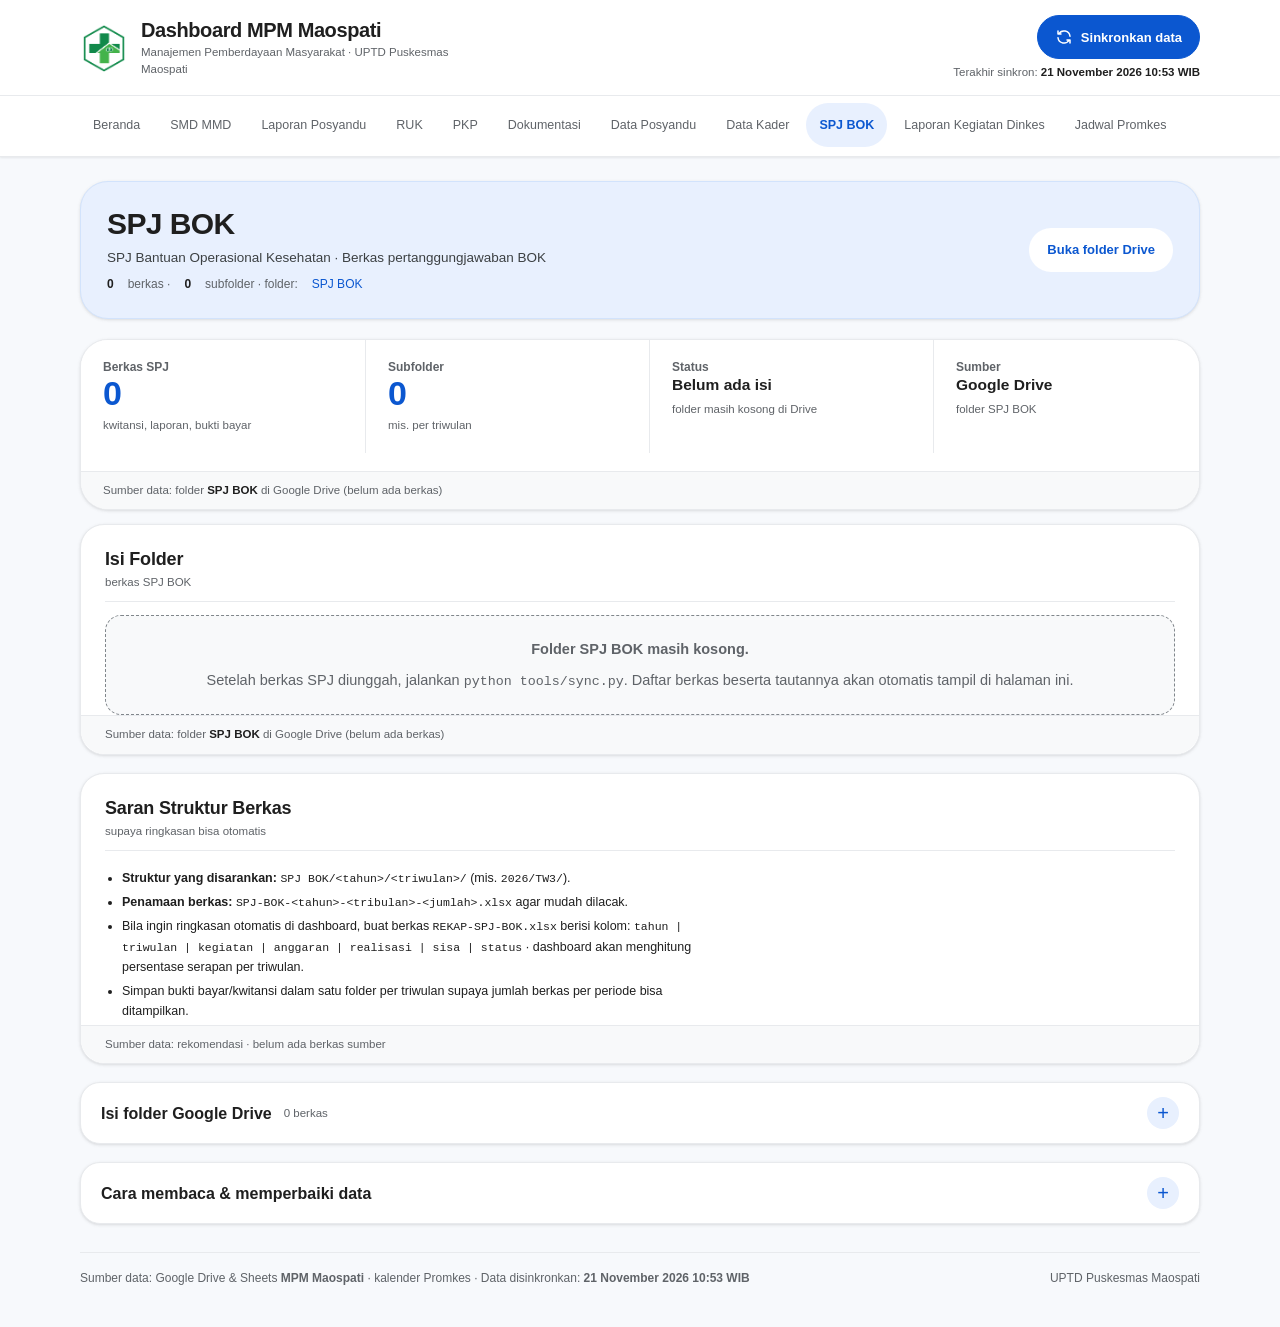
<file: spj-bok.html>
<!doctype html>
<html lang="id">
<head>
<meta charset="utf-8"/>
<meta name="viewport" content="width=device-width,initial-scale=1"/>
<meta name="theme-color" content="#f7f9fc"/>
<title>SPJ BOK · Dashboard MPM Maospati</title>
<meta name="description" content="Berkas pertanggungjawaban Bantuan Operasional Kesehatan"/>
<link rel="stylesheet" href="assets/style.css"/>
</head>
<body data-page="spj-bok">
<a class="skip" href="#main">Langsung ke isi</a>
<div class="topwrap">
  <header class="top">
    <div class="inner">
      <button class="menu-toggle" id="menutoggle" type="button" aria-expanded="false" aria-controls="navmenu" aria-label="Buka menu">
        <span class="menu-icon" aria-hidden="true"><span></span><span></span><span></span></span>
        <span class="menu-toggle-label">Menu</span>
      </button>
      <div class="brand">
        <img class="logo" src="assets/logo-puskesmas.png" alt="" width="95" height="105">
        <div>
          <h1>Dashboard MPM Maospati</h1>
          <p>Manajemen Pemberdayaan Masyarakat &middot; UPTD Puskesmas Maospati</p>
        </div>
      </div>
      <div id="drivebtn"></div>
    </div>
  </header>
  <nav class="menu" aria-label="Menu utama"><div class="navinner" id="navmenu"></div></nav>
</div>

<main class="wrap" id="main">
  <div class="pagehead">
    <div class="t">
      <h2 id="pagetitle">SPJ BOK</h2>
      <p id="pagesub">Berkas pertanggungjawaban Bantuan Operasional Kesehatan</p>
      <div class="stat-line" id="pagemeta"></div>
    </div>
    <div id="drivebtn2"></div>
  </div>

  <div class="banner" id="banner"></div>

<div class="grid k4" id="kpis" style="margin-bottom:14px"></div>
  <div class="grid k2">
<section class="card full"><h3>Isi Folder<span>berkas SPJ BOK</span></h3><div id="c-isi"></div><p class="src">Sumber data: folder <b>SPJ BOK</b> di Google Drive (belum ada berkas)</p></section><section class="card full"><h3>Saran Struktur Berkas<span>supaya ringkasan bisa otomatis</span></h3><div id="c-saran"></div><p class="src">Sumber data: rekomendasi · belum ada berkas sumber</p></section></div>

  <details class="utility">
    <summary><span id="treecard">Isi folder Google Drive</span> <span id="filecount">memuat</span></summary>
    <div class="body">
      <div class="tree" id="treehost"><p class="muted">Memuat daftar berkas...</p></div>
      <p class="note">Klik nama berkas atau folder untuk membukanya di Google Drive. Daftar ini mengikuti isi
      folder saat data disinkronkan ulang (<code>python tools/sync.py</code>).</p>
    </div>
  </details>

  <details class="utility">
    <summary>Cara membaca &amp; memperbaiki data</summary>
    <div class="body">
      <ul class="tl">
        <li>Setiap panel mencantumkan <b>sumber data</b> di bagian bawah kartu: nama berkas Excel atau
        spreadsheet asalnya, beserta folder Drive tempat berkas itu berada.</li>
        <li>Kalau angka di halaman berbeda dengan dugaan Anda, buka berkas Excel atau spreadsheet itu
        (tombol <b>Buka folder Drive</b> / <b>Buka spreadsheet</b> di atas) dan cocokkan kolomnya.</li>
        <li>Sesudah berkas diperbaiki di Drive atau spreadsheet disunting, tekan <b>Sinkronkan data</b> di kanan atas agar
        halaman menampilkan angka terbaru.</li>
        <li>Format berkas yang dipakai dashboard dijelaskan di README pada bagian
        "Saran perbaikan data".</li>
      </ul>
    </div>
  </details>

  <footer class="foot">
    <span>Sumber data: Google Drive &amp; Sheets <b>MPM Maospati</b> &middot; kalender Promkes &middot; <span id="synced">memuat…</span></span>
    <span>UPTD Puskesmas Maospati</span>
  </footer>
</main>

<script>window.__DATA__ = window.__DATA__ || {}; window.__DATA__["spj-bok"] = {"slug": "spj-bok", "menu": "SPJ BOK", "subjudul": "SPJ Bantuan Operasional Kesehatan", "deskripsi": "Berkas pertanggungjawaban BOK", "folder": {"id": "1YmIQquag2Qxr3jv3pFzBHjcCd8YB9mE9", "url": "https://drive.google.com/drive/folders/1YmIQquag2Qxr3jv3pFzBHjcCd8YB9mE9", "name": "SPJ BOK"}, "statistik": {"berkas": 0, "subfolder": 0}, "struktur": {"name": "SPJ BOK", "id": "1YmIQquag2Qxr3jv3pFzBHjcCd8YB9mE9", "url": "https://drive.google.com/drive/folders/1YmIQquag2Qxr3jv3pFzBHjcCd8YB9mE9", "files": [], "children": []}, "files": [], "analisa": {"kpi": {"berkas": 0, "folder": 0, "jenis": 0, "sumber": "-"}, "catatan": "belum ada berkas"}, "adaData": false, "generated": "21 November 2026 10:53 WIB"};</script>
<script src="assets/app.js"></script>
<script src="assets/pages/spj-bok.js"></script>
</body>
</html>
</file>
<file: assets/style.css>
/* Dashboard MPM Maospati
   Direction: Material pastel. Read DESIGN.md before changing tokens. */
:root{
  --paper:#f7f9fc;
  --surface:#ffffff;
  --surface-2:#f8f9fa;
  --surface-3:#f1f3f4;
  --ink:#1f1f1f;
  --mut:#5f6368;
  --rule:#e8eaed;
  --rule-strong:#80868b;
  --ac:#0b57d0;
  --ac-hover:#0842a0;
  --ac-soft:#e8f0fe;
  --ok:#137333; --ok-soft:#e6f4ea;
  --warn:#b06000; --warn-soft:#fef7e0;
  --bad:#c5221f; --bad-soft:#fce8e6;
  --radius:24px;
  --radius-sm:20px;
  --radius-xs:12px;
  --pill:999px;
  --wrap:1160px;
  --elev1:0 1px 2px rgba(60,64,67,.08),0 1px 3px 1px rgba(60,64,67,.06);
  --elev2:0 2px 6px rgba(60,64,67,.12),0 1px 2px rgba(60,64,67,.08);
  --sans:"Google Sans","Segoe UI Variable Text","Segoe UI",Roboto,"Helvetica Neue",Arial,sans-serif;
  --display:"Google Sans Display","Google Sans","Segoe UI Variable Display","Segoe UI",Roboto,Arial,sans-serif;
  --mono:"Roboto Mono","Cascadia Mono","Segoe UI Mono",Consolas,monospace;
}
*{box-sizing:border-box}
html{color-scheme:light;scroll-behavior:smooth}
body{margin:0;background:var(--paper);color:var(--ink);font:14.5px/1.6 var(--sans);-webkit-font-smoothing:antialiased}
a{color:var(--ac);text-decoration:none;text-underline-offset:3px}
a:hover{text-decoration:underline}
h1,h2,h3,h4{margin:0;font-family:var(--display);font-weight:600;letter-spacing:-.01em;color:var(--ink)}
p{margin:0 0 10px}
code{font-family:var(--mono);font-size:.92em}
img,svg{max-width:100%}
:focus-visible{outline:2px solid var(--ac);outline-offset:2px}
.skip{position:fixed;left:12px;top:-60px;z-index:100;background:var(--ac);color:#fff;padding:10px 16px;border-radius:var(--pill);font-weight:600;box-shadow:var(--elev2)}
.skip:focus{top:12px;text-decoration:none}

/* ---------- masthead + menu ---------- */
.topwrap{position:sticky;top:0;z-index:30;background:var(--surface);box-shadow:0 1px 2px rgba(60,64,67,.10)}
header.top{background:var(--surface);border-bottom:1px solid var(--rule)}
header.top .inner{max-width:var(--wrap);margin:0 auto;padding:15px 20px;display:flex;gap:18px;align-items:center;justify-content:space-between;flex-wrap:wrap}
.brand{display:flex;gap:13px;align-items:center;min-width:0}
.logo{width:48px;height:48px;flex:0 0 48px;display:block;object-fit:contain}
.brand h1{font-size:20px;line-height:1.2;letter-spacing:-.02em}
.brand p{margin:2px 0 0;color:var(--mut);font-size:11.5px;line-height:1.4;max-width:52ch}
#drivebtn{display:flex;flex-direction:column;align-items:flex-end;gap:5px;min-width:0}
#synctime{font-size:11.5px;line-height:1.4;color:var(--mut);text-align:right}
#synctime b{color:var(--ink);font-weight:600}
nav.menu{background:var(--surface);border-bottom:1px solid var(--rule)}
.menu-toggle{display:none;gap:11px;align-items:center;width:100%;min-height:44px;padding:0 10px;border:0;border-radius:12px;background:transparent;color:var(--ink);font:600 14px/1.2 var(--sans);cursor:pointer;text-align:left;transition:background-color .15s ease,color .15s ease}
.menu-toggle:hover{background:var(--surface-3)}
.menu-toggle[aria-expanded="true"]{color:var(--ac)}
.menu-toggle .menu-icon{width:20px;height:14px;display:flex;flex-direction:column;justify-content:space-between;flex:0 0 20px}
.menu-toggle .menu-icon span{display:block;height:2px;flex:0 0 2px;border-radius:2px;background:currentColor;transition:transform .18s ease,opacity .18s ease}
.menu-toggle[aria-expanded="true"] .menu-icon span:nth-child(1){transform:translateY(6px) rotate(45deg)}
.menu-toggle[aria-expanded="true"] .menu-icon span:nth-child(2){opacity:0}
.menu-toggle[aria-expanded="true"] .menu-icon span:nth-child(3){transform:translateY(-6px) rotate(-45deg)}
nav.menu .navinner{max-width:var(--wrap);margin:0 auto;padding:7px 20px 9px;display:flex;gap:4px;overflow-x:auto;scrollbar-width:none}
nav.menu .navinner::-webkit-scrollbar{display:none}
nav.menu a{display:flex;align-items:center;min-height:44px;padding:0 13px;border:0;border-radius:var(--pill);color:var(--mut);font-size:12.5px;font-weight:500;white-space:nowrap}
nav.menu a:hover{color:var(--ink);background:var(--surface-3);text-decoration:none}
nav.menu a.on{color:var(--ac);background:var(--ac-soft);font-weight:600}

/* ---------- page frame ---------- */
.wrap{max-width:var(--wrap);margin:0 auto;padding:0 20px 40px}
.pagehead{display:flex;gap:18px;align-items:flex-start;justify-content:space-between;flex-wrap:wrap;margin:24px 0 20px;padding:24px 26px;background:var(--ac-soft);border:1px solid #d2e3fc;border-radius:28px;box-shadow:var(--elev1)}
.pagehead .t{flex:1 1 520px;min-width:0}
.pagehead .t h2{font-size:30px;line-height:1.2;letter-spacing:-.02em}
.pagehead .t p{margin:5px 0 0;color:#3c4043;font-size:13.5px;max-width:72ch}
.pagehead .t .stat-line{color:var(--mut)}
.pagehead #drivebtn2{min-width:0;align-self:center}
.pagehead #drivebtn2:empty{display:none}
.btn{display:inline-flex;gap:8px;align-items:center;justify-content:center;min-height:44px;border:1px solid transparent;background:var(--ac-soft);color:var(--ac);padding:8px 17px;border-radius:var(--pill);font-size:13px;font-weight:600;box-shadow:none;cursor:pointer;text-decoration:none;transition:background-color .15s ease,color .15s ease,border-color .15s ease}
.btn:hover{background:#d2e3fc;color:var(--ac-hover);text-decoration:none}
.btn.primary{background:var(--ac);border-color:var(--ac);color:#fff}
.btn.primary:hover{background:var(--ac-hover);border-color:var(--ac-hover);color:#fff}
.btn[disabled]{opacity:.6;cursor:progress}
.pagehead .btn{background:var(--surface);color:var(--ac)}
.pagehead .btn:hover{background:var(--surface-2);color:var(--ac-hover)}
.sync-icon{width:18px;height:18px;flex:0 0 18px;display:inline-block}
#btnsync[aria-busy="true"] .sync-icon{animation:spin 1s linear infinite}
@keyframes spin{to{transform:rotate(360deg)}}

/* ---------- grids + panels ---------- */
.grid{display:grid;gap:18px}
.grid>p.src{grid-column:1/-1;margin:0;padding:11px 14px;border:1px solid var(--rule);background:var(--surface-2);border-radius:16px}
.k4{grid-template-columns:repeat(auto-fit,minmax(200px,1fr))}
.k2{display:flex;flex-wrap:wrap;gap:18px}
.k2>.card{flex:1 1 320px;min-width:0}
.k2>.card.full{flex:1 1 100%}
.card.full{grid-column:1/-1}

/* directory: the nine menu pages are a list, not nine identical cards */
.dir{display:grid;grid-template-columns:repeat(2,minmax(0,1fr));border:1px solid var(--rule);border-radius:28px;background:var(--surface);overflow:hidden;box-shadow:var(--elev1)}
.dirrow{display:grid;grid-template-columns:34px minmax(0,1fr) auto;gap:12px;align-items:start;padding:15px 20px;border-bottom:1px solid var(--rule);color:inherit;text-decoration:none;min-width:0;min-height:56px;transition:background-color .15s ease}
.dirrow:nth-child(odd){border-right:1px solid var(--rule)}
.dirrow:last-child{border-bottom:0}
.dirrow:last-child:nth-child(odd){grid-column:1/-1;border-right:0}
.dirrow:hover{background:#f8faff;text-decoration:none}
.dirrow:focus-visible{outline:2px solid var(--ac);outline-offset:-2px}
.dirrow .no{width:30px;height:30px;display:grid;place-items:center;border-radius:50%;background:var(--ac-soft);color:var(--ac);font:600 12px/1 var(--sans);font-variant-numeric:tabular-nums}
.dirrow .ti{min-width:0;font-family:var(--sans);font-size:16px;font-weight:600;line-height:1.3}
.dirrow .ti .sub{display:block;margin-top:2px;font-family:var(--sans);font-size:11.5px;font-weight:400;line-height:1.4;color:var(--mut)}
.dirrow .meta{display:flex;gap:6px;align-items:center;justify-content:flex-end;flex-wrap:wrap;text-align:right;font-size:11.5px;line-height:1.4;color:var(--mut);padding-top:2px}
.dirrow .meta .pill{font-size:10.5px}
.card{display:flex;flex-direction:column;background:var(--surface);border:1px solid var(--rule);border-radius:var(--radius);padding:22px 24px;box-shadow:var(--elev1);min-width:0}
.card>h3{display:block;font-size:18px;line-height:1.35;margin:0 0 13px;padding-bottom:10px;border-bottom:1px solid var(--rule)}
.card>h3 span{display:block;margin-top:3px;color:var(--mut);font-family:var(--sans);font-weight:400;font-size:11.5px;line-height:1.45;letter-spacing:0;text-align:left}

/* summary strip: one tonal surface, not four floating cards */
#kpis{display:grid;grid-template-columns:repeat(4,minmax(0,1fr));border:1px solid var(--rule);background:var(--surface);border-radius:28px;margin-bottom:20px;overflow:hidden;box-shadow:var(--elev1)}
#kpis .kpi{display:block;border:0;border-radius:0;box-shadow:none;padding:19px 22px;min-width:0;background:var(--surface)}
#kpis .kpi+.kpi{border-left:1px solid var(--rule)}
#kpis p.src{grid-column:1/-1;margin:0;border:0;border-top:1px solid var(--rule);border-radius:0;background:var(--surface-2);padding:10px 22px}
@media (min-width:721px){#kpis .kpi.wide{grid-column:span 2}}
.kpi .v{font-family:var(--display);font-size:34px;line-height:1.1;font-weight:600;letter-spacing:-.02em;color:var(--ac);font-variant-numeric:tabular-nums}
.kpi .v.text{font-family:var(--sans);font-size:15.5px;line-height:1.35;font-weight:600;letter-spacing:0;color:var(--ink);overflow-wrap:anywhere}
.kpi .l{color:var(--mut);font:600 12px/1.35 var(--sans);letter-spacing:0;text-transform:none}
.kpi .s{color:var(--mut);font-size:11.5px;margin-top:5px;line-height:1.4;overflow-wrap:anywhere}

/* ---------- source note ---------- */
p.src{margin:auto -24px -22px;padding:10px 24px;border-top:1px solid var(--rule);background:var(--surface-2);font-size:11.5px;line-height:1.5;color:var(--mut);border-radius:0 0 var(--radius) var(--radius);overflow-wrap:anywhere}
p.src code{background:var(--surface);border:1px solid var(--rule);border-radius:6px;padding:0 5px;font-size:10.5px;color:var(--ink)}
p.src b{color:var(--ink)}
p.src a{color:var(--ac)}

/* ---------- tables ---------- */
table{border-collapse:collapse;width:100%;font-size:13px;font-variant-numeric:tabular-nums}
th,td{text-align:left;padding:11px 12px;border-bottom:1px solid var(--rule);vertical-align:top}
th{color:var(--mut);font-size:12px;font-weight:600;text-transform:none;letter-spacing:0;background:var(--surface-2);border-bottom:1px solid var(--rule)}
tbody th{background:var(--surface);color:var(--ink);font-weight:500}
tfoot th,tfoot td{background:var(--surface-2);font-weight:600;border-top:1px solid var(--rule);border-bottom:0}
td.num,th.num{text-align:right}
.cellsub{display:block;margin-top:3px;font-size:11px;line-height:1.4;color:var(--mut)}
tbody tr:hover{background:#f8faff}
tbody tr:last-child td{border-bottom:0}
th.sortable{padding:0}
.sort-btn{position:relative;display:flex;align-items:center;width:100%;min-height:44px;padding:11px 16px 11px 12px;border:0;border-radius:4px;background:transparent;color:inherit;font:inherit;font-weight:inherit;letter-spacing:inherit;text-align:left;cursor:pointer}
th.num .sort-btn{justify-content:flex-end;text-align:right}
.sort-btn:hover{color:var(--ac)}
.sort-btn:focus-visible{outline:2px solid var(--ac);outline-offset:-2px}
.sort-ind{position:absolute;right:6px;top:50%;width:0;height:0;margin-top:-2.5px;border-left:4px solid transparent;border-right:4px solid transparent;border-bottom:5px solid currentColor;opacity:.32;transition:opacity .15s ease,transform .15s ease}
.sort-btn:hover .sort-ind{opacity:.65}
th[aria-sort="ascending"],th[aria-sort="descending"]{color:var(--ac)}
th[aria-sort="ascending"] .sort-ind,th[aria-sort="descending"] .sort-ind{opacity:1}
th[aria-sort="descending"] .sort-ind{transform:rotate(180deg)}
.scroll{overflow:auto;max-height:520px;border:1px solid var(--rule);border-radius:18px;background:var(--surface);scrollbar-gutter:stable;-webkit-overflow-scrolling:touch}
.scroll th{position:sticky;top:0;z-index:1}
.scroll table{min-width:100%}
.chart-scroll{overflow-x:auto;scrollbar-gutter:stable;-webkit-overflow-scrolling:touch}
.chart-scroll svg{display:block;width:100%;height:auto}

/* ---------- bar charts ---------- */
.bars{display:flex;flex-direction:column;gap:9px}
.bar{display:grid;grid-template-columns:minmax(120px,38%) 1fr 76px;gap:10px;align-items:center;font-size:12.5px}
.bar .lab{line-height:1.35;min-width:0}
.bar .track{height:10px;background:#eef1f4;border:0;border-radius:var(--pill);overflow:hidden}
.bar .fill{height:100%;border-radius:var(--pill)}
.bar .val{text-align:right;color:var(--mut);font-variant-numeric:tabular-nums;font-size:11.5px}

/* ---------- heatmap / matrix ---------- */
.mx{display:grid;gap:3px;font-size:10.5px;align-items:stretch}
body[data-page="laporan-posyandu"] #c-matriks .mx{max-width:620px;margin:0 auto}
body[data-page="laporan-posyandu"] #c-matriks .mx>.hd{text-align:left}
body[data-page="laporan-posyandu"] #c-matriks .mx>div{text-align:center}
.mx .cell{height:34px;border-radius:8px;display:grid;place-items:center;font-weight:600;color:var(--ink);font-variant-numeric:tabular-nums}
.mx .hd{min-height:34px;display:flex;align-items:center;color:var(--mut);padding:2px 8px 2px 0;line-height:1.2}

/* ---------- status chips ---------- */
.pill{display:inline-flex;align-items:center;padding:3px 9px;border-radius:var(--pill);font-size:11px;font-weight:600;line-height:1.4;border:0;white-space:nowrap;background:var(--surface-3);color:#3c4043}
.pill.ok{color:var(--ok);background:var(--ok-soft)}
.pill.no{color:var(--bad);background:var(--bad-soft)}
.pill.wr{color:var(--warn);background:var(--warn-soft)}
.legend{display:flex;gap:14px;flex-wrap:wrap;color:var(--mut);font-size:12px;margin-top:10px;align-items:center}
.sw{width:11px;height:11px;border-radius:4px;display:inline-block;margin-right:6px;vertical-align:-1px}
ul.tl{margin:0;padding-left:17px;font-size:12.5px;max-width:86ch}
ul.tl li{margin:4px 0}
.note{font-size:12px;color:var(--mut);margin:10px 0 0}
.muted{color:var(--mut)}
.empty{border:1px dashed var(--rule-strong);border-radius:16px;padding:22px;text-align:center;color:var(--mut);background:var(--surface-2)}

/* ---------- agenda ---------- */
ul.agenda{list-style:none;margin:0;padding:0;display:flex;flex-direction:column;gap:8px}
ul.agenda li{display:flex;gap:12px;align-items:flex-start;border-bottom:1px solid var(--rule);padding-bottom:10px}
ul.agenda li:last-child{border-bottom:0;padding-bottom:0}
ul.agenda .tgl{flex:0 0 88px;background:var(--ac-soft);color:var(--ac);border:0;border-radius:12px;text-align:center;font-size:11.5px;font-weight:600;padding:7px 4px;line-height:1.3}
ul.agenda .ket{flex:1;min-width:0;font-size:12.5px}
ul.agenda .ket b{display:block}
ul.agenda .ket .muted{font-size:11.5px}

/* ---------- calendar embed ---------- */
.cal-wrap{position:relative;width:100%;aspect-ratio:4/3;min-height:520px;border:1px solid var(--rule);border-radius:18px;overflow:hidden;background:var(--surface-2)}
.cal-wrap iframe{position:absolute;inset:0;width:100%;height:100%;border:0}

/* ---------- Drive tree ---------- */
.tree{font-size:12.5px}
.tree .fld{margin:12px 0 4px;font-weight:600}
.tree .fld .cnt{color:var(--mut);font-weight:400;font-size:11.5px}
.tree .file{display:flex;gap:9px;align-items:baseline;padding:6px 0 6px 16px;border-bottom:1px solid var(--rule)}
.tree .file .nm{flex:1;min-width:0;overflow:hidden;text-overflow:ellipsis;white-space:nowrap}
.tree .file .mod{color:var(--mut);font-size:11px;white-space:nowrap}
.tree .file .ext{font-size:10px;color:var(--mut);border:0;border-radius:6px;padding:1px 6px;background:var(--surface-3)}

/* ---------- controls + notices ---------- */
.rowctl{display:flex;gap:10px;flex-wrap:wrap;align-items:center;margin-bottom:12px}
.rowctl label{display:flex;align-items:center;gap:8px;min-width:0;max-width:100%;font-size:12.5px;color:var(--mut)}
select,input[type=search],input[type=text]{background:var(--surface-3);color:var(--ink);border:1px solid transparent;border-radius:var(--radius-xs);padding:8px 12px;font:inherit;font-size:13px;min-height:44px;min-width:0;max-width:100%;transition:background-color .15s ease,border-color .15s ease,box-shadow .15s ease}
select:hover,input[type=search]:hover,input[type=text]:hover{background:#e8eaed}
select:focus-visible,input:focus-visible{outline:2px solid var(--ac);outline-offset:1px;background:var(--surface);border-color:var(--ac)}
.banner{display:none;gap:9px;align-items:center;border:1px solid #f9d67a;background:var(--warn-soft);color:var(--ink);border-radius:16px;padding:11px 14px;font-size:12.5px;margin:14px 0}
.banner.on{display:flex}
.banner code{background:var(--surface);border:1px solid #f1e3b5;border-radius:6px;padding:0 4px}

/* ---------- collapsed utilities ---------- */
details.utility{margin-top:18px;border:1px solid var(--rule);background:var(--surface);border-radius:var(--radius-sm);box-shadow:var(--elev1);overflow:hidden}
details.utility>summary{display:flex;align-items:center;gap:12px;min-height:56px;padding:14px 20px;cursor:pointer;font-family:var(--sans);font-size:16px;font-weight:600;list-style:none;border-radius:var(--radius-sm);transition:background-color .15s ease,color .15s ease}
details.utility>summary::-webkit-details-marker{display:none}
details.utility>summary::after{content:"+";width:32px;height:32px;flex:0 0 32px;margin-left:auto;display:grid;place-items:center;border-radius:50%;background:var(--ac-soft);color:var(--ac);font-family:var(--sans);font-size:20px;font-weight:500;line-height:1}
details.utility[open]>summary::after{content:"\2212"}
details.utility>summary:hover{color:var(--ac);background:var(--surface-2)}
details.utility>summary:focus-visible{outline:2px solid var(--ac);outline-offset:-2px}
details.utility .body{padding:14px 20px 18px;border-top:1px solid var(--rule)}
details.utility .body .note{margin-top:12px}
#treecard{min-width:0}
#filecount{font-family:var(--sans);font-size:11.5px;font-weight:400;color:var(--mut);white-space:nowrap}

footer.foot{margin-top:28px;padding-top:16px;border-top:1px solid var(--rule);color:var(--mut);font-size:12px;display:flex;flex-wrap:wrap;gap:10px;justify-content:space-between}
.stat-line{display:flex;gap:14px;flex-wrap:wrap;color:var(--mut);font-size:12px;margin-top:6px}
.stat-line b{color:var(--ink)}

/* ---------- responsive ---------- */
@media (max-width:720px){
  header.top .inner{display:grid;grid-template-columns:44px minmax(0,1fr) 44px;grid-template-rows:auto auto;gap:1px 9px;align-items:center;padding:7px 10px 7px 7px}
  .menu-toggle{display:flex;grid-column:1;grid-row:1;width:44px;height:44px;min-height:44px;padding:0;justify-content:center;border-radius:50%;align-self:center}
  .menu-toggle-label{display:none}
  .brand{grid-column:2;grid-row:1;gap:9px}
  .brand .logo{width:34px;height:34px;flex-basis:34px}
  .brand h1{font-size:16px;line-height:1.2}
  .brand p{display:none}
  #drivebtn{display:contents}
  #btnsync{grid-column:3;grid-row:1;width:44px;height:44px;min-width:44px;min-height:44px;padding:0;border-radius:50%;align-self:center}
  .sync-label{display:none}
  .sync-icon{width:19px;height:19px;flex-basis:19px}
  #synctime{grid-column:2/4;grid-row:2;text-align:left;font-size:10.5px;line-height:1.35;white-space:normal;overflow-wrap:anywhere}
  nav.menu{display:none;border-bottom:1px solid var(--rule);box-shadow:0 6px 14px rgba(60,64,67,.10)}
  nav.menu.open{display:block}
  nav.menu .navinner{display:flex;flex-direction:column;gap:2px;padding:8px 16px 12px;max-height:calc(100vh - 96px);overflow-y:auto;overflow-x:hidden;scrollbar-width:thin}
  nav.menu a{min-height:48px;padding:0 14px;border-radius:12px;font-size:14px}
  nav.menu a.on{background:var(--ac-soft)}
  .wrap{padding:0 16px 32px}
  .pagehead{margin:18px 0 16px;padding:20px;border-radius:24px;gap:14px}
  .pagehead .t{flex-basis:100%}
  .pagehead .t h2{font-size:26px}
  .pagehead .t p{font-size:13px}
  .pagehead #drivebtn2,.pagehead #drivebtn2 .btn{width:100%}
  .grid{gap:14px}
  .k2{gap:14px}
  .k2>.card{flex-basis:100%}
  .card{padding:18px;border-radius:var(--radius-sm)}
  .card>h3{font-size:17px}
  p.src{margin:auto -18px -18px;padding:10px 18px;border-radius:0 0 var(--radius-sm) var(--radius-sm)}
  #kpis{grid-template-columns:repeat(2,minmax(0,1fr));border-radius:24px}
  #kpis .kpi{padding:16px}
  #kpis .kpi:nth-child(odd){border-left:0}
  #kpis .kpi:nth-child(n+3){border-top:1px solid var(--rule)}
  #kpis p.src{padding:10px 16px}
  .kpi .v{font-size:30px}
  .kpi .v.text{font-size:14.5px}
  .kpi .l{font-size:11.5px}
  details.utility>summary{padding:14px 16px}
  details.utility .body{padding:14px 16px 16px}
  .cal-wrap{min-height:420px;border-radius:16px}
  .bar{grid-template-columns:minmax(92px,38%) 1fr 60px;gap:8px;font-size:12px}
  .bar .track{height:9px}
  .mx .cell{height:32px}
  .mx .hd{min-height:32px}
  .dir{grid-template-columns:1fr;border-radius:24px}
  .dirrow{grid-template-columns:30px minmax(0,1fr);padding:14px 16px}
  .dirrow:nth-child(odd){border-right:0}
  .dirrow:last-child:nth-child(odd){grid-column:auto}
  .dirrow .no{width:28px;height:28px}
  .dirrow .ti{font-size:15.5px}
  .dirrow .meta{grid-column:2;justify-content:flex-start;text-align:left;margin-top:4px}
  .chart-scroll svg{min-width:640px}
  .scroll table{font-size:12px}
  .scroll table th,.scroll table td{padding:9px 4px}
  .scroll table th.sortable{padding:0}
  .scroll table .sort-btn{min-width:44px;min-height:44px;padding:10px 10px 10px 5px}
  .scroll table .sort-ind{right:2px}
  .scroll th:first-child,.scroll td:first-child{position:sticky;left:0;z-index:2;background:var(--surface);box-shadow:1px 0 0 var(--rule)}
  .scroll th:first-child{z-index:3;background:var(--surface-2)}
  .scroll tbody tr:hover td:first-child{background:#f8faff}
  .tree .file{flex-wrap:wrap}
  .tree .file .nm{white-space:normal;overflow:visible;text-overflow:clip;flex:1 1 100%}
  .tree .file .mod{margin-left:25px}
  /* tabel rincian PKP digeser mendatar, bukan diremas jadi kolom sempit */
  body[data-page="pkp"] #t-desa table{min-width:560px}
}
@media (max-width:350px){
  .pagehead{padding:18px}
  .pagehead .t h2{font-size:24px}
  .brand h1{font-size:15px}
  .brand .logo{width:30px;height:30px;flex-basis:30px}
  #kpis{grid-template-columns:1fr}
  #kpis .kpi{border-left:0}
  #kpis .kpi+ .kpi{border-top:1px solid var(--rule)}
  .kpi .v{font-size:28px}
  .kpi .v.text{font-size:14px}
  ul.agenda .tgl{flex-basis:74px}
}
@media (prefers-reduced-motion:reduce){
  html{scroll-behavior:auto}
  *,*::before,*::after{animation:none!important;transition:none!important}
}
@media print{
  body{background:#fff}
  .topwrap,#drivebtn,#drivebtn2,.banner,.btn,details.utility{display:none!important}
  .wrap{max-width:none;padding:0}
  .card{break-inside:avoid;border:1px solid #bbb;box-shadow:none;border-radius:0}
  .pagehead{margin:0 0 16px;padding:0;background:#fff;border:0;box-shadow:none}
  .pagehead .t h2{font-size:24px}
  .pagehead .t p{color:#333}
  #kpis{border:1px solid #bbb;box-shadow:none;border-radius:0}
  #kpis .kpi{padding:12px}
  #kpis p.src{background:transparent}
  p.src{margin:0;padding:8px 0;background:transparent;border-top:1px solid #bbb;border-radius:0}
  .scroll{max-height:none;overflow:visible;border:0;border-radius:0}
  .scroll th{position:static;background:transparent}
  th{background:transparent}
  .dir{box-shadow:none;border-radius:0}
  .pill{border:1px solid #999}
  a{color:inherit;text-decoration:none}
}
</file>
